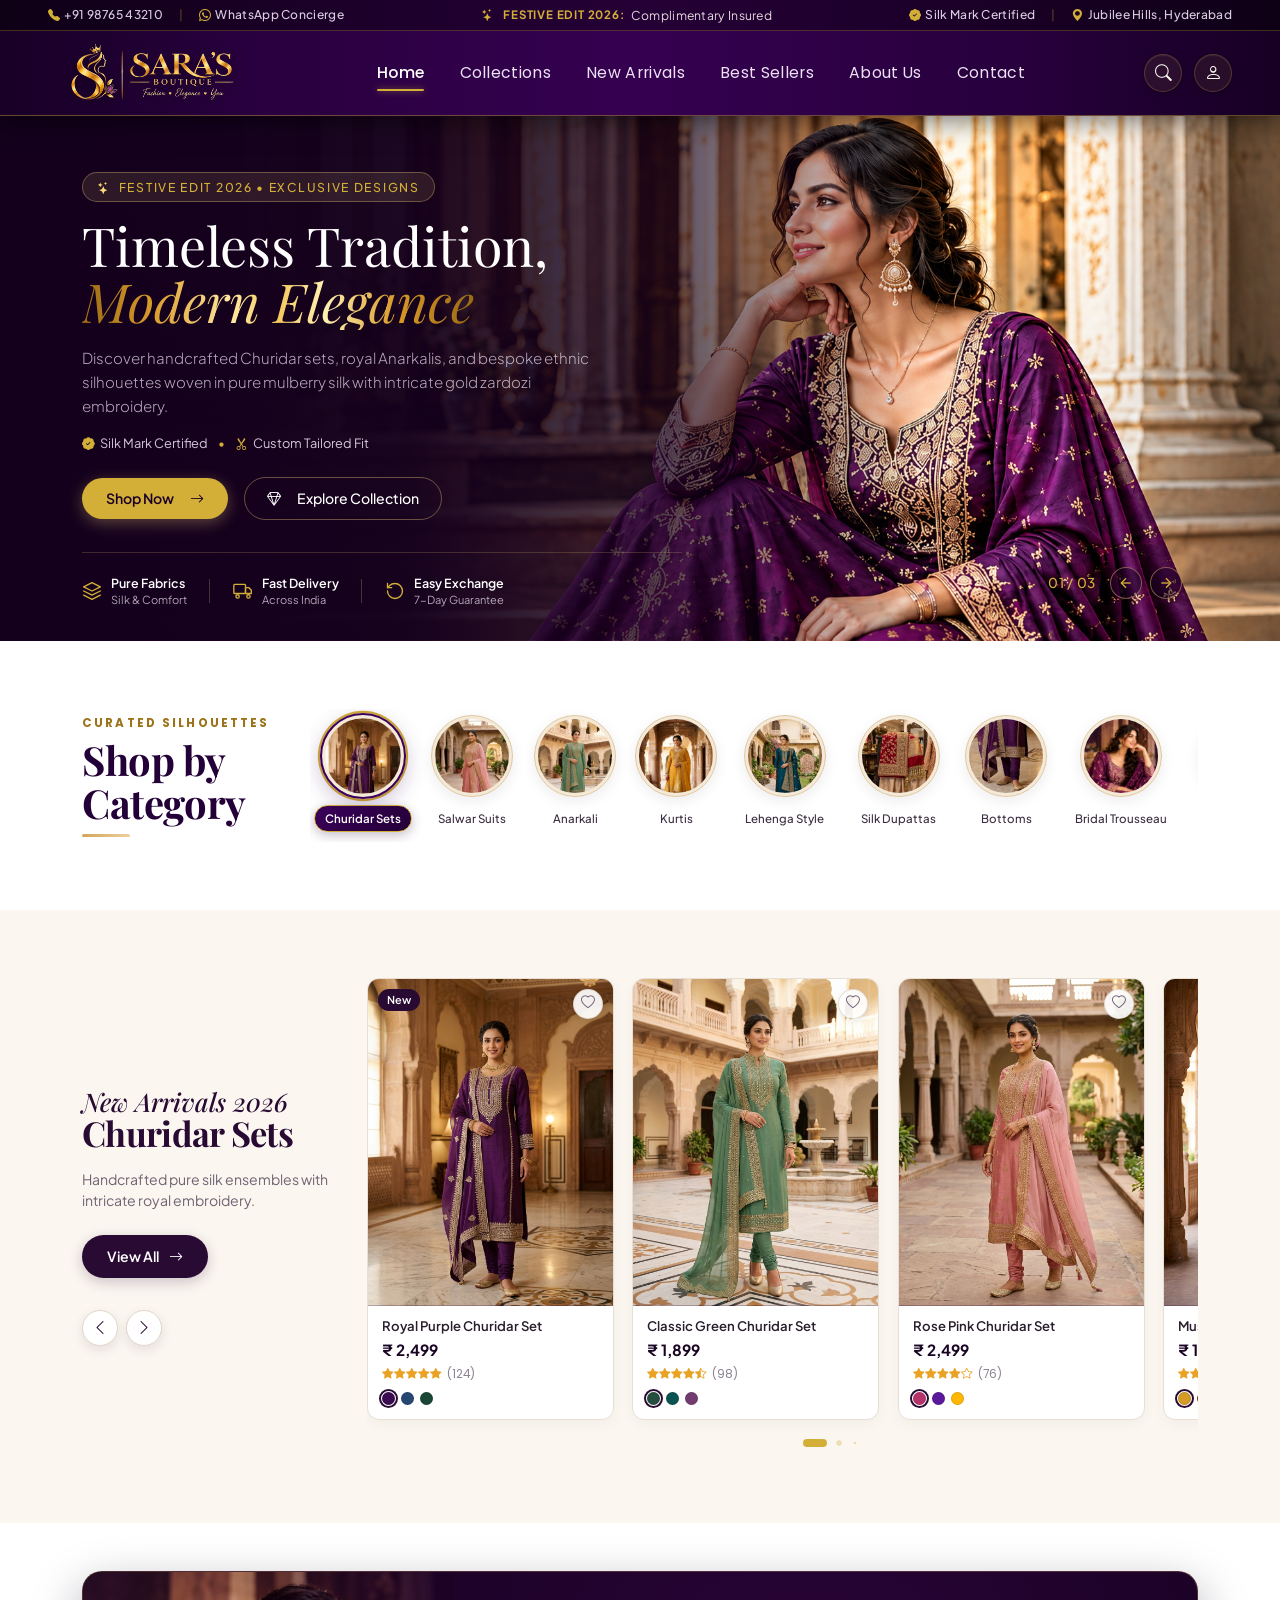
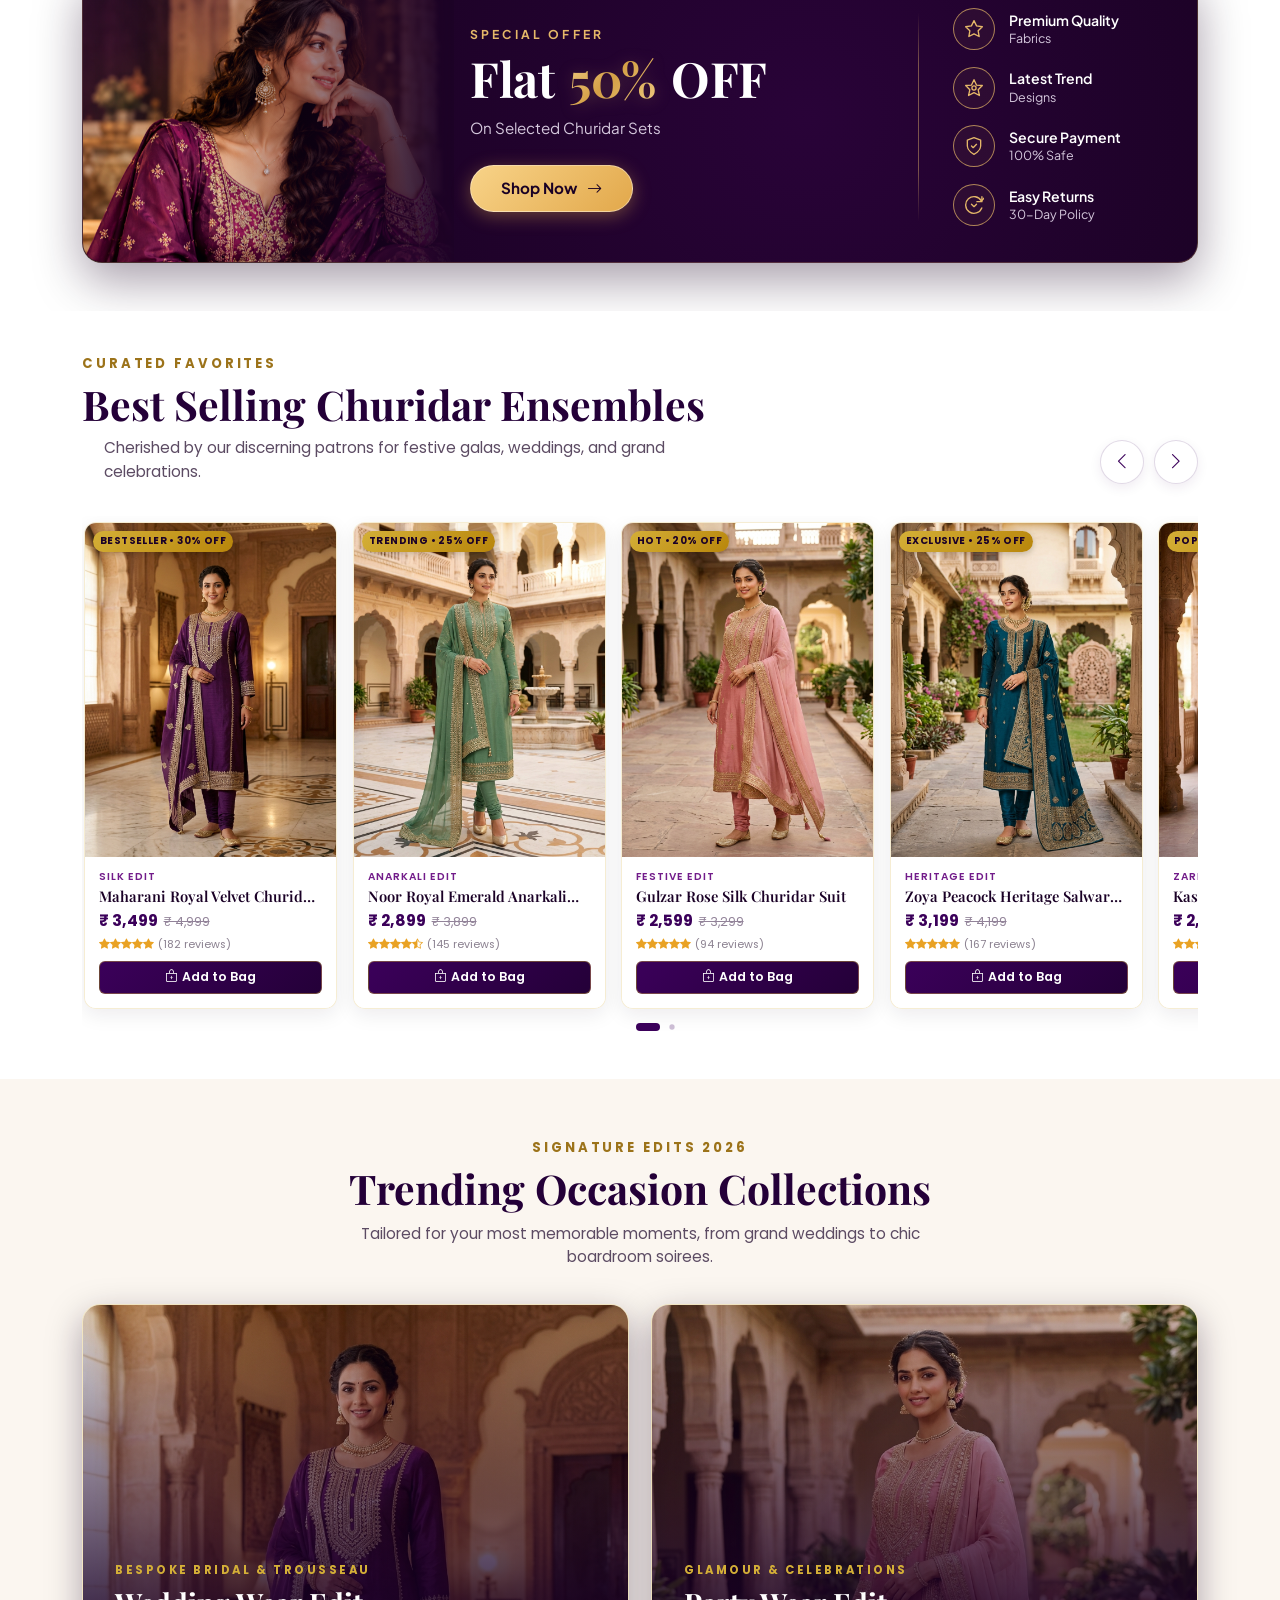
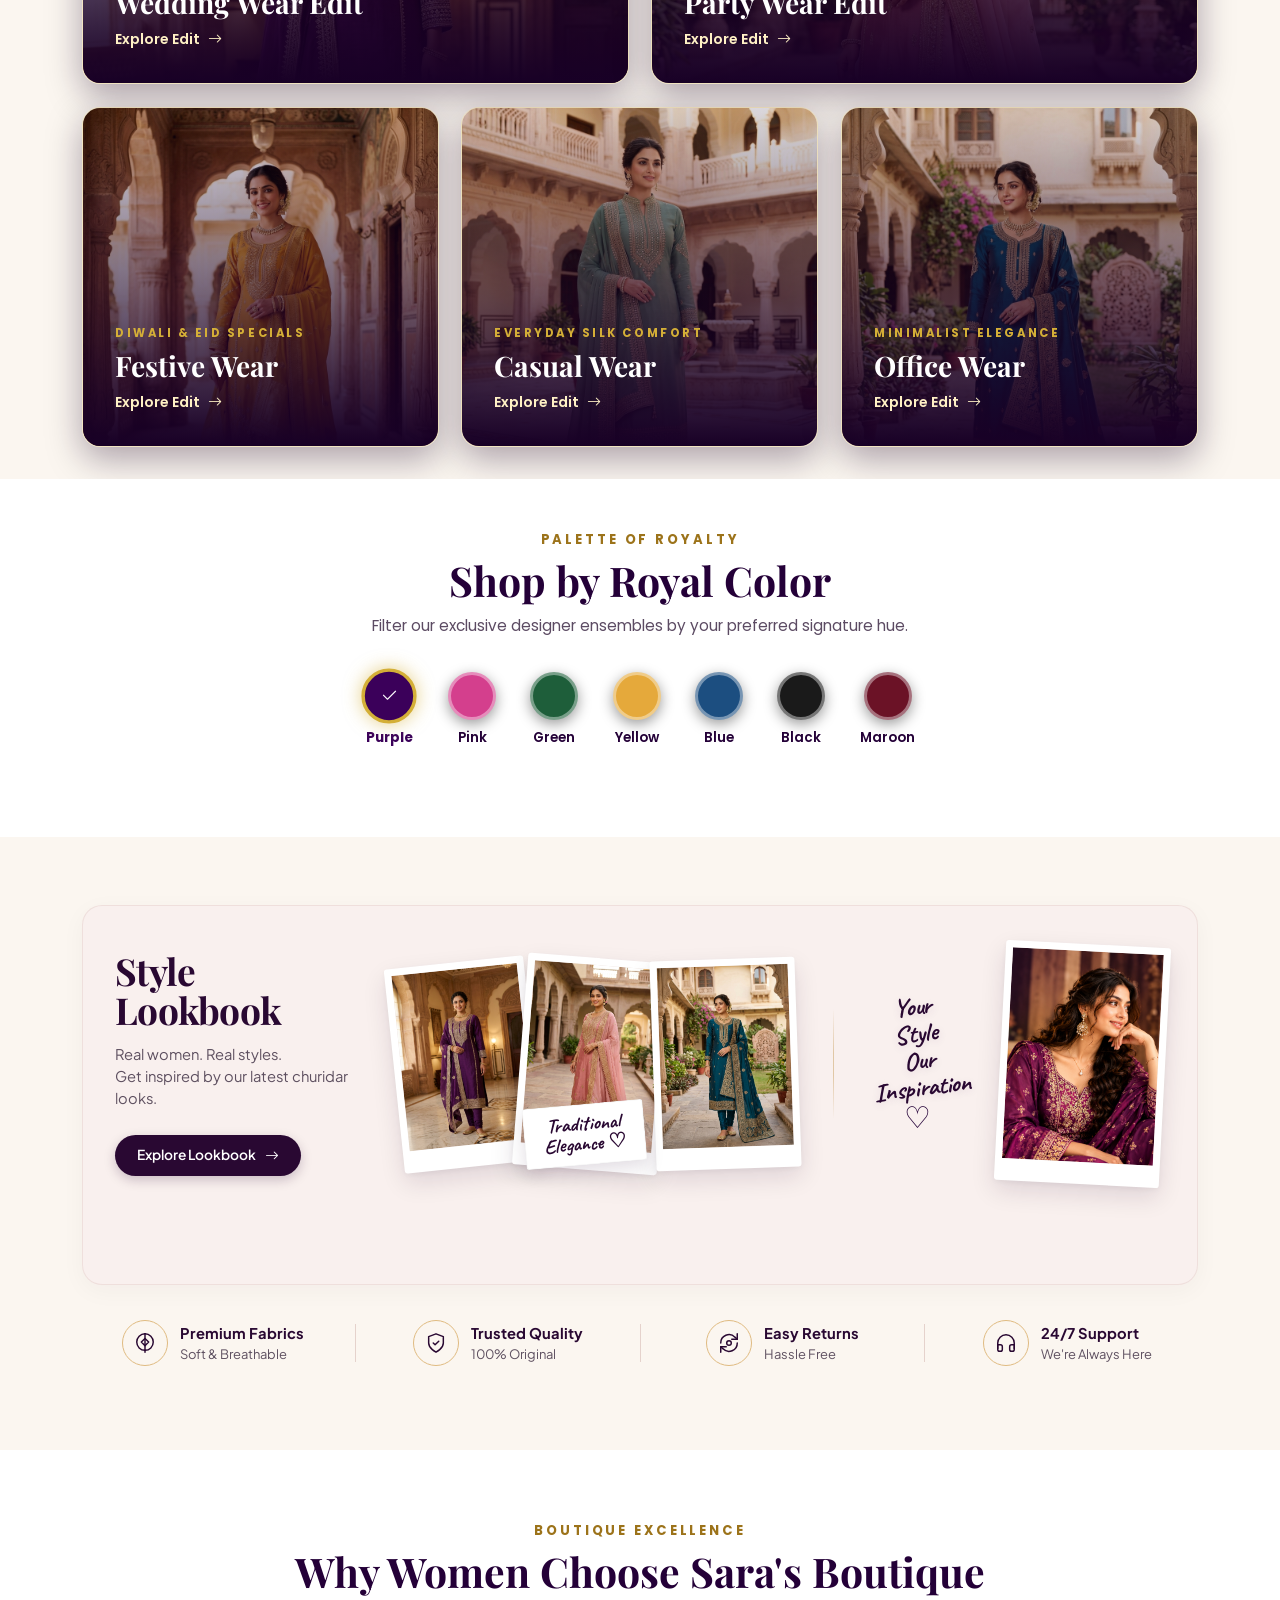
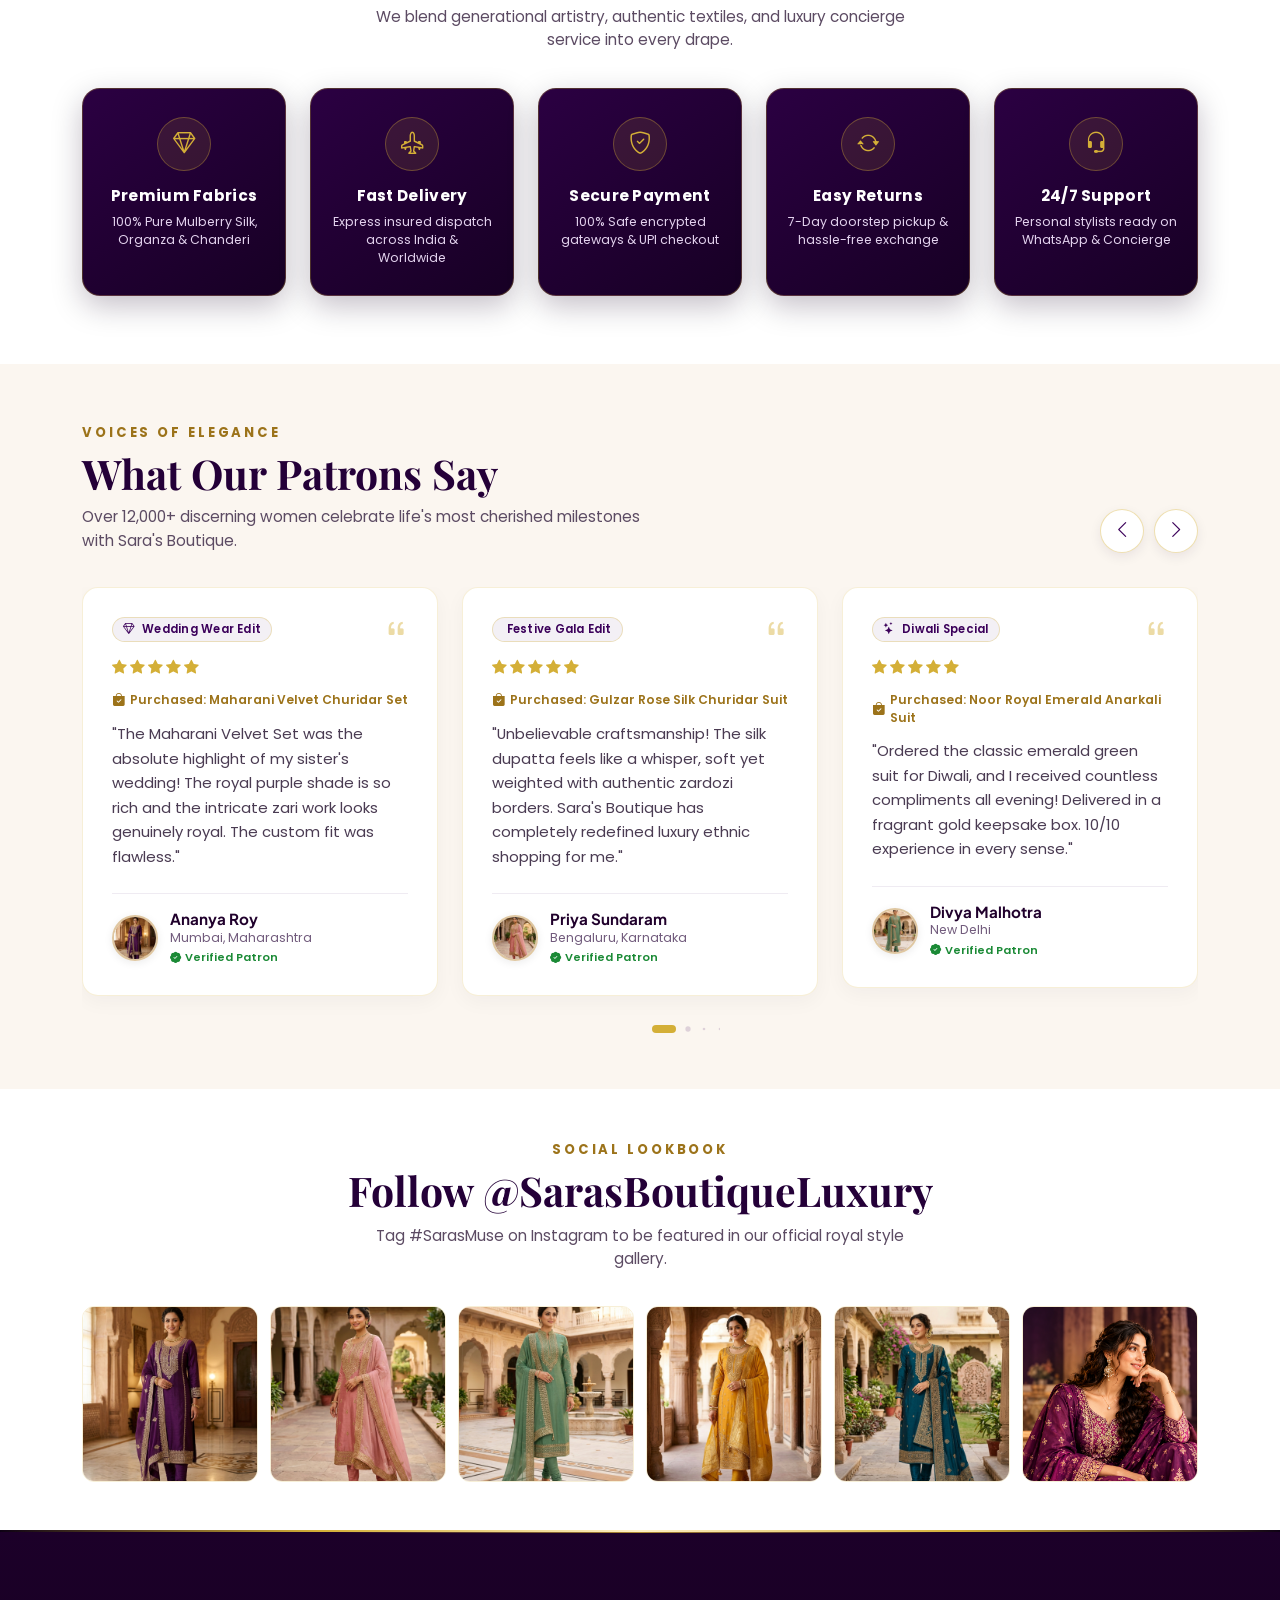
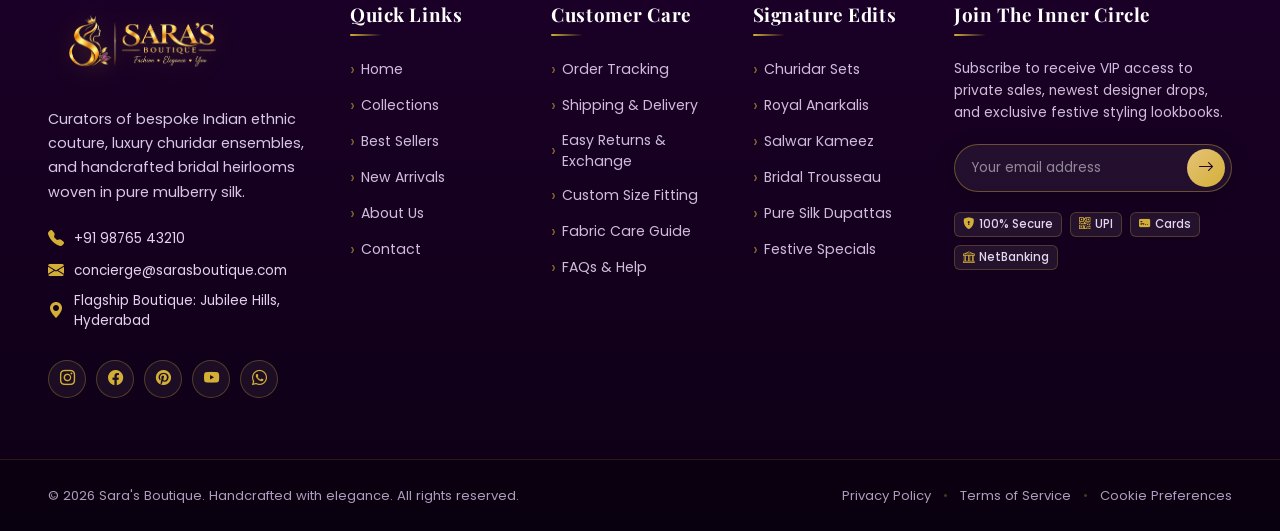
<file: index.html>
<!DOCTYPE html>
<html lang="en">

<head>
    <meta charset="UTF-8">
    <meta name="viewport" content="width=device-width, initial-scale=1.0">
    <title>Sara's Boutique | Luxury Indian Ethnic Fashion &amp; Designer Churidar Sets</title>
    <meta name="description"
        content="Discover handcrafted luxury Indian ethnic fashion at Sara's Boutique. Shop exclusive Churidar Sets, royal Anarkalis, designer Salwar Suits, and Silk Dupattas woven in pure mulberry silk with zardozi embroidery.">
    <meta name="keywords"
        content="Sara's Boutique, Churidar sets, designer salwar suits, royal anarkali, silk dupattas, indian ethnic wear, bridal trousseau, festive wear">
    <meta name="author" content="Sara's Boutique">
    <meta name="theme-color" content="#180026">
    <link rel="canonical" href="http://127.0.0.1:5500/index.html">

    <!-- Open Graph / Social SEO -->
    <meta property="og:type" content="website">
    <meta property="og:title" content="Sara's Boutique | Luxury Indian Ethnic Fashion &amp; Designer Churidar Sets">
    <meta property="og:description"
        content="Handcrafted designer Churidar sets, royal Anarkalis, and pure silk ethnic ensembles for festive galas, weddings, and celebrations.">
    <meta property="og:image" content="img/offbanner.png">
    <meta property="og:url" content="http://127.0.0.1:5500/index.html">

    <!-- Twitter Card SEO -->
    <meta name="twitter:card" content="summary_large_image">
    <meta name="twitter:title" content="Sara's Boutique | Luxury Indian Ethnic Fashion">
    <meta name="twitter:description"
        content="Handcrafted designer Churidar sets, royal Anarkalis, and pure silk ethnic ensembles.">
    <meta name="twitter:image" content="img/offbanner.png">

    <!-- Schema.org JSON-LD Structured Data for SEO -->
    <script type="application/ld+json">
    {
      "@context": "https://schema.org",
      "@type": "ClothingStore",
      "name": "Sara's Boutique",
      "description": "Luxury Indian Ethnic Fashion & Designer Churidar Sets",
      "url": "http://127.0.0.1:5500/index.html",
      "logo": "img/logo1.png",
      "image": "img/offbanner.png",
      "telephone": "+91-9876543210",
      "email": "concierge@sarasboutique.com",
      "priceRange": "₹₹ - ₹₹₹₹",
      "address": {
        "@type": "PostalAddress",
        "streetAddress": "Jubilee Hills",
        "addressLocality": "Hyderabad",
        "addressRegion": "Telangana",
        "addressCountry": "IN"
      },
      "potentialAction": {
        "@type": "SearchAction",
        "target": "http://127.0.0.1:5500/index.html#shop?q={search_term_string}",
        "query-input": "required name=search_term_string"
      }
    }
    </script>

    <!-- Google Fonts: Cormorant Garamond, Playfair Display, Cinzel, Poppins, Plus Jakarta Sans -->
    <link rel="preconnect" href="https://fonts.googleapis.com">
    <link rel="preconnect" href="https://fonts.gstatic.com" crossorigin>
    <link
        href="https://fonts.googleapis.com/css2?family=Caveat:wght@400;600;700&family=Cinzel:wght@400;500;600;700&family=Cormorant+Garamond:ital,wght@0,500;0,600;0,700;1,500;1,600;1,700&family=Playfair+Display:ital,wght@0,400;0,600;0,700;1,400;1,600;1,700&family=Plus+Jakarta+Sans:wght@400;500;600;700&family=Poppins:wght@300;400;500;600;700&display=swap"
        rel="stylesheet">

    <!-- Bootstrap 5 CSS -->
    <link href="https://cdn.jsdelivr.net/npm/bootstrap@5.3.3/dist/css/bootstrap.min.css" rel="stylesheet">

    <!-- Bootstrap Icons -->
    <link rel="stylesheet" href="https://cdn.jsdelivr.net/npm/bootstrap-icons@1.11.3/font/bootstrap-icons.min.css">

    <!-- Swiper.js CSS -->
    <link rel="stylesheet" href="https://cdn.jsdelivr.net/npm/swiper@11/swiper-bundle.min.css">

    <!-- Custom Luxury Stylesheet -->
    <link rel="stylesheet" href="css/style.css">

    <!-- Modern 2026 Scroll Animation Stylesheet -->
    <link rel="stylesheet" href="css/scroll-animation.css">
</head>

<body>

    <!-- ===================== LUXURY TOP SMALL HEADER ===================== -->
    <aside class="luxury-top-bar" aria-label="Store Announcement and Concierge Bar">
        <div class="container-fluid px-lg-5 px-3">
            <div class="d-flex align-items-center justify-content-between">

                <!-- Left: Boutique Helpline & WhatsApp Concierge -->
                <div class="top-bar-left d-none d-md-flex align-items-center gap-3">
                    <a href="tel:+919876543210" title="Direct Boutique Concierge Helpline">
                        <i class="bi bi-telephone-fill text-gold me-1"></i>
                        <span>+91 98765 43210</span>
                    </a>
                    <span class="top-bar-divider d-none d-xl-inline">|</span>
                    <a href="https://wa.me/919876543210" target="_blank" class="d-none d-xl-inline-flex"
                        title="Chat on WhatsApp" rel="noopener">
                        <i class="bi bi-whatsapp text-gold me-1"></i>
                        <span>WhatsApp Concierge</span>
                    </a>
                </div>

                <!-- Center: Luxury Announcement Highlight -->
                <div class="top-bar-center text-center flex-grow-1 mx-2">
                    <div class="top-bar-announcement">
                        <span class="gold-sparkle me-1"><i class="bi bi-stars"></i></span>
                        <span class="announcement-highlight">Festive Edit 2026:</span>
                        <span class="announcement-text d-none d-sm-inline">Complimentary Insured</span>
                        <span class="announcement-text d-inline d-sm-none">Complimentary Insured Shipping</span>
                    </div>
                </div>

                <!-- Right: Silk Mark Certified, Flagship Store & Currency -->
                <div class="top-bar-right d-none d-md-flex align-items-center gap-3 justify-content-end">
                    <span class="top-bar-badge d-none d-lg-inline-flex" title="100% Certified Pure Silk">
                        <i class="bi bi-patch-check-fill text-gold me-1"></i>
                        <span>Silk Mark Certified</span>
                    </span>
                    <span class="top-bar-divider d-none d-lg-inline">|</span>
                    <span class="top-bar-location d-none d-xl-inline-flex" title="Our Flagship Store">
                        <i class="bi bi-geo-alt-fill text-gold me-1"></i>
                        <span>Jubilee Hills, Hyderabad</span>
                    </span>

                </div>

            </div>
        </div>
    </aside>

    <header class="luxury-header">
        <div class="container-fluid px-lg-5 px-3">
            <div class="d-flex align-items-center justify-content-between">

                <!-- BRAND / LOGO -->
                <a href="index.html" class="brand-container" aria-label="Sara's Boutique Home">
                    <img src="img/logo1.png" alt="Sara's Boutique - Fashion · Elegance · You" class="brand-logo-img">
                </a>

                <nav class="d-none d-lg-block">
                    <ul class="nav-luxury-links">
                        <li><a href="index.html" class="nav-luxury-link active">Home</a></li>
                        <li><a href="collection.html" class="nav-luxury-link">Collections</a></li>
                        <li><a href="index.html#newarrivals" class="nav-luxury-link">New Arrivals</a></li>
                        <li><a href="index.html#bestsellers" class="nav-luxury-link">Best Sellers</a></li>
                        <li><a href="about.html" class="nav-luxury-link">About Us</a></li>
                        <li><a href="contact.html" class="nav-luxury-link">Contact</a></li>
                    </ul>
                </nav>

                <div class="d-flex align-items-center gap-3">
                    <div class="nav-actions">
                        <!-- Search Icon -->
                        <button type="button" class="action-icon-btn" data-bs-toggle="modal"
                            data-bs-target="#searchModal" title="Search Collection" aria-label="Search">
                            <i class="bi bi-search"></i>
                        </button>

                        <!-- User profile / Account Login -->
                        <a href="index.html#account" class="action-icon-btn" title="Account / Login"
                            aria-label="Account">
                            <i class="bi bi-person"></i>
                        </a>

                        <!-- Cart icon with luxury gold circle badge "0" -->
                        <!--  x <a href="index.html#cart" class="action-icon-btn position-relative" title="Shopping Bag"
                            id="cartBtn" aria-label="Shopping Bag">
                            <i class="bi bi-bag"></i>
                            <span class="badge-cart-gold" id="cartCount">0</span>
                        </a> --> 
                    </div>

                    <!-- Mobile Hamburger Toggle -->
                    <button class="luxury-toggler d-lg-none" type="button" data-bs-toggle="offcanvas"
                        data-bs-target="#mobileMenu" aria-controls="mobileMenu" aria-label="Toggle navigation">
                        <i class="bi bi-list"></i>
                    </button>
                </div>

            </div>
        </div>
    </header>

    <div class="offcanvas offcanvas-end offcanvas-luxury" tabindex="-1" id="mobileMenu"
        aria-labelledby="mobileMenuLabel">
        <div class="offcanvas-header border-bottom border-warning border-opacity-25 pb-3">
            <div class="d-flex align-items-center gap-2">
                <img src="img/logo1.png" alt="Sara's Boutique"
                    style="height: 52px; width: auto; object-fit: contain; filter: drop-shadow(0 2px 6px rgba(0,0,0,0.5)) drop-shadow(0 0 10px rgba(212,175,55,0.3));">
            </div>
            <button type="button" class="btn-close btn-close-white" data-bs-dismiss="offcanvas"
                aria-label="Close"></button>
        </div>
        <div class="offcanvas-body d-flex flex-column justify-content-between pt-4">
            <ul class="nav flex-column gap-3">
                <li class="nav-item">
                    <a class="nav-luxury-link active fs-5" href="index.html" data-bs-dismiss="offcanvas">Home</a>
                </li>
                <li class="nav-item">
                    <a class="nav-luxury-link fs-5" href="collection.html">Collections</a>
                </li>
                <li class="nav-item">
                    <a class="nav-luxury-link fs-5" href="index.html#newarrivals" data-bs-dismiss="offcanvas">New
                        Arrivals</a>
                </li>
                <li class="nav-item">
                    <a class="nav-luxury-link fs-5" href="index.html#bestsellers" data-bs-dismiss="offcanvas">Best
                        Sellers</a>
                </li>
                <li class="nav-item">
                    <a class="nav-luxury-link fs-5" href="about.html">About Us</a>
                </li>
                <li class="nav-item">
                    <a class="nav-luxury-link fs-5" href="contact.html">Contact</a>
                </li>
            </ul>

            <div class="pt-4 border-top border-warning border-opacity-25">
                <p class="brand-tagline text-center mb-2 fs-5">Fashion · Elegance · You</p>
                <div class="d-flex justify-content-center gap-4 text-secondary mt-3">
                    <a href="#instagram" class="text-decoration-none" style="color: var(--gold);"><i
                            class="bi bi-instagram fs-5"></i></a>
                    <a href="#pinterest" class="text-decoration-none" style="color: var(--gold);"><i
                            class="bi bi-pinterest fs-5"></i></a>
                    <a href="#facebook" class="text-decoration-none" style="color: var(--gold);"><i
                            class="bi bi-facebook fs-5"></i></a>
                </div>
            </div>
        </div>
    </div>

    <div class="modal fade" id="searchModal" tabindex="-1" aria-hidden="true">
        <div class="modal-dialog modal-dialog-centered">
            <div class="modal-content search-modal-content p-4">
                <div class="d-flex justify-content-between align-items-center mb-3">
                    <h5 class="modal-title font-serif text-white m-0" style="font-family: var(--heading-font);">Search
                        Collection</h5>
                    <button type="button" class="btn-close btn-close-white" data-bs-dismiss="modal"
                        aria-label="Close"></button>
                </div>
                <div class="position-relative">
                    <input type="text" class="form-control search-input"
                        placeholder="Search silk gowns, dresses, accessories...">
                    <i class="bi bi-search position-absolute top-50 end-0 translate-middle-y me-3 text-warning"></i>
                </div>
            </div>
        </div>
    </div>
    <!-- ===================== HERO BANNER SECTION ===================== -->
    <section class="hero-banner-section" id="home">
        <div class="container h-100">
            <div class="hero-banner-wrapper">

                <!-- Left Content Column -->
                <div class="hero-banner-content">
                    <div class="hero-tag-pill hero-load-item">
                        <i class="bi bi-stars"></i> Festive Edit 2026 • Exclusive Designs
                    </div>

                    <h1 class="hero-main-title hero-load-item delay-1">
                        Timeless Tradition,<br>
                        <span class="title-italic-gold">Modern Elegance</span>
                    </h1>

                    <p class="hero-desc hero-load-item delay-2">
                        Discover handcrafted Churidar sets, royal Anarkalis, and bespoke ethnic silhouettes woven in
                        pure mulberry silk with intricate gold zardozi embroidery.
                    </p>

                    <!-- Quick Highlight Badges -->
                    <div class="hero-meta-strip hero-load-item delay-2">
                        <span class="meta-item"><i class="bi bi-patch-check-fill text-gold"></i> Silk Mark
                            Certified</span>
                        <span class="meta-dot">•</span>
                        <span class="meta-item"><i class="bi bi-scissors text-gold"></i> Custom Tailored Fit</span>
                    </div>

                    <!-- Action Buttons -->
                    <div class="d-flex align-items-center gap-3 flex-wrap hero-btn-group hero-load-item delay-3">
                        <a href="collection.html" class="hero-shop-btn">
                            Shop Now
                            <i class="bi bi-arrow-right ms-2"></i>
                        </a>
                        <a href="collection.html" class="hero-outline-btn">
                            <i class="bi bi-gem me-2"></i> Explore Collection
                        </a>
                    </div>

                    <!-- Embedded Feature Strip -->
                    <div class="hero-features-bar hero-load-item delay-4" aria-label="Store Features">
                        <div class="hero-features-group">
                            <!-- Premium Fabrics -->
                            <div class="feature-item">
                                <div class="feature-icon-svg">
                                    <svg viewBox="0 0 24 24" width="20" height="20" fill="none" stroke="currentColor"
                                        stroke-width="1.6" stroke-linecap="round" stroke-linejoin="round">
                                        <path d="M12 2L2 7l10 5 10-5-10-5z"></path>
                                        <path d="M2 17l10 5 10-5"></path>
                                        <path d="M2 12l10 5 10-5"></path>
                                    </svg>
                                </div>
                                <div class="feature-text">
                                    <span class="feature-title">Pure Fabrics</span>
                                    <span class="feature-subtitle">Silk & Comfort</span>
                                </div>
                            </div>

                            

                            <div class="feature-divider"></div>

                            <!-- Fast Delivery -->
                            <div class="feature-item">
                                <div class="feature-icon-svg">
                                    <svg viewBox="0 0 24 24" width="20" height="20" fill="none" stroke="currentColor"
                                        stroke-width="1.6" stroke-linecap="round" stroke-linejoin="round">
                                        <rect x="1" y="4" width="14" height="11" rx="1"></rect>
                                        <path d="M15 8h4l3 3v4h-7V8z"></path>
                                        <circle cx="5.5" cy="18.5" r="2"></circle>
                                        <circle cx="18.5" cy="18.5" r="2"></circle>
                                    </svg>
                                </div>
                                <div class="feature-text">
                                    <span class="feature-title">Fast Delivery</span>
                                    <span class="feature-subtitle">Across India</span>
                                </div>
                            </div>

                            <div class="feature-divider"></div>

                            <!-- Easy Returns -->
                            <div class="feature-item">
                                <div class="feature-icon-svg">
                                    <svg viewBox="0 0 24 24" width="20" height="20" fill="none" stroke="currentColor"
                                        stroke-width="1.6" stroke-linecap="round" stroke-linejoin="round">
                                        <path d="M3 12a9 9 0 1 0 9-9 9.75 9.75 0 0 0-6.74 2.74L3 8"></path>
                                        <path d="M3 3v5h5"></path>
                                    </svg>
                                </div>
                                <div class="feature-text">
                                    <span class="feature-title">Easy Exchange</span>
                                    <span class="feature-subtitle">7-Day Guarantee</span>
                                </div>
                            </div>

                        </div>
                    </div>
                </div>

                <!-- Right Overlay Slider Controls -->
                <div class="hero-slider-nav">
                    <span class="slider-counter" id="bannerCounter">01 / 03</span>
                    <button class="nav-arrow" id="bannerPrevBtn" aria-label="Previous Highlight">
                        <svg width="16" height="16" viewBox="0 0 24 24" fill="none" stroke="currentColor"
                            stroke-width="2">
                            <line x1="19" y1="12" x2="5" y2="12"></line>
                            <polyline points="12 19 5 12 12 5"></polyline>
                        </svg>
                    </button>
                    <button class="nav-arrow" id="bannerNextBtn" aria-label="Next Highlight">
                        <svg width="16" height="16" viewBox="0 0 24 24" fill="none" stroke="currentColor"
                            stroke-width="2">
                            <line x1="5" y1="12" x2="19" y2="12"></line>
                            <polyline points="12 5 19 12 12 19"></polyline>
                        </svg>
                    </button>
                </div>

            </div>
        </div>
    </section>

    <!-- ===================== MAIN CONTENT WRAPPER ===================== -->
    <main id="mainContent">

        <!-- ===================== 1. SHOP BY CATEGORY (White Background) ===================== -->
        <section class="category-section section-bg-white luxury-section-pad" id="categories"
            aria-label="Shop by Category">
            <div class="container">
                <div
                    class="category-row-wrapper d-flex flex-column flex-xl-row align-items-xl-center justify-content-between">

                    <!-- Category Title Column -->
                    <div class="category-title-box me-xl-4 pe-xl-3 mb-3 mb-xl-0 flex-shrink-0 reveal-left">
                        <span class="category-eyebrow-mini">Curated Silhouettes</span>
                        <h2 class="serif-title mb-0 fs-1">
                            Shop by<br>Category
                        </h2>
                        <div class="title-gold-bar"></div>
                    </div>

                    <!-- Category Circular Items List -->
                    <div class="category-scroll-container d-flex align-items-center stagger-group">

                        <!-- 1. Churidar Sets (Active) -->
                        <a href="collection.html" class="category-item active stagger-item" data-category="churidar">
                            <div class="category-avatar-wrapper">
                                <img src="img/card_purple.jpg" alt="Churidar Sets" class="category-avatar-img">
                            </div>
                            <span class="category-pill">Churidar Sets</span>
                        </a>

                        <!-- 2. Salwar Suits -->
                        <a href="collection.html" class="category-item stagger-item" data-category="salwar">
                            <div class="category-avatar-wrapper">
                                <img src="img/card_pink.jpg" alt="Salwar Suits" class="category-avatar-img">
                            </div>
                            <span class="category-pill">Salwar Suits</span>
                        </a>

                        <!-- 3. Anarkali -->
                        <a href="collection.html" class="category-item stagger-item" data-category="anarkali">
                            <div class="category-avatar-wrapper">
                                <img src="img/card_green.jpg" alt="Anarkali" class="category-avatar-img">
                            </div>
                            <span class="category-pill">Anarkali</span>
                        </a>

                        <!-- 4. Kurtis -->
                        <a href="collection.html" class="category-item stagger-item" data-category="kurtis">
                            <div class="category-avatar-wrapper">
                                <img src="img/card_mustard.jpg" alt="Kurtis" class="category-avatar-img">
                            </div>
                            <span class="category-pill">Kurtis</span>
                        </a>

                        <!-- 5. Lehenga Style -->
                        <a href="collection.html" class="category-item stagger-item" data-category="lehenga">
                            <div class="category-avatar-wrapper">
                                <img src="img/card_teal.jpg" alt="Lehenga Style" class="category-avatar-img">
                            </div>
                            <span class="category-pill">Lehenga Style</span>
                        </a>

                        <!-- 6. Dupatta -->
                        <a href="collection.html" class="category-item stagger-item" data-category="dupatta">
                            <div class="category-avatar-wrapper">
                                <img src="img/cat_dupatta.jpg" alt="Dupatta" class="category-avatar-img no-zoom">
                            </div>
                            <span class="category-pill">Silk Dupattas</span>
                        </a>

                        <!-- 7. Bottoms -->
                        <a href="collection.html" class="category-item stagger-item" data-category="bottoms">
                            <div class="category-avatar-wrapper">
                                <img src="img/cat_bottoms.jpg" alt="Bottoms" class="category-avatar-img no-zoom">
                            </div>
                            <span class="category-pill">Bottoms</span>
                        </a>

                        <!-- 8. Bridal Trousseau -->
                        <a href="collection.html" class="category-item" data-category="bridal">
                            <div class="category-avatar-wrapper">
                                <img src="img/offbanner.png" alt="Bridal Trousseau" class="category-avatar-img">
                            </div>
                            <span class="category-pill">Bridal Trousseau</span>
                        </a>

                        <!-- 9. Palazzo Sets -->
                        <a href="collection.html" class="category-item" data-category="palazzo">
                            <div class="category-avatar-wrapper">
                                <img src="img/card_pink.jpg" alt="Palazzo Sets" class="category-avatar-img">
                            </div>
                            <span class="category-pill">Palazzo Sets</span>
                        </a>

                        <!-- 10. Festive Silks -->
                        <a href="collection.html" class="category-item" data-category="festive">
                            <div class="category-avatar-wrapper">
                                <img src="img/card_mustard.jpg" alt="Festive Silks" class="category-avatar-img">
                            </div>
                            <span class="category-pill">Festive Silks</span>
                        </a>

                    </div>
                </div>
            </div>
        </section>

        <!-- ===================== 2. NEW ARRIVALS SWIPER (Ivory Background #fbf6f0) ===================== -->
        <section class="trending-section section-bg-ivory luxury-section-pad" id="newarrivals"
            aria-label="New Arrivals - Trending Churidar Sets">
            <div class="container">
                <div class="row align-items-center">

                    <!-- Left Intro Column (Sticky / Heading / CTA) -->
                    <div class="col-12 col-lg-3 trending-side-col pe-xl-4 reveal-left">
                        <div class="d-flex flex-column align-items-start">
                            <span class="trending-eyebrow">New Arrivals 2026</span>
                            <h3 class="trending-main mb-3">Churidar Sets</h3>
                            <p class="trending-subtitle mb-4">
                                Handcrafted pure silk ensembles with intricate royal embroidery.
                            </p>
                            <a href="collection.html" class="btn-view-all">
                                <span>View All</span>
                                <i class="bi bi-arrow-right"></i>
                            </a>

                            <!-- Swiper Navigation Controls -->
                            <div class="d-flex align-items-center gap-2 mt-4 pt-2">
                                <button class="slider-arrow-btn swiper-btn-prev-custom" id="swiperPrev"
                                    aria-label="Previous slide">
                                    <i class="bi bi-chevron-left"></i>
                                </button>
                                <button class="slider-arrow-btn swiper-btn-next-custom" id="swiperNext"
                                    aria-label="Next slide">
                                    <i class="bi bi-chevron-right"></i>
                                </button>
                            </div>
                        </div>
                    </div>

                    <!-- Right Products Swiper Slider -->
                    <div class="col-12 col-lg-9">
                        <div class="product-carousel-wrapper">

                            <!-- Swiper Container with Stagger Group for one-by-one card entry -->
                            <div class="swiper products-swiper stagger-group" id="productsSwiper">
                                <div class="swiper-wrapper">

                                    <!-- SLIDE 1: Royal Purple Churidar Set -->
                                    <div class="swiper-slide">
                                        <article class="product-card stagger-item" data-product-id="1">
                                            <div class="card-img-box">
                                                <span class="badge-new">New</span>
                                                <button class="btn-wishlist" aria-label="Add to wishlist"><i
                                                        class="bi bi-heart"></i></button>
                                                <a href="productdetail.html"
                                                    class="d-block w-100 h-100 overflow-hidden"><img
                                                        src="img/card_purple.jpg" alt="Royal Purple Churidar Set"
                                                        loading="lazy"></a>
                                                <button class="card-quick-add" onclick="addToBag()"><i
                                                        class="bi bi-bag-plus"></i> Quick Add</button>
                                            </div>
                                            <div class="card-body-content">
                                                <a href="productdetail.html" class="text-decoration-none text-reset">
                                                    <h4 class="card-item-title" title="Royal Purple Churidar Set">Royal
                                                        Purple Churidar Set</h4>
                                                </a>
                                                <div class="card-item-price">₹ 2,499</div>
                                                <div class="card-rating-row">
                                                    <div class="stars-gold"><i class="bi bi-star-fill"></i><i
                                                            class="bi bi-star-fill"></i><i
                                                            class="bi bi-star-fill"></i><i
                                                            class="bi bi-star-fill"></i><i class="bi bi-star-fill"></i>
                                                    </div>
                                                    <span class="card-rating-count">(124)</span>
                                                </div>
                                                <div class="swatches-row">
                                                    <span class="swatch-dot active" style="background-color:#3b0b52"
                                                        title="Royal Purple"></span>
                                                    <span class="swatch-dot" style="background-color:#274773"
                                                        title="Midnight Blue"></span>
                                                    <span class="swatch-dot" style="background-color:#194635"
                                                        title="Forest Green"></span>
                                                </div>
                                            </div>
                                        </article>
                                    </div>

                                    <!-- SLIDE 2: Classic Green Churidar Set -->
                                    <div class="swiper-slide">
                                        <article class="product-card stagger-item" data-product-id="2">
                                            <div class="card-img-box">
                                                <button class="btn-wishlist" aria-label="Add to wishlist"><i
                                                        class="bi bi-heart"></i></button>
                                                <a href="productdetail.html"
                                                    class="d-block w-100 h-100 overflow-hidden"><img
                                                        src="img/card_green.jpg" alt="Classic Green Churidar Set"
                                                        loading="lazy"></a>
                                                <button class="card-quick-add" onclick="addToBag()"><i
                                                        class="bi bi-bag-plus"></i> Quick Add</button>
                                            </div>
                                            <div class="card-body-content">
                                                <a href="productdetail.html" class="text-decoration-none text-reset">
                                                    <h4 class="card-item-title" title="Classic Green Churidar Set">
                                                        Classic
                                                        Green Churidar Set</h4>
                                                </a>
                                                <div class="card-item-price">₹ 1,899</div>
                                                <div class="card-rating-row">
                                                    <div class="stars-gold"><i class="bi bi-star-fill"></i><i
                                                            class="bi bi-star-fill"></i><i
                                                            class="bi bi-star-fill"></i><i
                                                            class="bi bi-star-fill"></i><i class="bi bi-star-half"></i>
                                                    </div>
                                                    <span class="card-rating-count">(98)</span>
                                                </div>
                                                <div class="swatches-row">
                                                    <span class="swatch-dot active" style="background-color:#264e3e"
                                                        title="Classic Olive"></span>
                                                    <span class="swatch-dot" style="background-color:#0b5351"
                                                        title="Emerald Teal"></span>
                                                    <span class="swatch-dot" style="background-color:#723c70"
                                                        title="Deep Mauve"></span>
                                                </div>
                                            </div>
                                        </article>
                                    </div>

                                    <!-- SLIDE 3: Rose Pink Churidar Set -->
                                    <div class="swiper-slide">
                                        <article class="product-card stagger-item" data-product-id="3">
                                            <div class="card-img-box">
                                                <button class="btn-wishlist" aria-label="Add to wishlist"><i
                                                        class="bi bi-heart"></i></button>
                                                <a href="productdetail.html"
                                                    class="d-block w-100 h-100 overflow-hidden"><img
                                                        src="img/card_pink.jpg" alt="Rose Pink Churidar Set"
                                                        loading="lazy"></a>
                                                <button class="card-quick-add" onclick="addToBag()"><i
                                                        class="bi bi-bag-plus"></i> Quick Add</button>
                                            </div>
                                            <div class="card-body-content">
                                                <a href="productdetail.html" class="text-decoration-none text-reset">
                                                    <h4 class="card-item-title" title="Rose Pink Churidar Set">Rose Pink
                                                        Churidar Set</h4>
                                                </a>
                                                <div class="card-item-price">₹ 2,499</div>
                                                <div class="card-rating-row">
                                                    <div class="stars-gold"><i class="bi bi-star-fill"></i><i
                                                            class="bi bi-star-fill"></i><i
                                                            class="bi bi-star-fill"></i><i
                                                            class="bi bi-star-fill"></i><i class="bi bi-star"></i></div>
                                                    <span class="card-rating-count">(76)</span>
                                                </div>
                                                <div class="swatches-row">
                                                    <span class="swatch-dot active" style="background-color:#b7326a"
                                                        title="Rose Pink"></span>
                                                    <span class="swatch-dot" style="background-color:#5a189a"
                                                        title="Violet Plum"></span>
                                                    <span class="swatch-dot" style="background-color:#ffb703"
                                                        title="Marigold"></span>
                                                </div>
                                            </div>
                                        </article>
                                    </div>

                                    <!-- SLIDE 4: Mustard Yellow Set -->
                                    <div class="swiper-slide">
                                        <article class="product-card stagger-item" data-product-id="4">
                                            <div class="card-img-box">
                                                <button class="btn-wishlist" aria-label="Add to wishlist"><i
                                                        class="bi bi-heart"></i></button>
                                                <a href="productdetail.html"
                                                    class="d-block w-100 h-100 overflow-hidden"><img
                                                        src="img/card_mustard.jpg" alt="Mustard Yellow Set"
                                                        loading="lazy"></a>
                                                <button class="card-quick-add" onclick="addToBag()"><i
                                                        class="bi bi-bag-plus"></i> Quick Add</button>
                                            </div>
                                            <div class="card-body-content">
                                                <a href="productdetail.html" class="text-decoration-none text-reset">
                                                    <h4 class="card-item-title" title="Mustard Yellow Set">Mustard
                                                        Yellow
                                                        Set</h4>
                                                </a>
                                                <div class="card-item-price">₹ 1,499</div>
                                                <div class="card-rating-row">
                                                    <div class="stars-gold"><i class="bi bi-star-fill"></i><i
                                                            class="bi bi-star-fill"></i><i
                                                            class="bi bi-star-fill"></i><i
                                                            class="bi bi-star-fill"></i><i class="bi bi-star-fill"></i>
                                                    </div>
                                                    <span class="card-rating-count">(112)</span>
                                                </div>
                                                <div class="swatches-row">
                                                    <span class="swatch-dot active" style="background-color:#d49b25"
                                                        title="Mustard Gold"></span>
                                                    <span class="swatch-dot" style="background-color:#8c1c13"
                                                        title="Crimson Red"></span>
                                                    <span class="swatch-dot" style="background-color:#2b2d42"
                                                        title="Charcoal Navy"></span>
                                                </div>
                                            </div>
                                        </article>
                                    </div>

                                    <!-- SLIDE 5: Teal Blue Churidar Set -->
                                    <div class="swiper-slide">
                                        <article class="product-card stagger-item" data-product-id="5">
                                            <div class="card-img-box">
                                                <button class="btn-wishlist" aria-label="Add to wishlist"><i
                                                        class="bi bi-heart"></i></button>
                                                <a href="productdetail.html"
                                                    class="d-block w-100 h-100 overflow-hidden"><img
                                                        src="img/card_teal.jpg" alt="Teal Blue Churidar Set"
                                                        loading="lazy"></a>
                                                <button class="card-quick-add" onclick="addToBag()"><i
                                                        class="bi bi-bag-plus"></i> Quick Add</button>
                                            </div>
                                            <div class="card-body-content">
                                                <a href="productdetail.html" class="text-decoration-none text-reset">
                                                    <h4 class="card-item-title" title="Teal Blue Churidar Set">Teal Blue
                                                        Churidar Set</h4>
                                                </a>
                                                <div class="card-item-price">₹ 2,799</div>
                                                <div class="card-rating-row">
                                                    <div class="stars-gold"><i class="bi bi-star-fill"></i><i
                                                            class="bi bi-star-fill"></i><i
                                                            class="bi bi-star-fill"></i><i
                                                            class="bi bi-star-fill"></i><i class="bi bi-star-half"></i>
                                                    </div>
                                                    <span class="card-rating-count">(84)</span>
                                                </div>
                                                <div class="swatches-row">
                                                    <span class="swatch-dot active" style="background-color:#114b5f"
                                                        title="Teal Blue"></span>
                                                    <span class="swatch-dot" style="background-color:#450920"
                                                        title="Wine"></span>
                                                    <span class="swatch-dot" style="background-color:#028090"
                                                        title="Ocean Cerulean"></span>
                                                </div>
                                            </div>
                                        </article>
                                    </div>

                                </div>
                                <!-- Swiper Pagination -->
                                <div class="swiper-pagination products-swiper-pagination"></div>
                            </div>
                        </div>
                    </div>

                </div>
            </div>
        </section>

        <!-- ===================== 3. PROMOTIONAL OFFER BANNER (White Background Container) ===================== -->
        <section class="offer-banner-section section-bg-white luxury-section-pad py-4 py-lg-5"
            aria-label="Special Festival Offer">
            <div class="container">
                <div class="promo-banner-card reveal-scale">
                    <div class="row g-0 align-items-center">

                        <!-- 1. LEFT COLUMN: Model Image with Smooth Gradient Blend -->
                        <div class="col-12 col-lg-4 col-xl-4">
                            <div class="model-col-wrap image-reveal">
                                <img src="img/offbanner.png" alt="Model wearing purple Churidar set" class="model-image"
                                    loading="eager">
                                <div class="model-fade-overlay" aria-hidden="true"></div>
                            </div>
                        </div>

                        <!-- 2. CENTER COLUMN: Offer Headline, Subtitle & CTA -->
                        <div class="col-12 col-lg-5 col-xl-5">
                            <div class="offer-center-wrap ps-lg-3 reveal-right">
                                <span class="offer-eyebrow">Special Offer</span>

                                <h2 class="offer-main-title">
                                    Flat <span class="offer-percent-highlight">50%</span> OFF
                                </h2>

                                <p class="offer-subtitle">
                                    On Selected Churidar Sets
                                </p>

                                <div>
                                    <a href="collection.html" class="btn-shop-pill">
                                        <span>Shop Now</span>
                                        <i class="bi bi-arrow-right"></i>
                                    </a>
                                </div>
                            </div>
                        </div>

                        <!-- 3. RIGHT COLUMN: Vertical Gold Divider & Trust Badges -->
                        <div class="col-12 col-lg-3 col-xl-3">
                            <div class="features-col-wrap reveal-right delay-1">
                                <!-- Vertical Divider line -->
                                <div class="features-divider-line" aria-hidden="true"></div>

                                <div class="features-vertical-list">

                                    <!-- Feature 1: Premium Quality Fabrics -->
                                    <div class="feature-badge-row">
                                        <div class="feature-circle-icon">
                                            <svg viewBox="0 0 24 24" stroke-width="1.6" stroke-linecap="round"
                                                stroke-linejoin="round">
                                                <path
                                                    d="M12 2l3.09 6.26L22 9.27l-5 4.87 1.18 6.88L12 17.77l-6.18 3.25L7 14.14 2 9.27l6.91-1.01L12 2z">
                                                </path>
                                            </svg>
                                        </div>
                                        <div class="feature-badge-text">
                                            <span class="feature-text-title">Premium Quality</span>
                                            <span class="feature-text-desc">Fabrics</span>
                                        </div>
                                    </div>

                                    <!-- Feature 2: Latest Trend Designs -->
                                    <div class="feature-badge-row">
                                        <div class="feature-circle-icon">
                                            <svg viewBox="0 0 24 24" stroke-width="1.6" stroke-linecap="round"
                                                stroke-linejoin="round">
                                                <polygon
                                                    points="12 2 15 8.5 22 9 17 14 18.5 21 12 17.5 5.5 21 7 14 2 9 9 8.5 12 2">
                                                </polygon>
                                                <circle cx="12" cy="12" r="2.5"></circle>
                                            </svg>
                                        </div>
                                        <div class="feature-badge-text">
                                            <span class="feature-text-title">Latest Trend</span>
                                            <span class="feature-text-desc">Designs</span>
                                        </div>
                                    </div>

                                    <!-- Feature 3: Secure Payment 100% Safe -->
                                    <div class="feature-badge-row">
                                        <div class="feature-circle-icon">
                                            <svg viewBox="0 0 24 24" stroke-width="1.6" stroke-linecap="round"
                                                stroke-linejoin="round">
                                                <path d="M12 22s8-4 8-10V5l-8-3-8 3v7c0 6 8 10 8 10z"></path>
                                                <polyline points="9 12 11 14 15 10"></polyline>
                                            </svg>
                                        </div>
                                        <div class="feature-badge-text">
                                            <span class="feature-text-title">Secure Payment</span>
                                            <span class="feature-text-desc">100% Safe</span>
                                        </div>
                                    </div>

                                    <!-- Feature 4: Easy Returns 30-Day Policy -->
                                    <div class="feature-badge-row">
                                        <div class="feature-circle-icon">
                                            <svg viewBox="0 0 24 24" stroke-width="1.6" stroke-linecap="round"
                                                stroke-linejoin="round">
                                                <path d="M21.5 2v6h-6"></path>
                                                <path d="M21.34 15.57a10 10 0 1 1-.57-8.38l5.67-5.67"></path>
                                                <polyline points="9 11 12 14 15 11"></polyline>
                                            </svg>
                                        </div>
                                        <div class="feature-badge-text">
                                            <span class="feature-text-title">Easy Returns</span>
                                            <span class="feature-text-desc">30-Day Policy</span>
                                        </div>
                                    </div>

                                </div>
                            </div>
                        </div>

                    </div>
                </div>
            </div>
        </section>

        <!-- ===================== 4. BEST SELLERS SWIPER (White Background) ===================== -->
        <section class="bestsellers-section section-bg-white luxury-section-pad" id="bestsellers"
            aria-label="Best Selling Churidar Ensembles">
            <div class="container">
                <div class="bestsellers-header-wrap reveal">
                    <div class="section-header-luxury mb-0 text-start" style="text-align: left !important;">
                        <span class="section-eyebrow-gold">Curated Favorites</span>
                        <h2 class="section-title-luxury mb-2">Best Selling Churidar Ensembles</h2>
                        <p class="section-subtitle-luxury mb-0">
                            Cherished by our discerning patrons for festive galas, weddings, and grand celebrations.
                        </p>
                    </div>
                    <div class="bestsellers-nav-controls">
                        <button class="bestseller-nav-btn" id="bestsellerPrev" aria-label="Previous best sellers">
                            <i class="bi bi-chevron-left"></i>
                        </button>
                        <button class="bestseller-nav-btn" id="bestsellerNext" aria-label="Next best sellers">
                            <i class="bi bi-chevron-right"></i>
                        </button>
                    </div>
                </div>

                <!-- 6-Slide Swiper Carousel Container with Stagger Group -->
                <div class="swiper bestsellers-swiper stagger-group" id="bestsellersSwiper">
                    <div class="swiper-wrapper">

                        <!-- Slide 1: Maharani Royal Velvet Churidar Set -->
                        <div class="swiper-slide">
                            <article class="bestseller-card stagger-item">
                                <div class="bestseller-img-wrap">
                                    <span class="badge-discount-tag">BESTSELLER • 30% OFF</span>
                                    <img src="img/card_purple.jpg" alt="Maharani Royal Velvet Churidar Set"
                                        loading="lazy">
                                    <button class="bestseller-quick-view-btn"
                                        onclick="openQuickView('Maharani Royal Velvet Churidar Set', '₹ 3,499', '₹ 4,999', 'img/card_purple.jpg', 'Woven in pure mulberry silk with royal zardozi embroidery and matching sheer dupatta.')">
                                        <i class="bi bi-eye me-1"></i> Quick View
                                    </button>
                                </div>
                                <div class="bestseller-content">
                                    <span class="bestseller-category-tag">Silk Edit</span>
                                    <h3 class="bestseller-title">Maharani Royal Velvet Churidar Set</h3>
                                    <div class="bestseller-price-row">
                                        <span class="bestseller-curr-price">₹ 3,499</span>
                                        <span class="bestseller-old-price">₹ 4,999</span>
                                    </div>
                                    <div class="card-rating-row mb-3">
                                        <div class="stars-gold">
                                            <i class="bi bi-star-fill"></i><i class="bi bi-star-fill"></i><i
                                                class="bi bi-star-fill"></i><i class="bi bi-star-fill"></i><i
                                                class="bi bi-star-fill"></i>
                                        </div>
                                        <span class="card-rating-count">(182 reviews)</span>
                                    </div>
                                    <button class="btn-add-to-cart mt-auto" onclick="addToBag()">
                                        <i class="bi bi-bag-plus"></i> Add to Bag
                                    </button>
                                </div>
                            </article>
                        </div>

                        <!-- Slide 2: Noor Royal Emerald Anarkali Suit -->
                        <div class="swiper-slide">
                            <article class="bestseller-card stagger-item">
                                <div class="bestseller-img-wrap">
                                    <span class="badge-discount-tag">TRENDING • 25% OFF</span>
                                    <img src="img/card_green.jpg" alt="Noor Royal Emerald Anarkali Suit" loading="lazy">
                                    <button class="bestseller-quick-view-btn"
                                        onclick="openQuickView('Noor Royal Emerald Anarkali Suit', '₹ 2,899', '₹ 3,899', 'img/card_green.jpg', 'Regal flared Anarkali silhouette in classic emerald green with shimmering gold border work.')">
                                        <i class="bi bi-eye me-1"></i> Quick View
                                    </button>
                                </div>
                                <div class="bestseller-content">
                                    <span class="bestseller-category-tag">Anarkali Edit</span>
                                    <h3 class="bestseller-title">Noor Royal Emerald Anarkali Suit</h3>
                                    <div class="bestseller-price-row">
                                        <span class="bestseller-curr-price">₹ 2,899</span>
                                        <span class="bestseller-old-price">₹ 3,899</span>
                                    </div>
                                    <div class="card-rating-row mb-3">
                                        <div class="stars-gold">
                                            <i class="bi bi-star-fill"></i><i class="bi bi-star-fill"></i><i
                                                class="bi bi-star-fill"></i><i class="bi bi-star-fill"></i><i
                                                class="bi bi-star-half"></i>
                                        </div>
                                        <span class="card-rating-count">(145 reviews)</span>
                                    </div>
                                    <button class="btn-add-to-cart mt-auto" onclick="addToBag()">
                                        <i class="bi bi-bag-plus"></i> Add to Bag
                                    </button>
                                </div>
                            </article>
                        </div>

                        <!-- Slide 3: Gulzar Rose Silk Churidar Suit -->
                        <div class="swiper-slide">
                            <article class="bestseller-card stagger-item">
                                <div class="bestseller-img-wrap">
                                    <span class="badge-discount-tag">HOT • 20% OFF</span>
                                    <img src="img/card_pink.jpg" alt="Gulzar Rose Silk Churidar Suit" loading="lazy">
                                    <button class="bestseller-quick-view-btn"
                                        onclick="openQuickView('Gulzar Rose Silk Churidar Suit', '₹ 2,599', '₹ 3,299', 'img/card_pink.jpg', 'Delicate blush rose tone embellished with intricate mirror and thread embroidery.')">
                                        <i class="bi bi-eye me-1"></i> Quick View
                                    </button>
                                </div>
                                <div class="bestseller-content">
                                    <span class="bestseller-category-tag">Festive Edit</span>
                                    <h3 class="bestseller-title">Gulzar Rose Silk Churidar Suit</h3>
                                    <div class="bestseller-price-row">
                                        <span class="bestseller-curr-price">₹ 2,599</span>
                                        <span class="bestseller-old-price">₹ 3,299</span>
                                    </div>
                                    <div class="card-rating-row mb-3">
                                        <div class="stars-gold">
                                            <i class="bi bi-star-fill"></i><i class="bi bi-star-fill"></i><i
                                                class="bi bi-star-fill"></i><i class="bi bi-star-fill"></i><i
                                                class="bi bi-star-fill"></i>
                                        </div>
                                        <span class="card-rating-count">(94 reviews)</span>
                                    </div>
                                    <button class="btn-add-to-cart mt-auto" onclick="addToBag()">
                                        <i class="bi bi-bag-plus"></i> Add to Bag
                                    </button>
                                </div>
                            </article>
                        </div>

                        <!-- Slide 4: Zoya Peacock Heritage Salwar Set -->
                        <div class="swiper-slide">
                            <article class="bestseller-card stagger-item">
                                <div class="bestseller-img-wrap">
                                    <span class="badge-discount-tag">EXCLUSIVE • 25% OFF</span>
                                    <img src="img/card_teal.jpg" alt="Zoya Peacock Heritage Salwar Set" loading="lazy">
                                    <button class="bestseller-quick-view-btn"
                                        onclick="openQuickView('Zoya Peacock Heritage Salwar Set', '₹ 3,199', '₹ 4,199', 'img/card_teal.jpg', 'Stunning deep peacock blue suit with traditional brocade border and gold motifs.')">
                                        <i class="bi bi-eye me-1"></i> Quick View
                                    </button>
                                </div>
                                <div class="bestseller-content">
                                    <span class="bestseller-category-tag">Heritage Edit</span>
                                    <h3 class="bestseller-title">Zoya Peacock Heritage Salwar Set</h3>
                                    <div class="bestseller-price-row">
                                        <span class="bestseller-curr-price">₹ 3,199</span>
                                        <span class="bestseller-old-price">₹ 4,199</span>
                                    </div>
                                    <div class="card-rating-row mb-3">
                                        <div class="stars-gold">
                                            <i class="bi bi-star-fill"></i><i class="bi bi-star-fill"></i><i
                                                class="bi bi-star-fill"></i><i class="bi bi-star-fill"></i><i
                                                class="bi bi-star-fill"></i>
                                        </div>
                                        <span class="card-rating-count">(167 reviews)</span>
                                    </div>
                                    <button class="btn-add-to-cart mt-auto" onclick="addToBag()">
                                        <i class="bi bi-bag-plus"></i> Add to Bag
                                    </button>
                                </div>
                            </article>
                        </div>

                        <!-- Slide 5: Kashmiri Mustard Zardozi Churidar Set -->
                        <div class="swiper-slide">
                            <article class="bestseller-card stagger-item">
                                <div class="bestseller-img-wrap">
                                    <span class="badge-discount-tag">POPULAR • 22% OFF</span>
                                    <img src="img/card_mustard.jpg" alt="Kashmiri Mustard Zardozi Churidar"
                                        loading="lazy">
                                    <button class="bestseller-quick-view-btn"
                                        onclick="openQuickView('Kashmiri Mustard Zardozi Churidar', '₹ 2,799', '₹ 3,599', 'img/card_mustard.jpg', 'Lustrous festive mustard raw silk adorned with Kashmiri tilla zardozi hand embroidery.')">
                                        <i class="bi bi-eye me-1"></i> Quick View
                                    </button>
                                </div>
                                <div class="bestseller-content">
                                    <span class="bestseller-category-tag">Zardozi Edit</span>
                                    <h3 class="bestseller-title">Kashmiri Mustard Zardozi Churidar</h3>
                                    <div class="bestseller-price-row">
                                        <span class="bestseller-curr-price">₹ 2,799</span>
                                        <span class="bestseller-old-price">₹ 3,599</span>
                                    </div>
                                    <div class="card-rating-row mb-3">
                                        <div class="stars-gold">
                                            <i class="bi bi-star-fill"></i><i class="bi bi-star-fill"></i><i
                                                class="bi bi-star-fill"></i><i class="bi bi-star-fill"></i><i
                                                class="bi bi-star-fill"></i>
                                        </div>
                                        <span class="card-rating-count">(118 reviews)</span>
                                    </div>
                                    <button class="btn-add-to-cart mt-auto" onclick="addToBag()">
                                        <i class="bi bi-bag-plus"></i> Add to Bag
                                    </button>
                                </div>
                            </article>
                        </div>

                        <!-- Slide 6: Sitara Royal Organza Dupatta Suit -->
                        <div class="swiper-slide">
                            <article class="bestseller-card stagger-item">
                                <div class="bestseller-img-wrap">
                                    <span class="badge-discount-tag">NEW ARRIVAL • 24% OFF</span>
                                    <img src="img/cat_dupatta.jpg" alt="Sitara Royal Organza Dupatta Suit"
                                        loading="lazy">
                                    <button class="bestseller-quick-view-btn"
                                        onclick="openQuickView('Sitara Royal Organza Dupatta Suit', '₹ 3,699', '₹ 4,899', 'img/cat_dupatta.jpg', 'Exquisite organza dupatta drape combined with hand-stitched gotta patti border craftsmanship.')">
                                        <i class="bi bi-eye me-1"></i> Quick View
                                    </button>
                                </div>
                                <div class="bestseller-content">
                                    <span class="bestseller-category-tag">Bridal Edit</span>
                                    <h3 class="bestseller-title">Sitara Royal Organza Dupatta Suit</h3>
                                    <div class="bestseller-price-row">
                                        <span class="bestseller-curr-price">₹ 3,699</span>
                                        <span class="bestseller-old-price">₹ 4,899</span>
                                    </div>
                                    <div class="card-rating-row mb-3">
                                        <div class="stars-gold">
                                            <i class="bi bi-star-fill"></i><i class="bi bi-star-fill"></i><i
                                                class="bi bi-star-fill"></i><i class="bi bi-star-fill"></i><i
                                                class="bi bi-star-half"></i>
                                        </div>
                                        <span class="card-rating-count">(89 reviews)</span>
                                    </div>
                                    <button class="btn-add-to-cart mt-auto" onclick="addToBag()">
                                        <i class="bi bi-bag-plus"></i> Add to Bag
                                    </button>
                                </div>
                            </article>
                        </div>

                        <!-- Slide 7: Mumtaz Handwoven Zari Salwar Set -->
                        <div class="swiper-slide">
                            <article class="bestseller-card stagger-item">
                                <div class="bestseller-img-wrap">
                                    <span class="badge-discount-tag">TRENDING • 28% OFF</span>
                                    <img src="img/card_purple.jpg" alt="Mumtaz Handwoven Zari Salwar Set"
                                        loading="lazy">
                                    <button class="bestseller-quick-view-btn"
                                        onclick="openQuickView('Mumtaz Handwoven Zari Salwar Set', '₹ 3,299', '₹ 4,599', 'img/card_purple.jpg', 'Lavish imperial plum suit tailored with pure silk threads and gold woven patterns.')">
                                        <i class="bi bi-eye me-1"></i> Quick View
                                    </button>
                                </div>
                                <div class="bestseller-content">
                                    <span class="bestseller-category-tag">Royal Edit</span>
                                    <h3 class="bestseller-title">Mumtaz Handwoven Zari Salwar Set</h3>
                                    <div class="bestseller-price-row">
                                        <span class="bestseller-curr-price">₹ 3,299</span>
                                        <span class="bestseller-old-price">₹ 4,599</span>
                                    </div>
                                    <div class="card-rating-row mb-3">
                                        <div class="stars-gold">
                                            <i class="bi bi-star-fill"></i><i class="bi bi-star-fill"></i><i
                                                class="bi bi-star-fill"></i><i class="bi bi-star-fill"></i><i
                                                class="bi bi-star-fill"></i>
                                        </div>
                                        <span class="card-rating-count">(156 reviews)</span>
                                    </div>
                                    <button class="btn-add-to-cart mt-auto" onclick="addToBag()">
                                        <i class="bi bi-bag-plus"></i> Add to Bag
                                    </button>
                                </div>
                            </article>
                        </div>

                        <!-- Slide 8: Aafreen Blush Georgette Anarkali -->
                        <div class="swiper-slide">
                            <article class="bestseller-card stagger-item">
                                <div class="bestseller-img-wrap">
                                    <span class="badge-discount-tag">BESTSELLER • 18% OFF</span>
                                    <img src="img/card_pink.jpg" alt="Aafreen Blush Georgette Anarkali" loading="lazy">
                                    <button class="bestseller-quick-view-btn"
                                        onclick="openQuickView('Aafreen Blush Georgette Anarkali', '₹ 2,999', '₹ 3,699', 'img/card_pink.jpg', 'Flowy festive georgette silhouette with exquisite sequin work and contrast chiffon dupatta.')">
                                        <i class="bi bi-eye me-1"></i> Quick View
                                    </button>
                                </div>
                                <div class="bestseller-content">
                                    <span class="bestseller-category-tag">Festive Edit</span>
                                    <h3 class="bestseller-title">Aafreen Blush Georgette Anarkali</h3>
                                    <div class="bestseller-price-row">
                                        <span class="bestseller-curr-price">₹ 2,999</span>
                                        <span class="bestseller-old-price">₹ 3,699</span>
                                    </div>
                                    <div class="card-rating-row mb-3">
                                        <div class="stars-gold">
                                            <i class="bi bi-star-fill"></i><i class="bi bi-star-fill"></i><i
                                                class="bi bi-star-fill"></i><i class="bi bi-star-fill"></i><i
                                                class="bi bi-star-fill"></i>
                                        </div>
                                        <span class="card-rating-count">(102 reviews)</span>
                                    </div>
                                    <button class="btn-add-to-cart mt-auto" onclick="addToBag()">
                                        <i class="bi bi-bag-plus"></i> Add to Bag
                                    </button>
                                </div>
                            </article>
                        </div>

                    </div>
                    <!-- Swiper Pagination -->
                    <div class="swiper-pagination bestsellers-swiper-pagination"></div>
                </div>
            </div>
        </section>

        <!-- ===================== 5. TRENDING OCCASION COLLECTIONS (Ivory Background #fbf6f0) ===================== -->
        <section class="collections-section section-bg-ivory luxury-section-pad" id="collections"
            aria-label="Trending Occasion Collections">
            <div class="container">
                <div class="section-header-luxury reveal">
                    <span class="section-eyebrow-gold">Signature Edits 2026</span>
                    <h2 class="section-title-luxury">Trending Occasion Collections</h2>
                    <p class="section-subtitle-luxury">
                        Tailored for your most memorable moments, from grand weddings to chic boardroom soirees.
                    </p>
                </div>

                <div class="collections-grid-luxury stagger-group stagger-left">
                    <!-- 1. Wedding Wear (Large) -->
                    <a href="collection.html" class="collection-card-item col-item-large stagger-item">
                        <img src="img/card_purple.jpg" alt="Wedding Wear Collection" class="collection-bg-img"
                            loading="lazy">
                        <div class="collection-overlay-grad"></div>
                        <div class="collection-card-content">
                            <span class="collection-pill-tag">Bespoke Bridal &amp; Trousseau</span>
                            <h3 class="collection-card-title">Wedding Wear Edit</h3>
                            <span class="collection-link-arrow">Explore Edit <i class="bi bi-arrow-right"></i></span>
                        </div>
                    </a>

                    <!-- 2. Party Wear (Large) -->
                    <a href="collection.html" class="collection-card-item col-item-large stagger-item">
                        <img src="img/card_pink.jpg" alt="Party Wear Collection" class="collection-bg-img"
                            loading="lazy">
                        <div class="collection-overlay-grad"></div>
                        <div class="collection-card-content">
                            <span class="collection-pill-tag">Glamour &amp; Celebrations</span>
                            <h3 class="collection-card-title">Party Wear Edit</h3>
                            <span class="collection-link-arrow">Explore Edit <i class="bi bi-arrow-right"></i></span>
                        </div>
                    </a>

                    <!-- 3. Festive Wear (Small) -->
                    <a href="collection.html" class="collection-card-item col-item-small stagger-item">
                        <img src="img/card_mustard.jpg" alt="Festive Wear Collection" class="collection-bg-img"
                            loading="lazy">
                        <div class="collection-overlay-grad"></div>
                        <div class="collection-card-content">
                            <span class="collection-pill-tag">Diwali &amp; Eid Specials</span>
                            <h3 class="collection-card-title">Festive Wear</h3>
                            <span class="collection-link-arrow">Explore Edit <i class="bi bi-arrow-right"></i></span>
                        </div>
                    </a>

                    <!-- 4. Casual Wear (Small) -->
                    <a href="collection.html" class="collection-card-item col-item-small stagger-item">
                        <img src="img/card_green.jpg" alt="Casual Wear Collection" class="collection-bg-img"
                            loading="lazy">
                        <div class="collection-overlay-grad"></div>
                        <div class="collection-card-content">
                            <span class="collection-pill-tag">Everyday Silk Comfort</span>
                            <h3 class="collection-card-title">Casual Wear</h3>
                            <span class="collection-link-arrow">Explore Edit <i class="bi bi-arrow-right"></i></span>
                        </div>
                    </a>

                    <!-- 5. Office Wear (Small) -->
                    <a href="collection.html" class="collection-card-item col-item-small stagger-item">
                        <img src="img/card_teal.jpg" alt="Office Wear Collection" class="collection-bg-img"
                            loading="lazy">
                        <div class="collection-overlay-grad"></div>
                        <div class="collection-card-content">
                            <span class="collection-pill-tag">Minimalist Elegance</span>
                            <h3 class="collection-card-title">Office Wear</h3>
                            <span class="collection-link-arrow">Explore Edit <i class="bi bi-arrow-right"></i></span>
                        </div>
                    </a>
                </div>
            </div>
        </section>

        <!-- ===================== 6. SHOP BY ROYAL COLOR (White Background) ===================== -->
        <section class="shop-by-color-section section-bg-white luxury-section-pad" id="shopbycolor"
            aria-label="Shop by Color">
            <div class="container">
                <div class="section-header-luxury reveal">
                    <span class="section-eyebrow-gold">Palette of Royalty</span>
                    <h2 class="section-title-luxury">Shop by Royal Color</h2>
                    <p class="section-subtitle-luxury">
                        Filter our exclusive designer ensembles by your preferred signature hue.
                    </p>

                    <div class="color-circles-bar stagger-group">
                        <button class="color-swatch-btn active stagger-item" onclick="filterByColor('purple', this)">
                            <span class="color-disc" style="background-color: #3B005A;"></span>
                            <span class="color-swatch-label">Purple</span>
                        </button>
                        <button class="color-swatch-btn stagger-item" onclick="filterByColor('pink', this)">
                            <span class="color-disc" style="background-color: #D43F8D;"></span>
                            <span class="color-swatch-label">Pink</span>
                        </button>
                        <button class="color-swatch-btn stagger-item" onclick="filterByColor('green', this)">
                            <span class="color-disc" style="background-color: #1E5E3A;"></span>
                            <span class="color-swatch-label">Green</span>
                        </button>
                        <button class="color-swatch-btn stagger-item" onclick="filterByColor('yellow', this)">
                            <span class="color-disc" style="background-color: #E5A93B;"></span>
                            <span class="color-swatch-label">Yellow</span>
                        </button>
                        <button class="color-swatch-btn stagger-item" onclick="filterByColor('blue', this)">
                            <span class="color-disc" style="background-color: #1C4E80;"></span>
                            <span class="color-swatch-label">Blue</span>
                        </button>
                        <button class="color-swatch-btn stagger-item" onclick="filterByColor('black', this)">
                            <span class="color-disc" style="background-color: #1A1A1A;"></span>
                            <span class="color-swatch-label">Black</span>
                        </button>
                        <button class="color-swatch-btn stagger-item" onclick="filterByColor('maroon', this)">
                            <span class="color-disc" style="background-color: #6B1226;"></span>
                            <span class="color-swatch-label">Maroon</span>
                        </button>
                    </div>
                </div>
            </div>
        </section>

        <!-- ===================== 7. STYLE LOOKBOOK & FEATURES SHOWCASE (Ivory Background #fbf6f0) ===================== -->
        <section class="lookbook-section-wrapper section-bg-ivory luxury-section-pad" id="lookbook"
            aria-label="Style Lookbook &amp; Features Showcase">
            <div class="container">

                <!-- Top Style Lookbook Pill Card -->
                <div class="lookbook-banner-card reveal-scale" aria-label="Style Lookbook">
                    <div class="lookbook-inner-flex">

                        <!-- 1. LEFT TEXT BLOCK -->
                        <div class="lookbook-text-col reveal-left">
                            <h2 class="lookbook-title">
                                Style<br>Lookbook
                            </h2>
                            <p class="lookbook-subtitle">
                                Real women. Real styles.<br class="d-none d-sm-inline">
                                Get inspired by our latest churidar looks.
                            </p>
                            <a href="collection.html" class="btn-lookbook-pill">
                                <span>Explore Lookbook</span>
                                <i class="bi bi-arrow-right"></i>
                            </a>
                        </div>

                        <!-- 2. PHOTO GALLERY CLUSTER -->
                        <div class="lookbook-gallery-stage reveal-right">

                            <div class="polaroid-group-cluster">
                                <!-- Card 1: Purple Outfit Model (-6deg) -->
                                <div class="polaroid-snap polaroid-one" title="Purple Churidar">
                                    <div class="polaroid-img-box">
                                        <img src="img/card_purple.jpg" alt="Model sitting in purple churidar dress"
                                            loading="lazy">
                                    </div>
                                </div>

                                <!-- Card 2: Pink Outfit Model (+4.5deg) -->
                                <div class="polaroid-snap polaroid-two" title="Rose Pink Outfit">
                                    <div class="polaroid-img-box">
                                        <img src="img/card_pink.jpg" alt="Model in pink embroidered traditional suit"
                                            loading="lazy">
                                    </div>
                                </div>

                                <!-- Pinned Note Sticker: 'Traditional Elegance ♡' (-5deg) -->
                                <div class="pinned-note-sticker" aria-hidden="true">
                                    <span>Traditional<br>Elegance &#9825;</span>
                                </div>

                                <!-- Card 3: Navy Blue / Teal Outfit Model (-2deg) -->
                                <div class="polaroid-snap polaroid-three" title="Navy Blue Festive Suit">
                                    <div class="polaroid-img-box">
                                        <img src="img/card_teal.jpg" alt="Model in deep blue churidar ensemble"
                                            loading="lazy">
                                    </div>
                                </div>
                            </div>

                            <!-- Thin Vertical Divider Line -->
                            <div class="script-divider-line d-none d-md-block" aria-hidden="true"></div>

                            <!-- Handwritten Script Text: 'Your Style Our Inspiration ♡' -->
                            <div class="script-callout-block d-none d-md-flex" aria-hidden="true">
                                <div class="script-lines">
                                    Your<br>
                                    Style<br>
                                    Our<br>
                                    Inspiration
                                </div>
                                <div class="script-heart">&#9825;</div>
                            </div>

                            <!-- Card 4: Right Large Featured Model in Purple looking side (+3deg) -->
                            <div class="polaroid-snap polaroid-four-large" title="Featured Style Muse">
                                <div class="polaroid-img-box">
                                    <img src="img/offbanner.png"
                                        alt="Portrait of model in purple churidar looking right" loading="lazy">
                                </div>
                            </div>

                        </div>

                    </div>
                </div>

                <!-- BOTTOM STRIP: Trust Features -->
                <div class="trust-features-strip stagger-group" aria-label="Store Guarantees">
                    <div class="features-row-container">

                        <!-- 1. Premium Fabrics -->
                        <div class="feature-point stagger-item">
                            <div class="feature-icon-ring">
                                <svg viewBox="0 0 24 24" stroke-width="1.6" stroke-linecap="round"
                                    stroke-linejoin="round">
                                    <path d="M12 2v20"></path>
                                    <path d="M12 2a9 9 0 0 1 9 9c0 5-4 9-9 9"></path>
                                    <path d="M12 2a9 9 0 0 0-9 9c0 5 4 9 9 9"></path>
                                    <path d="M12 7l4 4-4 4-4-4 4-4z"></path>
                                </svg>
                            </div>
                            <div class="feature-text-block">
                                <span class="feature-heading">Premium Fabrics</span>
                                <span class="feature-subtext">Soft &amp; Breathable</span>
                            </div>
                        </div>

                        <div class="trust-vertical-divider" aria-hidden="true"></div>

                        <!-- 2. Trusted Quality -->
                        <div class="feature-point stagger-item">
                            <div class="feature-icon-ring">
                                <svg viewBox="0 0 24 24" stroke-width="1.6" stroke-linecap="round"
                                    stroke-linejoin="round">
                                    <path d="M12 22s8-4 8-10V5l-8-3-8 3v7c0 6 8 10 8 10z"></path>
                                    <polyline points="9 12 11 14 15 10"></polyline>
                                </svg>
                            </div>
                            <div class="feature-text-block">
                                <span class="feature-heading">Trusted Quality</span>
                                <span class="feature-subtext">100% Original</span>
                            </div>
                        </div>

                        <div class="trust-vertical-divider" aria-hidden="true"></div>

                        <!-- 3. Easy Returns -->
                        <div class="feature-point stagger-item">
                            <div class="feature-icon-ring">
                                <svg viewBox="0 0 24 24" stroke-width="1.6" stroke-linecap="round"
                                    stroke-linejoin="round">
                                    <path d="M21 2v6h-6"></path>
                                    <path d="M3 12a9 9 0 0 1 15.5-6.4L21 8"></path>
                                    <path d="M3 22v-6h6"></path>
                                    <path d="M21 12a9 9 0 0 1-15.5 6.4L3 16"></path>
                                    <circle cx="12" cy="12" r="2.5"></circle>
                                </svg>
                            </div>
                            <div class="feature-text-block">
                                <span class="feature-heading">Easy Returns</span>
                                <span class="feature-subtext">Hassle Free</span>
                            </div>
                        </div>

                        <div class="trust-vertical-divider" aria-hidden="true"></div>

                        <!-- 4. 24/7 Support -->
                        <div class="feature-point stagger-item">
                            <div class="feature-icon-ring">
                                <svg viewBox="0 0 24 24" stroke-width="1.6" stroke-linecap="round"
                                    stroke-linejoin="round">
                                    <path d="M3 18v-6a9 9 0 0 1 18 0v6"></path>
                                    <path
                                        d="M21 19a2 2 0 0 1-2 2h-1a2 2 0 0 1-2-2v-3a2 2 0 0 1 2-2h3zM3 19a2 2 0 0 0 2 2h1a2 2 0 0 0 2-2v-3a2 2 0 0 0-2-2H3z">
                                    </path>
                                </svg>
                            </div>
                            <div class="feature-text-block">
                                <span class="feature-heading">24/7 Support</span>
                                <span class="feature-subtext">We're Always Here</span>
                            </div>
                        </div>

                    </div>
                </div>

            </div>
        </section>

        <!-- ===================== 8. WHY CHOOSE SARA'S BOUTIQUE (White Background) ===================== -->
        <section class="why-choose-section section-bg-white luxury-section-pad" id="whychoose"
            aria-label="Why Choose Sara's Boutique">
            <div class="container">
                <div class="section-header-luxury reveal">
                    <span class="section-eyebrow-gold">Boutique Excellence</span>
                    <h2 class="section-title-luxury">Why Women Choose Sara's Boutique</h2>
                    <p class="section-subtitle-luxury">
                        We blend generational artistry, authentic textiles, and luxury concierge service into every
                        drape.
                    </p>
                </div>

                <div class="row g-3 g-lg-4 text-center justify-content-center stagger-group">
                    <div class="col-6 col-md-4 col-lg stagger-item">
                        <div class="why-choose-card-luxury">
                            <div class="feature-circle-icon mx-auto">
                                <i class="bi bi-gem"></i>
                            </div>
                            <h4>Premium Fabrics</h4>
                            <p>100% Pure Mulberry Silk, Organza &amp; Chanderi</p>
                        </div>
                    </div>
                    <div class="col-6 col-md-4 col-lg stagger-item">
                        <div class="why-choose-card-luxury">
                            <div class="feature-circle-icon mx-auto">
                                <i class="bi bi-airplane-engines"></i>
                            </div>
                            <h4>Fast Delivery</h4>
                            <p>Express insured dispatch across India &amp; Worldwide</p>
                        </div>
                    </div>
                    <div class="col-6 col-md-4 col-lg stagger-item">
                        <div class="why-choose-card-luxury">
                            <div class="feature-circle-icon mx-auto">
                                <i class="bi bi-shield-check"></i>
                            </div>
                            <h4>Secure Payment</h4>
                            <p>100% Safe encrypted gateways &amp; UPI checkout</p>
                        </div>
                    </div>
                    <div class="col-6 col-md-4 col-lg stagger-item">
                        <div class="why-choose-card-luxury">
                            <div class="feature-circle-icon mx-auto">
                                <i class="bi bi-arrow-repeat"></i>
                            </div>
                            <h4>Easy Returns</h4>
                            <p>7-Day doorstep pickup &amp; hassle-free exchange</p>
                        </div>
                    </div>
                    <div class="col-12 col-md-4 col-lg stagger-item">
                        <div class="why-choose-card-luxury">
                            <div class="feature-circle-icon mx-auto">
                                <i class="bi bi-headset"></i>
                            </div>
                            <h4>24/7 Support</h4>
                            <p>Personal stylists ready on WhatsApp &amp; Concierge</p>
                        </div>
                    </div>
                </div>
            </div>
        </section>

        <!-- ===================== 9. CUSTOMER REVIEWS (Ivory Background #fbf6f0) ===================== -->
        <section class="reviews-section-luxury section-bg-ivory luxury-section-pad" id="reviews"
            aria-label="Customer Reviews">
            <div class="container">
                <div class="reviews-header-wrap reveal">
                    <div class="section-header-luxury mb-0 text-start" style="text-align: left !important;">
                        <span class="section-eyebrow-gold">Voices of Elegance</span>
                        <h2 class="section-title-luxury mb-2">What Our Patrons Say</h2>
                        <p class="section-subtitle-luxury mb-0">
                            Over 12,000+ discerning women celebrate life's most cherished milestones with Sara's
                            Boutique.
                        </p>
                    </div>
                    <div class="reviews-nav-controls">
                        <button class="review-nav-btn" id="reviewsPrev" aria-label="Previous review">
                            <i class="bi bi-chevron-left"></i>
                        </button>
                        <button class="review-nav-btn" id="reviewsNext" aria-label="Next review">
                            <i class="bi bi-chevron-right"></i>
                        </button>
                    </div>
                </div>

                <!-- Reviews Swiper Container -->
                <div class="swiper reviews-swiper reveal delay-1" id="reviewsSwiper">
                    <div class="swiper-wrapper">

                        <!-- Review Slide 1 -->
                        <div class="swiper-slide">
                            <article class="review-card-luxury">
                                <div class="review-top-bar">
                                    <span class="review-occasion-pill"><i class="bi bi-gem me-1"></i> Wedding Wear
                                        Edit</span>
                                    <span class="review-quote-icon"><i class="bi bi-quote"></i></span>
                                </div>
                                <div class="review-stars">
                                    <i class="bi bi-star-fill"></i><i class="bi bi-star-fill"></i><i
                                        class="bi bi-star-fill"></i><i class="bi bi-star-fill"></i><i
                                        class="bi bi-star-fill"></i>
                                </div>
                                <div class="review-product-tag">
                                    <i class="bi bi-bag-check-fill"></i> Purchased: Maharani Velvet Churidar Set
                                </div>
                                <p class="review-quote-text">
                                    "The Maharani Velvet Set was the absolute highlight of my sister's wedding! The
                                    royal purple shade is so rich and the intricate zari work looks genuinely royal. The
                                    custom fit was flawless."
                                </p>
                                <div class="review-author-wrap">
                                    <img src="img/card_purple.jpg" alt="Ananya Roy" class="review-avatar-img"
                                        loading="lazy">
                                    <div class="review-author-info">
                                        <span class="review-author-name">Ananya Roy</span>
                                        <span class="review-author-city">Mumbai, Maharashtra</span>
                                        <span class="badge-verified-buyer"><i class="bi bi-patch-check-fill"></i>
                                            Verified Patron</span>
                                    </div>
                                </div>
                            </article>
                        </div>

                        <!-- Review Slide 2 -->
                        <div class="swiper-slide">
                            <article class="review-card-luxury">
                                <div class="review-top-bar">
                                    <span class="review-occasion-pill"><i class="bi bi-sparkles me-1"></i> Festive Gala
                                        Edit</span>
                                    <span class="review-quote-icon"><i class="bi bi-quote"></i></span>
                                </div>
                                <div class="review-stars">
                                    <i class="bi bi-star-fill"></i><i class="bi bi-star-fill"></i><i
                                        class="bi bi-star-fill"></i><i class="bi bi-star-fill"></i><i
                                        class="bi bi-star-fill"></i>
                                </div>
                                <div class="review-product-tag">
                                    <i class="bi bi-bag-check-fill"></i> Purchased: Gulzar Rose Silk Churidar Suit
                                </div>
                                <p class="review-quote-text">
                                    "Unbelievable craftsmanship! The silk dupatta feels like a whisper, soft yet
                                    weighted with authentic zardozi borders. Sara's Boutique has completely redefined
                                    luxury ethnic shopping for me."
                                </p>
                                <div class="review-author-wrap">
                                    <img src="img/card_pink.jpg" alt="Priya Sundaram" class="review-avatar-img"
                                        loading="lazy">
                                    <div class="review-author-info">
                                        <span class="review-author-name">Priya Sundaram</span>
                                        <span class="review-author-city">Bengaluru, Karnataka</span>
                                        <span class="badge-verified-buyer"><i class="bi bi-patch-check-fill"></i>
                                            Verified Patron</span>
                                    </div>
                                </div>
                            </article>
                        </div>

                        <!-- Review Slide 3 -->
                        <div class="swiper-slide">
                            <article class="review-card-luxury">
                                <div class="review-top-bar">
                                    <span class="review-occasion-pill"><i class="bi bi-stars me-1"></i> Diwali
                                        Special</span>
                                    <span class="review-quote-icon"><i class="bi bi-quote"></i></span>
                                </div>
                                <div class="review-stars">
                                    <i class="bi bi-star-fill"></i><i class="bi bi-star-fill"></i><i
                                        class="bi bi-star-fill"></i><i class="bi bi-star-fill"></i><i
                                        class="bi bi-star-fill"></i>
                                </div>
                                <div class="review-product-tag">
                                    <i class="bi bi-bag-check-fill"></i> Purchased: Noor Royal Emerald Anarkali Suit
                                </div>
                                <p class="review-quote-text">
                                    "Ordered the classic emerald green suit for Diwali, and I received countless
                                    compliments all evening! Delivered in a fragrant gold keepsake box. 10/10 experience
                                    in every sense."
                                </p>
                                <div class="review-author-wrap">
                                    <img src="img/card_green.jpg" alt="Divya Malhotra" class="review-avatar-img"
                                        loading="lazy">
                                    <div class="review-author-info">
                                        <span class="review-author-name">Divya Malhotra</span>
                                        <span class="review-author-city">New Delhi</span>
                                        <span class="badge-verified-buyer"><i class="bi bi-patch-check-fill"></i>
                                            Verified Patron</span>
                                    </div>
                                </div>
                            </article>
                        </div>

                        <!-- Review Slide 4 -->
                        <div class="swiper-slide">
                            <article class="review-card-luxury">
                                <div class="review-top-bar">
                                    <span class="review-occasion-pill"><i class="bi bi-flower1 me-1"></i> Bridal
                                        Trousseau</span>
                                    <span class="review-quote-icon"><i class="bi bi-quote"></i></span>
                                </div>
                                <div class="review-stars">
                                    <i class="bi bi-star-fill"></i><i class="bi bi-star-fill"></i><i
                                        class="bi bi-star-fill"></i><i class="bi bi-star-fill"></i><i
                                        class="bi bi-star-fill"></i>
                                </div>
                                <div class="review-product-tag">
                                    <i class="bi bi-bag-check-fill"></i> Purchased: Zoya Peacock Heritage Salwar
                                </div>
                                <p class="review-quote-text">
                                    "The peacock hue is breathtaking in daylight and evening chandeliers. The intricate
                                    brocade motifs and silk lining offer supreme comfort during 8-hour family
                                    functions."
                                </p>
                                <div class="review-author-wrap">
                                    <img src="img/card_teal.jpg" alt="Kavita Reddy" class="review-avatar-img"
                                        loading="lazy">
                                    <div class="review-author-info">
                                        <span class="review-author-name">Kavita Reddy</span>
                                        <span class="review-author-city">Hyderabad, Telangana</span>
                                        <span class="badge-verified-buyer"><i class="bi bi-patch-check-fill"></i>
                                            Verified Patron</span>
                                    </div>
                                </div>
                            </article>
                        </div>

                        <!-- Review Slide 5 -->
                        <div class="swiper-slide">
                            <article class="review-card-luxury">
                                <div class="review-top-bar">
                                    <span class="review-occasion-pill"><i class="bi bi-patch-check me-1"></i> Silk Mark
                                        Pure</span>
                                    <span class="review-quote-icon"><i class="bi bi-quote"></i></span>
                                </div>
                                <div class="review-stars">
                                    <i class="bi bi-star-fill"></i><i class="bi bi-star-fill"></i><i
                                        class="bi bi-star-fill"></i><i class="bi bi-star-fill"></i><i
                                        class="bi bi-star-fill"></i>
                                </div>
                                <div class="review-product-tag">
                                    <i class="bi bi-bag-check-fill"></i> Purchased: Kashmiri Mustard Zardozi Churidar
                                </div>
                                <p class="review-quote-text">
                                    "From the personal WhatsApp styling advice to the custom sleeve adjustments, Sara's
                                    Boutique provides genuine 5-star concierge service. The zardozi work is pure art!"
                                </p>
                                <div class="review-author-wrap">
                                    <img src="img/card_mustard.jpg" alt="Sneha Mukherjee" class="review-avatar-img"
                                        loading="lazy">
                                    <div class="review-author-info">
                                        <span class="review-author-name">Sneha Mukherjee</span>
                                        <span class="review-author-city">Kolkata, West Bengal</span>
                                        <span class="badge-verified-buyer"><i class="bi bi-patch-check-fill"></i>
                                            Verified Patron</span>
                                    </div>
                                </div>
                            </article>
                        </div>

                        <!-- Review Slide 6 -->
                        <div class="swiper-slide">
                            <article class="review-card-luxury">
                                <div class="review-top-bar">
                                    <span class="review-occasion-pill"><i class="bi bi-gem me-1"></i> Bespoke
                                        Edit</span>
                                    <span class="review-quote-icon"><i class="bi bi-quote"></i></span>
                                </div>
                                <div class="review-stars">
                                    <i class="bi bi-star-fill"></i><i class="bi bi-star-fill"></i><i
                                        class="bi bi-star-fill"></i><i class="bi bi-star-fill"></i><i
                                        class="bi bi-star-half"></i>
                                </div>
                                <div class="review-product-tag">
                                    <i class="bi bi-bag-check-fill"></i> Purchased: Sitara Royal Organza Dupatta Suit
                                </div>
                                <p class="review-quote-text">
                                    "The organza drape is feather-light and the gotta patti work glows subtly in
                                    photographs. Delivery was prompt to Chennai within 2 days. Will definitely shop
                                    again!"
                                </p>
                                <div class="review-author-wrap">
                                    <img src="img/cat_dupatta.jpg" alt="Meera Nambiar" class="review-avatar-img"
                                        loading="lazy">
                                    <div class="review-author-info">
                                        <span class="review-author-name">Meera Nambiar</span>
                                        <span class="review-author-city">Chennai, Tamil Nadu</span>
                                        <span class="badge-verified-buyer"><i class="bi bi-patch-check-fill"></i>
                                            Verified Patron</span>
                                    </div>
                                </div>
                            </article>
                        </div>

                    </div>
                    <!-- Swiper Pagination -->
                    <div class="swiper-pagination reviews-swiper-pagination"></div>
                </div>
            </div>
        </section>

        <!-- ===================== 10. INSTAGRAM GALLERY (White Background) ===================== -->
        <section class="instagram-section-luxury section-bg-white luxury-section-pad" id="instagram"
            aria-label="Instagram Gallery">
            <div class="container">
                <div class="section-header-luxury reveal">
                    <span class="section-eyebrow-gold">Social Lookbook</span>
                    <h2 class="section-title-luxury">Follow @SarasBoutiqueLuxury</h2>
                    <p class="section-subtitle-luxury">
                        Tag #SarasMuse on Instagram to be featured in our official royal style gallery.
                    </p>
                </div>

                <div class="insta-grid-luxury stagger-group">
                    <a href="https://instagram.com" target="_blank" class="insta-photo-card stagger-item"
                        aria-label="View Instagram Post 1">
                        <img src="img/card_purple.jpg" alt="Sara's Boutique Instagram Post" loading="lazy">
                        <div class="insta-hover-overlay"><i class="bi bi-instagram"></i></div>
                    </a>
                    <a href="https://instagram.com" target="_blank" class="insta-photo-card stagger-item"
                        aria-label="View Instagram Post 2">
                        <img src="img/card_pink.jpg" alt="Sara's Boutique Instagram Post" loading="lazy">
                        <div class="insta-hover-overlay"><i class="bi bi-instagram"></i></div>
                    </a>
                    <a href="https://instagram.com" target="_blank" class="insta-photo-card stagger-item"
                        aria-label="View Instagram Post 3">
                        <img src="img/card_green.jpg" alt="Sara's Boutique Instagram Post" loading="lazy">
                        <div class="insta-hover-overlay"><i class="bi bi-instagram"></i></div>
                    </a>
                    <a href="https://instagram.com" target="_blank" class="insta-photo-card stagger-item"
                        aria-label="View Instagram Post 4">
                        <img src="img/card_mustard.jpg" alt="Sara's Boutique Instagram Post" loading="lazy">
                        <div class="insta-hover-overlay"><i class="bi bi-instagram"></i></div>
                    </a>
                    <a href="https://instagram.com" target="_blank" class="insta-photo-card stagger-item"
                        aria-label="View Instagram Post 5">
                        <img src="img/card_teal.jpg" alt="Sara's Boutique Instagram Post" loading="lazy">
                        <div class="insta-hover-overlay"><i class="bi bi-instagram"></i></div>
                    </a>
                    <a href="https://instagram.com" target="_blank" class="insta-photo-card stagger-item"
                        aria-label="View Instagram Post 6">
                        <img src="img/offbanner.png" alt="Sara's Boutique Instagram Post" loading="lazy">
                        <div class="insta-hover-overlay"><i class="bi bi-instagram"></i></div>
                    </a>
                </div>
            </div>
        </section>
    </main>

    <!-- ===================== LUXURY THEME FOOTER ===================== -->
    <footer class="luxury-footer" role="contentinfo">
        <div class="container-fluid px-lg-5 px-md-4 px-3 reveal">
            <!-- Main Footer Grid -->
            <div class="row g-4 justify-content-between">

                <!-- Col 1: Brand, Tagline & Concierge -->
                <div class="col-lg-3 col-md-6 col-12 mb-3 mb-lg-0">
                    <div class="footer-brand">
                        <div class="brand-badge m-0">
                            <a href="#home" class="d-inline-block" aria-label="Sara's Boutique Home">
                                <img src="img/logo1.png" alt="Sara's Boutique - Luxury Fashion & Elegance"
                                    class="footer-brand-logo">
                            </a>
                        </div>
                        <p class="footer-brand-desc">
                            Curators of bespoke Indian ethnic couture, luxury churidar ensembles, and handcrafted bridal
                            heirlooms woven in pure mulberry silk.
                        </p>

                        <div class="footer-contact-info">
                            <a href="tel:+919876543210" class="footer-contact-item">
                                <i class="bi bi-telephone-fill"></i> +91 98765 43210
                            </a>
                            <a href="mailto:concierge@sarasboutique.com" class="footer-contact-item">
                                <i class="bi bi-envelope-fill"></i> concierge@sarasboutique.com
                            </a>
                            <span class="footer-contact-item">
                                <i class="bi bi-geo-alt-fill"></i> Flagship Boutique: Jubilee Hills, Hyderabad
                            </span>
                        </div>

                        <!-- Social Icons -->
                        <div class="footer-social-icons">
                            <a href="#" aria-label="Instagram"><i class="bi bi-instagram"></i></a>
                            <a href="#" aria-label="Facebook"><i class="bi bi-facebook"></i></a>
                            <a href="#" aria-label="Pinterest"><i class="bi bi-pinterest"></i></a>
                            <a href="#" aria-label="YouTube"><i class="bi bi-youtube"></i></a>
                            <a href="#" aria-label="WhatsApp"><i class="bi bi-whatsapp"></i></a>
                        </div>
                    </div>
                </div>

                <!-- Col 2: Quick Links -->
                <div class="col-lg-2 col-md-3 col-6">
                    <h3 class="footer-col-title">Quick Links</h3>
                    <ul class="footer-links-list">
                        <li><a href="index.html">Home</a></li>
                        <li><a href="collection.html">Collections</a></li>
                        <li><a href="#bestsellers">Best Sellers</a></li>
                        <li><a href="#newarrivals">New Arrivals</a></li>
                        <li><a href="about.html">About Us</a></li>
                        <li><a href="contact.html">Contact</a></li>
                    </ul>
                </div>

                <!-- Col 3: Customer Care -->
                <div class="col-lg-2 col-md-3 col-6">
                    <h3 class="footer-col-title">Customer Care</h3>
                    <ul class="footer-links-list">
                        <li><a href="#">Order Tracking</a></li>
                        <li><a href="#">Shipping &amp; Delivery</a></li>
                        <li><a href="#">Easy Returns &amp; Exchange</a></li>
                        <li><a href="#">Custom Size Fitting</a></li>
                        <li><a href="#">Fabric Care Guide</a></li>
                        <li><a href="#">FAQs &amp; Help</a></li>
                    </ul>
                </div>

                <!-- Col 4: Exclusive Edits -->
                <div class="col-lg-2 col-md-3 col-6">
                    <h3 class="footer-col-title">Signature Edits</h3>
                    <ul class="footer-links-list">
                        <li><a href="collection.html">Churidar Sets</a></li>
                        <li><a href="collection.html">Royal Anarkalis</a></li>
                        <li><a href="collection.html">Salwar Kameez</a></li>
                        <li><a href="collection.html">Bridal Trousseau</a></li>
                        <li><a href="collection.html">Pure Silk Dupattas</a></li>
                        <li><a href="collection.html">Festive Specials</a></li>
                    </ul>
                </div>

                <!-- Col 5: Join Our Newsletter & Payment Badges -->
                <div class="col-lg-3 col-md-9 col-12">
                    <h3 class="footer-col-title">Join The Inner Circle</h3>
                    <p class="newsletter-desc">
                        Subscribe to receive VIP access to private sales, newest designer drops, and exclusive festive
                        styling lookbooks.
                    </p>

                    <form class="newsletter-pill-form reveal-scale"
                        onsubmit="event.preventDefault(); showToast('Thank you for subscribing to Sara\'s Inner Circle!'); this.reset();">
                        <input type="email" class="form-control newsletter-input" placeholder="Your email address"
                            aria-label="Your email address" required>
                        <button class="newsletter-submit-btn" type="submit" aria-label="Subscribe">
                            <i class="bi bi-arrow-right"></i>
                        </button>
                    </form>

                    <!-- Payment & Trust Badges -->
                    <div class="footer-payment-badges">
                        <span class="payment-pill-tag"><i class="bi bi-shield-lock-fill"></i> 100% Secure</span>
                        <span class="payment-pill-tag"><i class="bi bi-qr-code"></i> UPI</span>
                        <span class="payment-pill-tag"><i class="bi bi-credit-card-2-front-fill"></i> Cards</span>
                        <span class="payment-pill-tag"><i class="bi bi-bank"></i> NetBanking</span>
                    </div>
                </div>

            </div>
        </div>

        <!-- Bottom Bar: Copyright & Legal Policies -->
        <div class="footer-bottom-bar">
            <div class="container-fluid px-lg-5 px-md-4 px-3">
                <div class="d-flex flex-column flex-md-row justify-content-between align-items-center gap-2">
                    <p class="copyright-text mb-0">
                        &copy; 2026 Sara's Boutique. Handcrafted with elegance. All rights reserved.
                    </p>
                    <div class="legal-links">
                        <a href="#">Privacy Policy</a>
                        <span class="legal-divider">•</span>
                        <a href="#">Terms of Service</a>
                        <span class="legal-divider">•</span>
                        <a href="#">Cookie Preferences</a>
                    </div>
                </div>
            </div>
        </div>
    </footer>
    <!-- ===================== END LUXURY THEME FOOTER ===================== -->

    <!-- ===================== QUICK VIEW MODAL ===================== -->
    <div class="modal fade" id="quickViewModal" tabindex="-1" aria-hidden="true">
        <div class="modal-dialog modal-dialog-centered modal-lg">
            <div class="modal-content luxury-modal-content">
                <div class="modal-header border-0 pb-0 justify-content-end">
                    <button type="button" class="btn-close btn-close-white" data-bs-dismiss="modal"
                        aria-label="Close"></button>
                </div>
                <div class="modal-body p-4 pt-1">
                    <div class="row g-4 align-items-center">
                        <div class="col-md-5">
                            <div class="rounded-3 overflow-hidden shadow"
                                style="aspect-ratio: 3/4; border: 1.5px solid var(--gold);">
                                <img src="img/card_purple.jpg" id="qvImage" alt="Product Image"
                                    class="w-100 h-100 object-fit-cover">
                            </div>
                        </div>
                        <div class="col-md-7">
                            <span class="section-eyebrow-gold mb-1 d-block" id="qvTag">Bespoke Collection</span>
                            <h3 class="font-serif text-white mb-2" id="qvTitle">Maharani Royal Velvet Churidar Set</h3>
                            <div class="d-flex align-items-baseline gap-3 mb-3">
                                <span class="fs-4 fw-bold" style="color: var(--gold);" id="qvPrice">₹ 3,499</span>
                                <span class="text-decoration-line-through text-white-50" id="qvOldPrice">₹ 4,999</span>
                                <span class="badge bg-danger bg-opacity-75 text-white">SAVE 30%</span>
                            </div>
                            <p class="text-white-50 small mb-3" id="qvDesc">
                                Woven in pure mulberry silk with royal zardozi embroidery and matching sheer dupatta.
                                Handcrafted by master artisans in Varanasi.
                            </p>

                            <!-- Size Selector -->
                            <div class="mb-4">
                                <label class="small text-white-50 d-block mb-2 font-monospace">SELECT SIZE (CHEST IN
                                    INCHES)</label>
                                <div class="d-flex gap-2">
                                    <button class="size-pill-btn active" onclick="selectSize(this)">S</button>
                                    <button class="size-pill-btn" onclick="selectSize(this)">M</button>
                                    <button class="size-pill-btn" onclick="selectSize(this)">L</button>
                                    <button class="size-pill-btn" onclick="selectSize(this)">XL</button>
                                    <button class="size-pill-btn" onclick="selectSize(this)">XXL</button>
                                </div>
                            </div>

                            <div class="d-flex gap-3">
                                <button class="btn-add-to-cart py-2 px-4"
                                    onclick="addToBag(document.getElementById('qvTitle').textContent); bootstrap.Modal.getInstance(document.getElementById('quickViewModal')).hide();">
                                    <i class="bi bi-bag-plus"></i> Add to Bag
                                </button>
                            </div>
                        </div>
                    </div>
                </div>
            </div>
        </div>
    </div>

    <!-- ===================== LUXURY TOAST FEEDBACK ===================== -->
    <div class="luxury-toast" id="luxuryToast">
        <i class="bi bi-check-circle-fill text-warning fs-5"></i>
        <div>
            <div class="fw-bold" style="color: var(--gold);" id="toastTitle">Added to Shopping Bag!</div>
            <div class="small text-white-50">Item updated in your luxury cart</div>
        </div>
    </div>

    <!-- Bootstrap 5 JS Bundle -->
    <script src="https://cdn.jsdelivr.net/npm/bootstrap@5.3.3/dist/js/bootstrap.bundle.min.js"></script>

    <!-- Swiper.js -->
    <script src="https://cdn.jsdelivr.net/npm/swiper@11/swiper-bundle.min.js"></script>

    <script>
        // ── Navigation active state ──────────────────────────────────────
        function setActive(element) {
            document.querySelectorAll('.nav-luxury-link').forEach(link => link.classList.remove('active'));
            element.classList.add('active');
        }

        // ── Toast Notification logic ─────────────────────────────────────
        function showToast(message = "Added to Shopping Bag!") {
            const toast = document.getElementById('luxuryToast');
            const title = document.getElementById('toastTitle');
            if (title) title.textContent = message;
            if (toast) {
                toast.classList.add('show');
                setTimeout(() => { toast.classList.remove('show'); }, 3000);
            }
        }

        // ── Cart badge counter ───────────────────────────────────────────
        let count = 0;
        function addToBag(itemTitle = "Churidar Ensemble") {
            count++;
            const badge = document.getElementById('cartCount');
            if (badge) {
                badge.textContent = count;
                badge.style.transform = 'scale(1.35)';
                setTimeout(() => { badge.style.transform = 'scale(1)'; }, 250);
            }
            showToast(`Added ${itemTitle} to Bag!`);
        }

        // ── Quick View modal logic ───────────────────────────────────────
        function openQuickView(title, currPrice, oldPrice, imgUrl, description) {
            document.getElementById('qvTitle').textContent = title;
            document.getElementById('qvPrice').textContent = currPrice;
            document.getElementById('qvOldPrice').textContent = oldPrice;
            document.getElementById('qvImage').src = imgUrl;
            document.getElementById('qvDesc').textContent = description;
            const modal = new bootstrap.Modal(document.getElementById('quickViewModal'));
            modal.show();
        }

        function selectSize(btn) {
            document.querySelectorAll('.size-pill-btn').forEach(b => b.classList.remove('active'));
            btn.classList.add('active');
        }

        // ── Color Swatch Filter logic ────────────────────────────────────
        function filterByColor(colorName, btn) {
            document.querySelectorAll('.color-swatch-btn').forEach(b => b.classList.remove('active'));
            btn.classList.add('active');
            showToast(`Viewing ${colorName.charAt(0).toUpperCase() + colorName.slice(1)} Edit`);
        }

        // ── Banner Highlight Switcher Logic ──────────────────────────────
        const bannerItems = [
            {
                tag: "Festive Edit 2026 • Exclusive Designs",
                title: "Timeless Tradition,<br><span class='title-italic-gold'>Modern Elegance</span>",
                desc: "Discover handcrafted Churidar sets, royal Anarkalis, and bespoke ethnic silhouettes woven in pure mulberry silk with intricate gold zardozi embroidery."
            },
            {
                tag: "Royal Heritage • Pure Silk Collection",
                title: "Majestic<br><span class='title-italic-gold'>Anarkali Gowns</span>",
                desc: "Where grand heritage meets timeless craftsmanship. Designed with flowy silhouettes and intricate gold handwork."
            },
            {
                tag: "Bridal Couture • Luxury Craft",
                title: "Exquisite<br><span class='title-italic-gold'>Designer Lehengas</span>",
                desc: "Breathtaking bridal couture with bespoke zardozi embroidery, rich velvet borders, and ethereal dupattas."
            }
        ];

        let currentIdx = 0;
        function updateBanner(idx) {
            currentIdx = (idx + bannerItems.length) % bannerItems.length;
            const counter = document.getElementById('bannerCounter');
            const tag = document.querySelector('.hero-tag-pill');
            const title = document.querySelector('.hero-main-title');
            const desc = document.querySelector('.hero-desc');

            if (counter) counter.textContent = `0${currentIdx + 1} / 0${bannerItems.length}`;
            if (tag) tag.innerHTML = `<i class="bi bi-stars"></i> ${bannerItems[currentIdx].tag}`;
            if (title) title.innerHTML = bannerItems[currentIdx].title;
            if (desc) desc.innerHTML = bannerItems[currentIdx].desc;
        }

        document.getElementById('bannerPrevBtn')?.addEventListener('click', () => updateBanner(currentIdx - 1));
        document.getElementById('bannerNextBtn')?.addEventListener('click', () => updateBanner(currentIdx + 1));

        // ── Showcase Interactive Logic ────────────────────────────────────
        document.addEventListener('DOMContentLoaded', () => {
            // 1. Wishlist Interactive Toggle
            const wishlistBtns = document.querySelectorAll('.btn-wishlist');
            wishlistBtns.forEach(btn => {
                btn.addEventListener('click', (e) => {
                    e.preventDefault();
                    e.stopPropagation();
                    btn.classList.toggle('active');
                    showToast(btn.classList.contains('active') ? "Saved to your Wishlist ♡" : "Removed from Wishlist");
                });
            });

            // 2. Color Swatch Active Picker
            const swatchDots = document.querySelectorAll('.swatch-dot');
            swatchDots.forEach(dot => {
                dot.addEventListener('click', (e) => {
                    e.preventDefault();
                    const parent = dot.closest('.swatches-row');
                    if (parent) {
                        parent.querySelectorAll('.swatch-dot').forEach(d => d.classList.remove('active'));
                        dot.classList.add('active');
                    }
                });
            });

            // 3. Category Item Selection
            const categoryItems = document.querySelectorAll('.category-item');
            categoryItems.forEach(item => {
                item.addEventListener('click', (e) => {
                    e.preventDefault();
                    categoryItems.forEach(c => c.classList.remove('active'));
                    item.classList.add('active');
                });
            });

            // 4. Swiper.js New Arrivals Slider
            const productsSwiper = new Swiper('#productsSwiper', {
                slidesPerView: 1.15,
                spaceBetween: 14,
                grabCursor: true,
                loop: true,
                pagination: {
                    el: '.products-swiper-pagination',
                    clickable: true,
                    dynamicBullets: true,
                },
                navigation: {
                    prevEl: '#swiperPrev',
                    nextEl: '#swiperNext',
                },
                breakpoints: {
                    320: { slidesPerView: 1.15, spaceBetween: 12 },
                    480: { slidesPerView: 1.5, spaceBetween: 14 },
                    576: { slidesPerView: 2, spaceBetween: 16 },
                    768: { slidesPerView: 2.2, spaceBetween: 16 },
                    992: { slidesPerView: 2.7, spaceBetween: 18 },
                    1200: { slidesPerView: 3.2, spaceBetween: 18 },
                    1400: { slidesPerView: 3.5, spaceBetween: 20 },
                },
                autoplay: {
                    delay: 3500,
                    disableOnInteraction: false,
                    pauseOnMouseEnter: true,
                },
            });

            // 5. Swiper.js Best Sellers Carousel (Tuned for luxury container on md, lg, xl, xxl)
            const bestsellersSwiper = new Swiper('#bestsellersSwiper', {
                slidesPerView: 1.25,
                spaceBetween: 12,
                grabCursor: true,
                loop: true,
                speed: 650,
                pagination: {
                    el: '.bestsellers-swiper-pagination',
                    clickable: true,
                    dynamicBullets: true,
                },
                navigation: {
                    prevEl: '#bestsellerPrev',
                    nextEl: '#bestsellerNext',
                },
                breakpoints: {
                    320: { slidesPerView: 1.25, spaceBetween: 10 },
                    480: { slidesPerView: 1.8, spaceBetween: 12 },
                    576: { slidesPerView: 2.2, spaceBetween: 14 },
                    768: { slidesPerView: 2.8, spaceBetween: 14 },
                    992: { slidesPerView: 3.5, spaceBetween: 16 },
                    1200: { slidesPerView: 4.2, spaceBetween: 16 },
                    1400: { slidesPerView: 4.8, spaceBetween: 18 },
                },
                autoplay: {
                    delay: 2400,
                    disableOnInteraction: false,
                    pauseOnMouseEnter: true,
                },
            });

            // 6. Swiper.js Customer Reviews Carousel
            const reviewsSwiper = new Swiper('#reviewsSwiper', {
                slidesPerView: 1.08,
                spaceBetween: 14,
                grabCursor: true,
                loop: true,
                speed: 700,
                pagination: {
                    el: '.reviews-swiper-pagination',
                    clickable: true,
                    dynamicBullets: true,
                },
                navigation: {
                    prevEl: '#reviewsPrev',
                    nextEl: '#reviewsNext',
                },
                breakpoints: {
                    320: { slidesPerView: 1.08, spaceBetween: 12 },
                    576: { slidesPerView: 1.5, spaceBetween: 16 },
                    768: { slidesPerView: 2, spaceBetween: 18 },
                    992: { slidesPerView: 2.5, spaceBetween: 20 },
                    1200: { slidesPerView: 3, spaceBetween: 24 },
                    1400: { slidesPerView: 3, spaceBetween: 24 },
                },
                autoplay: {
                    delay: 3500,
                    disableOnInteraction: false,
                    pauseOnMouseEnter: true,
                },
            });
        });
    </script>
    <!-- Modern 2026 Scroll Animation Engine -->
    <script src="js/scroll-animation.js"></script>
</body>

</html>
</file>
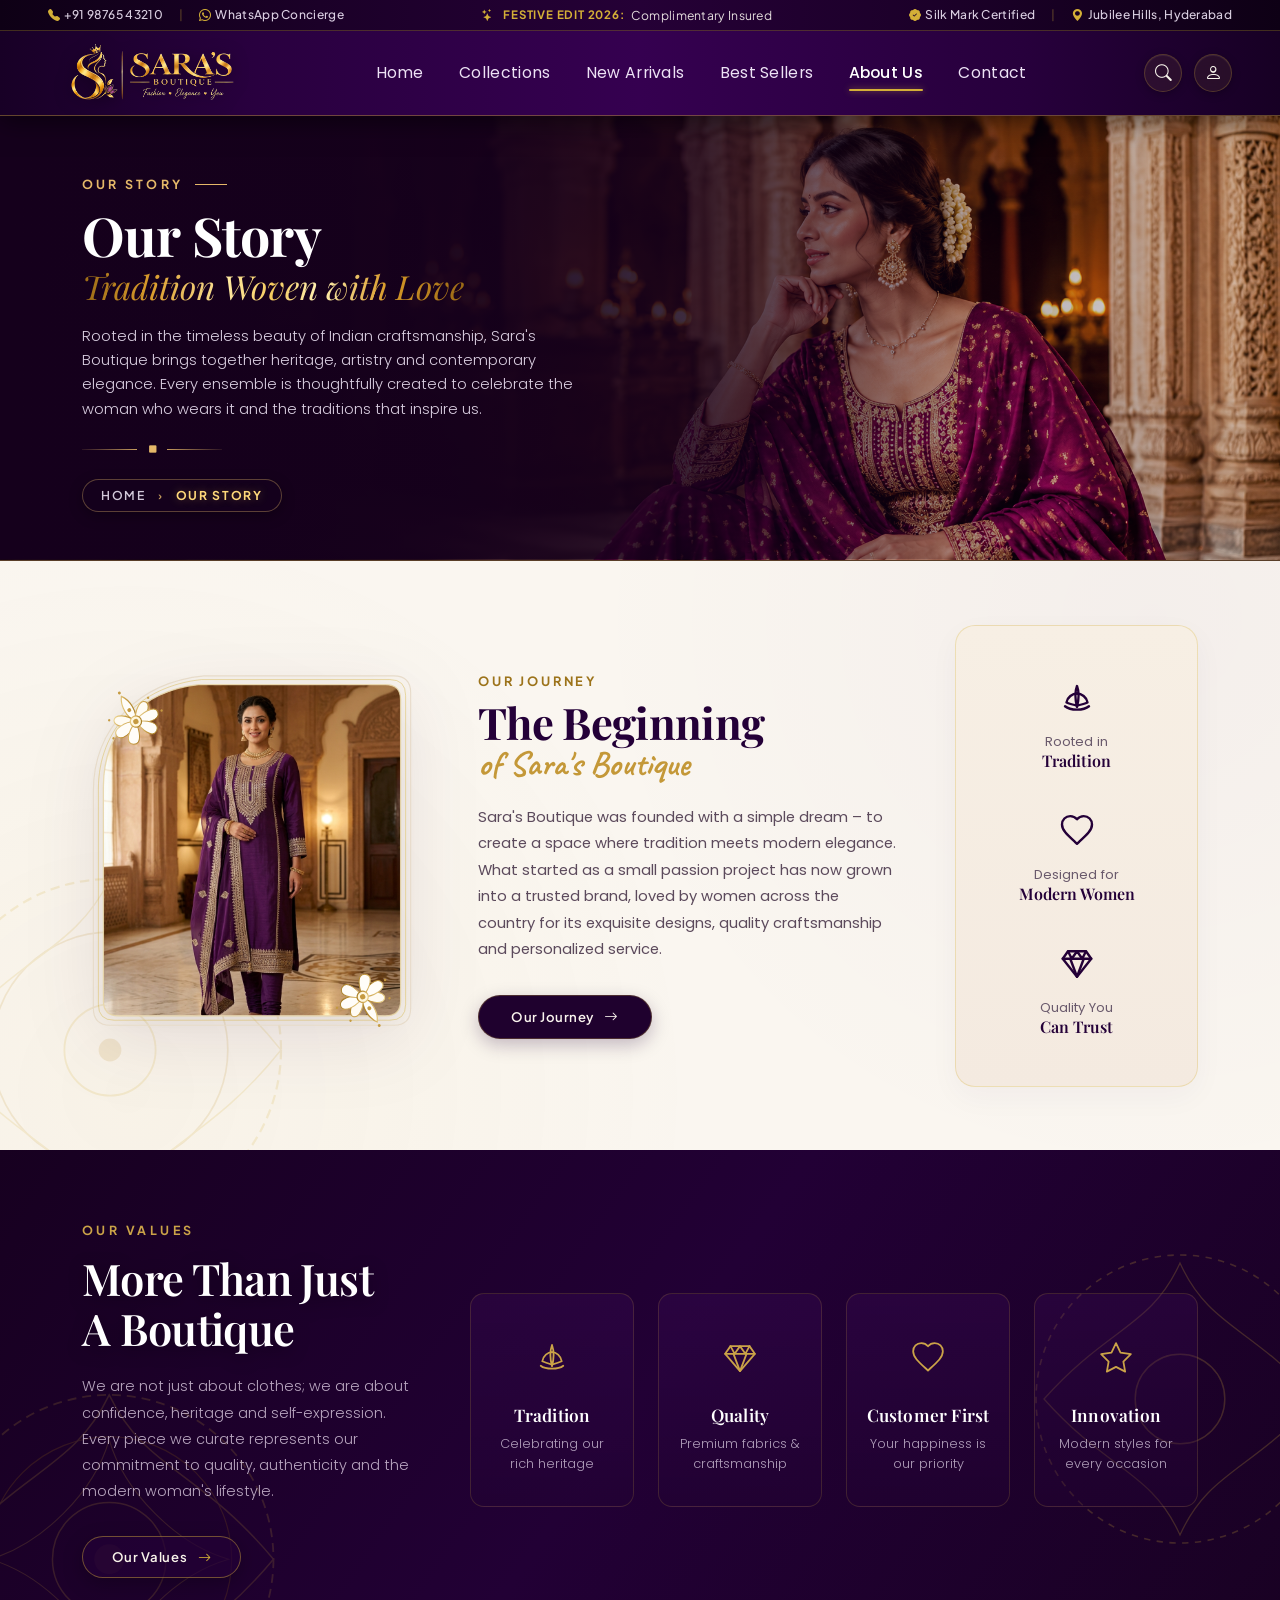
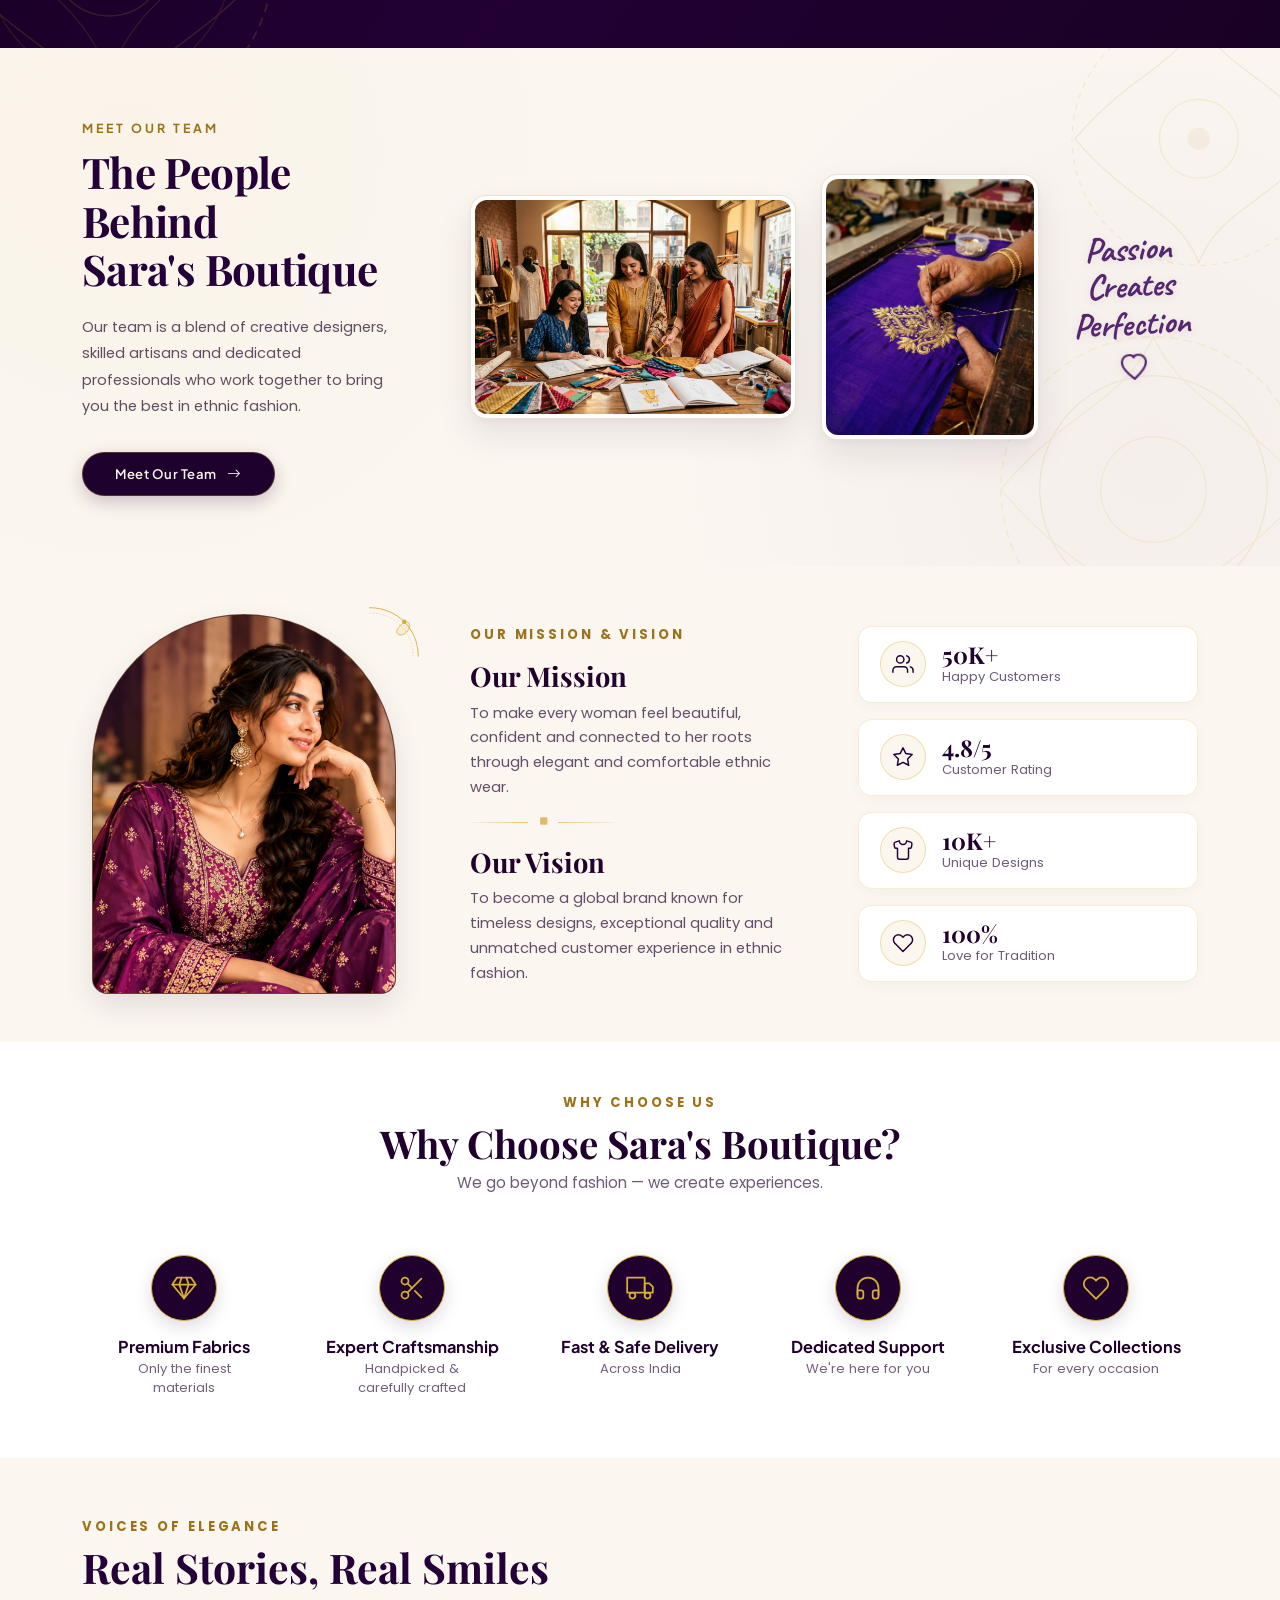
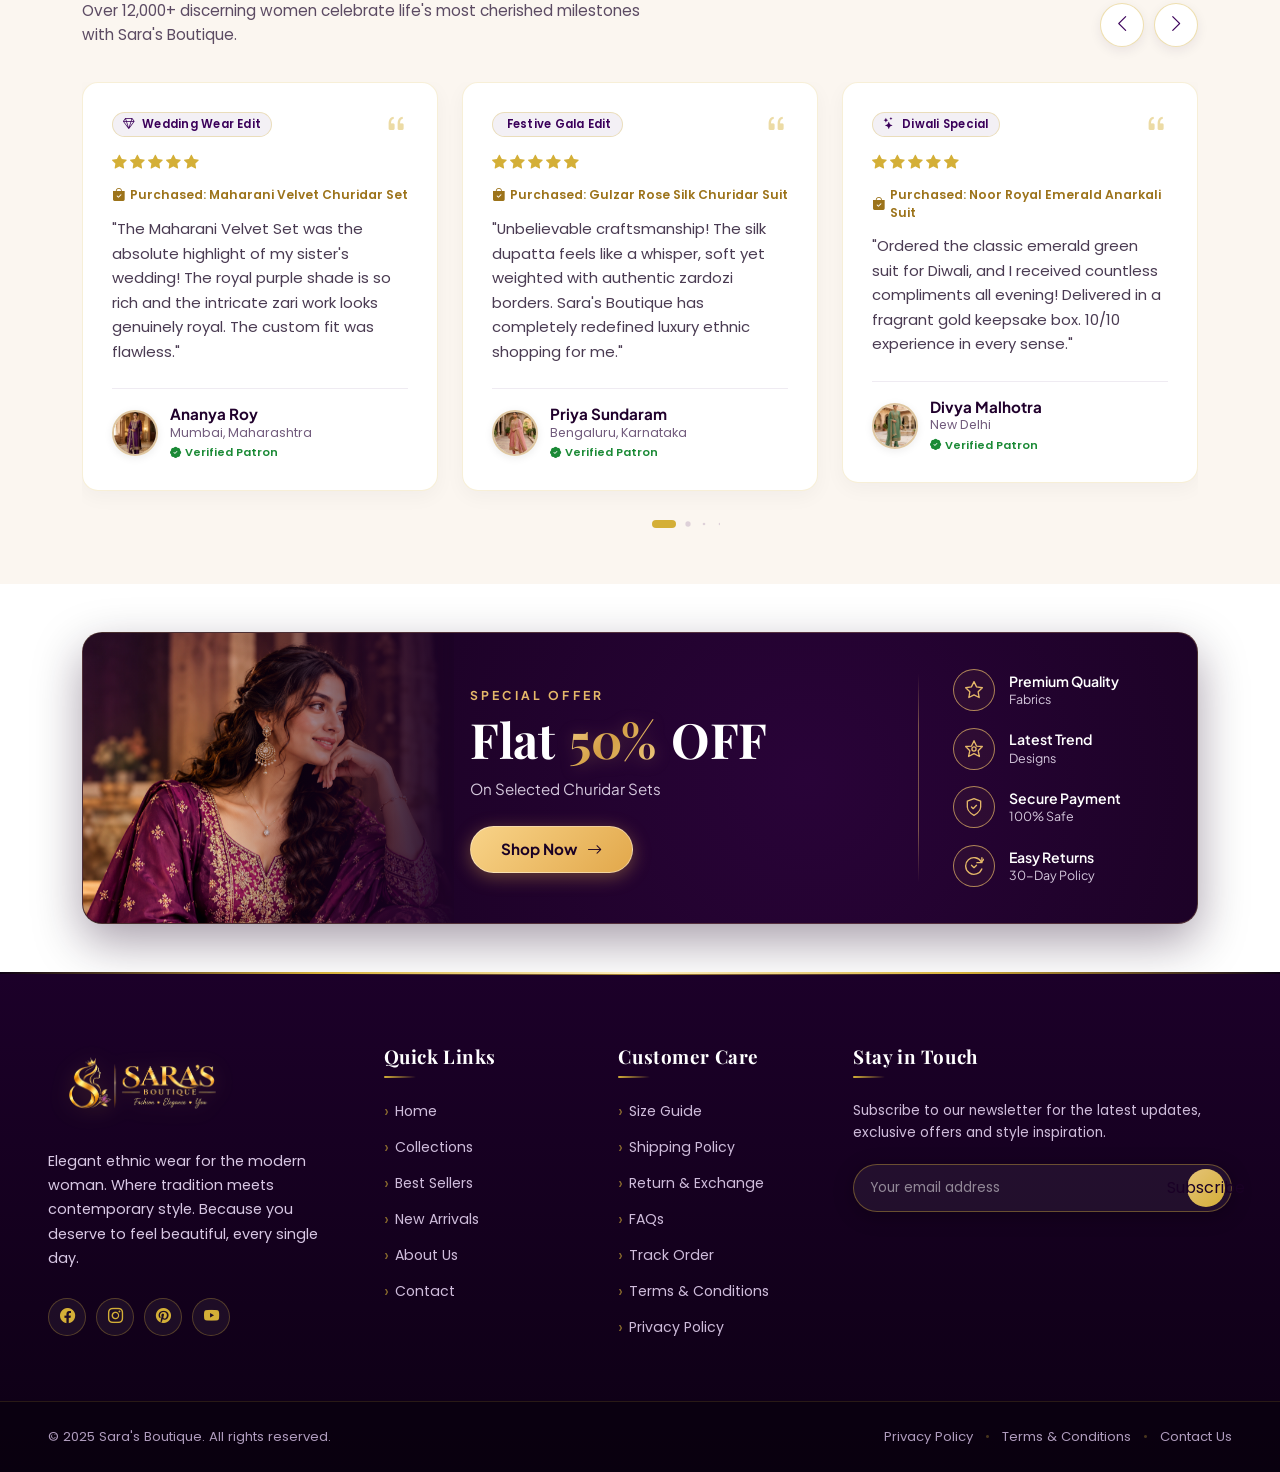
<file: about.html>
<!DOCTYPE html>
<html lang="en">

<head>
    <meta charset="UTF-8">
    <meta name="viewport" content="width=device-width, initial-scale=1.0">
    <title>About Us | Sara's Boutique - Luxury Indian Ethnic Fashion</title>
    <meta name="description"
        content="Discover Our Story at Sara's Boutique. Crafting elegance since day one with handcrafted luxury Indian ethnic fashion, royal Anarkalis, and pure mulberry silk churidar sets.">
    <meta name="keywords"
        content="About Sara's Boutique, Our Story, luxury indian ethnic wear, churidar sets, royal anarkali, zardozi embroidery, craft heritage">
    <meta name="author" content="Sara's Boutique">
    <meta name="theme-color" content="#180026">
    <link rel="canonical" href="http://127.0.0.1:5500/about.html">

    <!-- Open Graph / Social SEO -->
    <meta property="og:type" content="website">
    <meta property="og:title" content="Our Story | Sara's Boutique - Luxury Indian Ethnic Fashion">
    <meta property="og:description"
        content="At Sara's Boutique, we believe that every woman has a unique story, and her attire should tell it beautifully. Crafting elegance since day one.">
    <meta property="og:image" content="img/breadcrumbs.png">
    <meta property="og:url" content="http://127.0.0.1:5500/about.html">

    <!-- Twitter Card SEO -->
    <meta name="twitter:card" content="summary_large_image">
    <meta name="twitter:title" content="Our Story | Sara's Boutique">
    <meta name="twitter:description"
        content="Crafting elegance since day one. Handcrafted designer Churidar sets, royal Anarkalis, and pure silk ethnic ensembles.">
    <meta name="twitter:image" content="img/breadcrumbs.png">

    <!-- Schema.org JSON-LD Structured Data for SEO -->
    <script type="application/ld+json">
    {
      "@context": "https://schema.org",
      "@type": "AboutPage",
      "name": "Our Story - Sara's Boutique",
      "description": "Crafting Elegance Since Day One - Handcrafted luxury Indian ethnic fashion.",
      "url": "http://127.0.0.1:5500/about.html",
      "mainEntity": {
        "@type": "ClothingStore",
        "name": "Sara's Boutique",
        "telephone": "+91-9876543210",
        "email": "concierge@sarasboutique.com",
        "address": {
          "@type": "PostalAddress",
          "streetAddress": "Jubilee Hills",
          "addressLocality": "Hyderabad",
          "addressRegion": "Telangana",
          "addressCountry": "IN"
        }
      }
    }
    </script>

    <!-- Google Fonts: Cormorant Garamond, Playfair Display, Cinzel, Poppins, Plus Jakarta Sans, Caveat -->
    <link rel="preconnect" href="https://fonts.googleapis.com">
    <link rel="preconnect" href="https://fonts.gstatic.com" crossorigin>
    <link
        href="https://fonts.googleapis.com/css2?family=Caveat:wght@400;600;700&family=Cinzel:wght@400;500;600;700&family=Cormorant+Garamond:ital,wght@0,500;0,600;0,700;1,500;1,600;1,700&family=Playfair+Display:ital,wght@0,400;0,600;0,700;1,400;1,600;1,700&family=Plus+Jakarta+Sans:wght@400;500;600;700&family=Poppins:wght@300;400;500;600;700&display=swap"
        rel="stylesheet">

    <!-- Bootstrap 5 CSS -->
    <link href="https://cdn.jsdelivr.net/npm/bootstrap@5.3.3/dist/css/bootstrap.min.css" rel="stylesheet">

    <!-- Bootstrap Icons -->
    <link rel="stylesheet" href="https://cdn.jsdelivr.net/npm/bootstrap-icons@1.11.3/font/bootstrap-icons.min.css">

    <!-- Swiper 11 CSS -->
    <link rel="stylesheet" href="https://cdn.jsdelivr.net/npm/swiper@11/swiper-bundle.min.css">

    <!-- Custom Luxury Stylesheet -->
    <link rel="stylesheet" href="css/style.css">
    
    <!-- Collection Page Custom Stylesheet -->
    <link rel="stylesheet" href="css/collection.css">

    <!-- Modern 2026 Scroll Animation Stylesheet -->
    <link rel="stylesheet" href="css/scroll-animation.css">
</head>

<body>

    <!-- ===================== LUXURY TOP SMALL HEADER ===================== -->
    <aside class="luxury-top-bar" aria-label="Store Announcement and Concierge Bar">
        <div class="container-fluid px-lg-5 px-3">
            <div class="d-flex align-items-center justify-content-between">

                <!-- Left: Boutique Helpline & WhatsApp Concierge -->
                <div class="top-bar-left d-none d-md-flex align-items-center gap-3">
                    <a href="tel:+919876543210" title="Direct Boutique Concierge Helpline">
                        <i class="bi bi-telephone-fill text-gold me-1"></i>
                        <span>+91 98765 43210</span>
                    </a>
                    <span class="top-bar-divider d-none d-xl-inline">|</span>
                    <a href="https://wa.me/919876543210" target="_blank" class="d-none d-xl-inline-flex"
                        title="Chat on WhatsApp" rel="noopener">
                        <i class="bi bi-whatsapp text-gold me-1"></i>
                        <span>WhatsApp Concierge</span>
                    </a>
                </div>

                <!-- Center: Luxury Announcement Highlight -->
                <div class="top-bar-center text-center flex-grow-1 mx-2">
                    <div class="top-bar-announcement">
                        <span class="gold-sparkle me-1"><i class="bi bi-stars"></i></span>
                        <span class="announcement-highlight">Festive Edit 2026:</span>
                        <span class="announcement-text d-none d-sm-inline">Complimentary Insured</span>
                        <span class="announcement-text d-inline d-sm-none">Complimentary Insured Shipping</span>
                    </div>
                </div>

                <!-- Right: Silk Mark Certified, Flagship Store & Currency -->
                <div class="top-bar-right d-none d-md-flex align-items-center gap-3 justify-content-end">
                    <span class="top-bar-badge d-none d-lg-inline-flex" title="100% Certified Pure Silk">
                        <i class="bi bi-patch-check-fill text-gold me-1"></i>
                        <span>Silk Mark Certified</span>
                    </span>
                    <span class="top-bar-divider d-none d-lg-inline">|</span>
                    <span class="top-bar-location d-none d-xl-inline-flex" title="Our Flagship Store">
                        <i class="bi bi-geo-alt-fill text-gold me-1"></i>
                        <span>Jubilee Hills, Hyderabad</span>
                    </span>

                </div>

            </div>
        </div>
    </aside>

    <header class="luxury-header">
        <div class="container-fluid px-lg-5 px-3">
            <div class="d-flex align-items-center justify-content-between">

                <!-- BRAND / LOGO -->
                <a href="index.html" class="brand-container" aria-label="Sara's Boutique Home">
                    <img src="img/logo1.png" alt="Sara's Boutique - Fashion · Elegance · You" class="brand-logo-img">
                </a>

                <!-- Desktop Navigation Links -->
                <nav class="d-none d-lg-block">
                    <ul class="nav-luxury-links">
                        <li><a href="index.html" class="nav-luxury-link">Home</a></li>
                        <li><a href="collection.html" class="nav-luxury-link">Collections</a></li>
                        <li><a href="index.html#newarrivals" class="nav-luxury-link">New Arrivals</a></li>
                        <li><a href="index.html#bestsellers" class="nav-luxury-link">Best Sellers</a></li>
                        <li><a href="about.html" class="nav-luxury-link active">About Us</a></li>
                        <li><a href="contact.html" class="nav-luxury-link">Contact</a></li>
                    </ul>
                </nav>

                <!-- Actions: Search, Account, Cart & Mobile Toggle -->
                <div class="d-flex align-items-center gap-3">
                    <div class="nav-actions">
                        <!-- Search Icon -->
                        <button type="button" class="action-icon-btn" data-bs-toggle="modal"
                            data-bs-target="#searchModal" title="Search Collection" aria-label="Search">
                            <i class="bi bi-search"></i>
                        </button>

                        <!-- User profile / Account Login -->
                        <a href="index.html#account" class="action-icon-btn" title="Account / Login"
                            aria-label="Account">
                            <i class="bi bi-person"></i>
                        </a>

                        <!-- Cart icon with luxury gold circle badge "0" -->
                        <!-- <a href="index.html#cart" class="action-icon-btn position-relative" title="Shopping Bag"
                            id="cartBtn" aria-label="Shopping Bag">
                            <i class="bi bi-bag"></i>
                            <span class="badge-cart-gold" id="cartCount">0</span>
                        </a> -->
                    </div>

                    <!-- Mobile Hamburger Toggle -->
                    <button class="luxury-toggler d-lg-none" type="button" data-bs-toggle="offcanvas"
                        data-bs-target="#mobileMenu" aria-controls="mobileMenu" aria-label="Toggle navigation">
                        <i class="bi bi-list"></i>
                    </button>
                </div>

            </div>
        </div>
    </header>

    <!-- ===================== MOBILE OFFCANVAS DRAWER ===================== -->
    <div class="offcanvas offcanvas-end offcanvas-luxury" tabindex="-1" id="mobileMenu"
        aria-labelledby="mobileMenuLabel">
        <div class="offcanvas-header border-bottom border-warning border-opacity-25 pb-3">
            <div class="d-flex align-items-center gap-2">
                <img src="img/logo1.png" alt="Sara's Boutique"
                    style="height: 52px; width: auto; object-fit: contain; filter: drop-shadow(0 2px 6px rgba(0,0,0,0.5)) drop-shadow(0 0 10px rgba(212,175,55,0.3));">
            </div>
            <button type="button" class="btn-close btn-close-white" data-bs-dismiss="offcanvas"
                aria-label="Close"></button>
        </div>
        <div class="offcanvas-body d-flex flex-column justify-content-between pt-4">
            <ul class="nav flex-column gap-3">
                <li class="nav-item">
                    <a class="nav-luxury-link fs-5" href="index.html">Home</a>
                </li>
                <li class="nav-item">
                    <a class="nav-luxury-link fs-5" href="collection.html">Collections</a>
                </li>
                <li class="nav-item">
                    <a class="nav-luxury-link fs-5" href="index.html#newarrivals">New Arrivals</a>
                </li>
                <li class="nav-item">
                    <a class="nav-luxury-link fs-5" href="index.html#bestsellers">Best Sellers</a>
                </li>
                <li class="nav-item">
                    <a class="nav-luxury-link active fs-5" href="about.html">About Us</a>
                </li>
                <li class="nav-item">
                    <a class="nav-luxury-link fs-5" href="contact.html">Contact</a>
                </li>
            </ul>

            <div class="pt-4 border-top border-warning border-opacity-25">
                <p class="brand-tagline text-center mb-2 fs-5">Fashion · Elegance · You</p>
                <div class="d-flex justify-content-center gap-4 text-secondary mt-3">
                    <a href="#instagram" class="text-decoration-none" style="color: var(--gold);"><i
                            class="bi bi-instagram fs-5"></i></a>
                    <a href="#pinterest" class="text-decoration-none" style="color: var(--gold);"><i
                            class="bi bi-pinterest fs-5"></i></a>
                    <a href="#facebook" class="text-decoration-none" style="color: var(--gold);"><i
                            class="bi bi-facebook fs-5"></i></a>
                </div>
            </div>
        </div>
    </div>

    <!-- Quick Search Modal -->
    <div class="modal fade" id="searchModal" tabindex="-1" aria-hidden="true">
        <div class="modal-dialog modal-dialog-centered">
            <div class="modal-content search-modal-content p-4">
                <div class="d-flex justify-content-between align-items-center mb-3">
                    <h5 class="modal-title font-serif text-white m-0" style="font-family: var(--heading-font);">Search
                        Collection</h5>
                    <button type="button" class="btn-close btn-close-white" data-bs-dismiss="modal"
                        aria-label="Close"></button>
                </div>
                <div class="position-relative">
                    <input type="text" class="form-control search-input"
                        placeholder="Search silk gowns, dresses, accessories...">
                    <i class="bi bi-search position-absolute top-50 end-0 translate-middle-y me-3 text-warning"></i>
                </div>
            </div>
        </div>
    </div>

    <!-- ===================== HERO / STORY BREADCRUMB BANNER ===================== -->
  <section class="collection-hero-banner" aria-label="Our Story About Banner">
    <div class="container position-relative">
        <div class="collection-hero-inner">

            <!-- Gold Eyebrow -->
            <span class="collection-eyebrow hero-load-item delay-1">OUR STORY</span>

            <!-- Main Title -->
            <h1 class="collection-main-title hero-load-item delay-2">Our Story</h1>

            <!-- Cursive Gold Script -->
            <span class="collection-script-subtitle hero-load-item delay-3">Tradition Woven with Love</span>

            <!-- Description Paragraph -->
            <p class="collection-desc hero-load-item delay-4">
                Rooted in the timeless beauty of Indian craftsmanship, Sara's Boutique brings together
                heritage, artistry and contemporary elegance. Every ensemble is thoughtfully created to
                celebrate the woman who wears it and the traditions that inspire us.
            </p>

            <!-- Gold Ornate Divider Line -->
            <div class="collection-ornate-divider hero-load-item delay-4" aria-hidden="true">
                <span class="line"></span>
                <span class="diamond"><i class="bi bi-diamond-fill"></i></span>
                <span class="line"></span>
            </div>

            <!-- Breadcrumbs -->
            <nav aria-label="breadcrumb" class="hero-load-item delay-5">
                <ol class="collection-breadcrumbs">
                    <li><a href="index.html">Home</a></li>
                    <li class="crumb-sep">›</li>
                    <li class="active">Our Story</li>
                </ol>
            </nav>

        </div>


    </div>
</section>

    <!-- ===================== MAIN CONTENT WRAPPER ===================== -->
    <main id="mainContent">

        <!-- ===================== 1. OUR JOURNEY (Exact Asymmetrical Scooped Arch Section) ===================== -->
        <section class="journey-section" id="journey" aria-label="Our Journey - The Beginning of Sara's Boutique">
            <!-- Ambient Watermark Mandala in bottom-left background -->
            <svg class="ambient-mandala-bg" viewBox="0 0 200 200" fill="none" xmlns="http://www.w3.org/2000/svg"
                aria-hidden="true">
                <circle cx="100" cy="100" r="90" stroke="#D4AF37" stroke-width="1.2" stroke-dasharray="5 3" />
                <circle cx="100" cy="100" r="62" stroke="#c49838" stroke-width="0.9" />
                <path
                    d="M100 10 C120 50 150 50 190 100 C150 150 120 150 100 190 C80 150 50 150 10 100 C50 50 80 50 100 10 Z"
                    stroke="#D4AF37" stroke-width="0.8" />
                <circle cx="100" cy="100" r="24" stroke="#D4AF37" stroke-width="1" />
                <circle cx="100" cy="100" r="6" fill="#c49838" />
            </svg>

            <div class="container journey-content-wrap">
                <div class="row align-items-center g-4 g-xl-5">

                    <!-- ═════════ 1. LEFT COLUMN: Asymmetrical Scooped Arch Image Frame ═════════ -->
                    <div class="col-12 col-lg-5 col-xl-4 text-center">
                        <div class="frame-showcase-box reveal-left">
                            <svg class="asymmetric-svg-element" viewBox="0 0 540 600" fill="none"
                                xmlns="http://www.w3.org/2000/svg">
                                <defs>
                                    <!-- The Exact Scooped Arch Cutout ClipPath -->
                                    <clipPath id="archScoopClip">
                                        <path d="
                                            M 185 28
                                            H 482
                                            Q 506 28 506 52
                                            V 530
                                            Q 506 554 482 554
                                            H 58
                                            Q 34 554 34 530
                                            V 190
                                            C 34 100, 95 38, 185 28
                                            Z
                                        " />
                                    </clipPath>

                                    <!-- Gold Linear Gradient for Lotus Crests -->
                                    <linearGradient id="goldFiligreeGrad" x1="0%" y1="0%" x2="100%" y2="100%">
                                        <stop offset="0%" stop-color="#F2DD9C" />
                                        <stop offset="50%" stop-color="#C59A41" />
                                        <stop offset="100%" stop-color="#9C731A" />
                                    </linearGradient>

                                    <!-- Stylized Gold Botanical Lotus Crest (Reusable) -->
                                    <g id="floralMandalaCrest">
                                        <!-- Center Petal -->
                                        <path d="M 0 -44 C 9 -32 9 -12 0 0 C -9 -12 -9 -32 0 -44 Z" fill="#FFFDF8"
                                            stroke="url(#goldFiligreeGrad)" stroke-width="1.8" />
                                        <circle cx="0" cy="-20" r="3" fill="#C59A41" />
                                        <!-- Flanking Side Petals -->
                                        <path d="M 0 0 C -6 -16 -22 -26 -28 -18 C -33 -10 -15 6 0 0 Z" fill="#FFFBF2"
                                            stroke="url(#goldFiligreeGrad)" stroke-width="1.6" />
                                        <path d="M 0 0 C 6 -16 22 -26 28 -18 C 33 -10 15 6 0 0 Z" fill="#FFFBF2"
                                            stroke="url(#goldFiligreeGrad)" stroke-width="1.6" />
                                        <!-- Secondary Outer Petals -->
                                        <path d="M 0 0 C -12 -8 -38 -8 -36 4 C -34 16 -12 12 0 0 Z" fill="#FFFDF8"
                                            stroke="url(#goldFiligreeGrad)" stroke-width="1.5" />
                                        <path d="M 0 0 C 12 -8 38 -8 36 4 C 34 16 12 12 0 0 Z" fill="#FFFDF8"
                                            stroke="url(#goldFiligreeGrad)" stroke-width="1.5" />
                                        <!-- Lower Base Pedestal Arcs -->
                                        <path d="M 0 0 C -16 6 -32 20 -20 28 C -8 35 -2 14 0 0 Z" fill="#FFFDF8"
                                            stroke="url(#goldFiligreeGrad)" stroke-width="1.5" />
                                        <path d="M 0 0 C 16 6 32 20 20 28 C 8 35 2 14 0 0 Z" fill="#FFFDF8"
                                            stroke="url(#goldFiligreeGrad)" stroke-width="1.5" />
                                        <!-- Center Core Rings -->
                                        <circle cx="0" cy="0" r="8.5" fill="#FFF7DE" stroke="url(#goldFiligreeGrad)"
                                            stroke-width="1.8" />
                                        <circle cx="0" cy="0" r="4" fill="#C59A41" />
                                        <!-- Radiating Filigree Dots -->
                                        <circle cx="0" cy="-50" r="2.2" fill="#C59A41" />
                                        <circle cx="-34" cy="-22" r="1.8" fill="#C59A41" />
                                        <circle cx="34" cy="-22" r="1.8" fill="#C59A41" />
                                        <circle cx="-42" cy="5" r="1.8" fill="#C59A41" />
                                        <circle cx="42" cy="5" r="1.8" fill="#C59A41" />
                                    </g>
                                </defs>

                                <!-- Outer Floating Delicate Double-Line Offset Frame -->
                                <path d="
                                    M 194 14
                                    H 495
                                    Q 522 14 522 41
                                    V 542
                                    Q 522 569 495 569
                                    H 45
                                    Q 18 569 18 542
                                    V 198
                                    C 18 95, 92 24, 194 14
                                    Z
                                " fill="none" stroke="#E6DAC8" stroke-width="1.8" opacity="0.95" />

                                <path d="
                                    M 190 20
                                    H 489
                                    Q 514 20 514 45
                                    V 536
                                    Q 514 561 489 561
                                    H 51
                                    Q 26 561 26 536
                                    V 194
                                    C 26 98, 93 30, 190 20
                                    Z
                                " fill="none" stroke="#D4AF37" stroke-width="0.9" opacity="0.7" />

                                <!-- Pure White Frame Canvas Base -->
                                <path d="
                                    M 185 28
                                    H 482
                                    Q 506 28 506 52
                                    V 530
                                    Q 506 554 482 554
                                    H 58
                                    Q 34 554 34 530
                                    V 190
                                    C 34 100, 95 38, 185 28
                                    Z
                                " fill="#FFFFFF" />

                                <!-- Image Clipped via the Scooped Arch Geometry -->
                                <g clip-path="url(#archScoopClip)">
                                    <image id="journeyModelImage" href="img/card_purple.jpg" x="25" y="18" width="490"
                                        height="545" preserveAspectRatio="xMidYMid slice" />
                                </g>

                                <!-- Inner Subtle Gold Stroke around image edge -->
                                <path d="
                                    M 185 28
                                    H 482
                                    Q 506 28 506 52
                                    V 530
                                    Q 506 554 482 554
                                    H 58
                                    Q 34 554 34 530
                                    V 190
                                    C 34 100, 95 38, 185 28
                                    Z
                                " fill="none" stroke="#E6D3A3" stroke-width="2" opacity="0.85" />

                                <!-- Top-Left Gold Lotus Crest (Nested inside the scooped arch notch) -->
                                <use href="#floralMandalaCrest" x="80" y="85"
                                    transform="rotate(-30, 80, 85) scale(1.05)" />

                                <!-- Bottom-Right Gold Lotus Crest (Anchored at bottom-right corner) -->
                                <use href="#floralMandalaCrest" x="480" y="535"
                                    transform="rotate(150, 480, 535) scale(1.05)" />
                            </svg>
                        </div>
                    </div>

                    <!-- ═════════ 2. MIDDLE COLUMN: Typography & Story Narrative ═════════ -->
                    <div class="col-12 col-lg-4 col-xl-5">
                        <div class="story-text-wrap reveal-right">

                            <!-- Eyebrow Subtitle -->
                            <span class="eyebrow-journey">OUR JOURNEY</span>

                            <!-- Main Heading Line 1 -->
                            <h2 class="heading-beginning">The Beginning</h2>

                            <!-- Main Heading Line 2 (Script) -->
                            <span class="script-boutique">of Sara's Boutique</span>

                            <!-- Body Narrative Copy -->
                            <p class="body-narrative">
                                Sara's Boutique was founded with a simple dream – to create a space where tradition
                                meets modern elegance. What started as a small passion project has now grown into a
                                trusted brand, loved by women across the country for its exquisite designs, quality
                                craftsmanship and personalized service.
                            </p>

                            <!-- CTA Button -->
                            <div>
                                <a href="index.html#collections" class="btn-journey-action">
                                    <span>Our Journey</span>
                                    <i class="bi bi-arrow-right"></i>
                                </a>
                            </div>

                        </div>
                    </div>

                    <!-- ═════════ 3. RIGHT COLUMN: 3-Tier Features Card ═════════ -->
                    <div class="col-12 col-lg-3 col-xl-3">
                        <div class="features-pill-card reveal-scale delay-2">

                            <!-- Feature 1: Rooted in Tradition (Lotus Icon) -->
                            <div class="feature-stack-item">
                                <div class="feature-icon-box">
                                    <svg class="feature-vector-svg" viewBox="0 0 24 24">
                                        <path d="M12 4C13.5 8 13.5 12 12 18C10.5 12 10.5 8 12 4Z" />
                                        <path d="M12 9C9 9 5.5 11.5 5 15C7 16 9.5 16.5 12 17" />
                                        <path d="M12 9C15 9 18.5 11.5 19 15C17 16 14.5 16.5 12 17" />
                                        <path d="M4 17.5C7.5 20.5 16.5 20.5 20 17.5" />
                                    </svg>
                                </div>
                                <span class="feature-text-line1">Rooted in</span>
                                <span class="feature-text-line2">Tradition</span>
                            </div>

                            <!-- Feature 2: Designed for Modern Women (Heart Icon) -->
                            <div class="feature-stack-item">
                                <div class="feature-icon-box">
                                    <svg class="feature-vector-svg" viewBox="0 0 24 24">
                                        <path
                                            d="M12 20.5L10.55 19.18C5.4 14.5 2 11.42 2 7.6C2 4.5 4.42 2.08 7.5 2.08C9.24 2.08 10.91 2.89 12 4.15C13.09 2.89 14.76 2.08 16.5 2.08C19.58 2.08 22 4.5 22 7.6C22 11.42 18.6 14.5 13.45 19.19L12 20.5Z" />
                                    </svg>
                                </div>
                                <span class="feature-text-line1">Designed for</span>
                                <span class="feature-text-line2">Modern Women</span>
                            </div>

                            <!-- Feature 3: Quality You Can Trust (Diamond Gem Icon) -->
                            <div class="feature-stack-item">
                                <div class="feature-icon-box">
                                    <svg class="feature-vector-svg" viewBox="0 0 24 24">
                                        <path d="M6 3.5L2.5 8.5L12 20.5L21.5 8.5L18 3.5H6Z" />
                                        <path d="M2.5 8.5H21.5" />
                                        <path d="M7.5 8.5L12 20.5L16.5 8.5" />
                                        <path d="M6 3.5L8.5 8.5L12 3.5L15.5 8.5L18 3.5" />
                                    </svg>
                                </div>
                                <span class="feature-text-line1">Quality You</span>
                                <span class="feature-text-line2">Can Trust</span>
                            </div>

                        </div>
                    </div>

                </div>
            </div>
        </section>

        <!-- ===================== 2. OUR VALUES SECTION ===================== -->
        <section class="values-section" id="our-values" aria-label="Our Values — Sara's Boutique">

            <!-- Background Faint Gold Mandala (Bottom-Left) -->
            <svg class="mandala-watermark-left" viewBox="0 0 240 240" fill="none" xmlns="http://www.w3.org/2000/svg"
                aria-hidden="true">
                <circle cx="120" cy="120" r="110" stroke="#D4AF37" stroke-width="1.2" stroke-dasharray="6 4" />
                <circle cx="120" cy="120" r="82" stroke="#B8860B" stroke-width="0.8" />
                <path
                    d="M120 10 C144 60 180 60 230 120 C180 180 144 180 120 230 C96 180 60 180 10 120 C60 60 96 60 120 10 Z"
                    stroke="#D4AF37" stroke-width="1" />
                <circle cx="120" cy="120" r="38" stroke="#D4AF37" stroke-width="1" />
                <circle cx="120" cy="120" r="10" fill="#C59A41" opacity="0.6" />
                <!-- Petals radiating -->
                <path
                    d="M120 40 C130 75 165 110 200 120 C165 130 130 165 120 200 C110 165 75 130 40 120 C75 110 110 75 120 40 Z"
                    stroke="#D4AF37" stroke-width="0.7" />
            </svg>

            <!-- Background Faint Gold Motif (Top-Right) -->
            <svg class="mandala-watermark-right" viewBox="0 0 200 200" fill="none" xmlns="http://www.w3.org/2000/svg"
                aria-hidden="true">
                <circle cx="100" cy="100" r="90" stroke="#D4AF37" stroke-width="1" stroke-dasharray="4 4" />
                <path
                    d="M100 15 C118 55 145 55 185 100 C145 145 118 145 100 185 C82 145 55 145 15 100 C55 55 82 55 100 15 Z"
                    stroke="#D4AF37" stroke-width="0.8" />
                <circle cx="100" cy="100" r="28" stroke="#D4AF37" stroke-width="0.9" />
            </svg>

            <div class="container values-content-wrap">
                <div class="row align-items-center g-4 g-xl-5">

                    <!-- ═════════ LEFT COLUMN: Story & Call to Action ═════════ -->
                    <div class="col-12 col-lg-5 col-xl-4">
                        <div class="values-left-wrap reveal-left">

                            <!-- Eyebrow -->
                            <span class="eyebrow-values">OUR VALUES</span>

                            <!-- Main Heading -->
                            <h2 class="heading-values">
                                More Than Just<br>A Boutique
                            </h2>

                            <!-- Narrative Paragraph -->
                            <p class="desc-values">
                                We are not just about clothes; we are about confidence, heritage and self-expression.
                                Every piece we curate represents our commitment to quality, authenticity and the modern
                                woman's lifestyle.
                            </p>

                            <!-- Action Button -->
                            <div>
                                <a href="index.html#collections" class="btn-values-pill">
                                    <span>Our Values</span>
                                    <i class="bi bi-arrow-right"></i>
                                </a>
                            </div>

                        </div>
                    </div>

                    <!-- ═════════ RIGHT COLUMN: 4 Value Cards ═════════ -->
                    <div class="col-12 col-lg-7 col-xl-8">
                        <div class="row row-cols-2 row-cols-md-4 g-3 g-xl-4 stagger-group">

                            <!-- ── Card 1: Tradition (Lotus Flower Icon) ── -->
                            <div class="col stagger-item">
                                <div class="value-card-box">
                                    <div class="value-icon-container">
                                        <svg class="value-svg-icon" viewBox="0 0 32 32">
                                            <!-- Lotus Center Petal -->
                                            <path d="M16 5C17.8 10 17.8 16 16 23C14.2 16 14.2 10 16 5Z" />
                                            <!-- Flanking Petals -->
                                            <path d="M16 11C12.5 11 8.5 14.2 7.8 18.8C10.2 20 13.2 20.8 16 21.5" />
                                            <path d="M16 11C19.5 11 23.5 14.2 24.2 18.8C21.8 20 18.8 20.8 16 21.5" />
                                            <!-- Lower Base Arch -->
                                            <path d="M6.5 22.5C10.5 25.8 21.5 25.8 25.5 22.5" />
                                        </svg>
                                    </div>
                                    <h3 class="value-card-title">Tradition</h3>
                                    <p class="value-card-desc">Celebrating our rich heritage</p>
                                </div>
                            </div>

                            <!-- ── Card 2: Quality (Diamond Gem Icon) ── -->
                            <div class="col stagger-item">
                                <div class="value-card-box">
                                    <div class="value-icon-container">
                                        <svg class="value-svg-icon" viewBox="0 0 32 32">
                                            <!-- Diamond Outer -->
                                            <path d="M8 6L3.5 12.5L16 27L28.5 12.5L24 6H8Z" />
                                            <!-- Diamond Horizontal Girdle -->
                                            <path d="M3.5 12.5H28.5" />
                                            <!-- Lower Facet Triangles -->
                                            <path d="M10.5 12.5L16 27L21.5 12.5" />
                                            <!-- Top Crown Facets -->
                                            <path d="M8 6L11.5 12.5L16 6L20.5 12.5L24 6" />
                                        </svg>
                                    </div>
                                    <h3 class="value-card-title">Quality</h3>
                                    <p class="value-card-desc">Premium fabrics &amp; craftsmanship</p>
                                </div>
                            </div>

                            <!-- ── Card 3: Customer First (Heart Icon) ── -->
                            <div class="col stagger-item">
                                <div class="value-card-box">
                                    <div class="value-icon-container">
                                        <svg class="value-svg-icon" viewBox="0 0 32 32">
                                            <path
                                                d="M16 26.5L14.2 24.85C7.8 19.05 3.5 15.15 3.5 10.35C3.5 6.45 6.5 3.5 10.35 3.5C12.55 3.5 14.65 4.5 16 6.1C17.35 4.5 19.45 3.5 21.65 3.5C25.5 3.5 28.5 6.45 28.5 10.35C28.5 15.15 24.2 19.05 17.8 24.85L16 26.5Z" />
                                        </svg>
                                    </div>
                                    <h3 class="value-card-title">Customer First</h3>
                                    <p class="value-card-desc">Your happiness is our priority</p>
                                </div>
                            </div>

                            <!-- ── Card 4: Innovation (5-Point Star Icon) ── -->
                            <div class="col stagger-item">
                                <div class="value-card-box">
                                    <div class="value-icon-container">
                                        <svg class="value-svg-icon" viewBox="0 0 32 32">
                                            <polygon
                                                points="16,3.5 19.8,11.5 28.5,12.8 22.2,19 23.7,27.5 16,23.5 8.3,27.5 9.8,19 3.5,12.8 12.2,11.5" />
                                        </svg>
                                    </div>
                                    <h3 class="value-card-title">Innovation</h3>
                                    <p class="value-card-desc">Modern styles for every occasion</p>
                                </div>
                            </div>

                        </div>
                    </div>

                </div>
            </div>
        </section>

        <!-- ===================== 3. MEET OUR TEAM - THE PEOPLE BEHIND SARA'S BOUTIQUE ===================== -->
        <section class="team-section" id="meet-our-team" aria-label="Meet Our Team — Sara's Boutique">
            <!-- Ambient Gold Floral Mandala Watermark (Top-Right) -->
            <svg class="mandala-watermark-top-right" viewBox="0 0 200 200" fill="none"
                xmlns="http://www.w3.org/2000/svg" aria-hidden="true">
                <circle cx="100" cy="100" r="90" stroke="#D4AF37" stroke-width="1" stroke-dasharray="4 4" />
                <path
                    d="M100 12 C115 50 145 50 188 100 C145 150 115 150 100 188 C85 150 55 150 12 100 C55 50 85 50 100 12 Z"
                    stroke="#C59A41" stroke-width="0.9" />
                <circle cx="100" cy="100" r="28" stroke="#D4AF37" stroke-width="0.9" />
                <circle cx="100" cy="100" r="8" fill="#C59A41" opacity="0.5" />
            </svg>

            <!-- Ambient Gold Floral Mandala Watermark (Bottom-Right) -->
            <svg class="mandala-watermark-bottom-right" viewBox="0 0 240 240" fill="none"
                xmlns="http://www.w3.org/2000/svg" aria-hidden="true">
                <circle cx="120" cy="120" r="110" stroke="#D4AF37" stroke-width="1.2" stroke-dasharray="6 4" />
                <circle cx="120" cy="120" r="82" stroke="#B8860B" stroke-width="0.8" />
                <path
                    d="M120 10 C144 60 180 60 230 120 C180 180 144 180 120 230 C96 180 60 180 10 120 C60 60 96 60 120 10 Z"
                    stroke="#D4AF37" stroke-width="1" />
                <circle cx="120" cy="120" r="38" stroke="#D4AF37" stroke-width="1" />
            </svg>

            <div class="container team-content-wrap">
                <div class="row align-items-center g-4 g-xl-5">

                    <!-- ═════════ LEFT COLUMN: Story & Call to Action ═════════ -->
                    <div class="col-12 col-lg-5 col-xl-4">
                        <div class="team-story-wrap reveal-left">

                            <!-- Eyebrow Subheader -->
                            <span class="eyebrow-team">MEET OUR TEAM</span>

                            <!-- Main Heading -->
                            <h2 class="heading-team">
                                The People Behind<br>Sara's Boutique
                            </h2>

                            <!-- Narrative Paragraph -->
                            <p class="desc-team">
                                Our team is a blend of creative designers, skilled artisans and dedicated professionals
                                who work together to bring you the best in ethnic fashion.
                            </p>

                            <!-- Rounded Action Button -->
                            <div>
                                <a href="index.html#contact" class="btn-team-pill">
                                    <span>Meet Our Team</span>
                                    <i class="bi bi-arrow-right"></i>
                                </a>
                            </div>

                        </div>
                    </div>

                    <!-- ═════════ RIGHT COLUMN: Dual Photos & Calligraphy Accent ═════════ -->
                    <div class="col-12 col-lg-7 col-xl-8">
                        <div class="photo-gallery-wrap reveal-right">

                            <!-- Photo 1: Creative Designers Team -->
                            <div class="photo-card-team">
                                <img id="teamPhotoOne" src="img/team_designers.jpg"
                                    alt="Sara's Boutique Creative Design Team Collaborating" loading="lazy" />
                            </div>

                            <!-- Photo 2: Handcrafted Zardozi Embroidery Artisan -->
                            <div class="photo-card-artisan">
                                <img id="teamPhotoTwo" src="img/team_artisan.jpg"
                                    alt="Skilled Artisan Crafting Embroidery on Purple Silk" loading="lazy" />
                            </div>

                            <!-- Calligraphy Accent: Passion Creates Perfection ♡ -->
                            <div class="calligraphy-accent-col">
                                <div class="script-lines">
                                    Passion<br>
                                    Creates<br>
                                    Perfection
                                </div>
                                <!-- Hand-drawn heart SVG -->
                                <svg class="hand-drawn-heart" viewBox="0 0 32 32" aria-hidden="true">
                                    <path
                                        d="M16 27 C15.2 26.2 4 17.5 4 10.5 C4 6 7.5 3 11.5 3 C14 3 15.8 4.5 16 5.5 C16.2 4.5 18 3 20.5 3 C24.5 3 28 6 28 10.5 C28 17.5 16.8 26.2 16 27 Z" />
                                </svg>
                            </div>

                        </div>
                    </div>

                </div>
            </div>
        </section>

        <!-- ===================== 4. OUR MISSION & VISION + METRICS ===================== -->
        <section class="section-bg-ivory py-5 position-relative" id="mission" aria-label="Our Mission and Vision">
            <div class="container">
                <div class="row align-items-center g-4 g-lg-5">

                    <!-- Col 1 (Left): Silk Swatch Graphic Frame with Gold Flourish -->
                    <div class="col-lg-4 col-md-5">
                        <div class="mission-arch-container mx-auto reveal-left">
                            <!-- SVG Corner Motif Top-Right -->
                            <svg class="gold-corner-motif top-right" viewBox="0 0 100 100" fill="none"
                                xmlns="http://www.w3.org/2000/svg" aria-hidden="true">
                                <path d="M12,88 C12,45 45,12 88,12" stroke="#d4af37" stroke-width="1.4"
                                    stroke-linecap="round" />
                                <path d="M20,88 C20,50 50,20 88,20" stroke="#d4af37" stroke-width="1"
                                    stroke-dasharray="2,3" opacity="0.6" />
                                <path d="M38,38 C28,28 20,40 30,50 C40,60 52,52 42,42 Z" stroke="#d4af37"
                                    stroke-width="1.2" fill="rgba(212,175,55,0.12)" />
                                <circle cx="34" cy="34" r="3.5" fill="#d4af37" />
                            </svg>

                            <div class="mission-arch-frame">
                                <img src="img/offbanner.png" alt="Pure Silk Weaves and Royal Zardozi"
                                    class="w-100 h-100 object-fit-cover" loading="lazy">
                            </div>
                        </div>
                    </div>

                    <!-- Col 2 (Middle): Mission & Vision -->
                    <div class="col-lg-4 col-md-7">
                        <div class="pe-lg-2 reveal">
                            <span class="section-eyebrow-gold">OUR MISSION &amp; VISION</span>

                            <h3 class="mission-heading-title mt-2 mb-2">Our Mission</h3>
                            <p class="mission-body-desc mb-3">
                                To make every woman feel beautiful, confident and connected to her roots through elegant
                                and comfortable ethnic wear.
                            </p>

                            <!-- Gold Ornate Divider Line (— ◆ —) -->
                            <div class="story-ornate-divider my-3" aria-hidden="true">
                                <span class="ornate-line"></span>
                                <span class="ornate-diamond"><i class="bi bi-diamond-fill"></i></span>
                                <span class="ornate-line"></span>
                            </div>

                            <h3 class="mission-heading-title mt-3 mb-2">Our Vision</h3>
                            <p class="mission-body-desc mb-0">
                                To become a global brand known for timeless designs, exceptional quality and unmatched
                                customer experience in ethnic fashion.
                            </p>
                        </div>
                    </div>

                    <!-- Col 3 (Right): 4 Stat Badges in Responsive Grid -->
                    <div class="col-lg-4 col-12">
                        <div class="row row-cols-1 row-cols-sm-2 row-cols-lg-1 g-3 stagger-group">
                            <!-- Stat 1: 50K+ -->
                            <div class="col stagger-item">
                                <div class="mission-stat-badge">
                                    <div class="mission-stat-icon">
                                        <svg viewBox="0 0 24 24" width="22" height="22" fill="none" stroke="#240038"
                                            stroke-width="1.6" stroke-linecap="round" stroke-linejoin="round">
                                            <path d="M17 21v-2a4 4 0 0 0-4-4H5a4 4 0 0 0-4 4v2" />
                                            <circle cx="9" cy="7" r="4" />
                                            <path d="M23 21v-2a4 4 0 0 0-3-3.87" />
                                            <path d="M16 3.13a4 4 0 0 1 0 7.75" />
                                        </svg>
                                    </div>
                                    <div>
                                        <div class="mission-stat-num">50K+</div>
                                        <p class="mission-stat-lbl">Happy Customers</p>
                                    </div>
                                </div>
                            </div>

                            <!-- Stat 2: 4.8/5 -->
                            <div class="col stagger-item">
                                <div class="mission-stat-badge">
                                    <div class="mission-stat-icon">
                                        <svg viewBox="0 0 24 24" width="22" height="22" fill="none" stroke="#240038"
                                            stroke-width="1.6" stroke-linecap="round" stroke-linejoin="round">
                                            <polygon
                                                points="12 2 15.09 8.26 22 9.27 17 14.14 18.18 21.02 12 17.77 5.82 21.02 7 14.14 2 9.27 8.91 8.26 12 2" />
                                        </svg>
                                    </div>
                                    <div>
                                        <div class="mission-stat-num">4.8/5</div>
                                        <p class="mission-stat-lbl">Customer Rating</p>
                                    </div>
                                </div>
                            </div>

                            <!-- Stat 3: 10K+ -->
                            <div class="col stagger-item">
                                <div class="mission-stat-badge">
                                    <div class="mission-stat-icon">
                                        <svg viewBox="0 0 24 24" width="22" height="22" fill="none" stroke="#240038"
                                            stroke-width="1.6" stroke-linecap="round" stroke-linejoin="round">
                                            <path
                                                d="M20.38 3.46L16 2a4 4 0 0 1-8 0L3.62 3.46a2 2 0 0 0-1.34 2.23l.58 3.47a1 1 0 0 0 .99.84H6v10a2 2 0 0 0 2 2h8a2 2 0 0 0 2-2V10h2.15a1 1 0 0 0 .99-.84l.58-3.47a2 2 0 0 0-1.34-2.23z" />
                                        </svg>
                                    </div>
                                    <div>
                                        <div class="mission-stat-num">10K+</div>
                                        <p class="mission-stat-lbl">Unique Designs</p>
                                    </div>
                                </div>
                            </div>

                            <!-- Stat 4: 100% -->
                            <div class="col stagger-item">
                                <div class="mission-stat-badge">
                                    <div class="mission-stat-icon">
                                        <svg viewBox="0 0 24 24" width="22" height="22" fill="none" stroke="#240038"
                                            stroke-width="1.6" stroke-linecap="round" stroke-linejoin="round">
                                            <path
                                                d="M20.84 4.61a5.5 5.5 0 0 0-7.78 0L12 5.67l-1.06-1.06a5.5 5.5 0 0 0-7.78 7.78l1.06 1.06L12 21.23l7.78-7.78 1.06-1.06a5.5 5.5 0 0 0 0-7.78z" />
                                        </svg>
                                    </div>
                                    <div>
                                        <div class="mission-stat-num">100%</div>
                                        <p class="mission-stat-lbl">Love for Tradition</p>
                                    </div>
                                </div>
                            </div>
                        </div>
                    </div>

                </div>
            </div>
        </section>

        <!-- ===================== 5. WHY CHOOSE SARA'S BOUTIQUE? ===================== -->
        <section class="section-bg-white py-5" id="whychoose" aria-label="Why Choose Sara's Boutique">
            <div class="container">
                <div class="text-center mb-5 reveal">
                    <span class="section-eyebrow-gold">WHY CHOOSE US</span>
                    <h2 class="why-choose-heading">Why Choose Sara's Boutique?</h2>
                    <p class="why-choose-subtitle">
                        We go beyond fashion — we create experiences.
                    </p>
                </div>

                <!-- 5 Icons in a Row on Desktop -->
                <div class="row g-3 g-lg-4 text-center justify-content-center stagger-group">
                    <!-- Feature 1: Premium Fabrics -->
                    <div class="col-lg col-md-4 col-6 stagger-item">
                        <div class="why-choose-item-box">
                            <div class="why-circle-icon mx-auto">
                                <svg viewBox="0 0 24 24" width="28" height="28" fill="none" stroke="#d4af37"
                                    stroke-width="1.5" stroke-linecap="round" stroke-linejoin="round">
                                    <path d="M6 3h12l4 6-10 12L2 9l4-6z" />
                                    <path d="M2 9h20" />
                                    <path d="M10 3l-2 6 4 12 4-12-2-6" />
                                </svg>
                            </div>
                            <h4 class="why-item-title">Premium Fabrics</h4>
                            <p class="why-item-desc">Only the finest<br>materials</p>
                        </div>
                    </div>

                    <!-- Feature 2: Expert Craftsmanship -->
                    <div class="col-lg col-md-4 col-6 stagger-item">
                        <div class="why-choose-item-box">
                            <div class="why-circle-icon mx-auto">
                                <svg viewBox="0 0 24 24" width="28" height="28" fill="none" stroke="#d4af37"
                                    stroke-width="1.5" stroke-linecap="round" stroke-linejoin="round">
                                    <circle cx="6" cy="6" r="3" />
                                    <circle cx="6" cy="18" r="3" />
                                    <line x1="20" y1="4" x2="8.12" y2="15.88" />
                                    <line x1="14.47" y1="14.48" x2="20" y2="20" />
                                    <line x1="8.12" y1="8.12" x2="12" y2="12" />
                                </svg>
                            </div>
                            <h4 class="why-item-title">Expert Craftsmanship</h4>
                            <p class="why-item-desc">Handpicked &amp;<br>carefully crafted</p>
                        </div>
                    </div>

                    <!-- Feature 3: Fast & Safe Delivery -->
                    <div class="col-lg col-md-4 col-6 stagger-item">
                        <div class="why-choose-item-box">
                            <div class="why-circle-icon mx-auto">
                                <svg viewBox="0 0 24 24" width="28" height="28" fill="none" stroke="#d4af37"
                                    stroke-width="1.5" stroke-linecap="round" stroke-linejoin="round">
                                    <rect x="1" y="3" width="15" height="13" />
                                    <polygon points="16 8 20 8 23 11 23 16 16 16 16 8" />
                                    <circle cx="5.5" cy="18.5" r="2.5" />
                                    <circle cx="18.5" cy="18.5" r="2.5" />
                                </svg>
                            </div>
                            <h4 class="why-item-title">Fast &amp; Safe Delivery</h4>
                            <p class="why-item-desc">Across India</p>
                        </div>
                    </div>

                    <!-- Feature 4: Dedicated Support -->
                    <div class="col-lg col-md-4 col-6 stagger-item">
                        <div class="why-choose-item-box">
                            <div class="why-circle-icon mx-auto">
                                <svg viewBox="0 0 24 24" width="28" height="28" fill="none" stroke="#d4af37"
                                    stroke-width="1.5" stroke-linecap="round" stroke-linejoin="round">
                                    <path d="M3 18v-6a9 9 0 0 1 18 0v6" />
                                    <path
                                        d="M21 19a2 2 0 0 1-2 2h-1a2 2 0 0 1-2-2v-3a2 2 0 0 1 2-2h3zM3 19a2 2 0 0 0 2 2h1a2 2 0 0 0 2-2v-3a2 2 0 0 0-2-2H3z" />
                                </svg>
                            </div>
                            <h4 class="why-item-title">Dedicated Support</h4>
                            <p class="why-item-desc">We're here for you</p>
                        </div>
                    </div>

                    <!-- Feature 5: Exclusive Collections -->
                    <div class="col-lg col-md-4 col-6 stagger-item">
                        <div class="why-choose-item-box">
                            <div class="why-circle-icon mx-auto">
                                <svg viewBox="0 0 24 24" width="28" height="28" fill="none" stroke="#d4af37"
                                    stroke-width="1.5" stroke-linecap="round" stroke-linejoin="round">
                                    <path
                                        d="M20.84 4.61a5.5 5.5 0 0 0-7.78 0L12 5.67l-1.06-1.06a5.5 5.5 0 0 0-7.78 7.78l1.06 1.06L12 21.23l7.78-7.78 1.06-1.06a5.5 5.5 0 0 0 0-7.78z" />
                                </svg>
                            </div>
                            <h4 class="why-item-title">Exclusive Collections</h4>
                            <p class="why-item-desc">For every occasion</p>
                        </div>
                    </div>
                </div>
            </div>
        </section>

        <!-- ===================== 6. REAL STORIES, REAL SMILES (Testimonials) ===================== -->
        <section class="reviews-section-luxury section-bg-ivory luxury-section-pad" id="testimonials"
            aria-label="Customer Reviews">
            <div class="container">
                <div class="reviews-header-wrap reveal">
                    <div class="section-header-luxury mb-0 text-start" style="text-align: left !important;">
                        <span class="section-eyebrow-gold">Voices of Elegance</span>
                        <h2 class="section-title-luxury mb-2">Real Stories, Real Smiles</h2>
                        <p class="section-subtitle-luxury mb-0">
                            Over 12,000+ discerning women celebrate life's most cherished milestones with Sara's
                            Boutique.
                        </p>
                    </div>
                    <div class="reviews-nav-controls">
                        <button class="review-nav-btn" id="reviewsPrev" aria-label="Previous review">
                            <i class="bi bi-chevron-left"></i>
                        </button>
                        <button class="review-nav-btn" id="reviewsNext" aria-label="Next review">
                            <i class="bi bi-chevron-right"></i>
                        </button>
                    </div>
                </div>

                <!-- Reviews Swiper Container -->
                <div class="swiper reviews-swiper reveal delay-1" id="reviewsSwiper">
                    <div class="swiper-wrapper">

                        <!-- Review Slide 1 -->
                        <div class="swiper-slide">
                            <article class="review-card-luxury">
                                <div class="review-top-bar">
                                    <span class="review-occasion-pill"><i class="bi bi-gem me-1"></i> Wedding Wear
                                        Edit</span>
                                    <span class="review-quote-icon"><i class="bi bi-quote"></i></span>
                                </div>
                                <div class="review-stars">
                                    <i class="bi bi-star-fill"></i><i class="bi bi-star-fill"></i><i
                                        class="bi bi-star-fill"></i><i class="bi bi-star-fill"></i><i
                                        class="bi bi-star-fill"></i>
                                </div>
                                <div class="review-product-tag">
                                    <i class="bi bi-bag-check-fill"></i> Purchased: Maharani Velvet Churidar Set
                                </div>
                                <p class="review-quote-text">
                                    "The Maharani Velvet Set was the absolute highlight of my sister's wedding! The
                                    royal purple shade is so rich and the intricate zari work looks genuinely royal. The
                                    custom fit was flawless."
                                </p>
                                <div class="review-author-wrap">
                                    <img src="img/card_purple.jpg" alt="Ananya Roy" class="review-avatar-img"
                                        loading="lazy">
                                    <div class="review-author-info">
                                        <span class="review-author-name">Ananya Roy</span>
                                        <span class="review-author-city">Mumbai, Maharashtra</span>
                                        <span class="badge-verified-buyer"><i class="bi bi-patch-check-fill"></i>
                                            Verified Patron</span>
                                    </div>
                                </div>
                            </article>
                        </div>

                        <!-- Review Slide 2 -->
                        <div class="swiper-slide">
                            <article class="review-card-luxury">
                                <div class="review-top-bar">
                                    <span class="review-occasion-pill"><i class="bi bi-sparkles me-1"></i> Festive Gala
                                        Edit</span>
                                    <span class="review-quote-icon"><i class="bi bi-quote"></i></span>
                                </div>
                                <div class="review-stars">
                                    <i class="bi bi-star-fill"></i><i class="bi bi-star-fill"></i><i
                                        class="bi bi-star-fill"></i><i class="bi bi-star-fill"></i><i
                                        class="bi bi-star-fill"></i>
                                </div>
                                <div class="review-product-tag">
                                    <i class="bi bi-bag-check-fill"></i> Purchased: Gulzar Rose Silk Churidar Suit
                                </div>
                                <p class="review-quote-text">
                                    "Unbelievable craftsmanship! The silk dupatta feels like a whisper, soft yet
                                    weighted with authentic zardozi borders. Sara's Boutique has completely redefined
                                    luxury ethnic shopping for me."
                                </p>
                                <div class="review-author-wrap">
                                    <img src="img/card_pink.jpg" alt="Priya Sundaram" class="review-avatar-img"
                                        loading="lazy">
                                    <div class="review-author-info">
                                        <span class="review-author-name">Priya Sundaram</span>
                                        <span class="review-author-city">Bengaluru, Karnataka</span>
                                        <span class="badge-verified-buyer"><i class="bi bi-patch-check-fill"></i>
                                            Verified Patron</span>
                                    </div>
                                </div>
                            </article>
                        </div>

                        <!-- Review Slide 3 -->
                        <div class="swiper-slide">
                            <article class="review-card-luxury">
                                <div class="review-top-bar">
                                    <span class="review-occasion-pill"><i class="bi bi-stars me-1"></i> Diwali
                                        Special</span>
                                    <span class="review-quote-icon"><i class="bi bi-quote"></i></span>
                                </div>
                                <div class="review-stars">
                                    <i class="bi bi-star-fill"></i><i class="bi bi-star-fill"></i><i
                                        class="bi bi-star-fill"></i><i class="bi bi-star-fill"></i><i
                                        class="bi bi-star-fill"></i>
                                </div>
                                <div class="review-product-tag">
                                    <i class="bi bi-bag-check-fill"></i> Purchased: Noor Royal Emerald Anarkali Suit
                                </div>
                                <p class="review-quote-text">
                                    "Ordered the classic emerald green suit for Diwali, and I received countless
                                    compliments all evening! Delivered in a fragrant gold keepsake box. 10/10 experience
                                    in every sense."
                                </p>
                                <div class="review-author-wrap">
                                    <img src="img/card_green.jpg" alt="Divya Malhotra" class="review-avatar-img"
                                        loading="lazy">
                                    <div class="review-author-info">
                                        <span class="review-author-name">Divya Malhotra</span>
                                        <span class="review-author-city">New Delhi</span>
                                        <span class="badge-verified-buyer"><i class="bi bi-patch-check-fill"></i>
                                            Verified Patron</span>
                                    </div>
                                </div>
                            </article>
                        </div>

                        <!-- Review Slide 4 -->
                        <div class="swiper-slide">
                            <article class="review-card-luxury">
                                <div class="review-top-bar">
                                    <span class="review-occasion-pill"><i class="bi bi-flower1 me-1"></i> Bridal
                                        Trousseau</span>
                                    <span class="review-quote-icon"><i class="bi bi-quote"></i></span>
                                </div>
                                <div class="review-stars">
                                    <i class="bi bi-star-fill"></i><i class="bi bi-star-fill"></i><i
                                        class="bi bi-star-fill"></i><i class="bi bi-star-fill"></i><i
                                        class="bi bi-star-fill"></i>
                                </div>
                                <div class="review-product-tag">
                                    <i class="bi bi-bag-check-fill"></i> Purchased: Zoya Peacock Heritage Salwar
                                </div>
                                <p class="review-quote-text">
                                    "The peacock hue is breathtaking in daylight and evening chandeliers. The intricate
                                    brocade motifs and silk lining offer supreme comfort during 8-hour family
                                    functions."
                                </p>
                                <div class="review-author-wrap">
                                    <img src="img/card_teal.jpg" alt="Kavita Reddy" class="review-avatar-img"
                                        loading="lazy">
                                    <div class="review-author-info">
                                        <span class="review-author-name">Kavita Reddy</span>
                                        <span class="review-author-city">Hyderabad, Telangana</span>
                                        <span class="badge-verified-buyer"><i class="bi bi-patch-check-fill"></i>
                                            Verified Patron</span>
                                    </div>
                                </div>
                            </article>
                        </div>

                        <!-- Review Slide 5 -->
                        <div class="swiper-slide">
                            <article class="review-card-luxury">
                                <div class="review-top-bar">
                                    <span class="review-occasion-pill"><i class="bi bi-patch-check me-1"></i> Silk Mark
                                        Pure</span>
                                    <span class="review-quote-icon"><i class="bi bi-quote"></i></span>
                                </div>
                                <div class="review-stars">
                                    <i class="bi bi-star-fill"></i><i class="bi bi-star-fill"></i><i
                                        class="bi bi-star-fill"></i><i class="bi bi-star-fill"></i><i
                                        class="bi bi-star-fill"></i>
                                </div>
                                <div class="review-product-tag">
                                    <i class="bi bi-bag-check-fill"></i> Purchased: Kashmiri Mustard Zardozi Churidar
                                </div>
                                <p class="review-quote-text">
                                    "From the personal WhatsApp styling advice to the custom sleeve adjustments, Sara's
                                    Boutique provides genuine 5-star concierge service. The zardozi work is pure art!"
                                </p>
                                <div class="review-author-wrap">
                                    <img src="img/card_mustard.jpg" alt="Sneha Mukherjee" class="review-avatar-img"
                                        loading="lazy">
                                    <div class="review-author-info">
                                        <span class="review-author-name">Sneha Mukherjee</span>
                                        <span class="review-author-city">Kolkata, West Bengal</span>
                                        <span class="badge-verified-buyer"><i class="bi bi-patch-check-fill"></i>
                                            Verified Patron</span>
                                    </div>
                                </div>
                            </article>
                        </div>

                        <!-- Review Slide 6 -->
                        <div class="swiper-slide">
                            <article class="review-card-luxury">
                                <div class="review-top-bar">
                                    <span class="review-occasion-pill"><i class="bi bi-gem me-1"></i> Bespoke
                                        Edit</span>
                                    <span class="review-quote-icon"><i class="bi bi-quote"></i></span>
                                </div>
                                <div class="review-stars">
                                    <i class="bi bi-star-fill"></i><i class="bi bi-star-fill"></i><i
                                        class="bi bi-star-fill"></i><i class="bi bi-star-fill"></i><i
                                        class="bi bi-star-half"></i>
                                </div>
                                <div class="review-product-tag">
                                    <i class="bi bi-bag-check-fill"></i> Purchased: Sitara Royal Organza Dupatta Suit
                                </div>
                                <p class="review-quote-text">
                                    "The organza drape is feather-light and the gotta patti work glows subtly in
                                    photographs. Delivery was prompt to Chennai within 2 days. Will definitely shop
                                    again!"
                                </p>
                                <div class="review-author-wrap">
                                    <img src="img/cat_dupatta.jpg" alt="Meera Nambiar" class="review-avatar-img"
                                        loading="lazy">
                                    <div class="review-author-info">
                                        <span class="review-author-name">Meera Nambiar</span>
                                        <span class="review-author-city">Chennai, Tamil Nadu</span>
                                        <span class="badge-verified-buyer"><i class="bi bi-patch-check-fill"></i>
                                            Verified Patron</span>
                                    </div>
                                </div>
                            </article>
                        </div>

                    </div>
                    <!-- Swiper Pagination -->
                    <div class="swiper-pagination reviews-swiper-pagination"></div>
                </div>
            </div>
        </section>

        <!-- ===================== 7. BOTTOM CTA BANNER ===================== -->
        <section class="offer-banner-section section-bg-white luxury-section-pad py-4 py-lg-5" aria-label="Special Festival Offer">
            <div class="container">
                <div class="promo-banner-card reveal-scale active">
                    <div class="row g-0 align-items-center">

                        <!-- 1. LEFT COLUMN: Model Image with Smooth Gradient Blend -->
                        <div class="col-12 col-lg-4 col-xl-4">
                            <div class="model-col-wrap image-reveal active">
                                <img src="img/offbanner.png" alt="Model wearing purple Churidar set" class="model-image" loading="eager">
                                <div class="model-fade-overlay" aria-hidden="true"></div>
                            </div>
                        </div>

                        <!-- 2. CENTER COLUMN: Offer Headline, Subtitle & CTA -->
                        <div class="col-12 col-lg-5 col-xl-5">
                            <div class="offer-center-wrap ps-lg-3 reveal-right active">
                                <span class="offer-eyebrow">Special Offer</span>

                                <h2 class="offer-main-title">
                                    Flat <span class="offer-percent-highlight">50%</span> OFF
                                </h2>

                                <p class="offer-subtitle">
                                    On Selected Churidar Sets
                                </p>

                                <div>
                                    <a href="collection.html" class="btn-shop-pill">
                                        <span>Shop Now</span>
                                        <i class="bi bi-arrow-right"></i>
                                    </a>
                                </div>
                            </div>
                        </div>

                        <!-- 3. RIGHT COLUMN: Vertical Gold Divider & Trust Badges -->
                        <div class="col-12 col-lg-3 col-xl-3">
                            <div class="features-col-wrap reveal-right delay-1 active">
                                <!-- Vertical Divider line -->
                                <div class="features-divider-line" aria-hidden="true"></div>

                                <div class="features-vertical-list">

                                    <!-- Feature 1: Premium Quality Fabrics -->
                                    <div class="feature-badge-row">
                                        <div class="feature-circle-icon">
                                            <svg viewBox="0 0 24 24" stroke-width="1.6" stroke-linecap="round" stroke-linejoin="round">
                                                <path d="M12 2l3.09 6.26L22 9.27l-5 4.87 1.18 6.88L12 17.77l-6.18 3.25L7 14.14 2 9.27l6.91-1.01L12 2z">
                                                </path>
                                            </svg>
                                        </div>
                                        <div class="feature-badge-text">
                                            <span class="feature-text-title">Premium Quality</span>
                                            <span class="feature-text-desc">Fabrics</span>
                                        </div>
                                    </div>

                                    <!-- Feature 2: Latest Trend Designs -->
                                    <div class="feature-badge-row">
                                        <div class="feature-circle-icon">
                                            <svg viewBox="0 0 24 24" stroke-width="1.6" stroke-linecap="round" stroke-linejoin="round">
                                                <polygon points="12 2 15 8.5 22 9 17 14 18.5 21 12 17.5 5.5 21 7 14 2 9 9 8.5 12 2">
                                                </polygon>
                                                <circle cx="12" cy="12" r="2.5"></circle>
                                            </svg>
                                        </div>
                                        <div class="feature-badge-text">
                                            <span class="feature-text-title">Latest Trend</span>
                                            <span class="feature-text-desc">Designs</span>
                                        </div>
                                    </div>

                                    <!-- Feature 3: Secure Payment 100% Safe -->
                                    <div class="feature-badge-row">
                                        <div class="feature-circle-icon">
                                            <svg viewBox="0 0 24 24" stroke-width="1.6" stroke-linecap="round" stroke-linejoin="round">
                                                <path d="M12 22s8-4 8-10V5l-8-3-8 3v7c0 6 8 10 8 10z"></path>
                                                <polyline points="9 12 11 14 15 10"></polyline>
                                            </svg>
                                        </div>
                                        <div class="feature-badge-text">
                                            <span class="feature-text-title">Secure Payment</span>
                                            <span class="feature-text-desc">100% Safe</span>
                                        </div>
                                    </div>

                                    <!-- Feature 4: Easy Returns 30-Day Policy -->
                                    <div class="feature-badge-row">
                                        <div class="feature-circle-icon">
                                            <svg viewBox="0 0 24 24" stroke-width="1.6" stroke-linecap="round" stroke-linejoin="round">
                                                <path d="M21.5 2v6h-6"></path>
                                                <path d="M21.34 15.57a10 10 0 1 1-.57-8.38l5.67-5.67"></path>
                                                <polyline points="9 11 12 14 15 11"></polyline>
                                            </svg>
                                        </div>
                                        <div class="feature-badge-text">
                                            <span class="feature-text-title">Easy Returns</span>
                                            <span class="feature-text-desc">30-Day Policy</span>
                                        </div>
                                    </div>

                                </div>
                            </div>
                        </div>

                    </div>
                </div>
            </div>
        </section>

    </main>



    <!-- ===================== LUXURY THEME FOOTER ===================== -->
    <footer class="luxury-footer reveal" role="contentinfo">
        <div class="container-fluid px-lg-5 px-md-4 px-3">
            <!-- Main Footer Grid -->
            <div class="row g-4 justify-content-between">

                <!-- Col 1: Brand, Tagline & Concierge -->
                <div class="col-lg-3 col-md-6 col-12 mb-3 mb-lg-0">
                    <div class="footer-brand">
                        <div class="brand-badge m-0">
                            <a href="index.html" class="d-inline-block" aria-label="Sara's Boutique Home">
                                <img src="img/logo1.png" alt="Sara's Boutique - Luxury Fashion & Elegance"
                                    class="footer-brand-logo">
                            </a>
                        </div>
                        <p class="footer-brand-desc">
                            Elegant ethnic wear for the modern woman. Where tradition meets contemporary style. Because
                            you deserve to feel beautiful, every single day.
                        </p>

                        <!-- Social Icons in Circles -->
                        <div class="footer-social-icons">
                            <a href="#" aria-label="Facebook"><i class="bi bi-facebook"></i></a>
                            <a href="#" aria-label="Instagram"><i class="bi bi-instagram"></i></a>
                            <a href="#" aria-label="Pinterest"><i class="bi bi-pinterest"></i></a>
                            <a href="#" aria-label="YouTube"><i class="bi bi-youtube"></i></a>
                        </div>
                    </div>
                </div>

                <!-- Col 2: Quick Links -->
                <div class="col-lg-2 col-md-3 col-6">
                    <h3 class="footer-col-title">Quick Links</h3>
                    <ul class="footer-links-list">
                        <li><a href="index.html">Home</a></li>
                        <li><a href="collection.html">Collections</a></li>
                        <li><a href="index.html#bestsellers">Best Sellers</a></li>
                        <li><a href="index.html#newarrivals">New Arrivals</a></li>
                        <li><a href="about.html">About Us</a></li>
                        <li><a href="contact.html">Contact</a></li>
                    </ul>
                </div>

                <!-- Col 3: Customer Care -->
                <div class="col-lg-2 col-md-3 col-6">
                    <h3 class="footer-col-title">Customer Care</h3>
                    <ul class="footer-links-list">
                        <li><a href="#">Size Guide</a></li>
                        <li><a href="#">Shipping Policy</a></li>
                        <li><a href="#">Return &amp; Exchange</a></li>
                        <li><a href="#">FAQs</a></li>
                        <li><a href="#">Track Order</a></li>
                        <li><a href="#">Terms &amp; Conditions</a></li>
                        <li><a href="#">Privacy Policy</a></li>
                    </ul>
                </div>

                <!-- Col 4: Stay in Touch Newsletter -->
                <div class="col-lg-4 col-md-6 col-12">
                    <h3 class="footer-col-title">Stay in Touch</h3>
                    <p class="newsletter-desc">
                        Subscribe to our newsletter for the latest updates, exclusive offers and style inspiration.
                    </p>

                    <form class="newsletter-pill-form"
                        onsubmit="event.preventDefault(); showToast('Thank you for subscribing to Sara\'s Boutique!'); this.reset();">
                        <input type="email" class="form-control newsletter-input" placeholder="Your email address"
                            aria-label="Your email address" required>
                        <button class="newsletter-submit-btn" type="submit" aria-label="Subscribe">
                            Subscribe
                        </button>
                    </form>
                </div>

            </div>
        </div>

        <!-- Bottom Bar: Copyright & Legal Policies -->
        <div class="footer-bottom-bar">
            <div class="container-fluid px-lg-5 px-md-4 px-3">
                <div class="d-flex flex-column flex-md-row justify-content-between align-items-center gap-2">
                    <p class="copyright-text mb-0">
                        &copy; 2025 Sara's Boutique. All rights reserved.
                    </p>
                    <div class="legal-links">
                        <a href="#">Privacy Policy</a>
                        <span class="legal-divider">•</span>
                        <a href="#">Terms &amp; Conditions</a>
                        <span class="legal-divider">•</span>
                        <a href="#">Contact Us</a>
                    </div>
                </div>
            </div>
        </div>
    </footer>
    <!-- ===================== END LUXURY THEME FOOTER ===================== -->

    <!-- ===================== STORY VIDEO MODAL ===================== -->
    <div class="modal fade" id="storyVideoModal" tabindex="-1" aria-hidden="true">
        <div class="modal-dialog modal-dialog-centered modal-lg">
            <div class="modal-content luxury-modal-content">
                <div class="modal-header border-0 pb-0 justify-content-end">
                    <button type="button" class="btn-close btn-close-white" data-bs-dismiss="modal"
                        aria-label="Close"></button>
                </div>
                <div class="modal-body p-4 pt-1 text-center">
                    <span class="section-eyebrow-gold mb-1 d-block">Atelier Heritage</span>
                    <h3 class="font-serif text-white mb-2">The Sara's Boutique Story</h3>
                    <p class="text-white-50 small mb-3">Watch our generational Varanasi weavers and royal zardozi
                        artisans at work.</p>
                    <div
                        class="ratio ratio-16x9 rounded-3 overflow-hidden border border-warning border-opacity-25 shadow">
                        <img src="img/breadcrumbs.png" alt="Atelier Story Video Preview"
                            class="w-100 h-100 object-fit-cover">
                    </div>
                </div>
            </div>
        </div>
    </div>

    <!-- ===================== LUXURY TOAST FEEDBACK ===================== -->
    <div class="luxury-toast" id="luxuryToast">
        <i class="bi bi-check-circle-fill text-warning fs-5"></i>
        <div>
            <div class="fw-bold" style="color: var(--gold);" id="toastTitle">Sara's Boutique</div>
            <div class="small text-white-50">Welcome to our story</div>
        </div>
    </div>

    <!-- Bootstrap 5 JS Bundle -->
    <script src="https://cdn.jsdelivr.net/npm/bootstrap@5.3.3/dist/js/bootstrap.bundle.min.js"></script>

    <!-- Swiper 11 JS Bundle -->
    <script src="https://cdn.jsdelivr.net/npm/swiper@11/swiper-bundle.min.js"></script>

    <!-- Scroll Animation Controller -->
    <script src="js/scroll-animation.js"></script>

    <script>
        function openStoryVideo() {
            const modal = new bootstrap.Modal(document.getElementById('storyVideoModal'));
            modal.show();
        }

        function showToast(message = "Thank you for reaching out!") {
            const toast = document.getElementById('luxuryToast');
            const title = document.getElementById('toastTitle');
            if (title) title.textContent = message;
            if (toast) {
                toast.classList.add('show');
                setTimeout(() => { toast.classList.remove('show'); }, 3000);
            }
        }

        // Initialize Customer Reviews Carousel
        document.addEventListener('DOMContentLoaded', () => {
            if (typeof Swiper !== 'undefined' && document.getElementById('reviewsSwiper')) {
                new Swiper('#reviewsSwiper', {
                    slidesPerView: 1.08,
                    spaceBetween: 14,
                    grabCursor: true,
                    loop: true,
                    speed: 700,
                    pagination: {
                        el: '.reviews-swiper-pagination',
                        clickable: true,
                        dynamicBullets: true,
                    },
                    navigation: {
                        prevEl: '#reviewsPrev',
                        nextEl: '#reviewsNext',
                    },
                    breakpoints: {
                        320: { slidesPerView: 1.08, spaceBetween: 12 },
                        576: { slidesPerView: 1.5, spaceBetween: 16 },
                        768: { slidesPerView: 2.1, spaceBetween: 18 },
                        992: { slidesPerView: 2.8, spaceBetween: 20 },
                        1200: { slidesPerView: 3, spaceBetween: 24 },
                    },
                    autoplay: {
                        delay: 3500,
                        disableOnInteraction: false,
                        pauseOnMouseEnter: true,
                    },
                });
            }
        });
    </script>
</body>

</html>
</file>
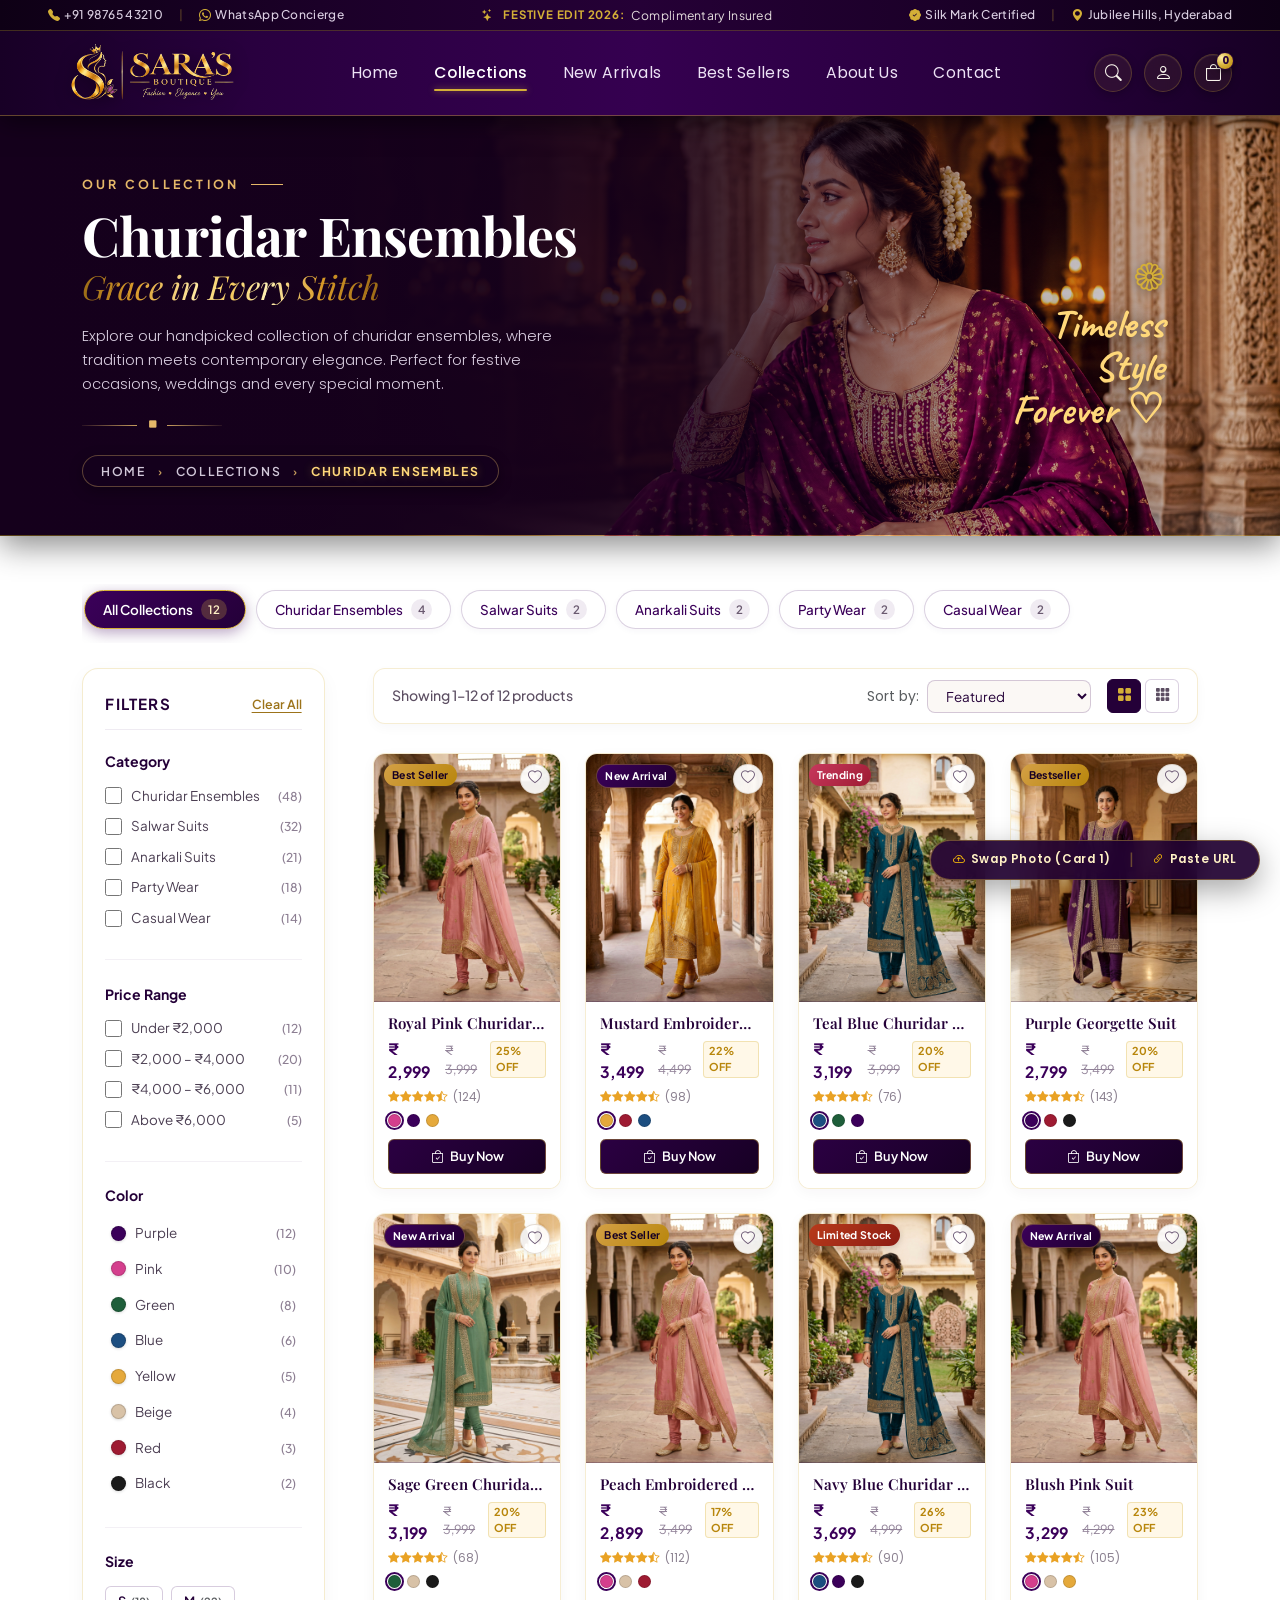
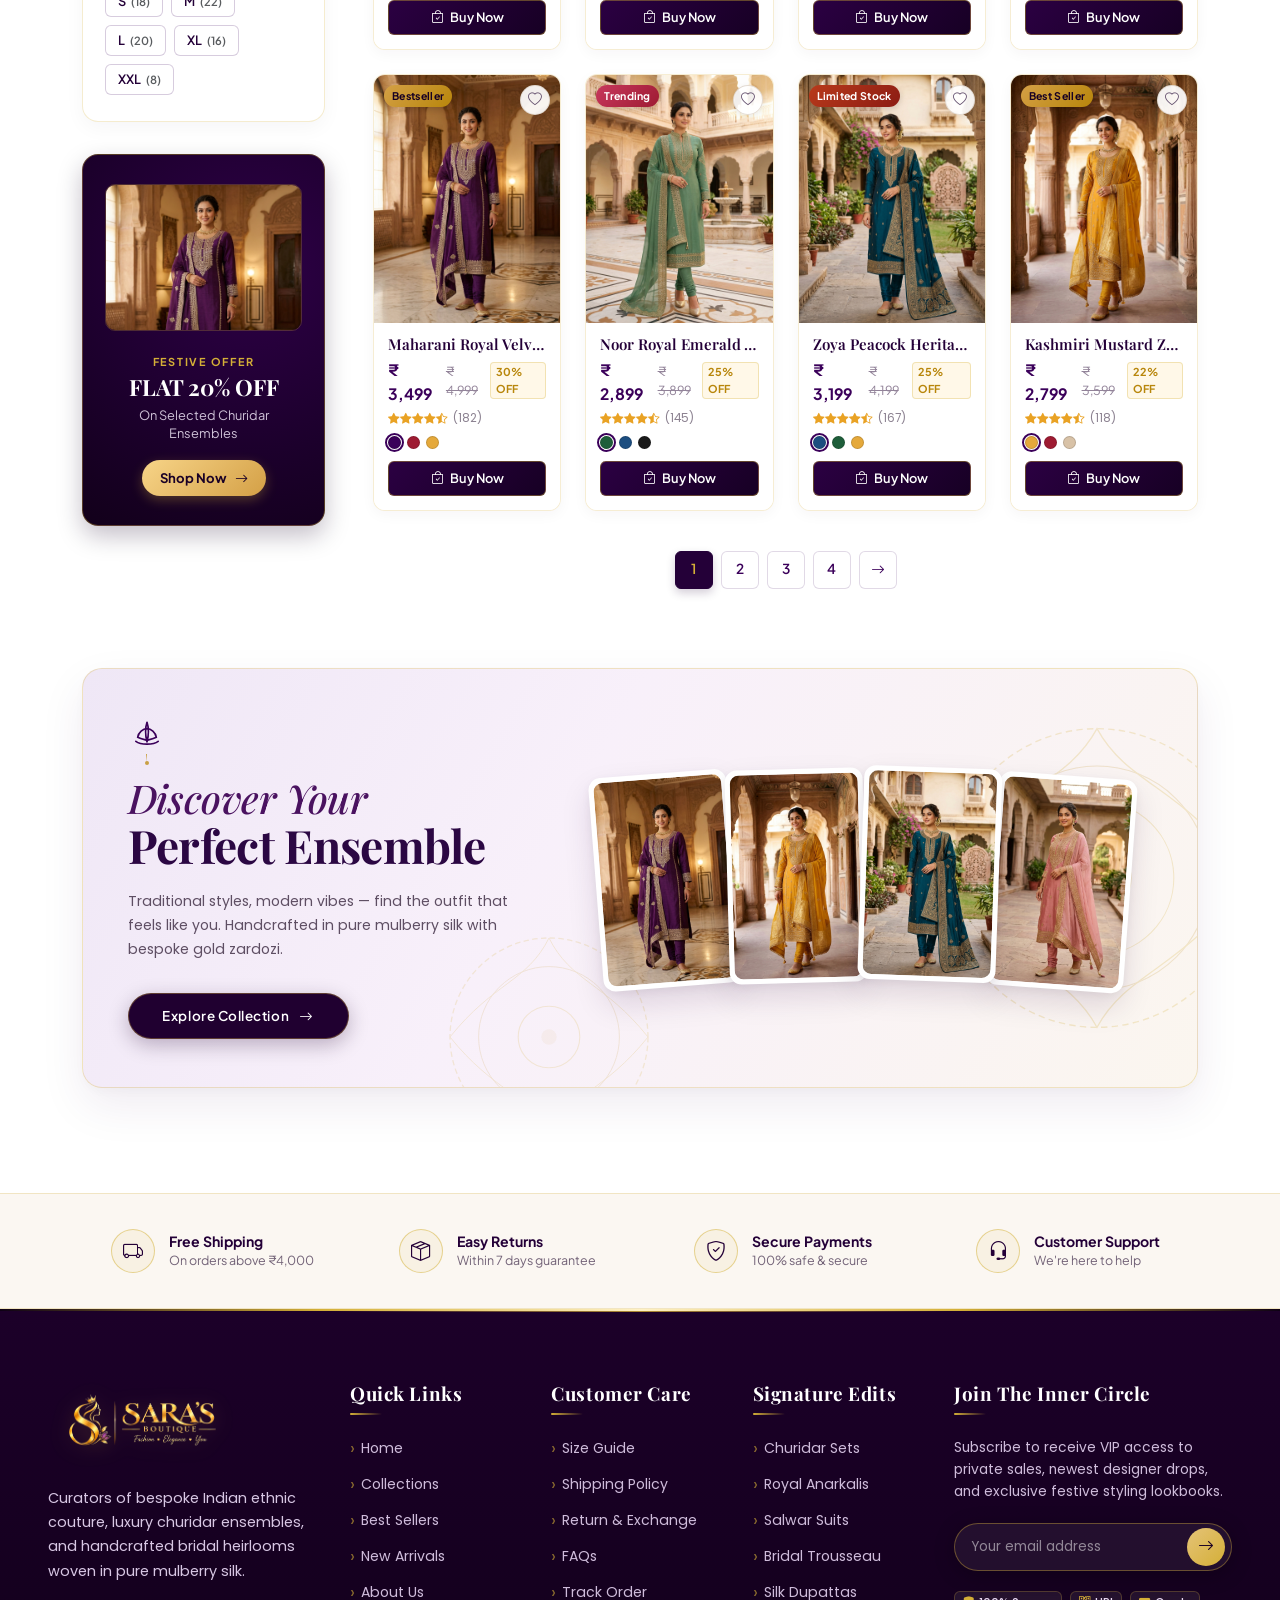
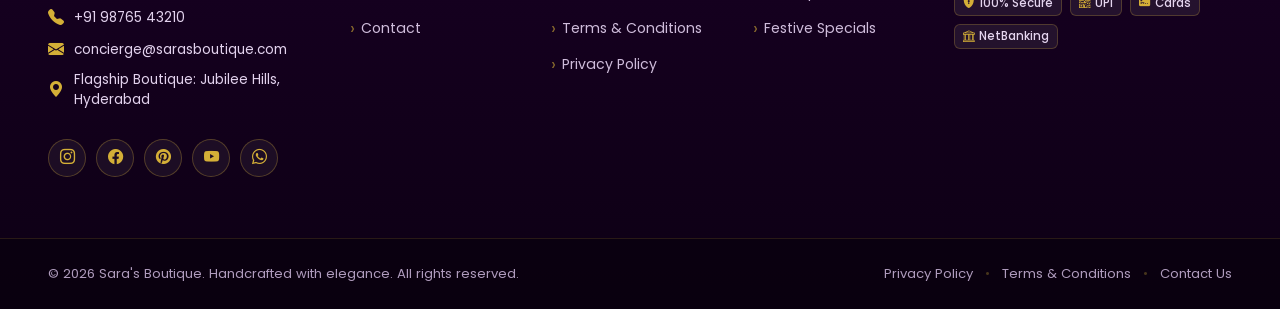
<file: collection.html>
<!DOCTYPE html>
<html lang="en">

<head>
    <meta charset="UTF-8">
    <meta name="viewport" content="width=device-width, initial-scale=1.0">
    <title>Collections | Sara's Boutique - Luxury Indian Ethnic Fashion</title>
    <meta name="description"
        content="Explore our handpicked collection of luxury Churidar Ensembles, royal Anarkalis, and designer Salwar Suits at Sara's Boutique. Handcrafted pure silk ethnic couture.">
    <meta name="keywords"
        content="Churidar Ensembles, Indian Ethnic Wear, Designer Salwar Suits, Royal Anarkali, Silk Churidar Sets, Sara's Boutique Collection">
    <meta name="author" content="Sara's Boutique">
    <meta name="theme-color" content="#180026">
    <link rel="canonical" href="http://127.0.0.1:5500/collection.html">

    <!-- Open Graph / Social SEO -->
    <meta property="og:type" content="website">
    <meta property="og:title" content="Churidar Ensembles Collection | Sara's Boutique">
    <meta property="og:description"
        content="Grace in Every Stitch. Handcrafted luxury Churidar ensembles and pure silk ethnic couture for festive galas, weddings, and grand celebrations.">
    <meta property="og:image" content="img/breadcrumbs.png">
    <meta property="og:url" content="http://127.0.0.1:5500/collection.html">

    <!-- Twitter Card SEO -->
    <meta name="twitter:card" content="summary_large_image">
    <meta name="twitter:title" content="Churidar Ensembles Collection | Sara's Boutique">
    <meta name="twitter:description" content="Grace in Every Stitch. Handcrafted luxury Indian ethnic wear.">
    <meta name="twitter:image" content="img/breadcrumbs.png">

    <!-- Schema.org JSON-LD Structured Data for SEO -->
    <script type="application/ld+json">
    {
      "@context": "https://schema.org",
      "@type": "CollectionPage",
      "name": "Churidar Ensembles Collection - Sara's Boutique",
      "description": "Explore our handpicked collection of churidar ensembles, where tradition meets contemporary elegance.",
      "url": "http://127.0.0.1:5500/collection.html",
      "mainEntity": {
        "@type": "ItemList",
        "itemListElement": [
          {
            "@type": "ListItem",
            "position": 1,
            "name": "Royal Pink Churidar Suit"
          },
          {
            "@type": "ListItem",
            "position": 2,
            "name": "Mustard Embroidered Suit"
          },
          {
            "@type": "ListItem",
            "position": 3,
            "name": "Teal Blue Churidar Set"
          },
          {
            "@type": "ListItem",
            "position": 4,
            "name": "Purple Georgette Suit"
          }
        ]
      }
    }
    </script>

    <!-- Google Fonts: Cormorant Garamond, Playfair Display, Cinzel, Poppins, Plus Jakarta Sans, Caveat -->
    <link rel="preconnect" href="https://fonts.googleapis.com">
    <link rel="preconnect" href="https://fonts.gstatic.com" crossorigin>
    <link
        href="https://fonts.googleapis.com/css2?family=Caveat:wght@400;600;700&family=Cinzel:wght@400;500;600;700&family=Cormorant+Garamond:ital,wght@0,500;0,600;0,700;1,500;1,600;1,700&family=Playfair+Display:ital,wght@0,400;0,600;0,700;1,400;1,600;1,700&family=Plus+Jakarta+Sans:wght@400;500;600;700&family=Poppins:wght@300;400;500;600;700&display=swap"
        rel="stylesheet">

    <!-- Bootstrap 5 CSS -->
    <link href="https://cdn.jsdelivr.net/npm/bootstrap@5.3.3/dist/css/bootstrap.min.css" rel="stylesheet">

    <!-- Bootstrap Icons -->
    <link rel="stylesheet" href="https://cdn.jsdelivr.net/npm/bootstrap-icons@1.11.3/font/bootstrap-icons.min.css">

    <!-- Custom Luxury Stylesheet -->
    <link rel="stylesheet" href="css/style.css">

    <!-- Collection Page Custom Stylesheet -->
    <link rel="stylesheet" href="css/collection.css">

    <!-- 2026 Scroll Animation System -->
    <link rel="stylesheet" href="css/scroll-animation.css">
</head>

<body>

    <!-- ===================== LUXURY TOP SMALL HEADER ===================== -->
    <aside class="luxury-top-bar" aria-label="Store Announcement and Concierge Bar">
        <div class="container-fluid px-lg-5 px-3">
            <div class="d-flex align-items-center justify-content-between">

                <!-- Left: Boutique Helpline & WhatsApp Concierge -->
                <div class="top-bar-left d-none d-md-flex align-items-center gap-3">
                    <a href="tel:+919876543210" title="Direct Boutique Concierge Helpline">
                        <i class="bi bi-telephone-fill text-gold me-1"></i>
                        <span>+91 98765 43210</span>
                    </a>
                    <span class="top-bar-divider d-none d-xl-inline">|</span>
                    <a href="https://wa.me/919876543210" target="_blank" class="d-none d-xl-inline-flex"
                        title="Chat on WhatsApp" rel="noopener">
                        <i class="bi bi-whatsapp text-gold me-1"></i>
                        <span>WhatsApp Concierge</span>
                    </a>
                </div>

                <!-- Center: Luxury Announcement Highlight -->
                <div class="top-bar-center text-center flex-grow-1 mx-2">
                    <div class="top-bar-announcement">
                        <span class="gold-sparkle me-1"><i class="bi bi-stars"></i></span>
                        <span class="announcement-highlight">Festive Edit 2026:</span>
                        <span class="announcement-text d-none d-sm-inline">Complimentary Insured</span>
                        <span class="announcement-text d-inline d-sm-none">Complimentary Insured Shipping</span>
                    </div>
                </div>

                <!-- Right: Silk Mark Certified, Flagship Store & Currency -->
                <div class="top-bar-right d-none d-md-flex align-items-center gap-3 justify-content-end">
                    <span class="top-bar-badge d-none d-lg-inline-flex" title="100% Certified Pure Silk">
                        <i class="bi bi-patch-check-fill text-gold me-1"></i>
                        <span>Silk Mark Certified</span>
                    </span>
                    <span class="top-bar-divider d-none d-lg-inline">|</span>
                    <span class="top-bar-location d-none d-xl-inline-flex" title="Our Flagship Store">
                        <i class="bi bi-geo-alt-fill text-gold me-1"></i>
                        <span>Jubilee Hills, Hyderabad</span>
                    </span>

                </div>

            </div>
        </div>
    </aside>

    <!-- ===================== LUXURY HEADER ===================== -->
    <header class="luxury-header">
        <div class="container-fluid px-lg-5 px-3">
            <div class="d-flex align-items-center justify-content-between">

                <!-- BRAND / LOGO -->
                <a href="index.html" class="brand-container" aria-label="Sara's Boutique Home">
                    <img src="img/logo1.png" alt="Sara's Boutique - Fashion · Elegance · You" class="brand-logo-img">
                </a>

                <!-- Desktop Navigation Links -->
                <nav class="d-none d-lg-block">
                    <ul class="nav-luxury-links">
                        <li><a href="index.html" class="nav-luxury-link">Home</a></li>
                        <li><a href="collection.html" class="nav-luxury-link active">Collections</a></li>
                        <li><a href="index.html#newarrivals" class="nav-luxury-link">New Arrivals</a></li>
                        <li><a href="index.html#bestsellers" class="nav-luxury-link">Best Sellers</a></li>
                        <li><a href="about.html" class="nav-luxury-link">About Us</a></li>
                        <li><a href="contact.html" class="nav-luxury-link">Contact</a></li>
                    </ul>
                </nav>

                <!-- Actions: Search, Account, Cart & Mobile Toggle -->
                <div class="d-flex align-items-center gap-3">
                    <div class="nav-actions">
                        <!-- Search Icon -->
                        <button type="button" class="action-icon-btn" data-bs-toggle="modal"
                            data-bs-target="#searchModal" title="Search Collection" aria-label="Search">
                            <i class="bi bi-search"></i>
                        </button>

                        <!-- User profile / Account Login -->
                        <a href="index.html#account" class="action-icon-btn" title="Account / Login"
                            aria-label="Account">
                            <i class="bi bi-person"></i>
                        </a>

                        <!-- Cart icon with luxury gold circle badge "0" -->
                        <a href="javascript:void(0)" class="action-icon-btn position-relative" title="Shopping Bag"
                            id="cartBtn" onclick="showToast('Your luxury shopping bag is currently open.')"
                            aria-label="Shopping Cart">
                            <i class="bi bi-bag"></i>
                            <span class="badge-cart-gold" id="cartCount">0</span>
                        </a>
                    </div>

                    <!-- Mobile Hamburger Toggle -->
                    <button class="luxury-toggler d-lg-none" type="button" data-bs-toggle="offcanvas"
                        data-bs-target="#mobileMenu" aria-controls="mobileMenu" aria-label="Toggle navigation">
                        <i class="bi bi-list"></i>
                    </button>
                </div>

            </div>
        </div>
    </header>

    <!-- ===================== MOBILE OFFCANVAS DRAWER ===================== -->
    <div class="offcanvas offcanvas-end offcanvas-luxury" tabindex="-1" id="mobileMenu"
        aria-labelledby="mobileMenuLabel">
        <div class="offcanvas-header border-bottom border-warning border-opacity-25 pb-3">
            <div class="d-flex align-items-center gap-2">
                <img src="img/logo1.png" alt="Sara's Boutique"
                    style="height: 52px; width: auto; object-fit: contain; filter: drop-shadow(0 2px 6px rgba(0,0,0,0.5)) drop-shadow(0 0 10px rgba(212,175,55,0.3));">
            </div>
            <button type="button" class="btn-close btn-close-white" data-bs-dismiss="offcanvas"
                aria-label="Close"></button>
        </div>
        <div class="offcanvas-body d-flex flex-column justify-content-between pt-4">
            <ul class="nav flex-column gap-3">
                <li class="nav-item">
                    <a class="nav-luxury-link fs-5" href="index.html">Home</a>
                </li>
                <li class="nav-item">
                    <a class="nav-luxury-link active fs-5" href="collection.html">Collections</a>
                </li>
                <li class="nav-item">
                    <a class="nav-luxury-link fs-5" href="index.html#newarrivals">New Arrivals</a>
                </li>
                <li class="nav-item">
                    <a class="nav-luxury-link fs-5" href="index.html#bestsellers">Best Sellers</a>
                </li>
                <li class="nav-item">
                    <a class="nav-luxury-link fs-5" href="about.html">About Us</a>
                </li>
                <li class="nav-item">
                    <a class="nav-luxury-link fs-5" href="contact.html">Contact</a>
                </li>
            </ul>

            <div class="pt-4 border-top border-warning border-opacity-25">
                <p class="brand-tagline text-center mb-2 fs-5">Fashion · Elegance · You</p>
                <div class="d-flex justify-content-center gap-4 text-secondary mt-3">
                    <a href="#instagram" class="text-decoration-none" style="color: var(--gold);"><i
                            class="bi bi-instagram fs-5"></i></a>
                    <a href="#pinterest" class="text-decoration-none" style="color: var(--gold);"><i
                            class="bi bi-pinterest fs-5"></i></a>
                    <a href="#facebook" class="text-decoration-none" style="color: var(--gold);"><i
                            class="bi bi-facebook fs-5"></i></a>
                </div>
            </div>
        </div>
    </div>

    <!-- ===================== SEARCH MODAL ===================== -->
    <div class="modal fade" id="searchModal" tabindex="-1" aria-hidden="true">
        <div class="modal-dialog modal-dialog-centered">
            <div class="modal-content search-modal-content p-4">
                <div class="d-flex justify-content-between align-items-center mb-3">
                    <h5 class="modal-title font-serif text-white m-0" style="font-family: var(--heading-font);">Search
                        Collection</h5>
                    <button type="button" class="btn-close btn-close-white" data-bs-dismiss="modal"
                        aria-label="Close"></button>
                </div>
                <div class="position-relative">
                    <input type="text" class="form-control search-input" id="modalSearchInput"
                        placeholder="Search churidar, anarkali, silk suits..." onkeyup="handleSearchInput(this.value)">
                    <i class="bi bi-search position-absolute top-50 end-0 translate-middle-y me-3 text-warning"></i>
                </div>
            </div>
        </div>
    </div>

    <!-- ===================== COLLECTION HERO BANNER (Matching shop.png) ===================== -->
    <section class="collection-hero-banner" aria-label="Churidar Ensembles Collection Banner">
        <div class="container position-relative">
            <div class="collection-hero-inner">

                <!-- Gold Eyebrow -->
                <span class="collection-eyebrow hero-load-item delay-1">OUR COLLECTION</span>

                <!-- Main Title: Churidar Ensembles -->
                <h1 class="collection-main-title hero-load-item delay-2">Churidar Ensembles</h1>

                <!-- Cursive Gold Script: Grace in Every Stitch -->
                <span class="collection-script-subtitle hero-load-item delay-3">Grace in Every Stitch</span>

                <!-- Description Paragraph -->
                <p class="collection-desc hero-load-item delay-4">
                    Explore our handpicked collection of churidar ensembles, where tradition meets contemporary
                    elegance. Perfect for festive occasions, weddings and every special moment.
                </p>

                <!-- Gold Ornate Divider Line (— ❖ —) -->
                <div class="collection-ornate-divider hero-load-item delay-4" aria-hidden="true">
                    <span class="line"></span>
                    <span class="diamond"><i class="bi bi-diamond-fill"></i></span>
                    <span class="line"></span>
                </div>

                <!-- Breadcrumbs -->
                <nav aria-label="breadcrumb" class="hero-load-item delay-5">
                    <ol class="collection-breadcrumbs">
                        <li><a href="index.html">Home</a></li>
                        <li class="crumb-sep">›</li>
                        <li><a href="collection.html">Collections</a></li>
                        <li class="crumb-sep">›</li>
                        <li class="active">Churidar Ensembles</li>
                    </ol>
                </nav>

            </div>

            <!-- Floating Callout on Right (Matching shop.png) -->
            <div class="collection-hero-callout d-none d-lg-block hero-load-scale delay-4">
                <i class="bi bi-flower1 callout-lotus-icon"></i>
                <div class="callout-script-text">
                    Timeless<br>
                    Style<br>
                    Forever &#9825;
                </div>
            </div>

        </div>
    </section>

    <!-- ===================== MAIN COLLECTION CONTENT AREA ===================== -->
    <main class="section-bg-white py-5" id="mainCollectionArea">
        <div class="container">

            <!-- 1. CATEGORY FILTER PILLS (Matching User Requirement & Theme Buttons) -->
            <div class="category-filter-pills-wrap reveal" id="categoryPillsRow" aria-label="Quick Category Filter">
                <button type="button" class="cat-pill-btn active" data-category="all"
                    onclick="filterByCategory('all', this)">
                    <span>All Collections</span>
                    <span class="pill-count" id="countAll">12</span>
                </button>
                <button type="button" class="cat-pill-btn" data-category="churidar"
                    onclick="filterByCategory('churidar', this)">
                    <span>Churidar Ensembles</span>
                    <span class="pill-count">4</span>
                </button>
                <button type="button" class="cat-pill-btn" data-category="salwar"
                    onclick="filterByCategory('salwar', this)">
                    <span>Salwar Suits</span>
                    <span class="pill-count">2</span>
                </button>
                <button type="button" class="cat-pill-btn" data-category="anarkali"
                    onclick="filterByCategory('anarkali', this)">
                    <span>Anarkali Suits</span>
                    <span class="pill-count">2</span>
                </button>
                <button type="button" class="cat-pill-btn" data-category="party"
                    onclick="filterByCategory('party', this)">
                    <span>Party Wear</span>
                    <span class="pill-count">2</span>
                </button>
                <button type="button" class="cat-pill-btn" data-category="casual"
                    onclick="filterByCategory('casual', this)">
                    <span>Casual Wear</span>
                    <span class="pill-count">2</span>
                </button>
            </div>

            <!-- 2. TWO-COLUMN LAYOUT: SIDEBAR FILTERS (Left) + PRODUCT GRID (Right) -->
            <div class="row g-4 g-xl-5">

                <!-- ═════════ LEFT SIDEBAR: FILTERS ═════════ -->
                <aside class="col-12 col-lg-3 pe-xl-4 reveal" aria-label="Product Filters">

                    <!-- Mobile Filter Trigger Button -->
                    <div class="d-lg-none mb-3">
                        <button
                            class="btn btn-outline-dark w-100 py-2 d-flex align-items-center justify-content-between rounded-pill px-4"
                            type="button" data-bs-toggle="collapse" data-bs-target="#sidebarFilterCollapse"
                            aria-expanded="false" aria-controls="sidebarFilterCollapse">
                            <span><i class="bi bi-funnel me-2"></i> Refine Collection Filters</span>
                            <i class="bi bi-chevron-down"></i>
                        </button>
                    </div>

                    <div class="collapse d-lg-block" id="sidebarFilterCollapse">
                        <div class="filters-sidebar-card">

                            <!-- Header: FILTERS + Clear All -->
                            <div class="filters-header">
                                <h3 class="filters-title">FILTERS</h3>
                                <button type="button" class="btn-clear-filters" onclick="resetAllFilters()">Clear
                                    All</button>
                            </div>

                            <!-- 1. Category Filter Group -->
                            <div class="filter-group-block">
                                <div class="filter-group-title">
                                    <span>Category</span>
                                </div>
                                <label class="custom-filter-checkbox">
                                    <span class="filter-item-name">
                                        <input type="checkbox" name="catFilter" value="churidar"
                                            onchange="applyAllFilters()">
                                        Churidar Ensembles
                                    </span>
                                    <span class="filter-item-count">(48)</span>
                                </label>
                                <label class="custom-filter-checkbox">
                                    <span class="filter-item-name">
                                        <input type="checkbox" name="catFilter" value="salwar"
                                            onchange="applyAllFilters()">
                                        Salwar Suits
                                    </span>
                                    <span class="filter-item-count">(32)</span>
                                </label>
                                <label class="custom-filter-checkbox">
                                    <span class="filter-item-name">
                                        <input type="checkbox" name="catFilter" value="anarkali"
                                            onchange="applyAllFilters()">
                                        Anarkali Suits
                                    </span>
                                    <span class="filter-item-count">(21)</span>
                                </label>
                                <label class="custom-filter-checkbox">
                                    <span class="filter-item-name">
                                        <input type="checkbox" name="catFilter" value="party"
                                            onchange="applyAllFilters()">
                                        Party Wear
                                    </span>
                                    <span class="filter-item-count">(18)</span>
                                </label>
                                <label class="custom-filter-checkbox">
                                    <span class="filter-item-name">
                                        <input type="checkbox" name="catFilter" value="casual"
                                            onchange="applyAllFilters()">
                                        Casual Wear
                                    </span>
                                    <span class="filter-item-count">(14)</span>
                                </label>
                            </div>

                            <!-- 2. Price Range Filter Group -->
                            <div class="filter-group-block">
                                <div class="filter-group-title">
                                    <span>Price Range</span>
                                </div>
                                <label class="custom-filter-checkbox">
                                    <span class="filter-item-name">
                                        <input type="checkbox" name="priceFilter" value="under2000"
                                            onchange="applyAllFilters()">
                                        Under ₹2,000
                                    </span>
                                    <span class="filter-item-count">(12)</span>
                                </label>
                                <label class="custom-filter-checkbox">
                                    <span class="filter-item-name">
                                        <input type="checkbox" name="priceFilter" value="2000-4000"
                                            onchange="applyAllFilters()">
                                        ₹2,000 – ₹4,000
                                    </span>
                                    <span class="filter-item-count">(20)</span>
                                </label>
                                <label class="custom-filter-checkbox">
                                    <span class="filter-item-name">
                                        <input type="checkbox" name="priceFilter" value="4000-6000"
                                            onchange="applyAllFilters()">
                                        ₹4,000 – ₹6,000
                                    </span>
                                    <span class="filter-item-count">(11)</span>
                                </label>
                                <label class="custom-filter-checkbox">
                                    <span class="filter-item-name">
                                        <input type="checkbox" name="priceFilter" value="above6000"
                                            onchange="applyAllFilters()">
                                        Above ₹6,000
                                    </span>
                                    <span class="filter-item-count">(5)</span>
                                </label>
                            </div>

                            <!-- 3. Color Filter Group -->
                            <div class="filter-group-block">
                                <div class="filter-group-title">
                                    <span>Color</span>
                                </div>
                                <div class="color-filter-row" onclick="toggleColorFilter('purple', this)">
                                    <span class="filter-item-name">
                                        <span class="color-swatch-disc" style="background-color: #3b005a;"></span>
                                        Purple
                                    </span>
                                    <span class="filter-item-count">(12)</span>
                                </div>
                                <div class="color-filter-row" onclick="toggleColorFilter('pink', this)">
                                    <span class="filter-item-name">
                                        <span class="color-swatch-disc" style="background-color: #d43f8d;"></span>
                                        Pink
                                    </span>
                                    <span class="filter-item-count">(10)</span>
                                </div>
                                <div class="color-filter-row" onclick="toggleColorFilter('green', this)">
                                    <span class="filter-item-name">
                                        <span class="color-swatch-disc" style="background-color: #1e5e3a;"></span>
                                        Green
                                    </span>
                                    <span class="filter-item-count">(8)</span>
                                </div>
                                <div class="color-filter-row" onclick="toggleColorFilter('blue', this)">
                                    <span class="filter-item-name">
                                        <span class="color-swatch-disc" style="background-color: #1c4e80;"></span>
                                        Blue
                                    </span>
                                    <span class="filter-item-count">(6)</span>
                                </div>
                                <div class="color-filter-row" onclick="toggleColorFilter('yellow', this)">
                                    <span class="filter-item-name">
                                        <span class="color-swatch-disc" style="background-color: #e5a93b;"></span>
                                        Yellow
                                    </span>
                                    <span class="filter-item-count">(5)</span>
                                </div>
                                <div class="color-filter-row" onclick="toggleColorFilter('beige', this)">
                                    <span class="filter-item-name">
                                        <span class="color-swatch-disc" style="background-color: #d8c2a7;"></span>
                                        Beige
                                    </span>
                                    <span class="filter-item-count">(4)</span>
                                </div>
                                <div class="color-filter-row" onclick="toggleColorFilter('red', this)">
                                    <span class="filter-item-name">
                                        <span class="color-swatch-disc" style="background-color: #9e1b32;"></span>
                                        Red
                                    </span>
                                    <span class="filter-item-count">(3)</span>
                                </div>
                                <div class="color-filter-row" onclick="toggleColorFilter('black', this)">
                                    <span class="filter-item-name">
                                        <span class="color-swatch-disc" style="background-color: #1a1a1a;"></span>
                                        Black
                                    </span>
                                    <span class="filter-item-count">(2)</span>
                                </div>
                            </div>

                            <!-- 4. Size Filter Group -->
                            <div class="filter-group-block">
                                <div class="filter-group-title">
                                    <span>Size</span>
                                </div>
                                <div class="size-filter-chips">
                                    <button type="button" class="size-chip-btn" data-size="S"
                                        onclick="toggleSizeFilter('S', this)">S <span
                                            class="small text-muted">(18)</span></button>
                                    <button type="button" class="size-chip-btn" data-size="M"
                                        onclick="toggleSizeFilter('M', this)">M <span
                                            class="small text-muted">(22)</span></button>
                                    <button type="button" class="size-chip-btn" data-size="L"
                                        onclick="toggleSizeFilter('L', this)">L <span
                                            class="small text-muted">(20)</span></button>
                                    <button type="button" class="size-chip-btn" data-size="XL"
                                        onclick="toggleSizeFilter('XL', this)">XL <span
                                            class="small text-muted">(16)</span></button>
                                    <button type="button" class="size-chip-btn" data-size="XXL"
                                        onclick="toggleSizeFilter('XXL', this)">XXL <span
                                            class="small text-muted">(8)</span></button>
                                </div>
                            </div>

                        </div>

                        <!-- Sidebar Promo Mini Card (Matching shop.png) -->
                        <div class="sidebar-promo-banner text-center">
                            <div class="sidebar-promo-img-wrap">
                                <img src="img/card_purple.jpg" alt="Model in purple churidar set" loading="lazy">
                            </div>
                            <span class="promo-tag-badge">FESTIVE OFFER</span>
                            <h4 class="promo-card-heading">FLAT 20% OFF</h4>
                            <p class="promo-card-subtext">On Selected Churidar Ensembles</p>
                            <a href="#productsGridContainer" class="btn-promo-shop"
                                onclick="filterByCategory('churidar', document.querySelector('.cat-pill-btn[data-category=\'churidar\']'))">
                                <span>Shop Now</span>
                                <i class="bi bi-arrow-right"></i>
                            </a>
                        </div>
                    </div>

                </aside>

                <!-- ═════════ RIGHT COLUMN: PRODUCTS GRID ═════════ -->
                <section class="col-12 col-lg-9 reveal" aria-label="Products Grid">

                    <!-- Top Bar: Results Count + Sort Dropdown + Grid Toggle -->
                    <div
                        class="collection-control-bar d-flex flex-wrap align-items-center justify-content-between gap-3">
                        <div class="results-count-text">
                            Showing <span id="displayedCount">1–12</span> of <span id="totalProductsCount">12</span>
                            products
                        </div>

                        <div class="d-flex align-items-center gap-3">
                            <!-- Sort Dropdown -->
                            <div class="d-flex align-items-center gap-2">
                                <label for="collectionSort" class="small text-muted d-none d-sm-inline">Sort by:</label>
                                <select id="collectionSort" class="collection-sort-select"
                                    onchange="handleSortChange(this.value)">
                                    <option value="featured">Featured</option>
                                    <option value="price-low">Price: Low to High</option>
                                    <option value="price-high">Price: High to Low</option>
                                    <option value="rating">Customer Rating</option>
                                    <option value="newest">Newest Arrivals</option>
                                </select>
                            </div>

                            <!-- Grid Mode Toggles (4-col vs 3-col) -->
                            <div class="d-none d-xl-flex align-items-center gap-1">
                                <button type="button" class="grid-view-btn active" id="grid4Btn"
                                    onclick="setGridColumns(4)" title="4 Columns Grid">
                                    <i class="bi bi-grid-fill"></i>
                                </button>
                                <button type="button" class="grid-view-btn" id="grid3Btn" onclick="setGridColumns(3)"
                                    title="3 Columns Grid">
                                    <i class="bi bi-grid-3x3-gap-fill"></i>
                                </button>
                            </div>
                        </div>
                    </div>

                    <!-- Products Grid Container -->
                    <div class="row g-3 g-xl-4" id="productsGridContainer">
                        <!-- Product items rendered dynamically via JavaScript based on shop.png specifications -->
                    </div>

                    <!-- No Products Found Feedback State (Hidden by default) -->
                    <div id="noProductsFoundState" class="text-center py-5 d-none">
                        <div class="py-4">
                            <i class="bi bi-search text-warning fs-1 mb-3 d-block"></i>
                            <h4 class="font-serif text-dark mb-2">No ensembles match your filters</h4>
                            <p class="text-muted small mb-4">Try clearing some of your selected filters or search terms
                                to discover more styles.</p>
                            <button type="button" class="btn btn-dark rounded-pill px-4 py-2"
                                onclick="resetAllFilters()">Reset All Filters</button>
                        </div>
                    </div>

                    <!-- Pagination (Matching shop.png) -->
                    <nav class="collection-pagination-nav" aria-label="Collection pagination">
                        <button type="button" class="page-num-btn active" onclick="goToPage(1, this)">1</button>
                        <button type="button" class="page-num-btn" onclick="goToPage(2, this)">2</button>
                        <button type="button" class="page-num-btn" onclick="goToPage(3, this)">3</button>
                        <button type="button" class="page-num-btn" onclick="goToPage(4, this)">4</button>
                        <button type="button" class="page-num-btn"
                            onclick="goToPage(2, document.querySelectorAll('.page-num-btn')[1])" aria-label="Next Page">
                            <i class="bi bi-arrow-right"></i>
                        </button>
                    </nav>

                </section>

            </div>

            <!-- ── ENSEMBLE BANNER SECTION (Full Width Below Filters & Products - Matching shop.png) ── -->
            <section class="ensemble-banner-wrapper">
                <div class="ensemble-card reveal-scale">

                    <!-- Faint Gold Floral Mandala Watermark (Bottom Middle) -->
                    <svg class="mandala-watermark-bottom" viewBox="0 0 200 200" fill="none"
                        xmlns="http://www.w3.org/2000/svg" aria-hidden="true">
                        <circle cx="100" cy="100" r="90" stroke="#D4AF37" stroke-width="1.2" stroke-dasharray="5 3" />
                        <circle cx="100" cy="100" r="64" stroke="#C9A045" stroke-width="0.9" />
                        <path
                            d="M100 10 C120 50 150 50 190 100 C150 150 120 150 100 190 C80 150 50 150 10 100 C50 50 80 50 100 10 Z"
                            stroke="#D4AF37" stroke-width="0.9" />
                        <circle cx="100" cy="100" r="28" stroke="#D4AF37" stroke-width="1" />
                        <circle cx="100" cy="100" r="7" fill="#C9A045" opacity="0.4" />
                    </svg>

                    <!-- Faint Gold Floral Mandala Watermark (Right Border) -->
                    <svg class="mandala-watermark-right" viewBox="0 0 300 300" fill="none"
                        xmlns="http://www.w3.org/2000/svg" aria-hidden="true">
                        <circle cx="150" cy="150" r="140" stroke="#D4AF37" stroke-width="1.3" stroke-dasharray="6 4" />
                        <circle cx="150" cy="150" r="105" stroke="#C9A045" stroke-width="1" />
                        <circle cx="150" cy="150" r="72" stroke="#D4AF37" stroke-width="1" />
                        <path
                            d="M150 10 C180 65 235 65 290 150 C235 235 180 235 150 290 C120 235 65 235 10 150 C65 65 120 65 150 10 Z"
                            stroke="#D4AF37" stroke-width="1.2" />
                        <circle cx="150" cy="150" r="32" stroke="#D4AF37" stroke-width="1.2" />
                        <circle cx="150" cy="150" r="10" fill="#C9A045" opacity="0.45" />
                    </svg>

                    <!-- Foreground Row -->
                    <div class="row align-items-center g-4 g-lg-5 banner-inner-content">

                        <!-- ═════════ LEFT COLUMN: Headline & CTA ═════════ -->
                        <div class="col-12 col-lg-5 col-xl-5">

                            <!-- Purple Fine-Line Lotus Motif with Gold Droplet Accent -->
                            <div class="lotus-mark-wrap">
                                <svg class="lotus-svg" viewBox="0 0 32 32" aria-hidden="true">
                                    <!-- Center Petal -->
                                    <path d="M16 4C17.8 9.5 17.8 15.5 16 22.5C14.2 15.5 14.2 9.5 16 4Z" />
                                    <!-- Left Flanking Petal -->
                                    <path d="M16 10C12.2 10 8 13.5 7.2 18.2C9.8 19.5 13 20.2 16 21" />
                                    <!-- Right Flanking Petal -->
                                    <path d="M16 10C19.8 10 24 13.5 24.8 18.2C22.2 19.5 19 20.2 16 21" />
                                    <!-- Lower Lotus Base Pedestal -->
                                    <path d="M5.5 22C10 25.5 22 25.5 26.5 22" />
                                </svg>
                                <div class="lotus-stem-dot"></div>
                            </div>

                            <!-- Dual Serif Headline -->
                            <div>
                                <span class="headline-script-italic">Discover Your</span>
                                <h2 class="headline-bold-serif">Perfect Ensemble</h2>
                            </div>

                            <!-- Narrative Subtext -->
                            <p class="narrative-subtext">
                                Traditional styles, modern vibes — find the outfit that feels like you. Handcrafted in
                                pure mulberry silk with bespoke gold zardozi.
                            </p>

                            <!-- Deep Royal Purple Pill Button -->
                            <div>
                                <a href="#productsGridContainer" class="btn-explore-pill" onclick="resetAllFilters()">
                                    <span>Explore Collection</span>
                                    <i class="bi bi-arrow-right"></i>
                                </a>
                            </div>

                        </div>

                        <!-- ═════════ RIGHT COLUMN: 4 Overlapping Tilted Cards ═════════ -->
                        <div class="col-12 col-lg-7 col-xl-7">
                            <div class="tilted-gallery-stage">

                                <!-- Card 1: Royal Purple Lehenga / Anarkali (-4.5deg) -->
                                <div class="fashion-tilt-card card-tilt-1" data-slot="1" title="Royal Purple Lehenga">
                                    <img id="ensembleImg1" src="img/card_purple.jpg"
                                        onerror="this.onerror=null; this.src='https://images.unsplash.com/photo-1583391733956-3750e0ff4e8b?auto=format&fit=crop&w=700&q=85'"
                                        alt="Royal Purple Embroidered Lehenga Ensemble" loading="lazy" />
                                </div>

                                <!-- Card 2: Mustard / Golden Yellow Kurta Set (-1.5deg) -->
                                <div class="fashion-tilt-card card-tilt-2" data-slot="2"
                                    title="Mustard Gold Kurta Suit">
                                    <img id="ensembleImg2" src="img/card_mustard.jpg"
                                        onerror="this.onerror=null; this.src='https://images.unsplash.com/photo-1617627143750-d86bc21e42bb?auto=format&fit=crop&w=700&q=85'"
                                        alt="Mustard Gold Indian Festive Attire" loading="lazy" />
                                </div>

                                <!-- Card 3: Peacock Teal Blue Embroidered Suit (+2deg) -->
                                <div class="fashion-tilt-card card-tilt-3" data-slot="3"
                                    title="Peacock Teal Embroidered Ensemble">
                                    <img id="ensembleImg3" src="img/card_teal.jpg"
                                        onerror="this.onerror=null; this.src='https://images.unsplash.com/photo-1610030469983-98e550d6193c?auto=format&fit=crop&w=700&q=85'"
                                        alt="Peacock Teal Blue Embroidered Indian Dress" loading="lazy" />
                                </div>

                                <!-- Card 4: Blush Pastel Pink Embroidered Salwar (+4.2deg) -->
                                <div class="fashion-tilt-card card-tilt-4" data-slot="4"
                                    title="Blush Pastel Pink Lehenga">
                                    <img id="ensembleImg4" src="img/card_pink.jpg"
                                        onerror="this.onerror=null; this.src='https://images.unsplash.com/photo-1534528741775-53994a69daeb?auto=format&fit=crop&w=700&q=85'"
                                        alt="Blush Pastel Pink Embroidered Salwar Ensemble" loading="lazy" />
                                </div>

                            </div>
                        </div>

                    </div>

                </div>
            </section>
        </div>
    </main>

    <!-- ===================== 4 TRUST & GUARANTEES STRIP (Matching shop.png) ===================== -->
    <section class="trust-strip-card" aria-label="Sara's Boutique Guarantees">
        <div class="container">
            <div class="row g-4 text-start justify-content-between align-items-center stagger-group">

                <!-- 1. Free Shipping -->
                <div class="col-6 col-lg-3 stagger-item">
                    <div class="trust-point-item">
                        <div class="trust-icon-wrap">
                            <i class="bi bi-truck"></i>
                        </div>
                        <div class="trust-text-wrap">
                            <span class="trust-title">Free Shipping</span>
                            <span class="trust-subtitle">On orders above ₹4,000</span>
                        </div>
                    </div>
                </div>

                <!-- 2. Easy Returns -->
                <div class="col-6 col-lg-3 stagger-item">
                    <div class="trust-point-item">
                        <div class="trust-icon-wrap">
                            <i class="bi bi-box-seam"></i>
                        </div>
                        <div class="trust-text-wrap">
                            <span class="trust-title">Easy Returns</span>
                            <span class="trust-subtitle">Within 7 days guarantee</span>
                        </div>
                    </div>
                </div>

                <!-- 3. Secure Payments -->
                <div class="col-6 col-lg-3 stagger-item">
                    <div class="trust-point-item">
                        <div class="trust-icon-wrap">
                            <i class="bi bi-shield-check"></i>
                        </div>
                        <div class="trust-text-wrap">
                            <span class="trust-title">Secure Payments</span>
                            <span class="trust-subtitle">100% safe &amp; secure</span>
                        </div>
                    </div>
                </div>

                <!-- 4. Customer Support -->
                <div class="col-6 col-lg-3 stagger-item">
                    <div class="trust-point-item">
                        <div class="trust-icon-wrap">
                            <i class="bi bi-headset"></i>
                        </div>
                        <div class="trust-text-wrap">
                            <span class="trust-title">Customer Support</span>
                            <span class="trust-subtitle">We're here to help</span>
                        </div>
                    </div>
                </div>

            </div>
        </div>
    </section>

    <!-- ===================== LUXURY THEME FOOTER ===================== -->
    <footer class="luxury-footer reveal" role="contentinfo">
        <div class="container-fluid px-lg-5 px-md-4 px-3">
            <div class="row g-4 justify-content-between">

                <!-- Col 1: Brand, Tagline & Concierge -->
                <div class="col-lg-3 col-md-6 col-12 mb-3 mb-lg-0">
                    <div class="footer-brand">
                        <div class="brand-badge m-0">
                            <a href="index.html" class="d-inline-block" aria-label="Sara's Boutique Home">
                                <img src="img/logo1.png" alt="Sara's Boutique - Luxury Fashion &amp; Elegance"
                                    class="footer-brand-logo">
                            </a>
                        </div>
                        <p class="footer-brand-desc">
                            Curators of bespoke Indian ethnic couture, luxury churidar ensembles, and handcrafted bridal
                            heirlooms woven in pure mulberry silk.
                        </p>

                        <div class="footer-contact-info">
                            <a href="tel:+919876543210" class="footer-contact-item">
                                <i class="bi bi-telephone-fill"></i> +91 98765 43210
                            </a>
                            <a href="mailto:concierge@sarasboutique.com" class="footer-contact-item">
                                <i class="bi bi-envelope-fill"></i> concierge@sarasboutique.com
                            </a>
                            <span class="footer-contact-item">
                                <i class="bi bi-geo-alt-fill"></i> Flagship Boutique: Jubilee Hills, Hyderabad
                            </span>
                        </div>

                        <!-- Social Icons -->
                        <div class="footer-social-icons">
                            <a href="#" aria-label="Instagram"><i class="bi bi-instagram"></i></a>
                            <a href="#" aria-label="Facebook"><i class="bi bi-facebook"></i></a>
                            <a href="#" aria-label="Pinterest"><i class="bi bi-pinterest"></i></a>
                            <a href="#" aria-label="YouTube"><i class="bi bi-youtube"></i></a>
                            <a href="https://wa.me/919876543210" target="_blank" aria-label="WhatsApp" rel="noopener"><i
                                    class="bi bi-whatsapp"></i></a>
                        </div>
                    </div>
                </div>

                <!-- Col 2: Quick Links -->
                <div class="col-lg-2 col-md-3 col-6">
                    <h3 class="footer-col-title">Quick Links</h3>
                    <ul class="footer-links-list">
                        <li><a href="index.html">Home</a></li>
                        <li><a href="collection.html">Collections</a></li>
                        <li><a href="index.html#bestsellers">Best Sellers</a></li>
                        <li><a href="index.html#newarrivals">New Arrivals</a></li>
                        <li><a href="about.html">About Us</a></li>
                        <li><a href="contact.html">Contact</a></li>
                    </ul>
                </div>

                <!-- Col 3: Customer Care -->
                <div class="col-lg-2 col-md-3 col-6">
                    <h3 class="footer-col-title">Customer Care</h3>
                    <ul class="footer-links-list">
                        <li><a href="#">Size Guide</a></li>
                        <li><a href="#">Shipping Policy</a></li>
                        <li><a href="#">Return &amp; Exchange</a></li>
                        <li><a href="#">FAQs</a></li>
                        <li><a href="#">Track Order</a></li>
                        <li><a href="#">Terms &amp; Conditions</a></li>
                        <li><a href="#">Privacy Policy</a></li>
                    </ul>
                </div>

                <!-- Col 4: Exclusive Edits -->
                <div class="col-lg-2 col-md-3 col-6">
                    <h3 class="footer-col-title">Signature Edits</h3>
                    <ul class="footer-links-list">
                        <li><a href="collection.html">Churidar Sets</a></li>
                        <li><a href="collection.html">Royal Anarkalis</a></li>
                        <li><a href="collection.html">Salwar Suits</a></li>
                        <li><a href="collection.html">Bridal Trousseau</a></li>
                        <li><a href="collection.html">Silk Dupattas</a></li>
                        <li><a href="collection.html">Festive Specials</a></li>
                    </ul>
                </div>

                <!-- Col 5: Join Our Newsletter & Payment Badges -->
                <div class="col-lg-3 col-md-9 col-12">
                    <h3 class="footer-col-title">Join The Inner Circle</h3>
                    <p class="newsletter-desc">
                        Subscribe to receive VIP access to private sales, newest designer drops, and exclusive festive
                        styling lookbooks.
                    </p>

                    <form class="newsletter-pill-form"
                        onsubmit="event.preventDefault(); showToast('Thank you for subscribing to Sara\'s Inner Circle!'); this.reset();">
                        <input type="email" class="form-control newsletter-input" placeholder="Your email address"
                            aria-label="Your email address" required>
                        <button class="newsletter-submit-btn" type="submit" aria-label="Subscribe">
                            <i class="bi bi-arrow-right"></i>
                        </button>
                    </form>

                    <!-- Payment & Trust Badges -->
                    <div class="footer-payment-badges">
                        <span class="payment-pill-tag"><i class="bi bi-shield-lock-fill"></i> 100% Secure</span>
                        <span class="payment-pill-tag"><i class="bi bi-qr-code"></i> UPI</span>
                        <span class="payment-pill-tag"><i class="bi bi-credit-card-2-front-fill"></i> Cards</span>
                        <span class="payment-pill-tag"><i class="bi bi-bank"></i> NetBanking</span>
                    </div>
                </div>

            </div>
        </div>

        <!-- Bottom Bar: Copyright & Legal Policies -->
        <div class="footer-bottom-bar">
            <div class="container-fluid px-lg-5 px-md-4 px-3">
                <div class="d-flex flex-column flex-md-row justify-content-between align-items-center gap-2">
                    <p class="copyright-text mb-0">
                        &copy; 2026 Sara's Boutique. Handcrafted with elegance. All rights reserved.
                    </p>
                    <div class="legal-links">
                        <a href="#">Privacy Policy</a>
                        <span class="legal-divider">•</span>
                        <a href="#">Terms &amp; Conditions</a>
                        <span class="legal-divider">•</span>
                        <a href="#">Contact Us</a>
                    </div>
                </div>
            </div>
        </div>
    </footer>

    <!-- ===================== QUICK VIEW MODAL ===================== -->
    <div class="modal fade" id="quickViewModal" tabindex="-1" aria-hidden="true">
        <div class="modal-dialog modal-dialog-centered modal-lg">
            <div class="modal-content luxury-modal-content">
                <div class="modal-header border-0 pb-0 justify-content-end">
                    <button type="button" class="btn-close btn-close-white" data-bs-dismiss="modal"
                        aria-label="Close"></button>
                </div>
                <div class="modal-body p-4 pt-1">
                    <div class="row g-4 align-items-center">
                        <div class="col-md-5">
                            <div class="rounded-3 overflow-hidden shadow"
                                style="aspect-ratio: 3/4; border: 1.5px solid var(--gold);">
                                <img src="img/card_pink.jpg" id="qvImage" alt="Product Image"
                                    class="w-100 h-100 object-fit-cover">
                            </div>
                        </div>
                        <div class="col-md-7">
                            <span class="section-eyebrow-gold mb-1 d-block" id="qvTag">Bespoke Collection</span>
                            <h3 class="font-serif text-white mb-2" id="qvTitle">Royal Pink Churidar Suit</h3>
                            <div class="d-flex align-items-baseline gap-3 mb-3">
                                <span class="fs-4 fw-bold" style="color: var(--gold);" id="qvPrice">₹ 2,999</span>
                                <span class="text-decoration-line-through text-white-50" id="qvOldPrice">₹ 3,999</span>
                                <span class="badge bg-danger bg-opacity-75 text-white" id="qvDiscount">SAVE 25%</span>
                            </div>
                            <p class="text-white-50 small mb-3" id="qvDesc">
                                Handcrafted pure silk ensemble woven with delicate gold zardozi embroidery and matching
                                sheer dupatta. Handcrafted by master artisans.
                            </p>

                            <!-- Size Selector -->
                            <div class="mb-4">
                                <label class="small text-white-50 d-block mb-2 font-monospace">SELECT SIZE (CHEST IN
                                    INCHES)</label>
                                <div class="d-flex gap-2">
                                    <button class="size-pill-btn active" onclick="selectSize(this)">S</button>
                                    <button class="size-pill-btn" onclick="selectSize(this)">M</button>
                                    <button class="size-pill-btn" onclick="selectSize(this)">L</button>
                                    <button class="size-pill-btn" onclick="selectSize(this)">XL</button>
                                    <button class="size-pill-btn" onclick="selectSize(this)">XXL</button>
                                </div>
                            </div>

                            <div class="d-flex gap-3">
                                <button class="btn-add-to-cart py-2 px-4"
                                    onclick="addToBag(document.getElementById('qvTitle').textContent); bootstrap.Modal.getInstance(document.getElementById('quickViewModal')).hide();">
                                    <i class="bi bi-bag-plus"></i> Add to Bag
                                </button>
                                <a href="productdetail.html"
                                    class="btn btn-outline-warning text-warning d-inline-flex align-items-center gap-2 py-2 px-3 text-decoration-none"
                                    style="border-color: var(--gold);">
                                    <span>Full Details</span> <i class="bi bi-arrow-right"></i>
                                </a>
                            </div>
                        </div>
                    </div>
                </div>
            </div>
        </div>
    </div>

    <!-- ===================== LUXURY TOAST NOTIFICATION ===================== -->
    <div class="luxury-toast" id="luxuryToast">
        <i class="bi bi-check-circle-fill text-warning fs-5"></i>
        <div>
            <div class="fw-bold" style="color: var(--gold);" id="toastTitle">Added to Shopping Bag!</div>
            <div class="small text-white-50" id="toastSubtitle">Item updated in your luxury cart</div>
        </div>
    </div>

    <!-- Bootstrap 5 JS Bundle -->
    <script src="https://cdn.jsdelivr.net/npm/bootstrap@5.3.3/dist/js/bootstrap.bundle.min.js"></script>

    <!-- ===================== COLLECTION PRODUCTS DATA & INTERACTIVE LOGIC ===================== -->
    <script>
        // ── Products Dataset (Matching shop.png exactly) ────────────────
        const collectionProducts = [
            {
                id: 1,
                title: "Royal Pink Churidar Suit",
                category: "churidar",
                categoryLabel: "Churidar Ensembles",
                badge: "Best Seller",
                badgeClass: "badge-bestseller",
                price: 2999,
                oldPrice: 3999,
                discount: "25% OFF",
                rating: 4.8,
                reviewsCount: 124,
                image: "img/card_pink.jpg",
                colors: ["#d43f8d", "#3b005a", "#e5a93b"],
                colorNames: ["pink", "purple", "yellow"],
                sizes: ["S", "M", "L", "XL"]
            },
            {
                id: 2,
                title: "Mustard Embroidered Suit",
                category: "salwar",
                categoryLabel: "Salwar Suits",
                badge: "New Arrival",
                badgeClass: "badge-new",
                price: 3499,
                oldPrice: 4499,
                discount: "22% OFF",
                rating: 4.7,
                reviewsCount: 98,
                image: "img/card_mustard.jpg",
                colors: ["#e5a93b", "#9e1b32", "#1c4e80"],
                colorNames: ["yellow", "red", "blue"],
                sizes: ["M", "L", "XL", "XXL"]
            },
            {
                id: 3,
                title: "Teal Blue Churidar Set",
                category: "churidar",
                categoryLabel: "Churidar Ensembles",
                badge: "Trending",
                badgeClass: "badge-trending",
                price: 3199,
                oldPrice: 3999,
                discount: "20% OFF",
                rating: 4.6,
                reviewsCount: 76,
                image: "img/card_teal.jpg",
                colors: ["#1c4e80", "#1e5e3a", "#3b005a"],
                colorNames: ["blue", "green", "purple"],
                sizes: ["S", "M", "L"]
            },
            {
                id: 4,
                title: "Purple Georgette Suit",
                category: "anarkali",
                categoryLabel: "Anarkali Suits",
                badge: "Bestseller",
                badgeClass: "badge-bestseller",
                price: 2799,
                oldPrice: 3499,
                discount: "20% OFF",
                rating: 4.9,
                reviewsCount: 143,
                image: "img/card_purple.jpg",
                colors: ["#3b005a", "#9e1b32", "#1a1a1a"],
                colorNames: ["purple", "red", "black"],
                sizes: ["S", "M", "L", "XL", "XXL"]
            },
            {
                id: 5,
                title: "Sage Green Churidar Set",
                category: "churidar",
                categoryLabel: "Churidar Ensembles",
                badge: "New Arrival",
                badgeClass: "badge-new",
                price: 3199,
                oldPrice: 3999,
                discount: "20% OFF",
                rating: 4.5,
                reviewsCount: 68,
                image: "img/card_green.jpg",
                colors: ["#1e5e3a", "#d8c2a7", "#1a1a1a"],
                colorNames: ["green", "beige", "black"],
                sizes: ["M", "L", "XL"]
            },
            {
                id: 6,
                title: "Peach Embroidered Suit",
                category: "party",
                categoryLabel: "Party Wear",
                badge: "Best Seller",
                badgeClass: "badge-bestseller",
                price: 2899,
                oldPrice: 3499,
                discount: "17% OFF",
                rating: 4.7,
                reviewsCount: 112,
                image: "img/card_pink.jpg",
                colors: ["#d43f8d", "#d8c2a7", "#9e1b32"],
                colorNames: ["pink", "beige", "red"],
                sizes: ["S", "M", "L", "XL"]
            },
            {
                id: 7,
                title: "Navy Blue Churidar Set",
                category: "churidar",
                categoryLabel: "Churidar Ensembles",
                badge: "Limited Stock",
                badgeClass: "badge-limited",
                price: 3699,
                oldPrice: 4999,
                discount: "26% OFF",
                rating: 4.6,
                reviewsCount: 90,
                image: "img/card_teal.jpg",
                colors: ["#1c4e80", "#3b005a", "#1a1a1a"],
                colorNames: ["blue", "purple", "black"],
                sizes: ["M", "L", "XL", "XXL"]
            },
            {
                id: 8,
                title: "Blush Pink Suit",
                category: "casual",
                categoryLabel: "Casual Wear",
                badge: "New Arrival",
                badgeClass: "badge-new",
                price: 3299,
                oldPrice: 4299,
                discount: "23% OFF",
                rating: 4.8,
                reviewsCount: 105,
                image: "img/card_pink.jpg",
                colors: ["#d43f8d", "#d8c2a7", "#e5a93b"],
                colorNames: ["pink", "beige", "yellow"],
                sizes: ["S", "M", "L"]
            },
            {
                id: 9,
                title: "Maharani Royal Velvet Churidar",
                category: "churidar",
                categoryLabel: "Churidar Ensembles",
                badge: "Bestseller",
                badgeClass: "badge-bestseller",
                price: 3499,
                oldPrice: 4999,
                discount: "30% OFF",
                rating: 4.9,
                reviewsCount: 182,
                image: "img/card_purple.jpg",
                colors: ["#3b005a", "#9e1b32", "#e5a93b"],
                colorNames: ["purple", "red", "yellow"],
                sizes: ["S", "M", "L", "XL", "XXL"]
            },
            {
                id: 10,
                title: "Noor Royal Emerald Anarkali",
                category: "anarkali",
                categoryLabel: "Anarkali Suits",
                badge: "Trending",
                badgeClass: "badge-trending",
                price: 2899,
                oldPrice: 3899,
                discount: "25% OFF",
                rating: 4.8,
                reviewsCount: 145,
                image: "img/card_green.jpg",
                colors: ["#1e5e3a", "#1c4e80", "#1a1a1a"],
                colorNames: ["green", "blue", "black"],
                sizes: ["M", "L", "XL"]
            },
            {
                id: 11,
                title: "Zoya Peacock Heritage Salwar",
                category: "salwar",
                categoryLabel: "Salwar Suits",
                badge: "Limited Stock",
                badgeClass: "badge-limited",
                price: 3199,
                oldPrice: 4199,
                discount: "25% OFF",
                rating: 4.9,
                reviewsCount: 167,
                image: "img/card_teal.jpg",
                colors: ["#1c4e80", "#1e5e3a", "#e5a93b"],
                colorNames: ["blue", "green", "yellow"],
                sizes: ["S", "M", "L", "XL"]
            },
            {
                id: 12,
                title: "Kashmiri Mustard Zardozi Suit",
                category: "party",
                categoryLabel: "Party Wear",
                badge: "Best Seller",
                badgeClass: "badge-bestseller",
                price: 2799,
                oldPrice: 3599,
                discount: "22% OFF",
                rating: 4.7,
                reviewsCount: 118,
                image: "img/card_mustard.jpg",
                colors: ["#e5a93b", "#9e1b32", "#d8c2a7"],
                colorNames: ["yellow", "red", "beige"],
                sizes: ["S", "M", "L", "XL"]
            }
        ];

        // ── State variables ─────────────────────────────────────────────
        let activeCategoryPill = 'all';
        let selectedColors = new Set();
        let selectedSizes = new Set();
        let currentSort = 'featured';
        let currentGridCols = 4;
        let searchQuery = '';
        let cartItemsCount = 0;

        // ── Render Products ─────────────────────────────────────────────
        function renderProducts(productsToRender) {
            const container = document.getElementById('productsGridContainer');
            const noProductsState = document.getElementById('noProductsFoundState');
            const displayedCount = document.getElementById('displayedCount');
            const totalCount = document.getElementById('totalProductsCount');

            if (!container) return;

            if (productsToRender.length === 0) {
                container.innerHTML = '';
                if (noProductsState) noProductsState.classList.remove('d-none');
                if (displayedCount) displayedCount.textContent = '0';
                if (totalCount) totalCount.textContent = '0';
                return;
            }

            if (noProductsState) noProductsState.classList.add('d-none');
            if (displayedCount) displayedCount.textContent = `1–${productsToRender.length}`;
            if (totalCount) totalCount.textContent = productsToRender.length;

            const colClass = (currentGridCols === 3)
                ? 'col-12 col-sm-6 col-md-6 col-xl-4'
                : 'col-12 col-sm-6 col-md-6 col-xl-3';

            let html = '';
            productsToRender.forEach(item => {
                // Swatches html
                let swatchesHtml = '';
                item.colors.forEach((hex, idx) => {
                    swatchesHtml += `<span class="c-swatch-dot ${idx === 0 ? 'active' : ''}" style="background-color: ${hex};" onclick="switchCardColor(this)"></span>`;
                });

                html += `
                    <div class="${colClass}">
                        <article class="collection-product-card" data-id="${item.id}" data-category="${item.category}">
                            
                            <!-- Image Frame -->
                            <div class="c-card-img-wrap">
                                <span class="badge-card-pill ${item.badgeClass}">${item.badge}</span>
                                
                                <button class="btn-wishlist" aria-label="Add to wishlist" onclick="toggleWishlist(event, this)">
                                    <i class="bi bi-heart"></i>
                                </button>
                                
                                <a href="productdetail.html" class="d-block overflow-hidden"><img src="${item.image}" alt="${item.title}" loading="lazy"></a>
                                
                                <button class="card-quick-add" onclick="openQuickViewModal('${item.title}', '₹ ${item.price.toLocaleString()}', '₹ ${item.oldPrice.toLocaleString()}', '${item.image}', '${item.discount}')">
                                    <i class="bi bi-eye"></i> Quick View
                                </button>
                            </div>

                            <!-- Card Body -->
                            <div class="c-card-body">
                                <a href="productdetail.html" class="text-decoration-none text-reset"><h4 class="c-card-title" title="${item.title}">${item.title}</h4></a>
                                
                                <div class="c-price-row">
                                    <span class="c-curr-price">₹ ${item.price.toLocaleString()}</span>
                                    <span class="c-old-price">₹ ${item.oldPrice.toLocaleString()}</span>
                                    <span class="c-discount-badge">${item.discount}</span>
                                </div>

                                <div class="c-card-rating">
                                    <div class="stars-gold">
                                        <i class="bi bi-star-fill"></i><i class="bi bi-star-fill"></i><i class="bi bi-star-fill"></i><i class="bi bi-star-fill"></i><i class="bi bi-star-half"></i>
                                    </div>
                                    <span class="c-rating-count">(${item.reviewsCount})</span>
                                </div>

                                <div class="c-swatches-row">
                                    ${swatchesHtml}
                                </div>

                                <a href="productdetail.html" class="btn-card-add-cart text-decoration-none">
                                    <i class="bi bi-bag-check"></i> Buy Now
                                </a>
                            </div>

                        </article>
                    </div>
                `;
            });

            container.innerHTML = html;
            if (typeof window.refreshScrollAnimations === 'function') {
                window.refreshScrollAnimations();
            }
        }

        // ── Category Filter Pills logic ──────────────────────────────────
        function filterByCategory(categoryKey, pillBtn) {
            activeCategoryPill = categoryKey;

            // Update active pill styling
            document.querySelectorAll('.cat-pill-btn').forEach(btn => btn.classList.remove('active'));
            if (pillBtn) pillBtn.classList.add('active');

            // Synchronize with sidebar checkbox if matching
            document.querySelectorAll('input[name="catFilter"]').forEach(cb => {
                cb.checked = (categoryKey !== 'all' && cb.value === categoryKey);
            });

            applyAllFilters();
        }

        // ── Apply All Filter criteria ────────────────────────────────────
        function applyAllFilters() {
            // 1. Sidebar Category checkboxes
            const selectedCatCheckboxes = Array.from(document.querySelectorAll('input[name="catFilter"]:checked')).map(cb => cb.value);

            // 2. Price checkboxes
            const selectedPriceRanges = Array.from(document.querySelectorAll('input[name="priceFilter"]:checked')).map(cb => cb.value);

            let filtered = collectionProducts.filter(item => {
                // Category match
                let matchesCategory = true;
                if (selectedCatCheckboxes.length > 0) {
                    matchesCategory = selectedCatCheckboxes.includes(item.category);
                } else if (activeCategoryPill !== 'all') {
                    matchesCategory = (item.category === activeCategoryPill);
                }

                // Price match
                let matchesPrice = true;
                if (selectedPriceRanges.length > 0) {
                    matchesPrice = selectedPriceRanges.some(range => {
                        if (range === 'under2000') return item.price < 2000;
                        if (range === '2000-4000') return item.price >= 2000 && item.price <= 4000;
                        if (range === '4000-6000') return item.price > 4000 && item.price <= 6000;
                        if (range === 'above6000') return item.price > 6000;
                        return true;
                    });
                }

                // Color match
                let matchesColor = true;
                if (selectedColors.size > 0) {
                    matchesColor = item.colorNames.some(c => selectedColors.has(c));
                }

                // Size match
                let matchesSize = true;
                if (selectedSizes.size > 0) {
                    matchesSize = item.sizes.some(s => selectedSizes.has(s));
                }

                // Search query match
                let matchesSearch = true;
                if (searchQuery.trim() !== '') {
                    const q = searchQuery.toLowerCase();
                    matchesSearch = item.title.toLowerCase().includes(q) || item.categoryLabel.toLowerCase().includes(q);
                }

                return matchesCategory && matchesPrice && matchesColor && matchesSize && matchesSearch;
            });

            // 3. Apply sorting
            if (currentSort === 'price-low') {
                filtered.sort((a, b) => a.price - b.price);
            } else if (currentSort === 'price-high') {
                filtered.sort((a, b) => b.price - a.price);
            } else if (currentSort === 'rating') {
                filtered.sort((a, b) => b.rating - a.rating);
            } else if (currentSort === 'newest') {
                filtered.sort((a, b) => (b.badge.includes('New') ? 1 : 0) - (a.badge.includes('New') ? 1 : 0));
            }

            renderProducts(filtered);
        }

        // ── Color Swatch Filter in Sidebar ───────────────────────────────
        function toggleColorFilter(colorName, el) {
            if (selectedColors.has(colorName)) {
                selectedColors.delete(colorName);
                el.classList.remove('active');
            } else {
                selectedColors.add(colorName);
                el.classList.add('active');
            }
            applyAllFilters();
        }

        // ── Size Filter in Sidebar ───────────────────────────────────────
        function toggleSizeFilter(sizeValue, el) {
            if (selectedSizes.has(sizeValue)) {
                selectedSizes.delete(sizeValue);
                el.classList.remove('active');
            } else {
                selectedSizes.add(sizeValue);
                el.classList.add('active');
            }
            applyAllFilters();
        }

        // ── Reset all filters ────────────────────────────────────────────
        function resetAllFilters() {
            activeCategoryPill = 'all';
            selectedColors.clear();
            selectedSizes.clear();
            searchQuery = '';

            document.querySelectorAll('.cat-pill-btn').forEach(b => b.classList.remove('active'));
            const allBtn = document.querySelector('.cat-pill-btn[data-category="all"]');
            if (allBtn) allBtn.classList.add('active');

            document.querySelectorAll('input[name="catFilter"]').forEach(cb => cb.checked = false);
            document.querySelectorAll('input[name="priceFilter"]').forEach(cb => cb.checked = false);
            document.querySelectorAll('.color-filter-row').forEach(row => row.classList.remove('active'));
            document.querySelectorAll('.size-chip-btn').forEach(btn => btn.classList.remove('active'));

            const searchInput = document.getElementById('modalSearchInput');
            if (searchInput) searchInput.value = '';

            const sortSelect = document.getElementById('collectionSort');
            if (sortSelect) sortSelect.value = 'featured';
            currentSort = 'featured';

            applyAllFilters();
            showToast('All filters have been reset.');
        }

        // ── Sort change handler ──────────────────────────────────────────
        function handleSortChange(sortVal) {
            currentSort = sortVal;
            applyAllFilters();
        }

        // ── Grid columns switcher (4 vs 3 cols) ──────────────────────────
        function setGridColumns(cols) {
            currentGridCols = cols;
            const btn4 = document.getElementById('grid4Btn');
            const btn3 = document.getElementById('grid3Btn');
            if (cols === 4) {
                btn4?.classList.add('active');
                btn3?.classList.remove('active');
            } else {
                btn3?.classList.add('active');
                btn4?.classList.remove('active');
            }
            applyAllFilters();
        }

        // ── Card Color Swatch switch ─────────────────────────────────────
        function switchCardColor(dot) {
            const parent = dot.closest('.c-swatches-row');
            if (parent) {
                parent.querySelectorAll('.c-swatch-dot').forEach(d => d.classList.remove('active'));
                dot.classList.add('active');
            }
        }

        // ── Wishlist toggle ──────────────────────────────────────────────
        function toggleWishlist(e, btn) {
            e.preventDefault();
            e.stopPropagation();
            btn.classList.toggle('active');
            showToast(btn.classList.contains('active') ? "Saved to your luxury wishlist ♡" : "Removed from wishlist");
        }

        // ── Add to Cart action ───────────────────────────────────────────
        function addToBag(productTitle = "Churidar Ensemble") {
            cartItemsCount++;
            const badge = document.getElementById('cartCount');
            if (badge) {
                badge.textContent = cartItemsCount;
                badge.style.transform = 'scale(1.35)';
                setTimeout(() => { badge.style.transform = 'scale(1)'; }, 250);
            }
            showToast(`Added ${productTitle} to your shopping bag!`);
        }

        // ── Toast display logic ──────────────────────────────────────────
        function showToast(message, subtitle = "Item updated in your luxury cart") {
            const toast = document.getElementById('luxuryToast');
            const title = document.getElementById('toastTitle');
            const sub = document.getElementById('toastSubtitle');
            if (title) title.textContent = message;
            if (sub) sub.textContent = subtitle;
            if (toast) {
                toast.classList.add('show');
                setTimeout(() => { toast.classList.remove('show'); }, 3200);
            }
        }

        // ── Quick View Modal ─────────────────────────────────────────────
        function openQuickViewModal(title, price, oldPrice, imgUrl, discount) {
            document.getElementById('qvTitle').textContent = title;
            document.getElementById('qvPrice').textContent = price;
            document.getElementById('qvOldPrice').textContent = oldPrice;
            document.getElementById('qvImage').src = imgUrl;
            document.getElementById('qvDiscount').textContent = `SAVE ${discount}`;
            const modal = new bootstrap.Modal(document.getElementById('quickViewModal'));
            modal.show();
        }

        function selectSize(btn) {
            document.querySelectorAll('.size-pill-btn').forEach(b => b.classList.remove('active'));
            btn.classList.add('active');
        }

        // ── Search handler ───────────────────────────────────────────────
        function handleSearchInput(query) {
            searchQuery = query;
            applyAllFilters();
        }

        // ── Pagination navigation ────────────────────────────────────────
        function goToPage(pageNumber, btn) {
            document.querySelectorAll('.page-num-btn').forEach(b => b.classList.remove('active'));
            if (btn) btn.classList.add('active');
            window.scrollTo({
                top: document.getElementById('mainCollectionArea').offsetTop - 90,
                behavior: 'smooth'
            });
            showToast(`Viewing Page ${pageNumber} of Collection`);
        }

        // ── Interactive Card Click & Photo Swapping Logic ──
        let currentSlot = 1;
        const activeSlotLabel = document.getElementById('activeSlotLabel');
        const modalTargetSlotName = document.getElementById('modalTargetSlotName');
        const fileInput = document.getElementById('localCardUpload');
        const uploadSlotBtn = document.getElementById('uploadSlotBtn');
        const urlSlotBtn = document.getElementById('urlSlotBtn');
        const applySlotUrlBtn = document.getElementById('applySlotUrlBtn');
        const slotUrlInput = document.getElementById('slotUrlInput');
        const slotUrlModalEl = document.getElementById('slotUrlModal');
        const slotUrlModal = slotUrlModalEl ? new bootstrap.Modal(slotUrlModalEl) : null;

        const tiltCards = document.querySelectorAll('.fashion-tilt-card');

        // Click any card to select it for instant swapping
        tiltCards.forEach(card => {
            card.addEventListener('click', () => {
                currentSlot = parseInt(card.getAttribute('data-slot'));
                if (activeSlotLabel) activeSlotLabel.textContent = `Card ${currentSlot}`;
                if (modalTargetSlotName) modalTargetSlotName.textContent = `Card ${currentSlot}`;

                // Visual ripple focus
                tiltCards.forEach(c => c.style.outline = 'none');
                card.style.outline = '2px solid #D4AF37';
                setTimeout(() => card.style.outline = 'none', 1200);
            });
        });

        // Upload local image for active card
        if (uploadSlotBtn && fileInput) {
            uploadSlotBtn.addEventListener('click', () => fileInput.click());
            fileInput.addEventListener('change', (e) => {
                const file = e.target.files[0];
                if (file) {
                    const reader = new FileReader();
                    reader.onload = function (evt) {
                        const targetImg = document.getElementById(`ensembleImg${currentSlot}`);
                        if (targetImg) targetImg.src = evt.target.result;
                    };
                    reader.readAsDataURL(file);
                }
            });
        }

        // Paste direct image URL for active card
        if (urlSlotBtn && slotUrlModal) {
            urlSlotBtn.addEventListener('click', () => {
                if (modalTargetSlotName) modalTargetSlotName.textContent = `Card ${currentSlot}`;
                slotUrlModal.show();
            });
        }

        if (applySlotUrlBtn && slotUrlModal && slotUrlInput) {
            applySlotUrlBtn.addEventListener('click', () => {
                const url = slotUrlInput.value.trim();
                if (url) {
                    const targetImg = document.getElementById(`ensembleImg${currentSlot}`);
                    if (targetImg) targetImg.src = url;
                    slotUrlModal.hide();
                    slotUrlInput.value = '';
                }
            });
        }

        // ── Initial Page Load ────────────────────────────────────────────
        document.addEventListener('DOMContentLoaded', () => {
            renderProducts(collectionProducts);
        });
    </script>

    <!-- ── FLOATING IMAGE SWAPPING TOOLBAR (Interactive Photo Manager) ── -->
    <div class="floating-tool-bar">
        <input type="file" id="localCardUpload" accept="image/*" class="d-none">
        <button type="button" class="tool-btn" id="uploadSlotBtn">
            <i class="bi bi-cloud-arrow-up text-warning"></i>
            <span>Swap Photo (<span id="activeSlotLabel">Card 1</span>)</span>
        </button>
        <span style="color: rgba(212, 175, 55, 0.4);">|</span>
        <button type="button" class="tool-btn" id="urlSlotBtn">
            <i class="bi bi-link-45deg text-warning"></i>
            <span>Paste URL</span>
        </button>
    </div>

    <!-- URL Input Modal -->
    <div class="modal fade" id="slotUrlModal" tabindex="-1" aria-hidden="true">
        <div class="modal-dialog modal-dialog-centered">
            <div class="modal-content"
                style="background-color: var(--dark-purple, #240038); color: #FFF; border: 1px solid var(--gold, #D4AF37); border-radius: 18px;">
                <div class="modal-header border-0 pb-0">
                    <h6 class="modal-title" style="color: var(--gold-light, #FFF1C5);">Set Image URL for <span
                            id="modalTargetSlotName">Card 1</span></h6>
                    <button type="button" class="btn-close btn-close-white" data-bs-dismiss="modal"></button>
                </div>
                <div class="modal-body py-3">
                    <input type="url" id="slotUrlInput" class="form-control bg-dark text-white border-warning"
                        placeholder="https://example.com/ensemble-photo.jpg">
                </div>
                <div class="modal-footer border-0 pt-0">
                    <button type="button" class="btn btn-sm btn-outline-light" data-bs-dismiss="modal">Cancel</button>
                    <button type="button" class="btn btn-sm text-dark fw-bold px-3"
                        style="background-color: var(--gold, #D4AF37);" id="applySlotUrlBtn">Apply Image</button>
                </div>
            </div>
        </div>
    </div>
    <!-- 2026 Scroll Animation Controller -->
    <script src="js/scroll-animation.js"></script>
</body>

</html>
</file>
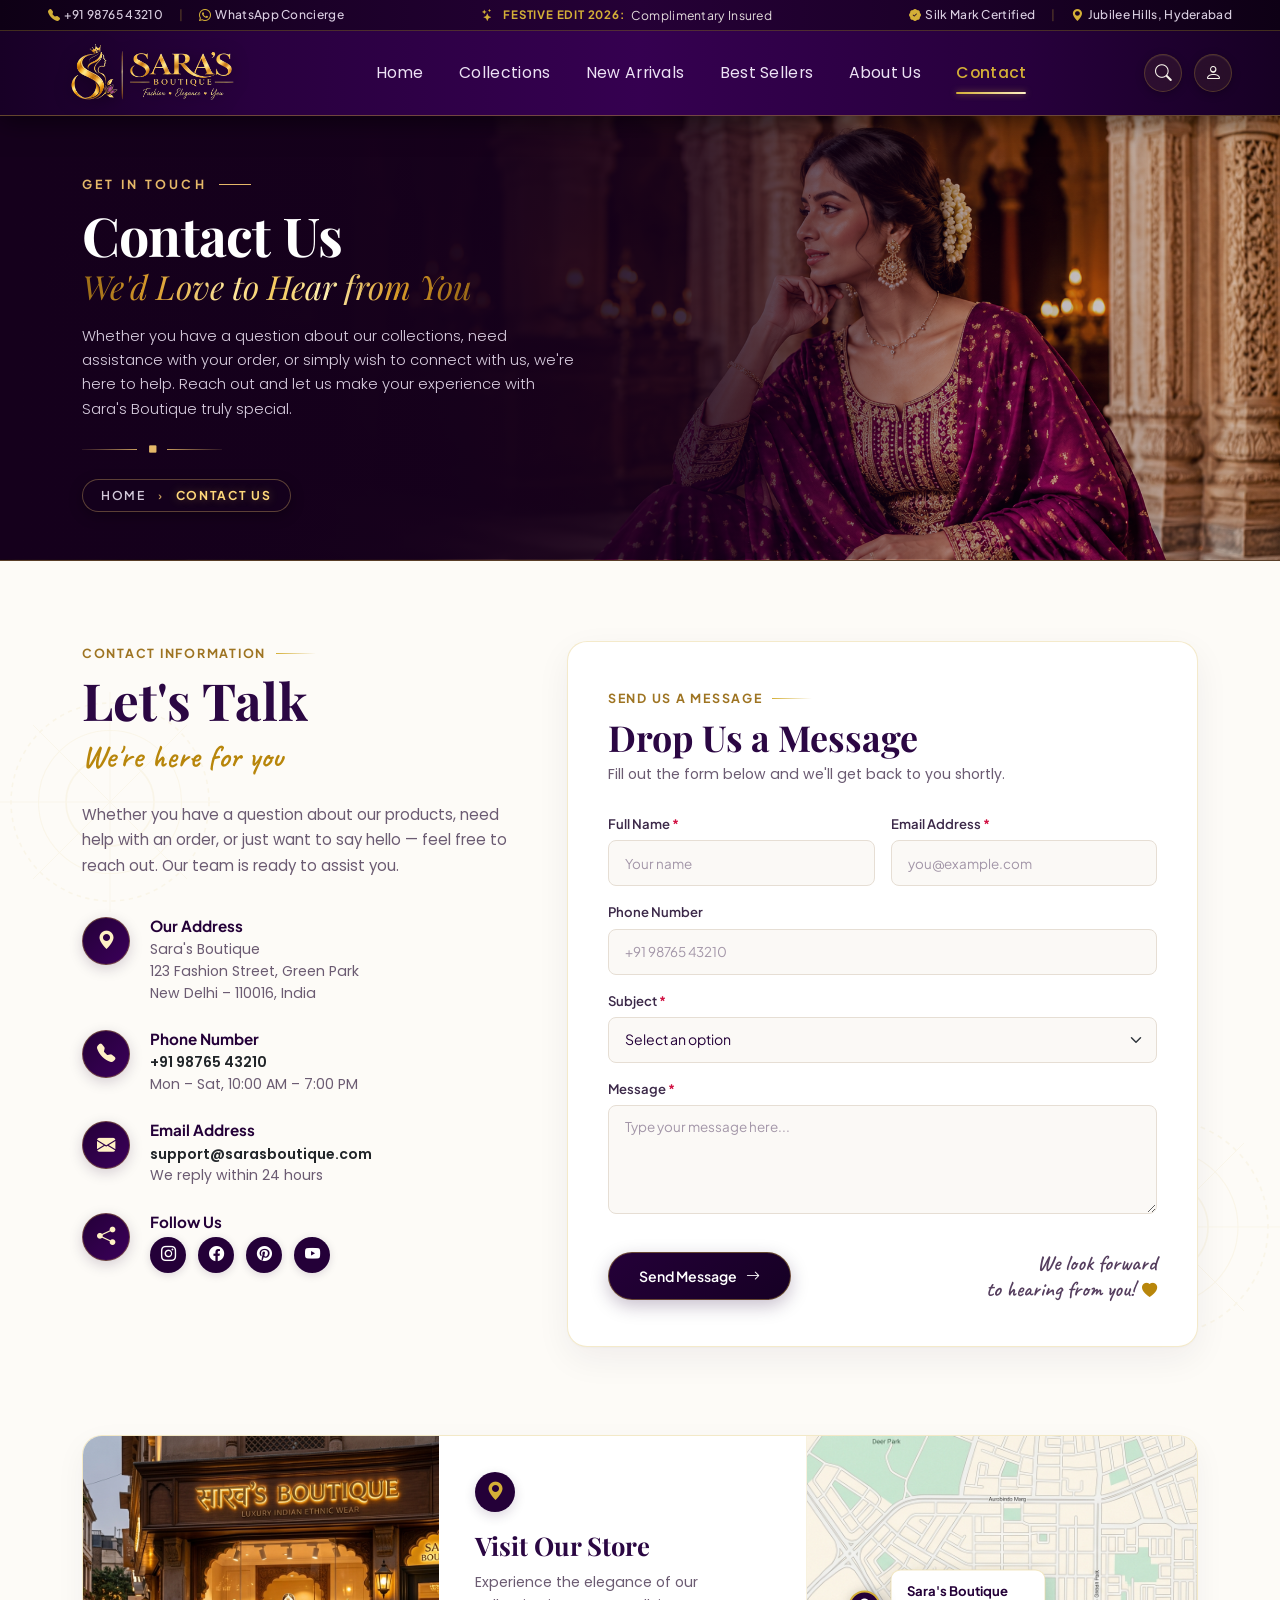
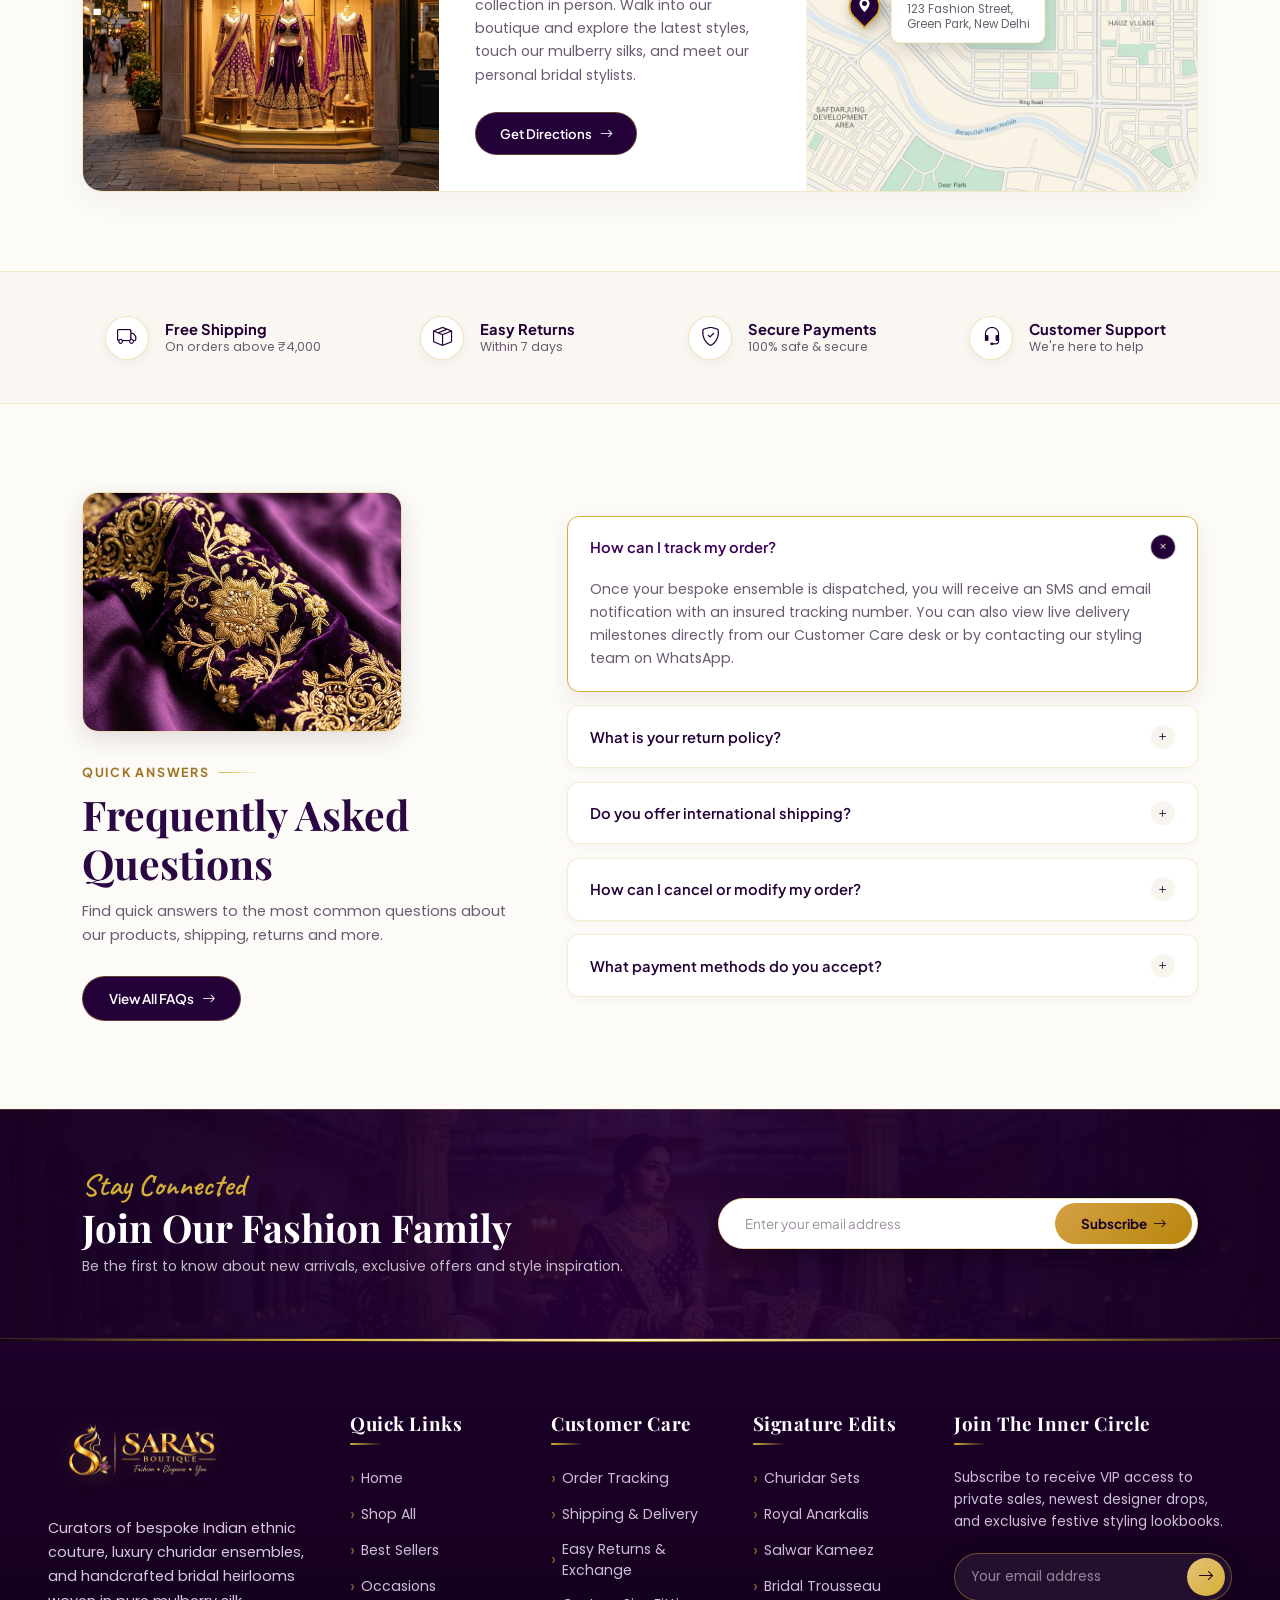
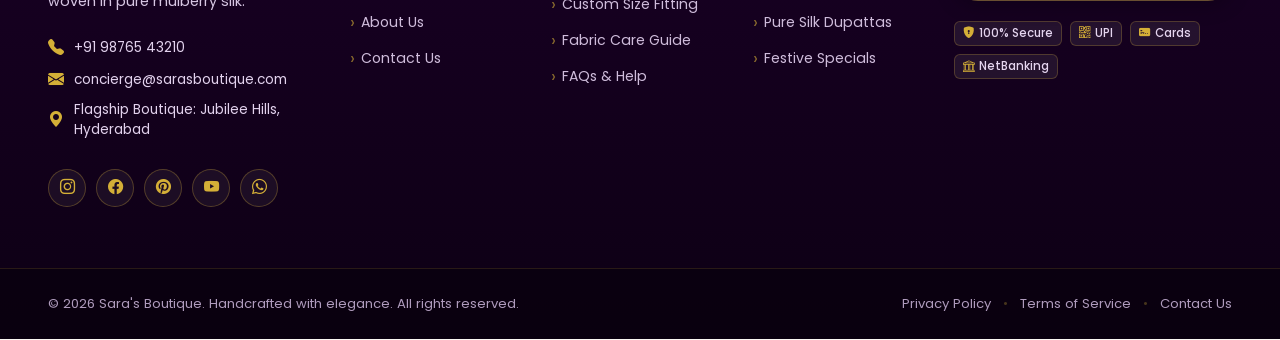
<file: contact.html>
<!DOCTYPE html>
<html lang="en">

<head>
    <meta charset="UTF-8">
    <meta name="viewport" content="width=device-width, initial-scale=1.0">
    <title>Contact Us | Sara's Boutique — Luxury Indian Ethnic Wear</title>
    <meta name="description"
        content="Get in touch with Sara's Boutique. Visit our luxury flagship store in Green Park, New Delhi, or contact our concierge for bespoke bridal wear, sizing assistance, and order inquiries.">
    <meta name="keywords"
        content="Sara's Boutique Contact, Indian Ethnic Wear Delhi, Luxury Boutique Green Park, Customer Support, Bridal Concierge, Salwar Suits, Lehenga Inquiry">
    <meta name="author" content="Sara's Boutique">
    <meta name="theme-color" content="#180026">
    <link rel="canonical" href="http://127.0.0.1:5500/contact.html">

    <!-- Open Graph / Facebook -->
    <meta property="og:type" content="website">
    <meta property="og:title" content="Contact Us | Sara's Boutique — Luxury Ethnic Wear">
    <meta property="og:description"
        content="Reach out to our customer care team or visit our flagship boutique in Green Park, New Delhi. We're here to help you find your perfect ensemble.">
    <meta property="og:image" content="img/contact_store.jpg">
    <meta property="og:url" content="http://127.0.0.1:5500/contact.html">

    <!-- Twitter Card -->
    <meta name="twitter:card" content="summary_large_image">
    <meta name="twitter:title" content="Contact Us | Sara's Boutique">
    <meta name="twitter:description"
        content="Connect with Sara's Boutique for bespoke couture, styling advice, and customer support.">
    <meta name="twitter:image" content="img/contact_store.jpg">

    <!-- Google Fonts: Playfair Display, Poppins, Plus Jakarta Sans, Caveat -->
    <link rel="preconnect" href="https://fonts.googleapis.com">
    <link rel="preconnect" href="https://fonts.gstatic.com" crossorigin>
    <link
        href="https://fonts.googleapis.com/css2?family=Caveat:wght@400;600;700&family=Cinzel:wght@400;500;600;700&family=Playfair+Display:ital,wght@0,400;0,600;0,700;1,400;1,600;1,700&family=Plus+Jakarta+Sans:wght@400;500;600;700&family=Poppins:wght@300;400;500;600;700&display=swap"
        rel="stylesheet">

    <!-- Bootstrap 5 CSS -->
    <link href="https://cdn.jsdelivr.net/npm/bootstrap@5.3.3/dist/css/bootstrap.min.css" rel="stylesheet">

    <!-- Bootstrap Icons -->
    <link rel="stylesheet" href="https://cdn.jsdelivr.net/npm/bootstrap-icons@1.11.3/font/bootstrap-icons.min.css">

    <!-- Project Global Stylesheet -->
    <link rel="stylesheet" href="css/style.css">
    
    <!-- Collection Page Custom Stylesheet -->
    <link rel="stylesheet" href="css/collection.css">

    <!-- Scoped Contact Page Luxury Stylesheet -->
    <link rel="stylesheet" href="css/contact.css">

    <!-- 2026 Scroll Animation System -->
    <link rel="stylesheet" href="css/scroll-animation.css">
</head>

<body>

    <!-- ===================== LUXURY TOP SMALL HEADER ===================== -->
    <aside class="luxury-top-bar" aria-label="Store Announcement and Concierge Bar">
        <div class="container-fluid px-lg-5 px-3">
            <div class="d-flex align-items-center justify-content-between">

                <!-- Left: Boutique Helpline & WhatsApp Concierge -->
                <div class="top-bar-left d-none d-md-flex align-items-center gap-3">
                    <a href="tel:+919876543210" title="Direct Boutique Concierge Helpline">
                        <i class="bi bi-telephone-fill text-gold me-1"></i>
                        <span>+91 98765 43210</span>
                    </a>
                    <span class="top-bar-divider d-none d-xl-inline">|</span>
                    <a href="https://wa.me/919876543210" target="_blank" class="d-none d-xl-inline-flex"
                        title="Chat on WhatsApp" rel="noopener">
                        <i class="bi bi-whatsapp text-gold me-1"></i>
                        <span>WhatsApp Concierge</span>
                    </a>
                </div>

                <!-- Center: Luxury Announcement Highlight -->
                <div class="top-bar-center text-center flex-grow-1 mx-2">
                    <div class="top-bar-announcement">
                        <span class="gold-sparkle me-1"><i class="bi bi-stars"></i></span>
                        <span class="announcement-highlight">Festive Edit 2026:</span>
                        <span class="announcement-text d-none d-sm-inline">Complimentary Insured</span>
                        <span class="announcement-text d-inline d-sm-none">Complimentary Insured Shipping</span>
                    </div>
                </div>

                <!-- Right: Silk Mark Certified, Flagship Store & Currency -->
                <div class="top-bar-right d-none d-md-flex align-items-center gap-3 justify-content-end">
                    <span class="top-bar-badge d-none d-lg-inline-flex" title="100% Certified Pure Silk">
                        <i class="bi bi-patch-check-fill text-gold me-1"></i>
                        <span>Silk Mark Certified</span>
                    </span>
                    <span class="top-bar-divider d-none d-lg-inline">|</span>
                    <span class="top-bar-location d-none d-xl-inline-flex" title="Our Flagship Store">
                        <i class="bi bi-geo-alt-fill text-gold me-1"></i>
                        <span>Jubilee Hills, Hyderabad</span>
                    </span>

                </div>

            </div>
        </div>
    </aside>

    <!-- ===================== LUXURY HEADER ===================== -->
    <header class="luxury-header">
        <div class="container-fluid px-lg-5 px-3">
            <div class="d-flex align-items-center justify-content-between">

                <!-- BRAND / LOGO -->
                <a href="index.html" class="brand-container" aria-label="Sara's Boutique Home">
                    <img src="img/logo1.png" alt="Sara's Boutique - Fashion · Elegance · You" class="brand-logo-img">
                </a>

                <!-- Desktop Navigation Links -->
                <nav class="d-none d-lg-block">
                    <ul class="nav-luxury-links">
                        <li><a href="index.html" class="nav-luxury-link">Home</a></li>
                        <li><a href="collection.html" class="nav-luxury-link">Collections</a></li>
                        <li><a href="index.html#newarrivals" class="nav-luxury-link">New Arrivals</a></li>
                        <li><a href="index.html#bestsellers" class="nav-luxury-link">Best Sellers</a></li>
                        <li><a href="about.html" class="nav-luxury-link">About Us</a></li>
                        <li><a href="contact.html" class="nav-luxury-link active">Contact</a></li>
                    </ul>
                </nav>

                <!-- Actions: Search, Account, Cart & Mobile Toggle -->
                <div class="d-flex align-items-center gap-3">
                    <div class="nav-actions">
                        <!-- Search Trigger -->
                        <button type="button" class="action-icon-btn" data-bs-toggle="modal"
                            data-bs-target="#searchModal" title="Search Collection" aria-label="Open search modal">
                            <i class="bi bi-search"></i>
                        </button>

                        <!-- User Profile / Account -->
                        <a href="index.html#account" class="action-icon-btn" title="Account / Login"
                            aria-label="Account Login">
                            <i class="bi bi-person"></i>
                        </a>

                        <!-- Cart with luxury gold circle badge "0" -->
                        <!-- <a href="index.html#cart" class="action-icon-btn position-relative" title="Shopping Bag"
                            id="cartBtn" aria-label="Shopping Bag">
                            <i class="bi bi-bag"></i>
                            <span class="badge-cart-gold" id="cartCount">0</span>
                        </a> -->
                    </div>

                    <!-- Mobile Hamburger Toggle -->
                    <button class="luxury-toggler d-lg-none" type="button" data-bs-toggle="offcanvas"
                        data-bs-target="#mobileMenu" aria-controls="mobileMenu" aria-label="Toggle navigation">
                        <i class="bi bi-list"></i>
                    </button>
                </div>

            </div>
        </div>
    </header>

    <!-- Mobile Offcanvas Menu -->
    <div class="offcanvas offcanvas-end offcanvas-luxury" tabindex="-1" id="mobileMenu"
        aria-labelledby="mobileMenuLabel">
        <div class="offcanvas-header border-bottom border-warning border-opacity-25 pb-3">
            <div class="d-flex align-items-center gap-2">
                <img src="img/logo1.png" alt="Sara's Boutique"
                    style="height: 52px; width: auto; object-fit: contain; filter: drop-shadow(0 2px 6px rgba(0,0,0,0.5)) drop-shadow(0 0 10px rgba(212,175,55,0.3));">
            </div>
            <button type="button" class="btn-close btn-close-white" data-bs-dismiss="offcanvas"
                aria-label="Close"></button>
        </div>
        <div class="offcanvas-body d-flex flex-column justify-content-between pt-4">
            <ul class="nav flex-column gap-3">
                <li class="nav-item">
                    <a class="nav-luxury-link fs-5" href="index.html">Home</a>
                </li>
                <li class="nav-item">
                    <a class="nav-luxury-link fs-5" href="collection.html">Collections</a>
                </li>
                <li class="nav-item">
                    <a class="nav-luxury-link fs-5" href="index.html#newarrivals">New Arrivals</a>
                </li>
                <li class="nav-item">
                    <a class="nav-luxury-link fs-5" href="index.html#bestsellers">Best Sellers</a>
                </li>
                <li class="nav-item">
                    <a class="nav-luxury-link fs-5" href="about.html">About Us</a>
                </li>
                <li class="nav-item">
                    <a class="nav-luxury-link active fs-5" href="contact.html">Contact</a>
                </li>
            </ul>

            <div class="pt-4 border-top border-warning border-opacity-25">
                <p class="brand-tagline text-center mb-2 fs-5">Fashion · Elegance · You</p>
                <div class="d-flex justify-content-center gap-4 text-secondary mt-3">
                    <a href="#instagram" class="text-decoration-none" style="color: var(--gold);"><i
                            class="bi bi-instagram fs-5"></i></a>
                    <a href="#pinterest" class="text-decoration-none" style="color: var(--gold);"><i
                            class="bi bi-pinterest fs-5"></i></a>
                    <a href="#facebook" class="text-decoration-none" style="color: var(--gold);"><i
                            class="bi bi-facebook fs-5"></i></a>
                </div>
            </div>
        </div>
    </div>

    <!-- Quick Search Modal -->
    <div class="modal fade" id="searchModal" tabindex="-1" aria-hidden="true">
        <div class="modal-dialog modal-dialog-centered">
            <div class="modal-content search-modal-content p-4">
                <div class="d-flex justify-content-between align-items-center mb-3">
                    <h5 class="modal-title font-serif text-white m-0" style="font-family: var(--heading-font);">Search
                        Collection</h5>
                    <button type="button" class="btn-close btn-close-white" data-bs-dismiss="modal"
                        aria-label="Close"></button>
                </div>
                <div class="position-relative">
                    <input type="text" class="form-control search-input"
                        placeholder="Search silk gowns, dresses, accessories...">
                    <i class="bi bi-search position-absolute top-50 end-0 translate-middle-y me-3 text-warning"></i>
                </div>
            </div>
        </div>
    </div>

    <!-- ===================== 3. CONTACT HERO BANNER ===================== -->
   <section class="collection-hero-banner" aria-label="Contact Us Banner">
    <div class="container position-relative">
        <div class="collection-hero-inner">

            <!-- Gold Eyebrow -->
            <span class="collection-eyebrow hero-load-item delay-1">GET IN TOUCH</span>

            <!-- Main Title -->
            <h1 class="collection-main-title hero-load-item delay-2">Contact Us</h1>

            <!-- Cursive Gold Script -->
            <span class="collection-script-subtitle hero-load-item delay-3">We'd Love to Hear from You</span>

            <!-- Description Paragraph -->
            <p class="collection-desc hero-load-item delay-4">
                Whether you have a question about our collections, need assistance with your order,
                or simply wish to connect with us, we're here to help. Reach out and let us make
                your experience with Sara's Boutique truly special.
            </p>

            <!-- Gold Ornate Divider Line -->
            <div class="collection-ornate-divider hero-load-item delay-4" aria-hidden="true">
                <span class="line"></span>
                <span class="diamond"><i class="bi bi-diamond-fill"></i></span>
                <span class="line"></span>
            </div>

            <!-- Breadcrumbs -->
            <nav aria-label="breadcrumb" class="hero-load-item delay-5">
                <ol class="collection-breadcrumbs">
                    <li><a href="index.html">Home</a></li>
                    <li class="crumb-sep">›</li>
                    <li class="active">Contact Us</li>
                </ol>
            </nav>

        </div>

        <!-- Floating Callout on Right -->
      
    </div>
</section>

    <!-- ===================== 4, 5 & 6. CONTACT CONTENT SECTION ===================== -->
    <section class="contact-main-section" aria-label="Contact Information and Inquiry Form">
        <!-- Background Subtle Mandala Flourishes -->
        <svg class="decor-mandala-corner-left" viewBox="0 0 200 200" fill="none" xmlns="http://www.w3.org/2000/svg">
            <circle cx="100" cy="100" r="90" stroke="#D4AF37" stroke-width="1.5" stroke-dasharray="4 4" />
            <circle cx="100" cy="100" r="65" stroke="#D4AF37" stroke-width="1" />
            <circle cx="100" cy="100" r="40" stroke="#D4AF37" stroke-width="1.5" />
            <path d="M100 0 V200 M0 100 H200 M30 30 L170 170 M30 170 L170 30" stroke="#D4AF37" stroke-width="0.8" />
        </svg>

        <svg class="decor-mandala-corner-right" viewBox="0 0 200 200" fill="none" xmlns="http://www.w3.org/2000/svg">
            <circle cx="100" cy="100" r="90" stroke="#D4AF37" stroke-width="1.5" stroke-dasharray="4 4" />
            <circle cx="100" cy="100" r="65" stroke="#D4AF37" stroke-width="1" />
            <circle cx="100" cy="100" r="40" stroke="#D4AF37" stroke-width="1.5" />
            <path d="M100 0 V200 M0 100 H200 M30 30 L170 170 M30 170 L170 30" stroke="#D4AF37" stroke-width="0.8" />
        </svg>

        <div class="container">
            <div class="row g-5 align-items-start">

                <!-- ── 5. LEFT COLUMN: CONTACT INFORMATION ── -->
                <div class="col-lg-5 col-12 reveal-left">
                    <span class="section-gold-eyebrow">CONTACT INFORMATION</span>
                    <h2 class="contact-info-title">Let's Talk</h2>
                    <div class="contact-info-script">We're here for you</div>

                    <p class="contact-info-intro">
                        Whether you have a question about our products, need help with an order, or just want to say
                        hello — feel free to reach out. Our team is ready to assist you.
                    </p>

                    <!-- Contact Details Blocks List -->
                    <div class="contact-info-blocks-list">

                        <!-- ADDRESS -->
                        <div class="contact-info-card-item">
                            <div class="contact-icon-bubble" title="Boutique Location">
                                <i class="bi bi-geo-alt-fill"></i>
                            </div>
                            <div>
                                <h4 class="contact-item-heading">Our Address</h4>
                                <div class="contact-item-body">
                                    Sara's Boutique<br>
                                    123 Fashion Street, Green Park<br>
                                    New Delhi – 110016, India
                                </div>
                            </div>
                        </div>

                        <!-- PHONE -->
                        <div class="contact-info-card-item">
                            <div class="contact-icon-bubble" title="Phone Number">
                                <i class="bi bi-telephone-fill"></i>
                            </div>
                            <div>
                                <h4 class="contact-item-heading">Phone Number</h4>
                                <div class="contact-item-body">
                                    <a href="tel:+919876543210" class="fw-semibold text-dark">+91 98765 43210</a><br>
                                    Mon – Sat, 10:00 AM – 7:00 PM
                                </div>
                            </div>
                        </div>

                        <!-- EMAIL -->
                        <div class="contact-info-card-item">
                            <div class="contact-icon-bubble" title="Email Address">
                                <i class="bi bi-envelope-fill"></i>
                            </div>
                            <div>
                                <h4 class="contact-item-heading">Email Address</h4>
                                <div class="contact-item-body">
                                    <a href="mailto:support@sarasboutique.com"
                                        class="fw-semibold text-dark">support@sarasboutique.com</a><br>
                                    We reply within 24 hours
                                </div>
                            </div>
                        </div>

                        <!-- SOCIAL MEDIA -->
                        <div class="contact-info-card-item">
                            <div class="contact-icon-bubble" title="Social Channels">
                                <i class="bi bi-share-fill"></i>
                            </div>
                            <div>
                                <h4 class="contact-item-heading">Follow Us</h4>
                                <div class="contact-social-icons-row">
                                    <a href="#instagram" class="contact-social-btn" title="Follow on Instagram"
                                        aria-label="Instagram">
                                        <i class="bi bi-instagram"></i>
                                    </a>
                                    <a href="#facebook" class="contact-social-btn" title="Follow on Facebook"
                                        aria-label="Facebook">
                                        <i class="bi bi-facebook"></i>
                                    </a>
                                    <a href="#pinterest" class="contact-social-btn" title="Follow on Pinterest"
                                        aria-label="Pinterest">
                                        <i class="bi bi-pinterest"></i>
                                    </a>
                                    <a href="#youtube" class="contact-social-btn" title="Subscribe on YouTube"
                                        aria-label="YouTube">
                                        <i class="bi bi-youtube"></i>
                                    </a>
                                </div>
                            </div>
                        </div>

                    </div>
                </div>

                <!-- ── 6, 7 & 8. RIGHT COLUMN: CONTACT FORM ── -->
                <div class="col-lg-7 col-12">
                    <div class="contact-form-luxury-card reveal-right">

                        <span class="section-gold-eyebrow">SEND US A MESSAGE</span>
                        <h3 class="form-heading">Drop Us a Message</h3>
                        <p class="form-subtitle">Fill out the form below and we'll get back to you shortly.</p>

                        <form id="contactInquiryForm" novalidate onsubmit="handleContactSubmit(event)">

                            <!-- Row 1: Full Name & Email Address -->
                            <div class="row g-3 mb-3">
                                <div class="col-md-6 col-12">
                                    <label for="fullNameInput" class="form-label-luxury">
                                        Full Name <span class="required-star">*</span>
                                    </label>
                                    <input type="text" class="form-control-luxury" id="fullNameInput"
                                        placeholder="Your name" required autocomplete="name">
                                    <div class="form-feedback-error" id="nameError">Please enter your full name.</div>
                                </div>

                                <div class="col-md-6 col-12">
                                    <label for="emailInput" class="form-label-luxury">
                                        Email Address <span class="required-star">*</span>
                                    </label>
                                    <input type="email" class="form-control-luxury" id="emailInput"
                                        placeholder="you@example.com" required autocomplete="email">
                                    <div class="form-feedback-error" id="emailError">Please enter a valid email address.
                                    </div>
                                </div>
                            </div>

                            <!-- Row 2: Phone Number -->
                            <div class="mb-3">
                                <label for="phoneInput" class="form-label-luxury">Phone Number</label>
                                <input type="tel" class="form-control-luxury" id="phoneInput"
                                    placeholder="+91 98765 43210" autocomplete="tel">
                            </div>

                            <!-- Row 3: Subject Dropdown -->
                            <div class="mb-3">
                                <label for="subjectSelect" class="form-label-luxury">
                                    Subject <span class="required-star">*</span>
                                </label>
                                <select class="form-control-luxury form-select" id="subjectSelect" required>
                                    <option value="" disabled selected>Select an option</option>
                                    <option value="General Inquiry">General Inquiry</option>
                                    <option value="Order Status & Tracking">Order Status & Tracking</option>
                                    <option value="Custom Fitting & Bridal Concierge">Custom Fitting & Bridal Concierge
                                    </option>
                                    <option value="Returns & Exchanges">Returns & Exchanges</option>
                                    <option value="Wholesale & Collaborations">Wholesale & Collaborations</option>
                                </select>
                                <div class="form-feedback-error" id="subjectError">Please select a subject for your
                                    message.</div>
                            </div>

                            <!-- Row 4: Message Textarea -->
                            <div class="mb-3">
                                <label for="messageTextarea" class="form-label-luxury">
                                    Message <span class="required-star">*</span>
                                </label>
                                <textarea class="form-control-luxury" id="messageTextarea" rows="4"
                                    placeholder="Type your message here..." required></textarea>
                                <div class="form-feedback-error" id="messageError">Please write your message (at least
                                    10 characters).</div>
                            </div>

                            <!-- Form Action Row: Submit Button + Decorative Note -->
                            <div class="form-footer-action-row">
                                <button type="submit" class="btn-send-message" id="submitBtn">
                                    <span id="btnText">Send Message</span>
                                    <i class="bi bi-arrow-right" id="btnArrow"></i>
                                    <span class="spinner-border spinner-border-sm d-none" id="btnSpinner" role="status"
                                        aria-hidden="true"></span>
                                </button>

                                <div class="form-decorative-signoff">
                                    We look forward<br>
                                    to hearing from you! <i class="bi bi-heart-fill heart-icon"></i>
                                </div>
                            </div>

                        </form>

                    </div>
                </div>

            </div>
        </div>
    </section>

    <!-- ===================== 9 & 10. STORE LOCATION SECTION ===================== -->
    <section class="store-location-section" aria-label="Our Flagship Store Location in Green Park New Delhi">
        <div class="container">

            <div class="location-unified-card reveal-scale">

                <!-- Col 1: Storefront Photo -->
                <div class="location-store-photo-wrap">
                    <img src="img/contact_store.jpg" alt="Sara's Boutique Flagship Store in Green Park New Delhi"
                        loading="lazy">
                </div>

                <!-- Col 2: Visit Our Store Information Box -->
                <div class="location-info-panel">
                    <div class="location-pin-icon-wrap" title="Store Pin">
                        <i class="bi bi-geo-alt-fill"></i>
                    </div>

                    <h3 class="location-panel-heading">Visit Our Store</h3>

                    <p class="location-panel-desc">
                        Experience the elegance of our collection in person. Walk into our boutique and explore the
                        latest styles, touch our mulberry silks, and meet our personal bridal stylists.
                    </p>

                    <a href="https://maps.google.com/?q=Green+Park+Market+New+Delhi" target="_blank"
                        rel="noopener noreferrer" class="btn-directions">
                        <span>Get Directions</span>
                        <i class="bi bi-arrow-right"></i>
                    </a>
                </div>

                <!-- Col 3: Map Section with Custom Location Pin -->
                <div class="location-map-wrap">
                    <img src="img/contact_map.jpg" alt="Green Park New Delhi Map Overview" class="location-map-bg-img"
                        loading="lazy">

                    <!-- Interactive Floating Pin & Location Tooltip -->
                    <div class="map-interactive-pin-box"
                        onclick="showToast('Sara\'s Boutique: 123 Fashion Street, Green Park, New Delhi – 110016');">
                        <div class="map-custom-marker">
                            <i class="bi bi-geo-alt-fill"></i>
                        </div>
                        <div class="map-floating-tooltip">
                            <div class="map-tooltip-title">Sara's Boutique</div>
                            <div class="map-tooltip-address">123 Fashion Street,<br>Green Park, New Delhi</div>
                        </div>
                    </div>
                </div>

            </div>

        </div>
    </section>

    <!-- ===================== 11. SERVICE BENEFITS STRIP ===================== -->
    <section class="service-benefits-strip" aria-label="Sara's Boutique Service Guarantees">
        <div class="container">
            <div class="row g-4 align-items-center stagger-group">

                <!-- Benefit 1: Free Shipping -->
                <div class="col-lg-3 col-sm-6 col-12 stagger-item">
                    <div class="benefit-col-item">
                        <div class="benefit-icon-ring" title="Free Shipping Across India">
                            <i class="bi bi-truck"></i>
                        </div>
                        <div>
                            <div class="benefit-item-title">Free Shipping</div>
                            <div class="benefit-item-sub">On orders above ₹4,000</div>
                        </div>
                    </div>
                </div>

                <!-- Benefit 2: Easy Returns -->
                <div class="col-lg-3 col-sm-6 col-12 stagger-item">
                    <div class="benefit-col-item">
                        <div class="benefit-icon-ring" title="Easy 7-Day Returns">
                            <i class="bi bi-box-seam"></i>
                        </div>
                        <div>
                            <div class="benefit-item-title">Easy Returns</div>
                            <div class="benefit-item-sub">Within 7 days</div>
                        </div>
                    </div>
                </div>

                <!-- Benefit 3: Secure Payments -->
                <div class="col-lg-3 col-sm-6 col-12 stagger-item">
                    <div class="benefit-col-item">
                        <div class="benefit-icon-ring" title="100% Safe and Encrypted Payments">
                            <i class="bi bi-shield-check"></i>
                        </div>
                        <div>
                            <div class="benefit-item-title">Secure Payments</div>
                            <div class="benefit-item-sub">100% safe &amp; secure</div>
                        </div>
                    </div>
                </div>

                <!-- Benefit 4: Customer Support -->
                <div class="col-lg-3 col-sm-6 col-12 stagger-item">
                    <div class="benefit-col-item">
                        <div class="benefit-icon-ring" title="Friendly Stylist & Customer Support">
                            <i class="bi bi-headset"></i>
                        </div>
                        <div>
                            <div class="benefit-item-title">Customer Support</div>
                            <div class="benefit-item-sub">We're here to help</div>
                        </div>
                    </div>
                </div>

            </div>
        </div>
    </section>

    <!-- ===================== 12 & 13. FAQ SECTION ===================== -->
    <section class="faq-luxury-section" id="faqs" aria-label="Frequently Asked Questions">
        <div class="container">
            <div class="row g-5 align-items-center">

                <!-- LEFT SIDE: Fabric Image + Heading + Button -->
                <div class="col-lg-5 col-12 reveal-left">
                    <div class="faq-left-media-wrap">
                        <img src="img/contact_faq_fabric.jpg" alt="Handcrafted Gold Zardozi Embroidery on Purple Silk"
                            loading="lazy">
                    </div>

                    <span class="section-gold-eyebrow">QUICK ANSWERS</span>
                    <h3 class="faq-main-heading">Frequently Asked Questions</h3>
                    <p class="faq-main-desc">
                        Find quick answers to the most common questions about our products, shipping, returns and more.
                    </p>

                    <a href="#contactInquiryForm" class="btn-view-all-faqs"
                        onclick="document.getElementById('subjectSelect').value='General Inquiry';">
                        <span>View All FAQs</span>
                        <i class="bi bi-arrow-right"></i>
                    </a>
                </div>

                <!-- RIGHT SIDE: Working Interactive Accordion -->
                <div class="col-lg-7 col-12 reveal-right">
                    <div class="faq-accordion-container" id="faqAccordion">

                        <!-- FAQ 1 -->
                        <div class="faq-accordion-item active">
                            <button type="button" class="faq-header-btn" onclick="toggleFaq(this)">
                                <span>How can I track my order?</span>
                                <span class="faq-toggle-icon"><i class="bi bi-plus"></i></span>
                            </button>
                            <div class="faq-body-content">
                                Once your bespoke ensemble is dispatched, you will receive an SMS and email notification
                                with an insured tracking number. You can also view live delivery milestones directly
                                from our Customer Care desk or by contacting our styling team on WhatsApp.
                            </div>
                        </div>

                        <!-- FAQ 2 -->
                        <div class="faq-accordion-item">
                            <button type="button" class="faq-header-btn" onclick="toggleFaq(this)">
                                <span>What is your return policy?</span>
                                <span class="faq-toggle-icon"><i class="bi bi-plus"></i></span>
                            </button>
                            <div class="faq-body-content">
                                We offer a hassle-free 7-day return and exchange policy on all standard ready-to-wear
                                pieces, provided garments are unworn with original luxury tags and security seals
                                intact. Custom-tailored bridal pieces undergo dedicated fitting sessions.
                            </div>
                        </div>

                        <!-- FAQ 3 -->
                        <div class="faq-accordion-item">
                            <button type="button" class="faq-header-btn" onclick="toggleFaq(this)">
                                <span>Do you offer international shipping?</span>
                                <span class="faq-toggle-icon"><i class="bi bi-plus"></i></span>
                            </button>
                            <div class="faq-body-content">
                                Yes! Sara's Boutique proudly ships worldwide including the USA, UK, Canada, UAE,
                                Singapore, and Australia via DHL Express and FedEx International Priority with full
                                doorstep customs clearance and insurance.
                            </div>
                        </div>

                        <!-- FAQ 4 -->
                        <div class="faq-accordion-item">
                            <button type="button" class="faq-header-btn" onclick="toggleFaq(this)">
                                <span>How can I cancel or modify my order?</span>
                                <span class="faq-toggle-icon"><i class="bi bi-plus"></i></span>
                            </button>
                            <div class="faq-body-content">
                                Orders may be modified or cancelled within 24 hours of placement before our master
                                artisans cut the fabric. Please contact our concierge immediately at +91 98765 43210 or
                                via email with your order number.
                            </div>
                        </div>

                        <!-- FAQ 5 -->
                        <div class="faq-accordion-item">
                            <button type="button" class="faq-header-btn" onclick="toggleFaq(this)">
                                <span>What payment methods do you accept?</span>
                                <span class="faq-toggle-icon"><i class="bi bi-plus"></i></span>
                            </button>
                            <div class="faq-body-content">
                                We accept all major Indian and international debit/credit cards (Visa, MasterCard,
                                Amex), UPI (Google Pay, PhonePe, Paytm), NetBanking across 50+ banks, EMI options, and
                                Cash on Delivery (COD) for domestic orders under ₹15,000.
                            </div>
                        </div>

                    </div>
                </div>

            </div>
        </div>
    </section>

    <!-- ===================== 14. NEWSLETTER SECTION ===================== -->
    <section class="newsletter-luxury-banner" aria-label="Subscribe to Sara's Boutique Newsletter">
        <div class="container">
            <div class="row align-items-center g-4 reveal-scale">

                <!-- Left Column -->
                <div class="col-lg-6 col-12">
                    <div class="newsletter-banner-script">Stay Connected</div>
                    <h3 class="newsletter-banner-title">Join Our Fashion Family</h3>
                    <p class="newsletter-banner-desc">
                        Be the first to know about new arrivals, exclusive offers and style inspiration.
                    </p>
                </div>

                <!-- Right Column: Pill Form -->
                <div class="col-lg-6 col-12">
                    <form class="newsletter-pill-input-box" onsubmit="handleNewsletterSubmit(event)">
                        <input type="email" placeholder="Enter your email address" required
                            aria-label="Enter your email address" id="newsletterEmailInput">
                        <button type="submit" class="btn-subscribe-gold">
                            <span>Subscribe</span>
                            <i class="bi bi-arrow-right"></i>
                        </button>
                    </form>
                </div>

            </div>
        </div>
    </section>

    <!-- ===================== 15. LUXURY THEME FOOTER (EXACT INDEX FOOTER) ===================== -->
    <footer class="luxury-footer reveal" role="contentinfo">
        <div class="container-fluid px-lg-5 px-md-4 px-3">
            <!-- Main Footer Grid -->
            <div class="row g-4 justify-content-between">

                <!-- Col 1: Brand, Tagline & Concierge -->
                <div class="col-lg-3 col-md-6 col-12 mb-3 mb-lg-0">
                    <div class="footer-brand">
                        <div class="brand-badge m-0">
                            <a href="index.html" class="d-inline-block" aria-label="Sara's Boutique Home">
                                <img src="img/logo1.png" alt="Sara's Boutique - Luxury Fashion & Elegance"
                                    class="footer-brand-logo">
                            </a>
                        </div>
                        <p class="footer-brand-desc">
                            Curators of bespoke Indian ethnic couture, luxury churidar ensembles, and handcrafted bridal
                            heirlooms woven in pure mulberry silk.
                        </p>

                        <div class="footer-contact-info">
                            <a href="tel:+919876543210" class="footer-contact-item">
                                <i class="bi bi-telephone-fill"></i> +91 98765 43210
                            </a>
                            <a href="mailto:concierge@sarasboutique.com" class="footer-contact-item">
                                <i class="bi bi-envelope-fill"></i> concierge@sarasboutique.com
                            </a>
                            <span class="footer-contact-item">
                                <i class="bi bi-geo-alt-fill"></i> Flagship Boutique: Jubilee Hills, Hyderabad
                            </span>
                        </div>

                        <!-- Social Icons -->
                        <div class="footer-social-icons">
                            <a href="#instagram" aria-label="Instagram"><i class="bi bi-instagram"></i></a>
                            <a href="#facebook" aria-label="Facebook"><i class="bi bi-facebook"></i></a>
                            <a href="#pinterest" aria-label="Pinterest"><i class="bi bi-pinterest"></i></a>
                            <a href="#youtube" aria-label="YouTube"><i class="bi bi-youtube"></i></a>
                            <a href="#whatsapp" aria-label="WhatsApp"><i class="bi bi-whatsapp"></i></a>
                        </div>
                    </div>
                </div>

                <!-- Col 2: Quick Links -->
                <div class="col-lg-2 col-md-3 col-6">
                    <h3 class="footer-col-title">Quick Links</h3>
                    <ul class="footer-links-list">
                        <li><a href="index.html">Home</a></li>
                        <li><a href="collection.html">Shop All</a></li>
                        <li><a href="index.html#bestsellers">Best Sellers</a></li>
                        <li><a href="collection.html">Occasions</a></li>
                        <li><a href="about.html">About Us</a></li>
                        <li><a href="contact.html">Contact Us</a></li>
                    </ul>
                </div>

                <!-- Col 3: Customer Care -->
                <div class="col-lg-2 col-md-3 col-6">
                    <h3 class="footer-col-title">Customer Care</h3>
                    <ul class="footer-links-list">
                        <li><a href="#track-order"
                                onclick="showToast('Enter your order number in our tracking portal to check live status.')">Order
                                Tracking</a></li>
                        <li><a href="#shipping-policy"
                                onclick="showToast('Free insured express delivery on orders over ₹4,000 across India.')">Shipping
                                &amp; Delivery</a></li>
                        <li><a href="#returns"
                                onclick="showToast('Hassle-free 7-day returns on unworn items with tags intact.')">Easy
                                Returns &amp; Exchange</a></li>
                        <li><a href="#size-guide"
                                onclick="showToast('Size Guide: S (34), M (36), L (38), XL (40), XXL (42). Custom tailoring also available.')">Custom
                                Size Fitting</a></li>
                        <li><a href="#fabric-care"
                                onclick="showToast('Dry Clean Only recommended for pure silk and embroidered ensembles.')">Fabric
                                Care Guide</a></li>
                        <li><a href="#faqs">FAQs &amp; Help</a></li>
                    </ul>
                </div>

                <!-- Col 4: Exclusive Edits -->
                <div class="col-lg-2 col-md-3 col-6">
                    <h3 class="footer-col-title">Signature Edits</h3>
                    <ul class="footer-links-list">
                        <li><a href="collection.html">Churidar Sets</a></li>
                        <li><a href="collection.html">Royal Anarkalis</a></li>
                        <li><a href="collection.html">Salwar Kameez</a></li>
                        <li><a href="collection.html">Bridal Trousseau</a></li>
                        <li><a href="collection.html">Pure Silk Dupattas</a></li>
                        <li><a href="collection.html">Festive Specials</a></li>
                    </ul>
                </div>

                <!-- Col 5: Join Our Newsletter & Payment Badges -->
                <div class="col-lg-3 col-md-9 col-12">
                    <h3 class="footer-col-title">Join The Inner Circle</h3>
                    <p class="newsletter-desc">
                        Subscribe to receive VIP access to private sales, newest designer drops, and exclusive festive
                        styling lookbooks.
                    </p>

                    <form class="newsletter-pill-form"
                        onsubmit="event.preventDefault(); showToast('Thank you for subscribing to Sara\'s Inner Circle!'); this.reset();">
                        <input type="email" class="form-control newsletter-input" placeholder="Your email address"
                            aria-label="Your email address" required>
                        <button class="newsletter-submit-btn" type="submit" aria-label="Subscribe">
                            <i class="bi bi-arrow-right"></i>
                        </button>
                    </form>

                    <!-- Payment & Trust Badges -->
                    <div class="footer-payment-badges">
                        <span class="payment-pill-tag"><i class="bi bi-shield-lock-fill"></i> 100% Secure</span>
                        <span class="payment-pill-tag"><i class="bi bi-qr-code"></i> UPI</span>
                        <span class="payment-pill-tag"><i class="bi bi-credit-card-2-front-fill"></i> Cards</span>
                        <span class="payment-pill-tag"><i class="bi bi-bank"></i> NetBanking</span>
                    </div>
                </div>

            </div>
        </div>

        <!-- Bottom Bar: Copyright & Legal Policies -->
        <div class="footer-bottom-bar">
            <div class="container-fluid px-lg-5 px-md-4 px-3">
                <div class="d-flex flex-column flex-md-row justify-content-between align-items-center gap-2">
                    <p class="copyright-text mb-0">
                        &copy; 2026 Sara's Boutique. Handcrafted with elegance. All rights reserved.
                    </p>
                    <div class="legal-links">
                        <a href="#privacy">Privacy Policy</a>
                        <span class="legal-divider">•</span>
                        <a href="#terms">Terms of Service</a>
                        <span class="legal-divider">•</span>
                        <a href="contact.html">Contact Us</a>
                    </div>
                </div>
            </div>
        </div>
    </footer>

    <!-- ===================== TOAST NOTIFICATION CONTAINER ===================== -->
    <div id="luxuryToast" class="toast-notification-luxury" role="alert" aria-live="assertive" aria-atomic="true">
        <i class="bi bi-check2-circle text-gold fs-5"></i>
        <span id="toastMessage">Your message has been received!</span>
    </div>

    <!-- Bootstrap 5 JavaScript Bundle -->
    <script src="https://cdn.jsdelivr.net/npm/bootstrap@5.3.3/dist/js/bootstrap.bundle.min.js"></script>

    <!-- Contact Page Interactive JavaScript -->
    <script>
        // ── Toast Utility ──────────────────────────────────────────────────────────
        let toastTimeout;
        function showToast(message) {
            const toast = document.getElementById('luxuryToast');
            const msgEl = document.getElementById('toastMessage');
            if (!toast || !msgEl) return;

            msgEl.textContent = message;
            toast.classList.add('show');

            clearTimeout(toastTimeout);
            toastTimeout = setTimeout(() => {
                toast.classList.remove('show');
            }, 4500);
        }

        // ── FAQ Accordion Toggle ──────────────────────────────────────────────────
        function toggleFaq(button) {
            const clickedItem = button.closest('.faq-accordion-item');
            const allItems = document.querySelectorAll('.faq-accordion-item');

            allItems.forEach(item => {
                if (item !== clickedItem) {
                    item.classList.remove('active');
                }
            });

            clickedItem.classList.toggle('active');
        }

        // ── Contact Form Validation & Submission ──────────────────────────────────
        function handleContactSubmit(event) {
            event.preventDefault();

            const nameInput = document.getElementById('fullNameInput');
            const emailInput = document.getElementById('emailInput');
            const subjectSelect = document.getElementById('subjectSelect');
            const messageTextarea = document.getElementById('messageTextarea');
            const submitBtn = document.getElementById('submitBtn');
            const btnText = document.getElementById('btnText');
            const btnArrow = document.getElementById('btnArrow');
            const btnSpinner = document.getElementById('btnSpinner');

            let isValid = true;

            // Name validation
            if (!nameInput.value.trim() || nameInput.value.trim().length < 2) {
                nameInput.classList.add('is-invalid');
                isValid = false;
            } else {
                nameInput.classList.remove('is-invalid');
            }

            // Email validation regex
            const emailRegex = /^[^\s@]+@[^\s@]+\.[^\s@]+$/;
            if (!emailInput.value.trim() || !emailRegex.test(emailInput.value.trim())) {
                emailInput.classList.add('is-invalid');
                isValid = false;
            } else {
                emailInput.classList.remove('is-invalid');
            }

            // Subject validation
            if (!subjectSelect.value) {
                subjectSelect.classList.add('is-invalid');
                isValid = false;
            } else {
                subjectSelect.classList.remove('is-invalid');
            }

            // Message validation
            if (!messageTextarea.value.trim() || messageTextarea.value.trim().length < 10) {
                messageTextarea.classList.add('is-invalid');
                isValid = false;
            } else {
                messageTextarea.classList.remove('is-invalid');
            }

            if (!isValid) return;

            // Show submitting state
            btnText.textContent = 'Sending...';
            btnArrow.classList.add('d-none');
            btnSpinner.classList.remove('d-none');
            submitBtn.disabled = true;

            // Simulate smooth asynchronous delivery
            setTimeout(() => {
                btnText.textContent = 'Sent Successfully!';
                btnSpinner.classList.add('d-none');
                btnArrow.classList.remove('d-none');
                btnArrow.className = 'bi bi-check-lg';

                const clientName = nameInput.value.trim();
                showToast(`Thank you, ${clientName}! Your message has been sent. Our team will contact you within 24 hours.`);

                // Reset form
                document.getElementById('contactInquiryForm').reset();

                // Revert button after 3 seconds
                setTimeout(() => {
                    btnText.textContent = 'Send Message';
                    btnArrow.className = 'bi bi-arrow-right';
                    submitBtn.disabled = false;
                }, 3000);

            }, 1000);
        }

        // ── Newsletter Submission ─────────────────────────────────────────────────
        function handleNewsletterSubmit(event) {
            event.preventDefault();
            const input = document.getElementById('newsletterEmailInput');
            if (input && input.value) {
                showToast(`Welcome to Sara's Fashion Family! An exclusive welcome voucher has been sent to ${input.value}.`);
                input.value = '';
            }
        }

        // ── Search Mockup Function ────────────────────────────────────────────────
        function performSearch() {
            const query = document.getElementById('searchInput').value.trim();
            if (query) {
                const searchModal = bootstrap.Modal.getInstance(document.getElementById('searchModal'));
                if (searchModal) searchModal.hide();
                showToast(`Searching for "${query}" across Sara's collections...`);
                setTimeout(() => {
                    window.location.href = `collection.html?q=${encodeURIComponent(query)}`;
                }, 800);
            }
        }

        // Add interactive input clearing on focus
        ['fullNameInput', 'emailInput', 'subjectSelect', 'messageTextarea'].forEach(id => {
            const el = document.getElementById(id);
            if (el) {
                el.addEventListener('input', () => el.classList.remove('is-invalid'));
                el.addEventListener('change', () => el.classList.remove('is-invalid'));
            }
        });
    </script>

    <!-- 2026 Scroll Animation Controller -->
    <script src="js/scroll-animation.js"></script>
</body>

</html>
</file>
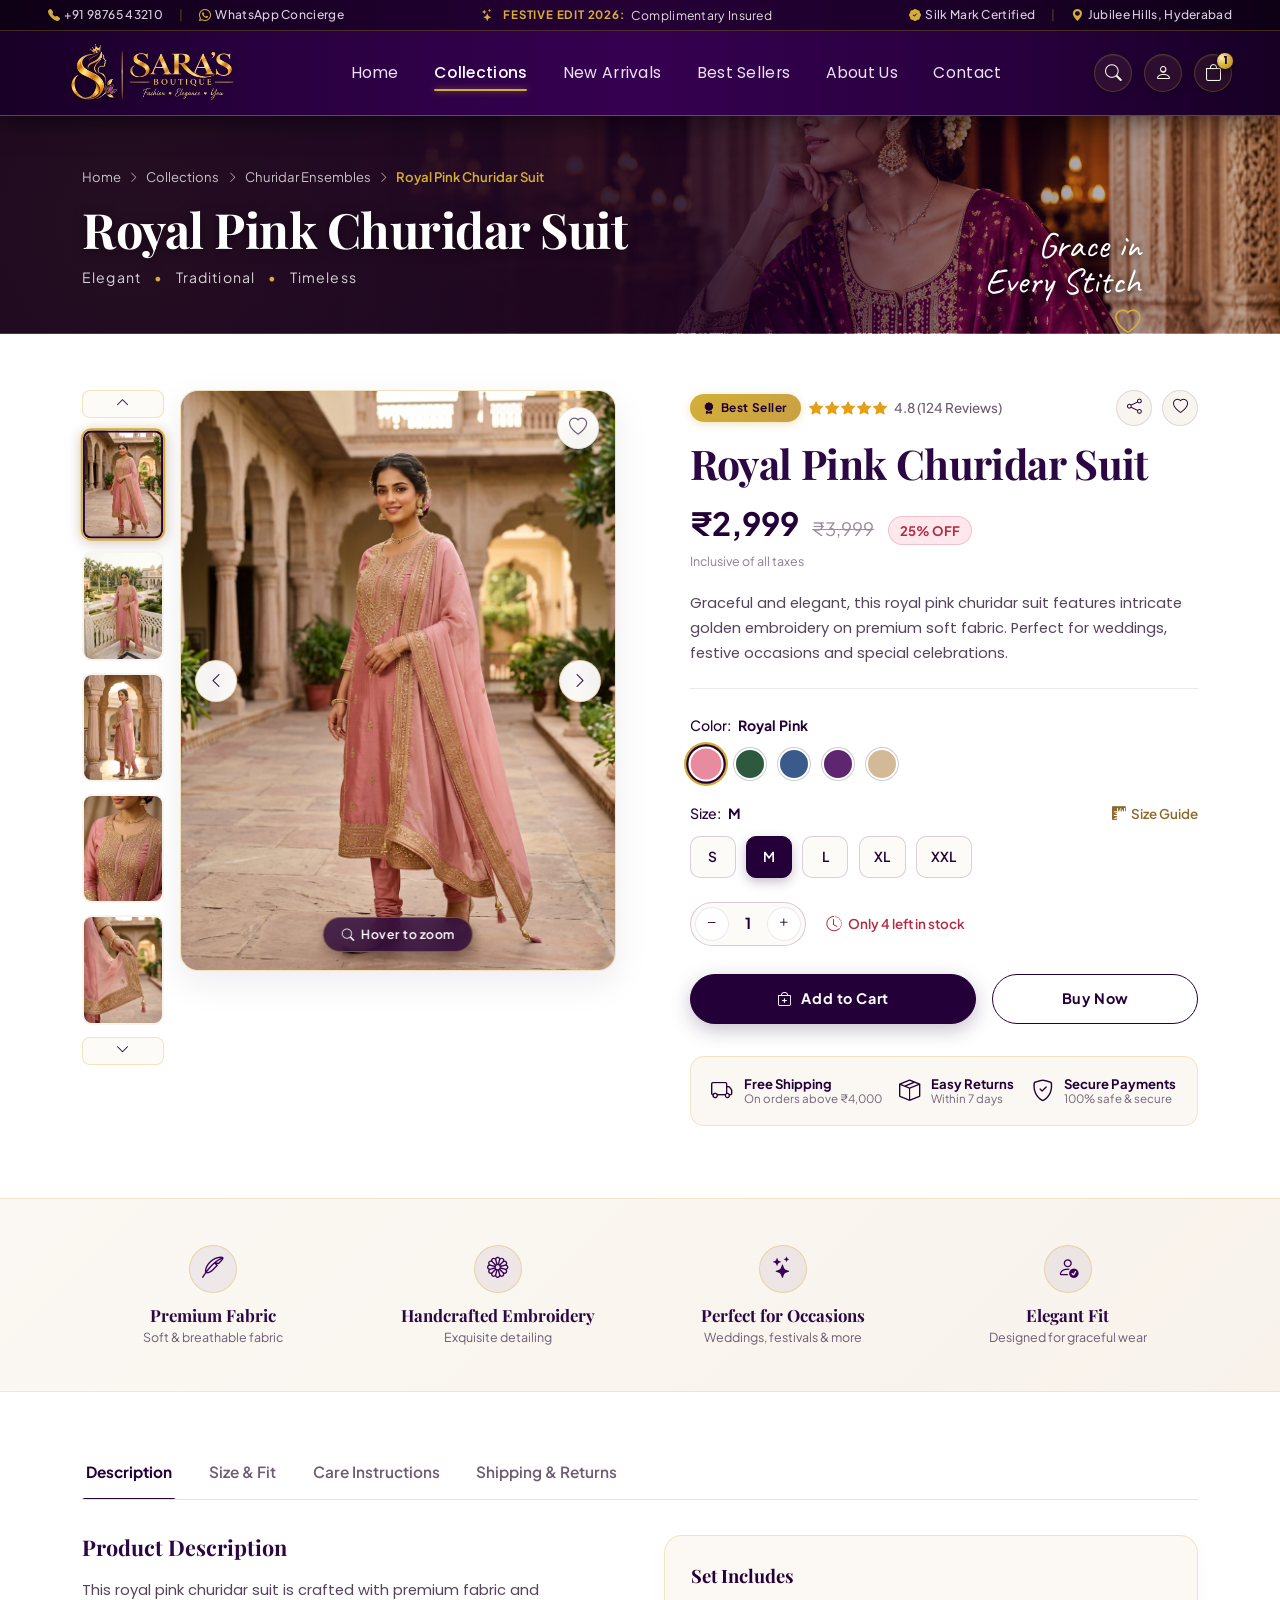
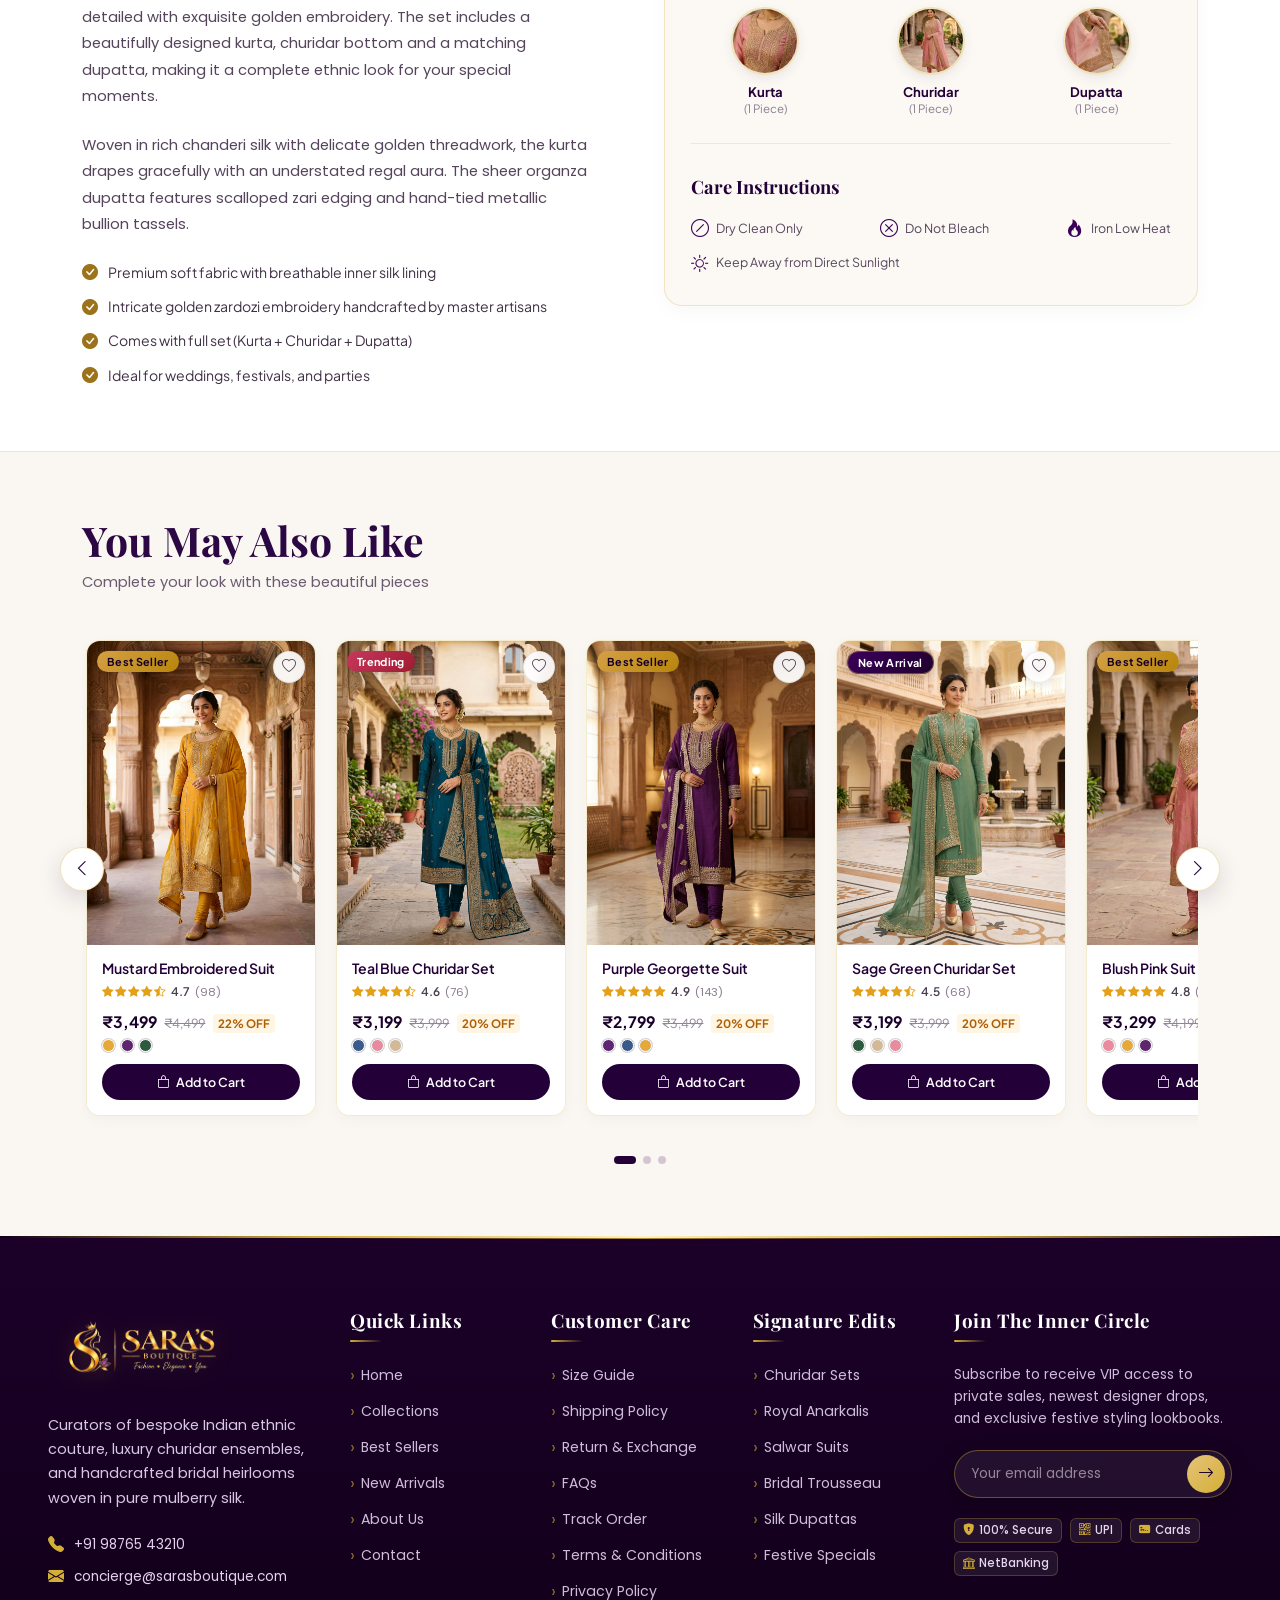
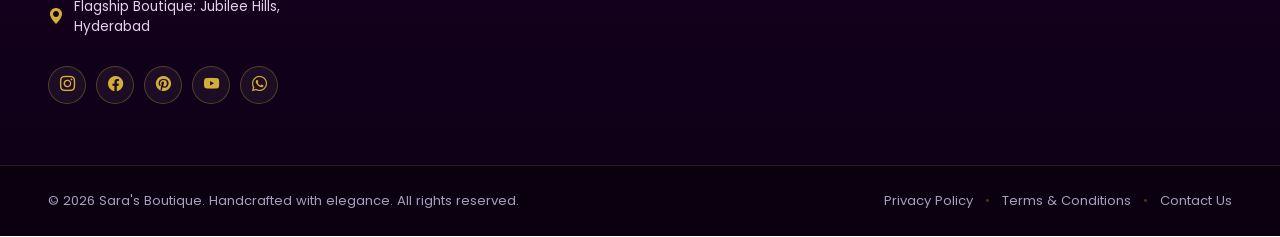
<file: productdetail.html>
<!DOCTYPE html>
<html lang="en">

<head>
    <meta charset="UTF-8">
    <meta name="viewport" content="width=device-width, initial-scale=1.0">
    <title>Royal Pink Churidar Suit | Sara's Boutique - Luxury Ethnic Couture</title>
    <meta name="description"
        content="Buy Royal Pink Churidar Suit with bespoke golden zardozi embroidery on pure mulberry silk. Handcrafted luxury Indian ethnic wear with kurta, churidar, and dupatta at Sara's Boutique.">
    <meta name="keywords"
        content="Royal Pink Churidar Suit, Silk Churidar Set, Indian Ethnic Wear, Designer Salwar Suit, Zardozi Embroidery, Sara's Boutique">
    <meta name="author" content="Sara's Boutique">
    <meta name="theme-color" content="#180026">
    <link rel="canonical" href="http://127.0.0.1:5500/productdetail.html">

    <!-- Open Graph / Social SEO -->
    <meta property="og:type" content="product">
    <meta property="og:title" content="Royal Pink Churidar Suit | Sara's Boutique">
    <meta property="og:description"
        content="Graceful and elegant, handcrafted in pure mulberry silk with bespoke gold zardozi embroidery. Complete with Kurta, Churidar, and Dupatta.">
    <meta property="og:image" content="img/card_pink.jpg">
    <meta property="og:url" content="http://127.0.0.1:5500/productdetail.html">
    <meta property="product:price:amount" content="2999">
    <meta property="product:price:currency" content="INR">

    <!-- Twitter Card SEO -->
    <meta name="twitter:card" content="summary_large_image">
    <meta name="twitter:title" content="Royal Pink Churidar Suit | Sara's Boutique">
    <meta name="twitter:description" content="Graceful and elegant luxury silk churidar set with golden embroidery.">
    <meta name="twitter:image" content="img/card_pink.jpg">

    <!-- Schema.org JSON-LD Structured Data for Product SEO -->
    <script type="application/ld+json">
    {
      "@context": "https://schema.org",
      "@type": "Product",
      "name": "Royal Pink Churidar Suit",
      "image": [
        "http://127.0.0.1:5500/img/card_pink.jpg",
        "http://127.0.0.1:5500/img/detail_pink_4.jpg",
        "http://127.0.0.1:5500/img/detail_pink_2.jpg",
        "http://127.0.0.1:5500/img/detail_pink_1.jpg",
        "http://127.0.0.1:5500/img/detail_pink_3.jpg"
      ],
      "description": "Graceful and elegant, this royal pink churidar suit features intricate golden embroidery on premium soft fabric. Perfect for weddings, festive occasions and special celebrations.",
      "sku": "SB-CHUR-0105",
      "brand": {
        "@type": "Brand",
        "name": "Sara's Boutique"
      },
      "offers": {
        "@type": "Offer",
        "url": "http://127.0.0.1:5500/productdetail.html",
        "priceCurrency": "INR",
        "price": "2999",
        "priceValidUntil": "2027-12-31",
        "availability": "https://schema.org/InStock",
        "itemCondition": "https://schema.org/NewCondition"
      },
      "aggregateRating": {
        "@type": "AggregateRating",
        "ratingValue": "4.8",
        "reviewCount": "124"
      }
    }
    </script>

    <!-- Google Fonts: Cormorant Garamond, Playfair Display, Cinzel, Poppins, Plus Jakarta Sans, Caveat -->
    <link rel="preconnect" href="https://fonts.googleapis.com">
    <link rel="preconnect" href="https://fonts.gstatic.com" crossorigin>
    <link
        href="https://fonts.googleapis.com/css2?family=Caveat:wght@400;600;700&family=Cinzel:wght@400;500;600;700&family=Cormorant+Garamond:ital,wght@0,500;0,600;0,700;1,500;1,600;1,700&family=Playfair+Display:ital,wght@0,400;0,600;0,700;1,400;1,600;1,700&family=Plus+Jakarta+Sans:wght@400;500;600;700&family=Poppins:wght@300;400;500;600;700&display=swap"
        rel="stylesheet">

    <!-- Bootstrap 5 CSS -->
    <link href="https://cdn.jsdelivr.net/npm/bootstrap@5.3.3/dist/css/bootstrap.min.css" rel="stylesheet">

    <!-- Bootstrap Icons -->
    <link rel="stylesheet" href="https://cdn.jsdelivr.net/npm/bootstrap-icons@1.11.3/font/bootstrap-icons.min.css">

    <!-- Custom Luxury Stylesheet -->
    <link rel="stylesheet" href="css/style.css">

    <!-- Scoped Product Detail Luxury Page Stylesheet -->
    <link rel="stylesheet" href="css/productdetail.css">

    <!-- 2026 Scroll Animation System -->
    <link rel="stylesheet" href="css/scroll-animation.css">
</head>

<body>

    <!-- ===================== LUXURY TOP SMALL HEADER ===================== -->
    <aside class="luxury-top-bar" aria-label="Store Announcement and Concierge Bar">
        <div class="container-fluid px-lg-5 px-3">
            <div class="d-flex align-items-center justify-content-between">

                <!-- Left: Boutique Helpline & WhatsApp Concierge -->
                <div class="top-bar-left d-none d-md-flex align-items-center gap-3">
                    <a href="tel:+919876543210" title="Direct Boutique Concierge Helpline">
                        <i class="bi bi-telephone-fill text-gold me-1"></i>
                        <span>+91 98765 43210</span>
                    </a>
                    <span class="top-bar-divider d-none d-xl-inline">|</span>
                    <a href="https://wa.me/919876543210" target="_blank" class="d-none d-xl-inline-flex"
                        title="Chat on WhatsApp" rel="noopener">
                        <i class="bi bi-whatsapp text-gold me-1"></i>
                        <span>WhatsApp Concierge</span>
                    </a>
                </div>

                <!-- Center: Luxury Announcement Highlight -->
                <div class="top-bar-center text-center flex-grow-1 mx-2">
                    <div class="top-bar-announcement">
                        <span class="gold-sparkle me-1"><i class="bi bi-stars"></i></span>
                        <span class="announcement-highlight">Festive Edit 2026:</span>
                        <span class="announcement-text d-none d-sm-inline">Complimentary Insured</span>
                        <span class="announcement-text d-inline d-sm-none">Complimentary Insured Shipping</span>
                    </div>
                </div>

                <!-- Right: Silk Mark Certified, Flagship Store & Currency -->
                <div class="top-bar-right d-none d-md-flex align-items-center gap-3 justify-content-end">
                    <span class="top-bar-badge d-none d-lg-inline-flex" title="100% Certified Pure Silk">
                        <i class="bi bi-patch-check-fill text-gold me-1"></i>
                        <span>Silk Mark Certified</span>
                    </span>
                    <span class="top-bar-divider d-none d-lg-inline">|</span>
                    <span class="top-bar-location d-none d-xl-inline-flex" title="Our Flagship Store">
                        <i class="bi bi-geo-alt-fill text-gold me-1"></i>
                        <span>Jubilee Hills, Hyderabad</span>
                    </span>

                </div>

            </div>
        </div>
    </aside>

    <!-- ===================== LUXURY HEADER ===================== -->
    <header class="luxury-header">
        <div class="container-fluid px-lg-5 px-3">
            <div class="d-flex align-items-center justify-content-between">

                <!-- BRAND / LOGO -->
                <a href="index.html" class="brand-container" aria-label="Sara's Boutique Home">
                    <img src="img/logo1.png" alt="Sara's Boutique - Fashion · Elegance · You" class="brand-logo-img">
                </a>

                <!-- Desktop Navigation Links -->
                <nav class="d-none d-lg-block">
                    <ul class="nav-luxury-links">
                        <li><a href="index.html" class="nav-luxury-link">Home</a></li>
                        <li><a href="collection.html" class="nav-luxury-link active">Collections</a></li>
                        <li><a href="index.html#newarrivals" class="nav-luxury-link">New Arrivals</a></li>
                        <li><a href="index.html#bestsellers" class="nav-luxury-link">Best Sellers</a></li>
                        <li><a href="about.html" class="nav-luxury-link">About Us</a></li>
                        <li><a href="contact.html" class="nav-luxury-link">Contact</a></li>
                    </ul>
                </nav>

                <!-- Actions: Search, Account, Wishlist, Cart & Mobile Toggle -->
                <div class="d-flex align-items-center gap-3">
                    <div class="nav-actions">
                        <!-- Search Icon -->
                        <button type="button" class="action-icon-btn" data-bs-toggle="modal"
                            data-bs-target="#searchModal" title="Search Collection" aria-label="Search">
                            <i class="bi bi-search"></i>
                        </button>

                        <!-- User profile / Account Login -->
                        <a href="index.html#account" class="action-icon-btn" title="Account / Login"
                            aria-label="Account">
                            <i class="bi bi-person"></i>
                        </a>

                        <!-- Cart icon with luxury gold circle badge -->
                        <a href="javascript:void(0)" class="action-icon-btn position-relative" title="Shopping Bag"
                            id="cartBtn" onclick="openCartToast()" aria-label="Shopping Cart">
                            <i class="bi bi-bag"></i>
                            <span class="badge-cart-gold" id="navCartCount">1</span>
                        </a>
                    </div>

                    <!-- Mobile Hamburger Toggle -->
                    <button class="luxury-toggler d-lg-none" type="button" data-bs-toggle="offcanvas"
                        data-bs-target="#mobileMenu" aria-controls="mobileMenu" aria-label="Toggle navigation">
                        <i class="bi bi-list"></i>
                    </button>
                </div>

            </div>
        </div>
    </header>

    <!-- ===================== MOBILE OFFCANVAS DRAWER ===================== -->
    <div class="offcanvas offcanvas-end offcanvas-luxury" tabindex="-1" id="mobileMenu"
        aria-labelledby="mobileMenuLabel">
        <div class="offcanvas-header border-bottom border-warning border-opacity-25 pb-3">
            <div class="d-flex align-items-center gap-2">
                <img src="img/logo1.png" alt="Sara's Boutique"
                    style="height: 52px; width: auto; object-fit: contain; filter: drop-shadow(0 2px 6px rgba(0,0,0,0.5)) drop-shadow(0 0 10px rgba(212,175,55,0.3));">
            </div>
            <button type="button" class="btn-close btn-close-white" data-bs-dismiss="offcanvas"
                aria-label="Close"></button>
        </div>
        <div class="offcanvas-body d-flex flex-column justify-content-between pt-4">
            <ul class="nav flex-column gap-3">
                <li class="nav-item">
                    <a class="nav-luxury-link fs-5" href="index.html">Home</a>
                </li>
                <li class="nav-item">
                    <a class="nav-luxury-link active fs-5" href="collection.html">Collections</a>
                </li>
                <li class="nav-item">
                    <a class="nav-luxury-link fs-5" href="index.html#newarrivals">New Arrivals</a>
                </li>
                <li class="nav-item">
                    <a class="nav-luxury-link fs-5" href="index.html#bestsellers">Best Sellers</a>
                </li>
                <li class="nav-item">
                    <a class="nav-luxury-link fs-5" href="about.html">About Us</a>
                </li>
                <li class="nav-item">
                    <a class="nav-luxury-link fs-5" href="contact.html">Contact</a>
                </li>
            </ul>

            <div class="pt-4 border-top border-warning border-opacity-25">
                <p class="brand-tagline text-center mb-2 fs-5">Fashion · Elegance · You</p>
                <div class="d-flex justify-content-center gap-4 text-secondary mt-3">
                    <a href="#instagram" class="text-decoration-none" style="color: var(--gold);"><i
                            class="bi bi-instagram fs-5"></i></a>
                    <a href="#pinterest" class="text-decoration-none" style="color: var(--gold);"><i
                            class="bi bi-pinterest fs-5"></i></a>
                    <a href="#facebook" class="text-decoration-none" style="color: var(--gold);"><i
                            class="bi bi-facebook fs-5"></i></a>
                </div>
            </div>
        </div>
    </div>

    <!-- ===================== SEARCH MODAL ===================== -->
    <div class="modal fade" id="searchModal" tabindex="-1" aria-hidden="true">
        <div class="modal-dialog modal-dialog-centered">
            <div class="modal-content search-modal-content p-4">
                <div class="d-flex justify-content-between align-items-center mb-3">
                    <h5 class="modal-title font-serif text-white m-0" style="font-family: var(--heading-font);">Search
                        Collection</h5>
                    <button type="button" class="btn-close btn-close-white" data-bs-dismiss="modal"
                        aria-label="Close"></button>
                </div>
                <div class="position-relative">
                    <input type="text" class="form-control search-input"
                        placeholder="Search silk gowns, dresses, accessories...">
                    <i class="bi bi-search position-absolute top-50 end-0 translate-middle-y me-3 text-warning"></i>
                </div>
            </div>
        </div>
    </div>

    <!-- ===================== BREADCRUMB / PRODUCT HERO BANNER ===================== -->
    <section class="product-hero-banner" aria-label="Product Header Banner">
        <div class="container position-relative z-2">
            <div class="row align-items-center">
                <div class="col-12 col-lg-8">

                    <!-- Breadcrumbs (Matching reference: Home > Collections > Churidar Ensembles > Royal Pink Churidar Suit) -->
                    <nav aria-label="Breadcrumb" class="hero-load-item delay-1">
                        <ul class="product-hero-breadcrumbs">
                            <li><a href="index.html">Home</a> <i class="bi bi-chevron-right small"></i></li>
                            <li><a href="collection.html">Collections</a> <i class="bi bi-chevron-right small"></i></li>
                            <li><a href="collection.html">Churidar Ensembles</a> <i
                                    class="bi bi-chevron-right small"></i></li>
                            <li class="active" aria-current="page">Royal Pink Churidar Suit</li>
                        </ul>
                    </nav>

                    <!-- Main Product Banner Title -->
                    <h1 class="product-hero-title hero-load-item delay-2">Royal Pink Churidar Suit</h1>

                    <!-- Supporting Tags -->
                    <div class="product-hero-tags hero-load-item delay-3">
                        <span>Elegant</span>
                        <span class="dot-sep">•</span>
                        <span>Traditional</span>
                        <span class="dot-sep">•</span>
                        <span>Timeless</span>
                    </div>

                </div>

                <!-- Right Side Cursive Motto Callout -->
                <div class="product-hero-callout d-none d-lg-block hero-load-scale delay-4">
                    <span class="script-motto">Grace in<br>Every Stitch</span>
                    <i class="bi bi-heart heart-accent"></i>
                </div>
            </div>
        </div>
    </section>

    <!-- ===================== MAIN PRODUCT DETAIL SECTION ===================== -->
    <main class="product-detail-section" id="productDetailMain">
        <div class="container">
            <div class="row g-4 g-xl-5">

                <!-- ═════════ LEFT: PRODUCT IMAGE GALLERY ═════════ -->
                <div class="col-12 col-lg-6 col-xl-6">
                    <div class="product-gallery-stage reveal-left">

                        <!-- Left Side Vertical Thumbnail Strip -->
                        <div class="gallery-thumbs-col" id="thumbsContainer">
                            <button type="button" class="thumb-nav-arrow" id="thumbArrowUp" onclick="scrollThumbs('up')"
                                aria-label="Scroll thumbnails up">
                                <i class="bi bi-chevron-up"></i>
                            </button>

                            <!-- Thumb 1: Full Front (Default Active) -->
                            <div class="thumb-img-card active" data-index="0" onclick="switchProductImage(0)"
                                title="Full View Standing in Courtyard">
                                <img src="img/card_pink.jpg" alt="Royal Pink Churidar Suit - Full Courtyard View">
                            </div>

                            <!-- Thumb 2: Balcony View -->
                            <div class="thumb-img-card" data-index="1" onclick="switchProductImage(1)"
                                title="Balcony View Overlooking Palace Gardens">
                                <img src="img/detail_pink_4.jpg" alt="Royal Pink Churidar Suit - Palace Balcony View">
                            </div>

                            <!-- Thumb 3: Side Profile View -->
                            <div class="thumb-img-card" data-index="2" onclick="switchProductImage(2)"
                                title="Pillared Archway Profile View">
                                <img src="img/detail_pink_2.jpg"
                                    alt="Royal Pink Churidar Suit - Pillared Corridor View">
                            </div>

                            <!-- Thumb 4: Zardozi Yoke Closeup -->
                            <div class="thumb-img-card" data-index="3" onclick="switchProductImage(3)"
                                title="Handcrafted Golden Embroidery Neckline">
                                <img src="img/detail_pink_1.jpg" alt="Royal Pink Churidar Suit - Embroidery Detail">
                            </div>

                            <!-- Thumb 5: Dupatta Border & Tassel Detail -->
                            <div class="thumb-img-card" data-index="4" onclick="switchProductImage(4)"
                                title="Dupatta Border and Gold Tassel Detail">
                                <img src="img/detail_pink_3.jpg" alt="Royal Pink Churidar Suit - Dupatta Tassel Detail">
                            </div>

                            <button type="button" class="thumb-nav-arrow" id="thumbArrowDown"
                                onclick="scrollThumbs('down')" aria-label="Scroll thumbnails down">
                                <i class="bi bi-chevron-down"></i>
                            </button>
                        </div>

                        <!-- Center: Large Main Product Image Viewport -->
                        <div class="gallery-main-viewport" id="mainImgViewport" onclick="handleMainImageClick(event)">

                            <!-- Main Image Element -->
                            <img id="mainProductImage" src="img/card_pink.jpg"
                                alt="Royal Pink Churidar Suit - Luxury Indian Festive Attire" class="gallery-main-img">

                            <!-- Overlaid Left/Right Arrow Controls -->
                            <button type="button" class="gallery-nav-btn prev-btn" onclick="prevProductImage(event)"
                                aria-label="Previous Product Image">
                                <i class="bi bi-chevron-left"></i>
                            </button>
                            <button type="button" class="gallery-nav-btn next-btn" onclick="nextProductImage(event)"
                                aria-label="Next Product Image">
                                <i class="bi bi-chevron-right"></i>
                            </button>

                            <!-- Wishlist Floating Heart Button -->
                            <button type="button" class="gallery-wishlist-btn" id="mainWishlistBtn"
                                onclick="toggleMainWishlist(event)" title="Add to Wishlist"
                                aria-label="Save to Wishlist">
                                <i class="bi bi-heart"></i>
                            </button>

                            <!-- Desktop Hover to Zoom Indicator -->
                            <div class="zoom-hover-pill" id="zoomHoverPill">
                                <i class="bi bi-search"></i>
                                <span>Hover to zoom</span>
                            </div>

                        </div>

                    </div>
                </div>

                <!-- ═════════ RIGHT: PRODUCT INFORMATION ═════════ -->
                <div class="col-12 col-lg-6 col-xl-6">
                    <div class="product-info-panel reveal-right">

                        <!-- Meta Row: Best Seller Badge + Star Rating + Action Tools -->
                        <div class="p-meta-top-row">
                            <div class="d-flex align-items-center gap-2 flex-wrap">
                                <span class="badge-bestseller-pill">
                                    <i class="bi bi-award-fill"></i> Best Seller
                                </span>
                                <div class="p-rating-wrap">
                                    <div class="p-stars-icons">
                                        <i class="bi bi-star-fill"></i>
                                        <i class="bi bi-star-fill"></i>
                                        <i class="bi bi-star-fill"></i>
                                        <i class="bi bi-star-fill"></i>
                                        <i class="bi bi-star-fill"></i>
                                    </div>
                                    <span class="p-reviews-count">4.8 (124 Reviews)</span>
                                </div>
                            </div>

                            <!-- Share & Wishlist Tools -->
                            <div class="p-action-tools">
                                <button type="button" class="btn-circle-tool" onclick="shareProduct()"
                                    title="Share this ensemble" aria-label="Share">
                                    <i class="bi bi-share"></i>
                                </button>
                                <button type="button" class="btn-circle-tool" onclick="toggleMainWishlist(event)"
                                    title="Save to Wishlist" aria-label="Wishlist">
                                    <i class="bi bi-heart"></i>
                                </button>
                            </div>
                        </div>

                        <!-- Product Title -->
                        <h2 class="p-main-title">Royal Pink Churidar Suit</h2>

                        <!-- Pricing Row -->
                        <div class="p-price-block">
                            <span class="p-current-price">₹2,999</span>
                            <span class="p-original-price">₹3,999</span>
                            <span class="p-discount-pill">25% OFF</span>
                        </div>
                        <div class="p-tax-inclusive">Inclusive of all taxes</div>

                        <!-- Short Description -->
                        <p class="p-short-desc">
                            Graceful and elegant, this royal pink churidar suit features intricate golden embroidery on
                            premium soft fabric. Perfect for weddings, festive occasions and special celebrations.
                        </p>

                        <!-- Color Selection -->
                        <div class="selection-group-block">
                            <div class="selection-label-row">
                                <div>
                                    <span class="selection-label-title">Color:</span>
                                    <span class="selection-label-val" id="selectedColorName">Royal Pink</span>
                                </div>
                            </div>
                            <div class="color-swatches-grid" id="colorSwatches">
                                <!-- Swatch 1: Royal Pink (Default) -->
                                <div class="color-swatch-circle active" style="background-color: #E88B9E;"
                                    data-color="Royal Pink" data-img-index="0"
                                    onclick="selectColor('Royal Pink', this, 0)" title="Royal Pink"></div>

                                <!-- Swatch 2: Emerald Green -->
                                <div class="color-swatch-circle" style="background-color: #2D5A3F;"
                                    data-color="Emerald Green" onclick="selectColor('Emerald Green', this)"
                                    title="Emerald Green"></div>

                                <!-- Swatch 3: Peacock Blue -->
                                <div class="color-swatch-circle" style="background-color: #3B5A8C;"
                                    data-color="Peacock Blue" onclick="selectColor('Peacock Blue', this)"
                                    title="Peacock Blue"></div>

                                <!-- Swatch 4: Imperial Purple -->
                                <div class="color-swatch-circle" style="background-color: #5E2570;"
                                    data-color="Imperial Purple" onclick="selectColor('Imperial Purple', this)"
                                    title="Imperial Purple"></div>

                                <!-- Swatch 5: Golden Beige -->
                                <div class="color-swatch-circle" style="background-color: #D4B996;"
                                    data-color="Golden Beige" onclick="selectColor('Golden Beige', this)"
                                    title="Golden Beige"></div>
                            </div>
                        </div>

                        <!-- Size Selection -->
                        <div class="selection-group-block">
                            <div class="selection-label-row">
                                <div>
                                    <span class="selection-label-title">Size:</span>
                                    <span class="selection-label-val" id="selectedSizeName">M</span>
                                </div>
                                <button type="button" class="btn-size-guide-link" data-bs-toggle="modal"
                                    data-bs-target="#sizeGuideModal">
                                    <i class="bi bi-rulers"></i>
                                    <span>Size Guide</span>
                                </button>
                            </div>
                            <div class="size-pills-row" id="sizePills">
                                <button type="button" class="btn-size-pill" onclick="selectSize('S', this)">S</button>
                                <button type="button" class="btn-size-pill active"
                                    onclick="selectSize('M', this)">M</button>
                                <button type="button" class="btn-size-pill" onclick="selectSize('L', this)">L</button>
                                <button type="button" class="btn-size-pill" onclick="selectSize('XL', this)">XL</button>
                                <button type="button" class="btn-size-pill"
                                    onclick="selectSize('XXL', this)">XXL</button>
                            </div>
                        </div>

                        <!-- Quantity & Urgency Stock Status -->
                        <div class="qty-stock-row">
                            <div class="qty-counter-box">
                                <button type="button" class="qty-btn" onclick="updateQty(-1)"
                                    aria-label="Decrease Quantity">
                                    <i class="bi bi-dash"></i>
                                </button>
                                <span class="qty-value-display" id="productQty">1</span>
                                <button type="button" class="qty-btn" onclick="updateQty(1)"
                                    aria-label="Increase Quantity">
                                    <i class="bi bi-plus"></i>
                                </button>
                            </div>

                            <!-- Urgency Stock Status Indicator -->
                            <div class="stock-urgency-indicator">
                                <i class="bi bi-clock-history"></i>
                                <span>Only 4 left in stock</span>
                            </div>
                        </div>

                        <!-- Primary CTA Buttons: Add to Cart & Buy Now -->
                        <div class="p-cta-buttons-row">
                            <button type="button" class="btn-add-cart-primary" id="mainAddToCartBtn"
                                onclick="handleAddToCart()">
                                <i class="bi bi-bag-plus"></i>
                                <span>Add to Cart</span>
                            </button>
                            <button type="button" class="btn-buy-now" id="mainBuyNowBtn" onclick="handleBuyNow()">
                                <span>Buy Now</span>
                            </button>
                        </div>

                        <!-- Service Guarantees Micro-Strip (Matching Reference) -->
                        <div class="p-guarantees-strip">
                            <div class="p-guarantee-col">
                                <i class="bi bi-truck p-guarantee-icon"></i>
                                <div class="p-guarantee-text">
                                    <span class="title">Free Shipping</span>
                                    <span class="sub">On orders above ₹4,000</span>
                                </div>
                            </div>
                            <div class="p-guarantee-col">
                                <i class="bi bi-box-seam p-guarantee-icon"></i>
                                <div class="p-guarantee-text">
                                    <span class="title">Easy Returns</span>
                                    <span class="sub">Within 7 days</span>
                                </div>
                            </div>
                            <div class="p-guarantee-col">
                                <i class="bi bi-shield-check p-guarantee-icon"></i>
                                <div class="p-guarantee-text">
                                    <span class="title">Secure Payments</span>
                                    <span class="sub">100% safe &amp; secure</span>
                                </div>
                            </div>
                        </div>

                    </div>
                </div>

            </div>
        </div>
    </main>

    <!-- ===================== PRODUCT BENEFITS 4-FEATURE STRIP ===================== -->
    <section class="product-benefits-strip" aria-label="Product Benefits">
        <div class="container">
            <div class="row g-4 justify-content-between align-items-center stagger-group">

                <!-- 1. Premium Fabric -->
                <div class="col-6 col-lg-3 stagger-item">
                    <div class="benefit-card-box">
                        <div class="benefit-icon-ring">
                            <i class="bi bi-feather"></i>
                        </div>
                        <h4 class="benefit-title">Premium Fabric</h4>
                        <p class="benefit-desc">Soft &amp; breathable fabric</p>
                    </div>
                </div>

                <!-- 2. Handcrafted Embroidery -->
                <div class="col-6 col-lg-3 stagger-item">
                    <div class="benefit-card-box">
                        <div class="benefit-icon-ring">
                            <i class="bi bi-flower1"></i>
                        </div>
                        <h4 class="benefit-title">Handcrafted Embroidery</h4>
                        <p class="benefit-desc">Exquisite detailing</p>
                    </div>
                </div>

                <!-- 3. Perfect for Occasions -->
                <div class="col-6 col-lg-3 stagger-item">
                    <div class="benefit-card-box">
                        <div class="benefit-icon-ring">
                            <i class="bi bi-stars"></i>
                        </div>
                        <h4 class="benefit-title">Perfect for Occasions</h4>
                        <p class="benefit-desc">Weddings, festivals &amp; more</p>
                    </div>
                </div>

                <!-- 4. Elegant Fit -->
                <div class="col-6 col-lg-3 stagger-item">
                    <div class="benefit-card-box">
                        <div class="benefit-icon-ring">
                            <i class="bi bi-person-check"></i>
                        </div>
                        <h4 class="benefit-title">Elegant Fit</h4>
                        <p class="benefit-desc">Designed for graceful wear</p>
                    </div>
                </div>

            </div>
        </div>
    </section>

    <!-- ===================== PRODUCT INFORMATION TABS ===================== -->
    <section class="product-tabs-section">
        <div class="container">

            <!-- Tab Triggers Bar -->
            <div class="product-nav-tabs reveal" role="tablist">
                <button type="button" class="p-tab-trigger active" role="tab" aria-selected="true"
                    data-target="tabDescription" onclick="switchProductTab('tabDescription', this)">
                    Description
                </button>
                <button type="button" class="p-tab-trigger" role="tab" aria-selected="false" data-target="tabSizeFit"
                    onclick="switchProductTab('tabSizeFit', this)">
                    Size &amp; Fit
                </button>
                <button type="button" class="p-tab-trigger" role="tab" aria-selected="false" data-target="tabCare"
                    onclick="switchProductTab('tabCare', this)">
                    Care Instructions
                </button>
                <button type="button" class="p-tab-trigger" role="tab" aria-selected="false" data-target="tabShipping"
                    onclick="switchProductTab('tabShipping', this)">
                    Shipping &amp; Returns
                </button>
            </div>

            <!-- TAB 1: DESCRIPTION (Default Active) -->
            <div class="tab-pane-box active" id="tabDescription">
                <div class="row g-4 g-xl-5 align-items-start">

                    <!-- Left: Detailed Narrative & Features -->
                    <div class="col-12 col-lg-6">
                        <div class="tab-left-content">
                            <h3 class="tab-section-heading">Product Description</h3>
                            <p class="tab-paragraph">
                                This royal pink churidar suit is crafted with premium fabric and detailed with exquisite
                                golden embroidery. The set includes a beautifully designed kurta, churidar bottom and a
                                matching dupatta, making it a complete ethnic look for your special moments.
                            </p>
                            <p class="tab-paragraph">
                                Woven in rich chanderi silk with delicate golden threadwork, the kurta drapes gracefully
                                with an understated regal aura. The sheer organza dupatta features scalloped zari edging
                                and hand-tied metallic bullion tassels.
                            </p>

                            <!-- Bullet Checklist -->
                            <ul class="tab-checklist">
                                <li>
                                    <i class="bi bi-check-circle-fill"></i>
                                    <span>Premium soft fabric with breathable inner silk lining</span>
                                </li>
                                <li>
                                    <i class="bi bi-check-circle-fill"></i>
                                    <span>Intricate golden zardozi embroidery handcrafted by master artisans</span>
                                </li>
                                <li>
                                    <i class="bi bi-check-circle-fill"></i>
                                    <span>Comes with full set (Kurta + Churidar + Dupatta)</span>
                                </li>
                                <li>
                                    <i class="bi bi-check-circle-fill"></i>
                                    <span>Ideal for weddings, festivals, and parties</span>
                                </li>
                            </ul>
                        </div>
                    </div>

                    <!-- Right: Set Includes & Care Instructions Card (Matching Reference Layout) -->
                    <div class="col-12 col-lg-6">
                        <div class="tab-right-card">

                            <!-- Set Includes Sub-block -->
                            <h4 class="set-includes-title">Set Includes</h4>
                            <div class="set-items-grid">
                                <!-- Kurta Item -->
                                <div class="set-item-card">
                                    <div class="set-item-circle">
                                        <img src="img/detail_pink_1.jpg" alt="Embroidered Kurta">
                                    </div>
                                    <span class="set-item-name">Kurta</span>
                                    <span class="set-item-count">(1 Piece)</span>
                                </div>

                                <!-- Churidar Item -->
                                <div class="set-item-card">
                                    <div class="set-item-circle">
                                        <img src="img/card_pink.jpg" alt="Silk Churidar Bottom">
                                    </div>
                                    <span class="set-item-name">Churidar</span>
                                    <span class="set-item-count">(1 Piece)</span>
                                </div>

                                <!-- Dupatta Item -->
                                <div class="set-item-card">
                                    <div class="set-item-circle">
                                        <img src="img/detail_pink_3.jpg" alt="Zardozi Dupatta">
                                    </div>
                                    <span class="set-item-name">Dupatta</span>
                                    <span class="set-item-count">(1 Piece)</span>
                                </div>
                            </div>

                            <!-- Care Instructions Sub-block -->
                            <h4 class="care-instructions-title">Care Instructions</h4>
                            <div class="care-icons-flex">
                                <div class="care-icon-item">
                                    <i class="bi bi-slash-circle"></i>
                                    <span>Dry Clean Only</span>
                                </div>
                                <div class="care-icon-item">
                                    <i class="bi bi-x-circle"></i>
                                    <span>Do Not Bleach</span>
                                </div>
                                <div class="care-icon-item">
                                    <i class="bi bi-fire"></i>
                                    <span>Iron Low Heat</span>
                                </div>
                                <div class="care-icon-item">
                                    <i class="bi bi-sun"></i>
                                    <span>Keep Away from Direct Sunlight</span>
                                </div>
                            </div>

                        </div>
                    </div>

                </div>
            </div>

            <!-- TAB 2: SIZE & FIT -->
            <div class="tab-pane-box" id="tabSizeFit">
                <div class="row g-4 align-items-start">
                    <div class="col-12 col-lg-7">
                        <h3 class="tab-section-heading">Detailed Sizing Specifications</h3>
                        <p class="tab-paragraph">
                            Designed with tailored darts for a structured yet comfortable royal silhouette. All
                            garments include 2 inches of inner margin fabric for ease of custom tailoring.
                        </p>
                        <div class="table-responsive">
                            <table class="size-guide-table">
                                <thead>
                                    <tr>
                                        <th>Size</th>
                                        <th>Bust (Inches)</th>
                                        <th>Waist (Inches)</th>
                                        <th>Hip (Inches)</th>
                                        <th>Kurta Length</th>
                                    </tr>
                                </thead>
                                <tbody>
                                    <tr>
                                        <td><strong>S</strong></td>
                                        <td>36"</td>
                                        <td>32"</td>
                                        <td>38"</td>
                                        <td>46"</td>
                                    </tr>
                                    <tr style="background: rgba(212, 175, 55, 0.08);">
                                        <td><strong>M (Selected)</strong></td>
                                        <td>38"</td>
                                        <td>34"</td>
                                        <td>40"</td>
                                        <td>46.5"</td>
                                    </tr>
                                    <tr>
                                        <td><strong>L</strong></td>
                                        <td>40"</td>
                                        <td>36"</td>
                                        <td>42"</td>
                                        <td>47"</td>
                                    </tr>
                                    <tr>
                                        <td><strong>XL</strong></td>
                                        <td>42"</td>
                                        <td>38"</td>
                                        <td>44"</td>
                                        <td>47.5"</td>
                                    </tr>
                                    <tr>
                                        <td><strong>XXL</strong></td>
                                        <td>44"</td>
                                        <td>40"</td>
                                        <td>46"</td>
                                        <td>48"</td>
                                    </tr>
                                </tbody>
                            </table>
                        </div>
                    </div>

                    <div class="col-12 col-lg-5">
                        <div class="tab-right-card">
                            <h4 class="set-includes-title">Model Specifications</h4>
                            <p class="small text-muted mb-3">
                                <i class="bi bi-person-bounding-box text-warning me-1"></i>
                                Model is 5'8" tall, bust 34", waist 26", wearing Size S with a relaxed silhouette.
                            </p>
                            <h4 class="set-includes-title mt-4">Fit Consultation</h4>
                            <p class="small text-muted mb-0">
                                Need custom bespoke sizing or sleeve length modifications? Connect directly with our
                                master artisans via WhatsApp concierge (+91 98765 43210).
                            </p>
                        </div>
                    </div>
                </div>
            </div>

            <!-- TAB 3: CARE INSTRUCTIONS -->
            <div class="tab-pane-box" id="tabCare">
                <div class="row g-4">
                    <div class="col-12 col-lg-8">
                        <h3 class="tab-section-heading">Heirloom Fabric &amp; Zari Care Guide</h3>
                        <p class="tab-paragraph">
                            Because this ensemble features pure mulberry silk and hand-laid zardozi metallic bullion,
                            specialized artisanal care is recommended to preserve the garment's luster across
                            generations.
                        </p>
                        <div class="row g-3">
                            <div class="col-md-6">
                                <div class="p-3 border rounded-3 bg-light">
                                    <h6 class="fw-bold text-dark mb-1"><i
                                            class="bi bi-droplet-half text-warning me-1"></i> Professional Cleaning</h6>
                                    <p class="small text-muted mb-0">Always opt for certified dry cleaning with white
                                        petroleum spirit.</p>
                                </div>
                            </div>
                            <div class="col-md-6">
                                <div class="p-3 border rounded-3 bg-light">
                                    <h6 class="fw-bold text-dark mb-1"><i
                                            class="bi bi-box2-heart text-warning me-1"></i> Storage In Muslin</h6>
                                    <p class="small text-muted mb-0">Store wrapped in pure breathable unbleached muslin
                                        fabric away from moisture.</p>
                                </div>
                            </div>
                        </div>
                    </div>
                </div>
            </div>

            <!-- TAB 4: SHIPPING & RETURNS -->
            <div class="tab-pane-box" id="tabShipping">
                <div class="row g-4">
                    <div class="col-12 col-lg-8">
                        <h3 class="tab-section-heading">Complimentary Express Shipping &amp; 7-Day Returns</h3>
                        <p class="tab-paragraph">
                            Every ensemble is hand-inspected by our head quality curator, scented with signature
                            sandalwood mist, and packaged in a velvet-lined magnetic gift keepsake box.
                        </p>
                        <ul class="tab-checklist">
                            <li><i class="bi bi-check-circle-fill"></i> <span>Orders dispatched within 24–48 hours from
                                    our Hyderabad Flagship Atelier.</span></li>
                            <li><i class="bi bi-check-circle-fill"></i> <span>Delivered via premium air couriers
                                    (Bluedart / DTDC Express) within 3–5 business days across India.</span></li>
                            <li><i class="bi bi-check-circle-fill"></i> <span>Hassle-free 7-day pickup and size exchange
                                    guarantee.</span></li>
                        </ul>
                    </div>
                </div>
            </div>

        </div>
    </section>

    <!-- ===================== "YOU MAY ALSO LIKE" CAROUSEL ===================== -->
    <section class="related-products-section" aria-label="Related Products Carousel">
        <div class="container">

            <!-- Section Heading -->
            <div class="section-header-wrap text-start reveal">
                <h2 class="section-main-heading">You May Also Like</h2>
                <p class="section-sub-motto">Complete your look with these beautiful pieces</p>
            </div>

            <!-- Carousel Stage -->
            <div class="carousel-outer-wrapper reveal delay-1">

                <!-- Navigation Arrows -->
                <button type="button" class="carousel-ctrl-btn btn-prev" id="prevRelatedBtn"
                    onclick="scrollRelatedCarousel('left')" aria-label="Previous recommended products">
                    <i class="bi bi-chevron-left"></i>
                </button>
                <button type="button" class="carousel-ctrl-btn btn-next" id="nextRelatedBtn"
                    onclick="scrollRelatedCarousel('right')" aria-label="Next recommended products">
                    <i class="bi bi-chevron-right"></i>
                </button>

                <!-- Cards Track (Reusing EXACT product cards from collection.html) -->
                <div class="carousel-cards-track" id="relatedTrack">

                    <!-- Card 1: Mustard Embroidered Suit -->
                    <div class="carousel-card-item">
                        <article class="collection-product-card">
                            <div class="c-card-img-wrap">
                                <span class="badge-card-pill badge-bestseller">Best Seller</span>
                                <button type="button" class="btn-card-wishlist"
                                    onclick="toggleWishlist(this, 'Mustard Embroidered Suit')"
                                    aria-label="Add to Wishlist">
                                    <i class="bi bi-heart"></i>
                                </button>
                                <a href="productdetail.html" class="d-block overflow-hidden"><img
                                        src="img/card_mustard.jpg" alt="Mustard Embroidered Suit" loading="lazy"></a>
                            </div>
                            <div class="c-card-body">
                                <a href="productdetail.html" class="text-decoration-none text-reset">
                                    <h4 class="c-card-title">Mustard Embroidered Suit</h4>
                                </a>
                                <div class="c-card-rating">
                                    <div class="c-stars-wrap"><i class="bi bi-star-fill"></i><i
                                            class="bi bi-star-fill"></i><i class="bi bi-star-fill"></i><i
                                            class="bi bi-star-fill"></i><i class="bi bi-star-half"></i></div>
                                    <span class="c-rating-num">4.7</span>
                                    <span class="c-review-count">(98)</span>
                                </div>
                                <div class="c-card-pricing">
                                    <span class="c-price-current">₹3,499</span>
                                    <span class="c-price-original">₹4,499</span>
                                    <span class="c-price-discount">22% OFF</span>
                                </div>
                                <div class="c-card-swatches">
                                    <span class="c-swatch-dot" style="background-color: #E5A93B;"
                                        title="Mustard Gold"></span>
                                    <span class="c-swatch-dot" style="background-color: #5E2570;" title="Purple"></span>
                                    <span class="c-swatch-dot" style="background-color: #2D5A3F;" title="Green"></span>
                                </div>
                                <button type="button" class="btn-card-add-cart"
                                    onclick="addToBag('Mustard Embroidered Suit')">
                                    <i class="bi bi-bag"></i> Add to Cart
                                </button>
                            </div>
                        </article>
                    </div>

                    <!-- Card 2: Teal Blue Churidar Set -->
                    <div class="carousel-card-item">
                        <article class="collection-product-card">
                            <div class="c-card-img-wrap">
                                <span class="badge-card-pill badge-trending">Trending</span>
                                <button type="button" class="btn-card-wishlist"
                                    onclick="toggleWishlist(this, 'Teal Blue Churidar Set')"
                                    aria-label="Add to Wishlist">
                                    <i class="bi bi-heart"></i>
                                </button>
                                <a href="productdetail.html" class="d-block overflow-hidden"><img
                                        src="img/card_teal.jpg" alt="Teal Blue Churidar Set" loading="lazy"></a>
                            </div>
                            <div class="c-card-body">
                                <a href="productdetail.html" class="text-decoration-none text-reset">
                                    <h4 class="c-card-title">Teal Blue Churidar Set</h4>
                                </a>
                                <div class="c-card-rating">
                                    <div class="c-stars-wrap"><i class="bi bi-star-fill"></i><i
                                            class="bi bi-star-fill"></i><i class="bi bi-star-fill"></i><i
                                            class="bi bi-star-fill"></i><i class="bi bi-star-half"></i></div>
                                    <span class="c-rating-num">4.6</span>
                                    <span class="c-review-count">(76)</span>
                                </div>
                                <div class="c-card-pricing">
                                    <span class="c-price-current">₹3,199</span>
                                    <span class="c-price-original">₹3,999</span>
                                    <span class="c-price-discount">20% OFF</span>
                                </div>
                                <div class="c-card-swatches">
                                    <span class="c-swatch-dot" style="background-color: #3B5A8C;"
                                        title="Teal Blue"></span>
                                    <span class="c-swatch-dot" style="background-color: #E88B9E;" title="Pink"></span>
                                    <span class="c-swatch-dot" style="background-color: #D4B996;" title="Beige"></span>
                                </div>
                                <button type="button" class="btn-card-add-cart"
                                    onclick="addToBag('Teal Blue Churidar Set')">
                                    <i class="bi bi-bag"></i> Add to Cart
                                </button>
                            </div>
                        </article>
                    </div>

                    <!-- Card 3: Purple Georgette Suit -->
                    <div class="carousel-card-item">
                        <article class="collection-product-card">
                            <div class="c-card-img-wrap">
                                <span class="badge-card-pill badge-bestseller">Best Seller</span>
                                <button type="button" class="btn-card-wishlist"
                                    onclick="toggleWishlist(this, 'Purple Georgette Suit')"
                                    aria-label="Add to Wishlist">
                                    <i class="bi bi-heart"></i>
                                </button>
                                <a href="productdetail.html" class="d-block overflow-hidden"><img
                                        src="img/card_purple.jpg" alt="Purple Georgette Suit" loading="lazy"></a>
                            </div>
                            <div class="c-card-body">
                                <a href="productdetail.html" class="text-decoration-none text-reset">
                                    <h4 class="c-card-title">Purple Georgette Suit</h4>
                                </a>
                                <div class="c-card-rating">
                                    <div class="c-stars-wrap"><i class="bi bi-star-fill"></i><i
                                            class="bi bi-star-fill"></i><i class="bi bi-star-fill"></i><i
                                            class="bi bi-star-fill"></i><i class="bi bi-star-fill"></i></div>
                                    <span class="c-rating-num">4.9</span>
                                    <span class="c-review-count">(143)</span>
                                </div>
                                <div class="c-card-pricing">
                                    <span class="c-price-current">₹2,799</span>
                                    <span class="c-price-original">₹3,499</span>
                                    <span class="c-price-discount">20% OFF</span>
                                </div>
                                <div class="c-card-swatches">
                                    <span class="c-swatch-dot" style="background-color: #5E2570;" title="Purple"></span>
                                    <span class="c-swatch-dot" style="background-color: #3B5A8C;" title="Blue"></span>
                                    <span class="c-swatch-dot" style="background-color: #E5A93B;" title="Yellow"></span>
                                </div>
                                <button type="button" class="btn-card-add-cart"
                                    onclick="addToBag('Purple Georgette Suit')">
                                    <i class="bi bi-bag"></i> Add to Cart
                                </button>
                            </div>
                        </article>
                    </div>

                    <!-- Card 4: Sage Green Churidar Set -->
                    <div class="carousel-card-item">
                        <article class="collection-product-card">
                            <div class="c-card-img-wrap">
                                <span class="badge-card-pill badge-newarrival">New Arrival</span>
                                <button type="button" class="btn-card-wishlist"
                                    onclick="toggleWishlist(this, 'Sage Green Churidar Set')"
                                    aria-label="Add to Wishlist">
                                    <i class="bi bi-heart"></i>
                                </button>
                                <a href="productdetail.html" class="d-block overflow-hidden"><img
                                        src="img/card_green.jpg" alt="Sage Green Churidar Set" loading="lazy"></a>
                            </div>
                            <div class="c-card-body">
                                <a href="productdetail.html" class="text-decoration-none text-reset">
                                    <h4 class="c-card-title">Sage Green Churidar Set</h4>
                                </a>
                                <div class="c-card-rating">
                                    <div class="c-stars-wrap"><i class="bi bi-star-fill"></i><i
                                            class="bi bi-star-fill"></i><i class="bi bi-star-fill"></i><i
                                            class="bi bi-star-fill"></i><i class="bi bi-star-half"></i></div>
                                    <span class="c-rating-num">4.5</span>
                                    <span class="c-review-count">(68)</span>
                                </div>
                                <div class="c-card-pricing">
                                    <span class="c-price-current">₹3,199</span>
                                    <span class="c-price-original">₹3,999</span>
                                    <span class="c-price-discount">20% OFF</span>
                                </div>
                                <div class="c-card-swatches">
                                    <span class="c-swatch-dot" style="background-color: #2D5A3F;"
                                        title="Sage Green"></span>
                                    <span class="c-swatch-dot" style="background-color: #D4B996;" title="Beige"></span>
                                    <span class="c-swatch-dot" style="background-color: #E88B9E;" title="Pink"></span>
                                </div>
                                <button type="button" class="btn-card-add-cart"
                                    onclick="addToBag('Sage Green Churidar Set')">
                                    <i class="bi bi-bag"></i> Add to Cart
                                </button>
                            </div>
                        </article>
                    </div>

                    <!-- Card 5: Blush Pink Suit -->
                    <div class="carousel-card-item">
                        <article class="collection-product-card">
                            <div class="c-card-img-wrap">
                                <span class="badge-card-pill badge-bestseller">Best Seller</span>
                                <button type="button" class="btn-card-wishlist"
                                    onclick="toggleWishlist(this, 'Blush Pink Suit')" aria-label="Add to Wishlist">
                                    <i class="bi bi-heart"></i>
                                </button>
                                <a href="productdetail.html" class="d-block overflow-hidden"><img
                                        src="img/card_pink.jpg" alt="Blush Pink Suit" loading="lazy"></a>
                            </div>
                            <div class="c-card-body">
                                <a href="productdetail.html" class="text-decoration-none text-reset">
                                    <h4 class="c-card-title">Blush Pink Suit</h4>
                                </a>
                                <div class="c-card-rating">
                                    <div class="c-stars-wrap"><i class="bi bi-star-fill"></i><i
                                            class="bi bi-star-fill"></i><i class="bi bi-star-fill"></i><i
                                            class="bi bi-star-fill"></i><i class="bi bi-star-fill"></i></div>
                                    <span class="c-rating-num">4.8</span>
                                    <span class="c-review-count">(105)</span>
                                </div>
                                <div class="c-card-pricing">
                                    <span class="c-price-current">₹3,299</span>
                                    <span class="c-price-original">₹4,199</span>
                                    <span class="c-price-discount">23% OFF</span>
                                </div>
                                <div class="c-card-swatches">
                                    <span class="c-swatch-dot" style="background-color: #E88B9E;"
                                        title="Blush Pink"></span>
                                    <span class="c-swatch-dot" style="background-color: #E5A93B;" title="Yellow"></span>
                                    <span class="c-swatch-dot" style="background-color: #5E2570;" title="Purple"></span>
                                </div>
                                <button type="button" class="btn-card-add-cart" onclick="addToBag('Blush Pink Suit')">
                                    <i class="bi bi-bag"></i> Add to Cart
                                </button>
                            </div>
                        </article>
                    </div>

                </div>

                <!-- Carousel Navigation Dots -->
                <div class="carousel-dots-row" id="carouselDots">
                    <span class="carousel-dot active" onclick="scrollCarouselTo(0)"></span>
                    <span class="carousel-dot" onclick="scrollCarouselTo(1)"></span>
                    <span class="carousel-dot" onclick="scrollCarouselTo(2)"></span>
                </div>

            </div>

        </div>
    </section>

    <!-- ===================== EXACT SARA'S BOUTIQUE FOOTER ===================== -->
    <footer class="luxury-footer reveal" role="contentinfo">
        <div class="container-fluid px-lg-5 px-md-4 px-3">
            <div class="row g-4 justify-content-between">

                <!-- Col 1: Brand, Tagline & Concierge -->
                <div class="col-lg-3 col-md-6 col-12 mb-3 mb-lg-0">
                    <div class="footer-brand">
                        <div class="brand-badge m-0">
                            <a href="index.html" class="d-inline-block" aria-label="Sara's Boutique Home">
                                <img src="img/logo1.png" alt="Sara's Boutique - Luxury Fashion &amp; Elegance"
                                    class="footer-brand-logo">
                            </a>
                        </div>
                        <p class="footer-brand-desc">
                            Curators of bespoke Indian ethnic couture, luxury churidar ensembles, and handcrafted bridal
                            heirlooms woven in pure mulberry silk.
                        </p>

                        <div class="footer-contact-info">
                            <a href="tel:+919876543210" class="footer-contact-item">
                                <i class="bi bi-telephone-fill"></i> +91 98765 43210
                            </a>
                            <a href="mailto:concierge@sarasboutique.com" class="footer-contact-item">
                                <i class="bi bi-envelope-fill"></i> concierge@sarasboutique.com
                            </a>
                            <span class="footer-contact-item">
                                <i class="bi bi-geo-alt-fill"></i> Flagship Boutique: Jubilee Hills, Hyderabad
                            </span>
                        </div>

                        <!-- Social Icons -->
                        <div class="footer-social-icons">
                            <a href="#" aria-label="Instagram"><i class="bi bi-instagram"></i></a>
                            <a href="#" aria-label="Facebook"><i class="bi bi-facebook"></i></a>
                            <a href="#" aria-label="Pinterest"><i class="bi bi-pinterest"></i></a>
                            <a href="#" aria-label="YouTube"><i class="bi bi-youtube"></i></a>
                            <a href="https://wa.me/919876543210" target="_blank" aria-label="WhatsApp" rel="noopener"><i
                                    class="bi bi-whatsapp"></i></a>
                        </div>
                    </div>
                </div>

                <!-- Col 2: Quick Links -->
                <div class="col-lg-2 col-md-3 col-6">
                    <h3 class="footer-col-title">Quick Links</h3>
                    <ul class="footer-links-list">
                        <li><a href="index.html">Home</a></li>
                        <li><a href="collection.html">Collections</a></li>
                        <li><a href="index.html#bestsellers">Best Sellers</a></li>
                        <li><a href="index.html#newarrivals">New Arrivals</a></li>
                        <li><a href="about.html">About Us</a></li>
                        <li><a href="contact.html">Contact</a></li>
                    </ul>
                </div>

                <!-- Col 3: Customer Care -->
                <div class="col-lg-2 col-md-3 col-6">
                    <h3 class="footer-col-title">Customer Care</h3>
                    <ul class="footer-links-list">
                        <li><a href="javascript:void(0)" onclick="openSizeGuideModal()">Size Guide</a></li>
                        <li><a href="#">Shipping Policy</a></li>
                        <li><a href="#">Return &amp; Exchange</a></li>
                        <li><a href="#">FAQs</a></li>
                        <li><a href="#">Track Order</a></li>
                        <li><a href="#">Terms &amp; Conditions</a></li>
                        <li><a href="#">Privacy Policy</a></li>
                    </ul>
                </div>

                <!-- Col 4: Exclusive Edits -->
                <div class="col-lg-2 col-md-3 col-6">
                    <h3 class="footer-col-title">Signature Edits</h3>
                    <ul class="footer-links-list">
                        <li><a href="collection.html">Churidar Sets</a></li>
                        <li><a href="collection.html">Royal Anarkalis</a></li>
                        <li><a href="collection.html">Salwar Suits</a></li>
                        <li><a href="collection.html">Bridal Trousseau</a></li>
                        <li><a href="collection.html">Silk Dupattas</a></li>
                        <li><a href="collection.html">Festive Specials</a></li>
                    </ul>
                </div>

                <!-- Col 5: Join Our Newsletter & Payment Badges -->
                <div class="col-lg-3 col-md-9 col-12">
                    <h3 class="footer-col-title">Join The Inner Circle</h3>
                    <p class="newsletter-desc">
                        Subscribe to receive VIP access to private sales, newest designer drops, and exclusive festive
                        styling lookbooks.
                    </p>

                    <form class="newsletter-pill-form"
                        onsubmit="event.preventDefault(); showToast('Thank you for subscribing to Sara\'s Inner Circle!'); this.reset();">
                        <input type="email" class="form-control newsletter-input" placeholder="Your email address"
                            aria-label="Your email address" required>
                        <button class="newsletter-submit-btn" type="submit" aria-label="Subscribe">
                            <i class="bi bi-arrow-right"></i>
                        </button>
                    </form>

                    <!-- Payment & Trust Badges -->
                    <div class="footer-payment-badges">
                        <span class="payment-pill-tag"><i class="bi bi-shield-lock-fill"></i> 100% Secure</span>
                        <span class="payment-pill-tag"><i class="bi bi-qr-code"></i> UPI</span>
                        <span class="payment-pill-tag"><i class="bi bi-credit-card-2-front-fill"></i> Cards</span>
                        <span class="payment-pill-tag"><i class="bi bi-bank"></i> NetBanking</span>
                    </div>
                </div>

            </div>
        </div>

        <!-- Bottom Bar: Copyright & Legal Policies -->
        <div class="footer-bottom-bar">
            <div class="container-fluid px-lg-5 px-md-4 px-3">
                <div class="d-flex flex-column flex-md-row justify-content-between align-items-center gap-2">
                    <p class="copyright-text mb-0">
                        &copy; 2026 Sara's Boutique. Handcrafted with elegance. All rights reserved.
                    </p>
                    <div class="legal-links">
                        <a href="#">Privacy Policy</a>
                        <span class="legal-divider">•</span>
                        <a href="#">Terms &amp; Conditions</a>
                        <span class="legal-divider">•</span>
                        <a href="#">Contact Us</a>
                    </div>
                </div>
            </div>
        </div>
    </footer>

    <!-- ===================== SIZE GUIDE MODAL ===================== -->
    <div class="modal fade" id="sizeGuideModal" tabindex="-1" aria-hidden="true">
        <div class="modal-dialog modal-dialog-centered modal-lg">
            <div class="modal-content" style="border-radius: 18px; border: 1.5px solid var(--gold); overflow: hidden;">
                <div class="modal-header border-0 pb-0" style="background: var(--dark-purple); color: #FFF;">
                    <div>
                        <h5 class="modal-title font-serif"
                            style="font-family: var(--heading-font); color: var(--gold-light);">
                            Sara's Boutique Size Guide
                        </h5>
                        <p class="small text-white-50 m-0">Standard Royal Sizing Chart &amp; Fit Guide</p>
                    </div>
                    <button type="button" class="btn-close btn-close-white" data-bs-dismiss="modal"
                        aria-label="Close"></button>
                </div>
                <div class="modal-body p-4 bg-white">
                    <div class="table-responsive">
                        <table class="size-guide-table">
                            <thead>
                                <tr>
                                    <th>Size</th>
                                    <th>Bust (Inches)</th>
                                    <th>Waist (Inches)</th>
                                    <th>Hip (Inches)</th>
                                    <th>Kurta Length</th>
                                    <th>Churidar Inseam</th>
                                </tr>
                            </thead>
                            <tbody>
                                <tr>
                                    <td><strong>S</strong></td>
                                    <td>36" (91 cm)</td>
                                    <td>32" (81 cm)</td>
                                    <td>38" (96 cm)</td>
                                    <td>46"</td>
                                    <td>34"</td>
                                </tr>
                                <tr style="background: rgba(212, 175, 55, 0.1);">
                                    <td><strong>M (Recommended)</strong></td>
                                    <td>38" (96 cm)</td>
                                    <td>34" (86 cm)</td>
                                    <td>40" (101 cm)</td>
                                    <td>46.5"</td>
                                    <td>34.5"</td>
                                </tr>
                                <tr>
                                    <td><strong>L</strong></td>
                                    <td>40" (101 cm)</td>
                                    <td>36" (91 cm)</td>
                                    <td>42" (106 cm)</td>
                                    <td>47"</td>
                                    <td>35"</td>
                                </tr>
                                <tr>
                                    <td><strong>XL</strong></td>
                                    <td>42" (106 cm)</td>
                                    <td>38" (96 cm)</td>
                                    <td>44" (111 cm)</td>
                                    <td>47.5"</td>
                                    <td>35.5"</td>
                                </tr>
                                <tr>
                                    <td><strong>XXL</strong></td>
                                    <td>44" (111 cm)</td>
                                    <td>40" (101 cm)</td>
                                    <td>46" (116 cm)</td>
                                    <td>48"</td>
                                    <td>36"</td>
                                </tr>
                            </tbody>
                        </table>
                    </div>

                    <div class="mt-4 p-3 rounded-3" style="background: #FAF6F0; border-left: 4px solid var(--gold);">
                        <h6 class="fw-bold mb-1" style="color: var(--dark-purple);">How to Measure Accurately:</h6>
                        <ul class="small text-muted mb-0 ps-3">
                            <li><strong>Bust:</strong> Measure around the fullest part of your bust while keeping the
                                tape parallel to the floor.</li>
                            <li><strong>Waist:</strong> Measure around your natural waistline, located just above the
                                belly button.</li>
                            <li><strong>Hips:</strong> Stand with feet together and measure around the fullest part of
                                your hips.</li>
                        </ul>
                    </div>
                </div>
            </div>
        </div>
    </div>

    <!-- ===================== LIGHTBOX FULLSCREEN ZOOM MODAL (MOBILE / DESKTOP) ===================== -->
    <div class="modal fade lightbox-modal" id="lightboxModal" tabindex="-1" aria-hidden="true">
        <div class="modal-dialog modal-dialog-centered modal-xl">
            <div class="modal-content border-0 p-3 position-relative">
                <button type="button" class="btn-close btn-close-white position-absolute top-0 end-0 m-3 z-3"
                    data-bs-dismiss="modal" aria-label="Close"></button>

                <div class="lightbox-img-wrap my-2">
                    <img id="lightboxImg" src="img/card_pink.jpg" alt="High Resolution View">
                </div>

                <div class="d-flex justify-content-between align-items-center px-3 pt-2">
                    <button type="button" class="btn btn-sm btn-outline-warning rounded-pill"
                        onclick="prevProductImage(event)">
                        <i class="bi bi-chevron-left"></i> Previous
                    </button>
                    <span class="text-white-50 small" id="lightboxCounter">Image 1 of 5</span>
                    <button type="button" class="btn btn-sm btn-outline-warning rounded-pill"
                        onclick="nextProductImage(event)">
                        Next <i class="bi bi-chevron-right"></i>
                    </button>
                </div>
            </div>
        </div>
    </div>

    <!-- ===================== FLOATING LUXURY TOAST ===================== -->
    <div class="luxury-toast" id="luxuryToast">
        <i class="bi bi-check-circle-fill text-warning fs-5"></i>
        <div id="toastMessage">Added to your luxury shopping bag.</div>
    </div>

    <!-- Bootstrap 5 JS Bundle -->
    <script src="https://cdn.jsdelivr.net/npm/bootstrap@5.3.3/dist/js/bootstrap.bundle.min.js"></script>

    <!-- Interactive Product Detail JavaScript Logic -->
    <script>
        // ── Product Gallery Image Data ───────────────────────────────────────
        const productGallery = [
            {
                thumb: "img/card_pink.jpg",
                full: "img/card_pink.jpg",
                alt: "Royal Pink Churidar Suit - Full Courtyard View",
                title: "Full View Standing in Courtyard"
            },
            {
                thumb: "img/detail_pink_4.jpg",
                full: "img/detail_pink_4.jpg",
                alt: "Royal Pink Churidar Suit - Palace Balcony View",
                title: "Balcony View Overlooking Palace Gardens"
            },
            {
                thumb: "img/detail_pink_2.jpg",
                full: "img/detail_pink_2.jpg",
                alt: "Royal Pink Churidar Suit - Pillared Corridor View",
                title: "Pillared Archway Profile View"
            },
            {
                thumb: "img/detail_pink_1.jpg",
                full: "img/detail_pink_1.jpg",
                alt: "Royal Pink Churidar Suit - Embroidery Detail",
                title: "Handcrafted Golden Embroidery Neckline"
            },
            {
                thumb: "img/detail_pink_3.jpg",
                full: "img/detail_pink_3.jpg",
                alt: "Royal Pink Churidar Suit - Dupatta Tassel Detail",
                title: "Dupatta Border and Gold Tassel Detail"
            }
        ];

        let activeImgIndex = 0;
        let selectedColor = "Royal Pink";
        let selectedSize = "M";
        let quantity = 1;
        let cartItemsCount = 1;
        let wishlistCount = 2;
        let isMainWishlisted = false;

        // Elements
        const mainProductImage = document.getElementById('mainProductImage');
        const mainImgViewport = document.getElementById('mainImgViewport');
        const zoomHoverPill = document.getElementById('zoomHoverPill');
        const thumbCards = document.querySelectorAll('.thumb-img-card');
        const lightboxModalEl = document.getElementById('lightboxModal');
        const lightboxModal = lightboxModalEl ? new bootstrap.Modal(lightboxModalEl) : null;
        const lightboxImg = document.getElementById('lightboxImg');
        const lightboxCounter = document.getElementById('lightboxCounter');

        // ── Switch Product Main Image ─────────────────────────────────────────
        function switchProductImage(index) {
            if (index < 0) index = productGallery.length - 1;
            if (index >= productGallery.length) index = 0;
            activeImgIndex = index;

            // Fade transition
            mainProductImage.style.opacity = '0.5';
            setTimeout(() => {
                mainProductImage.src = productGallery[activeImgIndex].full;
                mainProductImage.alt = productGallery[activeImgIndex].alt;
                mainProductImage.style.opacity = '1';
            }, 120);

            // Update Thumbnails Active Class
            thumbCards.forEach((card, idx) => {
                card.classList.toggle('active', idx === activeImgIndex);
            });

            // Update Lightbox if open
            if (lightboxImg) {
                lightboxImg.src = productGallery[activeImgIndex].full;
            }
            if (lightboxCounter) {
                lightboxCounter.textContent = `Image ${activeImgIndex + 1} of ${productGallery.length}`;
            }
        }

        function prevProductImage(e) {
            if (e) e.stopPropagation();
            switchProductImage(activeImgIndex - 1);
        }

        function nextProductImage(e) {
            if (e) e.stopPropagation();
            switchProductImage(activeImgIndex + 1);
        }

        function scrollThumbs(direction) {
            const container = document.getElementById('thumbsContainer');
            if (!container) return;
            const scrollAmt = 120;
            if (direction === 'up') {
                container.scrollBy({ top: -scrollAmt, behavior: 'smooth' });
            } else {
                container.scrollBy({ top: scrollAmt, behavior: 'smooth' });
            }
        }

        // ── Desktop Smooth Mouse Zoom Lens Effect ─────────────────────────────
        if (mainImgViewport && mainProductImage) {
            mainImgViewport.addEventListener('mousemove', (e) => {
                // Only on desktop viewport (> 991px)
                if (window.innerWidth <= 991) return;

                const rect = mainImgViewport.getBoundingClientRect();
                const x = ((e.clientX - rect.left) / rect.width) * 100;
                const y = ((e.clientY - rect.top) / rect.height) * 100;

                mainProductImage.style.transformOrigin = `${x}% ${y}%`;
                mainProductImage.style.transform = 'scale(2.2)';
                if (zoomHoverPill) zoomHoverPill.style.opacity = '0';
            });

            mainImgViewport.addEventListener('mouseleave', () => {
                mainProductImage.style.transformOrigin = 'center center';
                mainProductImage.style.transform = 'scale(1)';
                if (zoomHoverPill) zoomHoverPill.style.opacity = '1';
            });
        }

        // ── Mobile / Tablet Lightbox Zoom Click Handler ───────────────────────
        function handleMainImageClick(e) {
            // If click was on previous/next buttons or wishlist, ignore
            if (e.target.closest('.gallery-nav-btn') || e.target.closest('.gallery-wishlist-btn')) {
                return;
            }
            // Open lightbox modal on touch devices or direct click
            if (lightboxModal) {
                lightboxImg.src = productGallery[activeImgIndex].full;
                if (lightboxCounter) {
                    lightboxCounter.textContent = `Image ${activeImgIndex + 1} of ${productGallery.length}`;
                }
                lightboxModal.show();
            }
        }

        // ── Color Selection ───────────────────────────────────────────────────
        function selectColor(colorName, el, defaultImgIdx) {
            selectedColor = colorName;
            document.getElementById('selectedColorName').textContent = colorName;
            document.querySelectorAll('.color-swatch-circle').forEach(swatch => swatch.classList.remove('active'));
            if (el) el.classList.add('active');

            showToast(`Selected Color: ${colorName}`);

            // If color has an assigned image index
            if (defaultImgIdx !== undefined) {
                switchProductImage(defaultImgIdx);
            }
        }

        // ── Size Selection ────────────────────────────────────────────────────
        function selectSize(sizeName, el) {
            selectedSize = sizeName;
            document.getElementById('selectedSizeName').textContent = sizeName;
            document.querySelectorAll('.btn-size-pill').forEach(btn => btn.classList.remove('active'));
            if (el) el.classList.add('active');
            showToast(`Selected Size: ${sizeName}`);
        }

        // ── Quantity Selector ─────────────────────────────────────────────────
        function updateQty(change) {
            quantity += change;
            if (quantity < 1) quantity = 1;
            if (quantity > 10) quantity = 10;
            document.getElementById('productQty').textContent = quantity;
        }

        // ── Wishlist Toggle ───────────────────────────────────────────────────
        function toggleMainWishlist(e) {
            if (e) e.stopPropagation();
            const btn = document.getElementById('mainWishlistBtn');
            isMainWishlisted = !isMainWishlisted;
            if (isMainWishlisted) {
                btn.classList.add('active');
                btn.innerHTML = '<i class="bi bi-heart-fill"></i>';
                wishlistCount++;
                showToast('Royal Pink Churidar Suit saved to your Wishlist!');
            } else {
                btn.classList.remove('active');
                btn.innerHTML = '<i class="bi bi-heart"></i>';
                wishlistCount = Math.max(0, wishlistCount - 1);
                showToast('Removed from your Wishlist.');
            }
            const navBadge = document.getElementById('navWishlistCount');
            if (navBadge) navBadge.textContent = wishlistCount;
        }

        function toggleWishlist(btn, itemTitle) {
            btn.classList.toggle('active');
            const icon = btn.querySelector('i');
            if (btn.classList.contains('active')) {
                icon.className = 'bi bi-heart-fill text-danger';
                wishlistCount++;
                showToast(`${itemTitle} added to your Wishlist!`);
            } else {
                icon.className = 'bi bi-heart';
                wishlistCount = Math.max(0, wishlistCount - 1);
                showToast(`${itemTitle} removed from Wishlist.`);
            }
            const navBadge = document.getElementById('navWishlistCount');
            if (navBadge) navBadge.textContent = wishlistCount;
        }

        // ── Add To Cart & Buy Now Handlers ────────────────────────────────────
        function handleAddToCart() {
            cartItemsCount += quantity;
            const badge = document.getElementById('navCartCount');
            if (badge) badge.textContent = cartItemsCount;

            showToast(`Added ${quantity} × Royal Pink Churidar Suit (${selectedSize}, ${selectedColor}) to your Shopping Bag!`);
        }

        function handleBuyNow() {
            handleAddToCart();
            setTimeout(() => {
                showToast(`Proceeding to checkout with ${selectedSize} - ${selectedColor}...`);
            }, 800);
        }

        function addToBag(itemTitle) {
            cartItemsCount++;
            const badge = document.getElementById('navCartCount');
            if (badge) badge.textContent = cartItemsCount;
            showToast(`${itemTitle} added to your Shopping Bag!`);
        }

        function openCartToast() {
            showToast(`Your shopping bag has ${cartItemsCount} bespoke piece(s).`);
        }

        // ── Share Product ─────────────────────────────────────────────────────
        function shareProduct() {
            if (navigator.share) {
                navigator.share({
                    title: "Royal Pink Churidar Suit — Sara's Boutique",
                    text: "Discover this handcrafted luxury silk churidar set at Sara's Boutique.",
                    url: window.location.href
                }).catch(() => { });
            } else {
                navigator.clipboard.writeText(window.location.href);
                showToast('Product link copied to your clipboard!');
            }
        }

        // ── Product Information Tabs ──────────────────────────────────────────
        function switchProductTab(targetTabId, triggerEl) {
            document.querySelectorAll('.p-tab-trigger').forEach(btn => {
                btn.classList.remove('active');
                btn.setAttribute('aria-selected', 'false');
            });
            document.querySelectorAll('.tab-pane-box').forEach(pane => {
                pane.classList.remove('active');
            });

            triggerEl.classList.add('active');
            triggerEl.setAttribute('aria-selected', 'true');
            const targetPane = document.getElementById(targetTabId);
            if (targetPane) targetPane.classList.add('active');
        }

        // ── Related Products Carousel Controls ────────────────────────────────
        function scrollRelatedCarousel(direction) {
            const track = document.getElementById('relatedTrack');
            if (!track) return;
            const scrollAmt = 260;
            if (direction === 'left') {
                track.scrollBy({ left: -scrollAmt, behavior: 'smooth' });
            } else {
                track.scrollBy({ left: scrollAmt, behavior: 'smooth' });
            }
        }

        function scrollCarouselTo(pageIndex) {
            const track = document.getElementById('relatedTrack');
            if (!track) return;
            const cardWidth = 260;
            track.scrollTo({ left: pageIndex * cardWidth * 2, behavior: 'smooth' });
            document.querySelectorAll('.carousel-dot').forEach((dot, idx) => {
                dot.classList.toggle('active', idx === pageIndex);
            });
        }

        // ── Size Guide Modal Opener ───────────────────────────────────────────
        function openSizeGuideModal() {
            const modalEl = document.getElementById('sizeGuideModal');
            if (modalEl) {
                const modal = new bootstrap.Modal(modalEl);
                modal.show();
            }
        }

        // ── Luxury Toast Notification ─────────────────────────────────────────
        let toastTimeout;
        function showToast(message) {
            const toast = document.getElementById('luxuryToast');
            const toastMsg = document.getElementById('toastMessage');
            if (!toast || !toastMsg) return;

            toastMsg.textContent = message;
            toast.classList.add('show');
            clearTimeout(toastTimeout);
            toastTimeout = setTimeout(() => {
                toast.classList.remove('show');
            }, 3600);
        }

        // ── Keyboard Navigation (Arrow keys switch images) ────────────────────
        document.addEventListener('keydown', (e) => {
            if (e.key === 'ArrowLeft') {
                prevProductImage();
            } else if (e.key === 'ArrowRight') {
                nextProductImage();
            }
        });
    </script>

    <!-- 2026 Scroll Animation Controller -->
    <script src="js/scroll-animation.js"></script>
</body>

</html>
</file>
<file: css/style.css>
/* ==========================================================================
   SARA'S BOUTIQUE — LUXURY INDIAN ETHNIC COUTURE
   Optimized Production Stylesheet (2026 Edition)
   ========================================================================== */

/* ── Root Design Tokens ── */
:root {
    --primary-purple: #3B005A;
    --dark-purple: #240038;
    --plum-dark: #190123;

    --gold: #D4AF37;
    --gold-light: #FFF1C5;
    --gold-dark: #B8860B;
    --gold-hover: #f3d79b;
    --gold-accent: #9c731a;

    --bg-ivory: #fbf6f0;
    --bg-white: #ffffff;
    --cream: #F5E6C8;
    --nav-text: #EDE2F5;
    --text-muted: rgba(245, 235, 250, 0.7);

    --heading-font: "Playfair Display", Georgia, serif;
    --body-font: "Poppins", sans-serif;
    --sans-font: "Plus Jakarta Sans", system-ui, -apple-system, sans-serif;
    --script-font: "Caveat", cursive;
}

/* ── Global Resets & Body ── */
* {
    box-sizing: border-box;
    margin: 0;
    padding: 0;
}

html {
    scroll-behavior: auto;
    overflow-x: hidden;
    width: 100%;
    max-width: 100%;
    scrollbar-width: thin;
    scrollbar-color: #d4af37 #170024;
}

/* ── Luxury Theme Scrollbar ── */
::-webkit-scrollbar {
    width: 10px;
    height: 10px;
}

::-webkit-scrollbar-track {
    background: #170024;
    border-left: 1px solid rgba(212, 175, 55, 0.18);
}

::-webkit-scrollbar-thumb {
    background: linear-gradient(180deg, #f5d77f 0%, #d4af37 40%, #b8860b 80%, #8c6209 100%);
    border-radius: 10px;
    border: 2px solid #170024;
    box-shadow: inset 0 0 4px rgba(0, 0, 0, 0.5);
    transition: background 0.3s ease, box-shadow 0.3s ease;
}

::-webkit-scrollbar-thumb:hover {
    background: linear-gradient(180deg, #fff3cd 0%, #f5d77f 45%, #d4af37 100%);
    box-shadow: 0 0 10px rgba(212, 175, 55, 0.65), inset 0 0 3px rgba(0, 0, 0, 0.3);
}

::-webkit-scrollbar-corner {
    background: #170024;
}

body {
    font-family: var(--body-font);
    background-color: var(--dark-purple);
    color: var(--cream);
    width: 100%;
    max-width: 100%;
    min-height: 100vh;
    position: relative;
}

img, svg, video, canvas, audio, iframe, embed, object {
    max-width: 100%;
    height: auto;
}

/* ==========================================================================
   0. LUXURY TOP SMALL HEADER / PRE-HEADER UTILITY BAR
   ========================================================================== */
.luxury-top-bar {
    background: linear-gradient(90deg, #0e0015 0%, #1b0028 25%, #250036 50%, #1b0028 75%, #0e0015 100%);
    border-bottom: 1px solid rgba(212, 175, 55, 0.26);
    color: rgba(245, 235, 252, 0.9);
    font-family: var(--sans-font);
    font-size: 0.75rem;
    font-weight: 500;
    letter-spacing: 0.025em;
    padding: 0.35rem 0;
    position: relative;
    z-index: 1035;
    transition: all 0.3s ease;
}

.luxury-top-bar a {
    color: rgba(245, 235, 252, 0.88);
    text-decoration: none;
    transition: color 0.2s ease, transform 0.2s ease;
    display: inline-flex;
    align-items: center;
}

.luxury-top-bar a:hover {
    color: var(--gold-light, #FFF1C5) !important;
}

.luxury-top-bar a:hover i {
    color: var(--gold-hover, #f3d79b) !important;
}

.top-bar-divider {
    color: rgba(212, 175, 55, 0.35);
    font-size: 0.72rem;
    user-select: none;
}

.top-bar-announcement {
    display: inline-flex;
    align-items: center;
    justify-content: center;
    gap: 6px;
    font-size: 0.76rem;
    color: rgba(255, 250, 245, 0.92);
    letter-spacing: 0.025em;
}

.announcement-highlight {
    color: var(--gold);
    font-weight: 700;
    text-transform: uppercase;
    font-size: 0.72rem;
    letter-spacing: 0.07em;
}

.announcement-text {
    color: rgba(255, 250, 245, 0.88);
    font-weight: 400;
}

.gold-sparkle {
    display: inline-flex;
    color: var(--gold);
    animation: topGoldShimmer 2.2s infinite ease-in-out;
}

@keyframes topGoldShimmer {
    0%, 100% {
        opacity: 0.85;
        transform: scale(1);
        filter: drop-shadow(0 0 2px rgba(212, 175, 55, 0.4));
    }
    50% {
        opacity: 1;
        transform: scale(1.18);
        filter: drop-shadow(0 0 6px rgba(212, 175, 55, 0.9));
    }
}

.top-bar-badge,
.top-bar-location,
.top-bar-currency {
    display: inline-flex;
    align-items: center;
    white-space: nowrap;
    color: rgba(245, 235, 252, 0.88);
}

.top-bar-currency {
    background: rgba(212, 175, 55, 0.12);
    border: 1px solid rgba(212, 175, 55, 0.35);
    padding: 1px 8px;
    border-radius: 12px;
    font-weight: 600;
    color: var(--gold-light);
    font-size: 0.7rem;
    letter-spacing: 0.04em;
    display: inline-flex;
    align-items: center;
    gap: 2px;
}

@media (max-width: 767.98px) {
    .luxury-top-bar {
        font-size: 0.71rem;
        padding: 0.28rem 0;
    }
    .top-bar-announcement {
        font-size: 0.71rem;
        gap: 4px;
    }
    .announcement-highlight {
        font-size: 0.68rem;
    }
}

/* ==========================================================================
   1. LUXURY HEADER & STICKY NAVIGATION
   ========================================================================== */
.luxury-header {
    background: linear-gradient(90deg, #180026 0%, #29003f 20%, #350050 50%, #27003c 80%, #170024 100%);
    border-bottom: 1.5px solid rgba(212, 175, 55, 0.4);
    box-shadow: 0 4px 25px rgba(0, 0, 0, 0.55);
    position: sticky;
    top: 0;
    z-index: 1030;
    padding: 0.55rem 0;
    transition: all 0.3s ease;
    padding: 0;
}

.brand-container {
    display: flex;
    align-items: center;
    text-decoration: none;
    user-select: none;
}

.brand-logo-img {
    height: 84px;
    max-height: 90px;
    width: auto;
    object-fit: contain;
    display: block;
    filter: drop-shadow(0 3px 8px rgba(0, 0, 0, 0.5));
}

@media (max-width: 992px) {
    .brand-logo-img { height: 64px; }
}

@media (max-width: 576px) {
    .brand-logo-img { height: 52px; }
}

.nav-luxury-links {
    display: flex;
    align-items: center;
    list-style: none;
    margin: 0;
    padding: 0;
    gap: 2.2rem;
}

@media (max-width: 1240px) and (min-width: 992px) {
    .nav-luxury-links {
        gap: 1.25rem;
    }
    .nav-luxury-link {
        font-size: 0.88rem !important;
        letter-spacing: 0.01em !important;
    }
    .brand-logo-img {
        height: 70px;
    }
}

.nav-luxury-link {
    font-family: var(--body-font);
    font-size: 0.98rem;
    font-weight: 400;
    color: var(--nav-text);
    text-decoration: none;
    position: relative;
    padding: 6px 0;
    transition: color 0.2s ease;
    letter-spacing: 0.02em;
}

.nav-luxury-link:hover {
    color: var(--gold);
}

.nav-luxury-link.active {
    color: #ffffff;
    font-weight: 500;
}

.nav-luxury-link.active::after {
    content: '';
    position: absolute;
    bottom: -2px;
    left: 0;
    width: 100%;
    height: 2px;
    background: var(--gold);
    border-radius: 2px;
    box-shadow: 0 0 6px rgba(212, 175, 55, 0.6);
}

.nav-luxury-link:not(.active)::after {
    content: '';
    position: absolute;
    bottom: -2px;
    left: 0;
    width: 0%;
    height: 2px;
    background: var(--gold);
    border-radius: 2px;
    transition: width 0.25s ease;
}

.nav-luxury-link:not(.active):hover::after {
    width: 100%;
}

.nav-actions {
    display: flex;
    align-items: center;
    gap: 0.75rem;
}

.action-icon-btn {
    background: rgba(212, 175, 55, 0.08);
    border: 1px solid rgba(212, 175, 55, 0.25);
    border-radius: 50%;
    width: 38px;
    height: 38px;
    color: #F8F4EC;
    font-size: 1.05rem;
    position: relative;
    cursor: pointer;
    display: inline-flex;
    align-items: center;
    justify-content: center;
    backdrop-filter: blur(8px);
    -webkit-backdrop-filter: blur(8px);
    box-shadow: 0 2px 8px rgba(0, 0, 0, 0.25), inset 0 1px 1px rgba(255, 255, 255, 0.08);
    transition: all 0.25s cubic-bezier(0.16, 1, 0.3, 1);
    padding: 0;
    text-decoration: none;
}

.action-icon-btn i {
    line-height: 1;
    display: flex;
    align-items: center;
    justify-content: center;
    transition: transform 0.25s ease, color 0.25s ease;
}

.action-icon-btn:hover {
    background: linear-gradient(135deg, rgba(212, 175, 55, 0.25) 0%, rgba(229, 195, 120, 0.12) 100%);
    color: var(--gold);
    border-color: rgba(212, 175, 55, 0.65);
    transform: translateY(-2px);
    box-shadow: 0 4px 14px rgba(212, 175, 55, 0.35), 0 0 10px rgba(212, 175, 55, 0.2), inset 0 1px 2px rgba(255, 255, 255, 0.2);
}

.action-icon-btn:hover i {
    transform: scale(1.1);
    color: #FFE58F;
}

.action-icon-btn:active {
    transform: translateY(0) scale(0.96);
    box-shadow: 0 2px 6px rgba(212, 175, 55, 0.25);
}

.badge-cart-gold {
    position: absolute;
    top: -3px;
    right: -3px;
    background: radial-gradient(circle at 30% 30%, #FFEFA6, var(--gold), var(--gold-dark));
    color: var(--dark-purple);
    font-weight: 700;
    font-size: 0.65rem;
    width: 18px;
    height: 18px;
    border-radius: 50%;
    display: flex;
    align-items: center;
    justify-content: center;
    box-shadow: 0 2px 6px rgba(0, 0, 0, 0.5);
    border: 1.5px solid var(--dark-purple);
}

.luxury-toggler {
    border: 1px solid rgba(212, 175, 55, 0.28);
    background: rgba(212, 175, 55, 0.08);
    border-radius: 50%;
    width: 38px;
    height: 38px;
    color: var(--gold);
    display: inline-flex;
    align-items: center;
    justify-content: center;
    font-size: 1.2rem;
    padding: 0;
    transition: all 0.25s ease;
    backdrop-filter: blur(8px);
    -webkit-backdrop-filter: blur(8px);
    box-shadow: 0 2px 8px rgba(0, 0, 0, 0.25);
}

.luxury-toggler:hover {
    background: linear-gradient(135deg, rgba(212, 175, 55, 0.25) 0%, rgba(229, 195, 120, 0.12) 100%);
    color: #FFE58F;
    border-color: rgba(212, 175, 55, 0.65);
    transform: translateY(-2px);
    box-shadow: 0 4px 14px rgba(212, 175, 55, 0.35);
}

.luxury-toggler:focus {
    box-shadow: 0 0 0 2px rgba(212, 175, 55, 0.45);
    outline: none;
}

.offcanvas-luxury {
    background: linear-gradient(180deg, var(--dark-purple) 0%, var(--primary-purple) 100%);
    border-left: 1px solid rgba(212, 175, 55, 0.3);
    color: var(--cream);
}

.search-modal-content {
    background: var(--dark-purple);
    border: 1px solid var(--gold);
    box-shadow: 0 10px 30px rgba(0, 0, 0, 0.7);
    border-radius: 12px;
}

.search-input {
    background: rgba(255, 255, 255, 0.05);
    border: 1px solid rgba(212, 175, 55, 0.3);
    color: #fff;
    font-family: var(--body-font);
    border-radius: 30px;
    padding: 12px 20px;
}

.search-input:focus {
    background: rgba(255, 255, 255, 0.08);
    border-color: var(--gold);
    color: #fff;
    box-shadow: 0 0 10px rgba(212, 175, 55, 0.3);
}

/* ==========================================================================
   2. HERO BANNER SECTION
   ========================================================================== */
.hero-banner-section {
    position: relative;
    width: 100%;
    max-width: 100%;
    min-height: clamp(520px, 40vw, 680px);
    background-color: var(--plum-dark);
    background-image:
        linear-gradient(to right,
            #14001c 0%,
            rgba(20, 0, 28, 0.96) 32%,
            rgba(20, 0, 28, 0.72) 52%,
            rgba(20, 0, 28, 0) 72%),
        url('../img/bn1.png');
    background-size: cover;
    background-position: right center;
    background-repeat: no-repeat;
    display: flex;
    align-items: center;
    padding: 3.5rem 0 2.2rem;
    overflow: hidden;
}

.hero-banner-wrapper {
    position: relative;
    display: flex;
    justify-content: space-between;
    align-items: flex-end;
    min-height: 100%;
    width: 100%;
    max-width: 100%;
}

.hero-banner-content {
    max-width: 600px;
    width: 100%;
    z-index: 2;
}

.hero-tag-pill {
    display: inline-flex;
    align-items: center;
    gap: 8px;
    background: rgba(229, 195, 120, 0.12);
    border: 1px solid rgba(229, 195, 120, 0.35);
    color: var(--gold);
    font-family: var(--sans-font);
    font-size: 0.76rem;
    font-weight: 500;
    letter-spacing: 0.14em;
    text-transform: uppercase;
    padding: 5px 14px;
    border-radius: 30px;
    margin-bottom: 0.9rem;
    backdrop-filter: blur(4px);
}

.hero-tag-pill i { color: #ffda79; }

.hero-main-title {
    font-family: var(--heading-font);
    font-size: clamp(2.3rem, 4.2vw, 3.8rem);
    line-height: 1.05;
    color: #fff;
    font-weight: 400;
    margin-bottom: 1rem;
}

.title-italic-gold {
    font-style: italic;
    font-family: 'Playfair Display', serif;
    font-weight: 400;
    color: var(--gold);
    display: inline-block;
    background: linear-gradient(
    90deg,
    #9B6B16 0%,
    #D99B2B 18%,
    #FFE9A0 38%,
    #F4C95D 50%,
    #FFF1B2 62%,
    #D89A28 80%,
    #9A6915 100%
  );
    -webkit-background-clip: text;
    -webkit-text-fill-color: transparent;
    background-clip: text;
}

.hero-desc {
    font-family: var(--sans-font);
    color: var(--text-muted);
    font-size: 0.94rem;
    line-height: 1.6;
    margin-bottom: 1rem;
    font-weight: 300;
    max-width: 520px;
}

.hero-meta-strip {
    display: flex;
    align-items: center;
    gap: 10px;
    font-family: var(--sans-font);
    font-size: 0.8rem;
    color: rgba(245, 235, 250, 0.85);
    margin-bottom: 1.5rem;
}

.hero-meta-strip .meta-item {
    display: inline-flex;
    align-items: center;
    gap: 5px;
}

.hero-meta-strip .meta-dot { color: var(--gold); }
.text-gold { color: var(--gold) !important; }

.hero-btn-group { margin-bottom: 2rem; }

.hero-shop-btn {
    display: inline-flex;
    align-items: center;
    gap: 8px;
    background: var(--gold);
    color: #1a0026;
    font-family: var(--sans-font);
    font-weight: 600;
    font-size: 0.88rem;
    padding: 10px 24px;
    border-radius: 50px;
    text-decoration: none;
    transition: all 0.25s ease;
    box-shadow: 0 4px 15px rgba(229, 195, 120, 0.35);
}

.hero-shop-btn:hover {
    background: var(--gold-hover);
    color: #0d0014;
    transform: translateY(-2px);
    box-shadow: 0 6px 20px rgba(229, 195, 120, 0.5);
}

.hero-outline-btn {
    display: inline-flex;
    align-items: center;
    gap: 8px;
    background: transparent;
    color: #ffffff;
    border: 1px solid rgba(229, 195, 120, 0.4);
    font-family: var(--sans-font);
    font-weight: 500;
    font-size: 0.88rem;
    padding: 10px 22px;
    border-radius: 50px;
    text-decoration: none;
    transition: all 0.25s ease;
}

.hero-outline-btn:hover {
    background: rgba(229, 195, 120, 0.15);
    border-color: var(--gold);
    color: var(--gold);
    transform: translateY(-2px);
}

.hero-features-bar {
    background: transparent;
    border-top: 1px solid rgba(229, 195, 120, 0.2);
    border-bottom: none;
    padding-top: 1.4rem;
    width: 100%;
    max-width: 100%;
}

.hero-features-group {
    display: flex;
    align-items: center;
    gap: 1.4rem;
    flex-wrap: wrap;
}

.feature-item {
    display: flex;
    align-items: center;
    gap: 9px;
    flex-shrink: 0;
}

.feature-divider {
    width: 1px;
    height: 24px;
    background: rgba(229, 195, 120, 0.25);
    flex-shrink: 0;
}

.feature-icon-svg {
    color: var(--gold);
    display: flex;
    align-items: center;
    justify-content: center;
}

.feature-text {
    display: flex;
    flex-direction: column;
}

.feature-title {
    font-family: var(--sans-font);
    font-size: 0.78rem;
    font-weight: 600;
    color: #ffffff;
    line-height: 1.2;
}

.feature-subtitle {
    font-family: var(--sans-font);
    font-size: 0.69rem;
    color: var(--text-muted);
    line-height: 1.2;
    margin-top: 2px;
}

.hero-slider-nav {
    position: absolute;
    right: 1rem;
    bottom: 0.4rem;
    display: flex;
    align-items: center;
    gap: 8px;
    color: var(--gold);
    z-index: 3;
}

.slider-counter {
    font-family: var(--sans-font);
    font-size: 0.85rem;
    margin-right: 6px;
    letter-spacing: 0.05em;
    font-weight: 500;
}

.nav-arrow {
    width: 32px;
    height: 32px;
    border-radius: 50%;
    border: 1px solid rgba(229, 195, 120, 0.45);
    background: rgba(25, 1, 35, 0.5);
    color: var(--gold);
    display: flex;
    align-items: center;
    justify-content: center;
    cursor: pointer;
    transition: all 0.2s;
}

.nav-arrow:hover {
    background: rgba(229, 195, 120, 0.25);
    border-color: var(--gold);
    transform: scale(1.06);
}

@media (max-width: 992px) {
    .hero-banner-section {
        min-height: 480px;
        background-image:
            linear-gradient(to right,
                rgba(20, 0, 28, 0.98) 0%,
                rgba(20, 0, 28, 0.9) 45%,
                rgba(20, 0, 28, 0.3) 100%),
            url('../img/bn1.png');
    }
}

@media (max-width: 768px) {
    .hero-banner-section {
        background-position: left;
        padding: 3rem 0 2rem;
    }
    .hero-slider-nav { display: none; }
    .hero-features-group {
        flex-wrap: wrap;
        gap: 1rem 1.4rem;
    }
    .feature-divider { display: none; }
}

/* ==========================================================================
   3. THEME BACKGROUND COLOR SYSTEM & COMMON UTILITIES
   ========================================================================== */
.section-bg-ivory {
    background-color: var(--bg-ivory, #fbf6f0) !important;
    color: var(--dark-purple, #240038);
}

.section-bg-white {
    background-color: var(--bg-white, #ffffff) !important;
    color: var(--dark-purple, #240038);
}

.luxury-section-pad {
    padding: 4.25rem 0;
    position: relative;
}

@media (max-width: 767.98px) {
    .luxury-section-pad { padding: 2.75rem 0; }
}

.serif-title {
    font-family: var(--heading-font);
    color: var(--dark-purple, #240038);
    line-height: 1.08;
    letter-spacing: -0.01em;
    font-weight: 700;
}

.title-gold-bar {
    width: 48px;
    height: 3px;
    background: linear-gradient(90deg, #d4a559 0%, #ecd09e 100%);
    border-radius: 2px;
    margin-top: 10px;
}

.section-header-luxury {
    text-align: center;
    margin-bottom: 2.2rem;
}

.section-eyebrow-gold {
    font-family: var(--body-font);
    font-size: 0.82rem;
    font-weight: 700;
    letter-spacing: 0.22em;
    text-transform: uppercase;
    color: var(--gold-accent, #9c731a);
    display: inline-block;
    margin-bottom: 0.45rem;
    /* background: linear-gradient(
    90deg,
    #9B6B16 0%,
    #D99B2B 18%,
    #FFE9A0 38%,
    #F4C95D 50%,
    #FFF1B2 62%,
    #D89A28 80%,
    #9A6915 100%
  ); */
    -webkit-background-clip: text;
    /* -webkit-text-fill-color: transparent; */
    /* background-clip: text; */
}

.section-title-luxury {
    font-family: var(--heading-font);
    font-size: clamp(2rem, 3.2vw, 2.9rem);
    font-weight: 700;
    color: var(--dark-purple, #240038);
    line-height: 1.15;
    margin-bottom: 0.6rem;
}

.section-subtitle-luxury {
    font-family: var(--body-font);
    font-size: 0.96rem;
    color: #5c4b63;
    max-width: 580px;
    margin: 0 auto;
    line-height: 1.55;
}

/* ==========================================================================
   4. SHOP BY CATEGORY (FULL-WIDTH 10 SILHOUETTES)
   ========================================================================== */
.category-eyebrow-mini {
    font-family: var(--body-font);
    font-size: 0.74rem;
    font-weight: 700;
    text-transform: uppercase;
    letter-spacing: 0.18em;
    color: var(--gold-accent, #9c731a);
    display: block;
    margin-bottom: 0.3rem;
}

.category-row-wrapper {
    width: 100%;
    max-width: 100%;
    overflow: hidden;
}

.category-scroll-container {
    width: 100%;
    max-width: 100%;
    flex-grow: 1;
    display: flex;
    align-items: center;
    gap: 0.95rem;
    overflow-x: auto;
    scroll-behavior: smooth;
    -webkit-overflow-scrolling: touch;
    scrollbar-width: none;
    padding: 6px 4px 10px;
}

.category-scroll-container::-webkit-scrollbar { display: none; }

.category-item {
    cursor: pointer;
    display: flex;
    flex-direction: column;
    align-items: center;
    text-decoration: none;
    user-select: none;
    transition: transform 0.25s ease;
    flex: 0 0 auto;
    min-width: 86px;
    text-align: center;
}

@media (min-width: 1400px) {
    .category-scroll-container {
        justify-content: space-between;
        gap: 0.85rem;
    }
    .category-item { flex: 1 1 0px; min-width: 0; }
}

.category-item:hover { transform: translateY(-4px); }

.category-avatar-wrapper {
    width: clamp(82px, 6.2vw, 98px);
    height: clamp(82px, 6.2vw, 98px);
    border-radius: 50%;
    padding: 3px;
    background: radial-gradient(circle, #fcf6eb 0%, #f1e4cf 100%);
    border: 1.8px solid #dfc7a1;
    display: flex;
    align-items: center;
    justify-content: center;
    transition: all 0.3s ease;
    box-shadow: 0 4px 14px rgba(40, 10, 51, 0.08);
}

.category-item:hover .category-avatar-wrapper {
    box-shadow: 0 8px 24px rgba(212, 175, 55, 0.35);
    border-color: #d4af37;
    transform: scale(1.04);
}

.category-item.active .category-avatar-wrapper {
    border: 2.2px solid #3b005a;
    box-shadow: 0 6px 20px rgba(59, 0, 90, 0.25), 0 0 0 2px #d4af37;
    transform: scale(1.05);
}

.category-avatar-img {
    width: 100%;
    height: 100%;
    border-radius: 50%;
    object-fit: cover;
    object-position: top center;
}

.category-pill {
    font-family: var(--sans-font);
    font-size: clamp(0.72rem, 0.8vw, 0.8rem);
    font-weight: 500;
    color: #3b2c40;
    padding: 4px 10px;
    border-radius: 20px;
    margin-top: 8px;
    white-space: nowrap;
    transition: all 0.25s ease;
    border: 1px solid transparent;
}

.category-item:hover .category-pill {
    color: #3b005a;
    border-color: rgba(212, 175, 55, 0.4);
    background: rgba(251, 246, 240, 0.8);
}

.category-item.active .category-pill {
    background: linear-gradient(135deg, #3b005a 0%, #240038 100%);
    color: #ffffff;
    font-weight: 600;
    border-color: #d4af37;
    box-shadow: 0 3px 12px rgba(40, 10, 51, 0.28);
}

/* ==========================================================================
   5. NEW ARRIVALS SWIPER (TRENDING SECTION)
   ========================================================================== */
.trending-eyebrow {
    font-family: var(--heading-font);
    font-style: italic;
    font-size: 1.6rem;
    line-height: 1.1;
    color: #280a33;
    font-weight: 500;
}

.trending-main {
    font-family: var(--heading-font);
    font-size: 2.15rem;
    font-weight: 700;
    line-height: 1.1;
    color: #280a33;
    letter-spacing: -0.02em;
}

.trending-subtitle {
    font-family: var(--sans-font);
    font-size: 0.88rem;
    color: #6e6473;
    line-height: 1.5;
}

.btn-view-all {
    display: inline-flex;
    align-items: center;
    gap: 10px;
    background-color: #280a33;
    color: #ffffff;
    padding: 10px 24px;
    font-family: var(--sans-font);
    font-size: 0.88rem;
    font-weight: 600;
    border-radius: 50px;
    text-decoration: none;
    transition: all 0.28s ease;
    box-shadow: 0 4px 14px rgba(40, 10, 51, 0.22);
    border: 1px solid transparent;
}

.btn-view-all:hover {
    background-color: #3d104e;
    color: #fff;
    transform: translateY(-2px);
    box-shadow: 0 6px 18px rgba(40, 10, 51, 0.32);
}

.slider-arrow-btn {
    width: 36px;
    height: 36px;
    border-radius: 50%;
    background: #ffffff;
    border: 1px solid #e0d6c8;
    color: #280a33;
    display: flex;
    align-items: center;
    justify-content: center;
    box-shadow: 0 4px 12px rgba(40, 10, 51, 0.1);
    cursor: pointer;
    transition: all 0.2s ease;
}

.slider-arrow-btn:hover {
    background: #280a33;
    color: #ffffff;
    border-color: #280a33;
    transform: scale(1.06);
}

.products-swiper {
    width: 100%;
    max-width: 100%;
    min-width: 0;
    padding-bottom: 35px !important;
    overflow: hidden;
}

.products-swiper .swiper-slide {
    height: auto;
    display: flex;
    align-items: stretch;
}

.product-card {
    width: 100%;
    background: #ffffff;
    border-radius: 12px;
    border: 1px solid #e7ded4;
    box-shadow: 0 4px 14px rgba(40, 10, 51, 0.04);
    overflow: hidden;
    display: flex;
    flex-direction: column;
    transition: transform 0.28s ease, box-shadow 0.28s ease;
    position: relative;
}

.product-card:hover {
    transform: translateY(-5px);
    box-shadow: 0 12px 28px rgba(40, 10, 51, 0.1);
}

.card-img-box {
    position: relative;
    width: 100%;
    aspect-ratio: 3 / 4;
    background: #f7f1e7;
    overflow: hidden;
}

.card-img-box img {
    width: 100%;
    height: 100%;
    object-fit: cover;
    object-position: top center;
    transition: transform 0.5s ease;
}

.product-card:hover .card-img-box img { transform: scale(1.06); }

.card-quick-add {
    position: absolute;
    bottom: 0;
    left: 0;
    right: 0;
    background: rgba(36, 0, 56, 0.9);
    backdrop-filter: blur(6px);
    color: var(--gold);
    border: none;
    padding: 10px 14px;
    font-family: var(--sans-font);
    font-size: 0.78rem;
    font-weight: 600;
    letter-spacing: 0.5px;
    display: flex;
    align-items: center;
    justify-content: center;
    gap: 7px;
    cursor: pointer;
    transform: translateY(100%);
    transition: transform 0.25s ease, background 0.2s ease, color 0.2s ease;
    z-index: 4;
}

.product-card:hover .card-quick-add { transform: translateY(0); }
.card-quick-add:hover { background: var(--gold); color: #240038; }

.badge-new {
    position: absolute;
    top: 10px;
    left: 10px;
    background-color: #280a33;
    color: #ffffff;
    font-family: var(--sans-font);
    font-size: 0.68rem;
    font-weight: 600;
    padding: 3px 9px;
    border-radius: 12px;
    z-index: 2;
}

.btn-wishlist {
    position: absolute;
    top: 10px;
    right: 10px;
    width: 30px;
    height: 30px;
    border-radius: 50%;
    background: rgba(255, 255, 255, 0.92);
    border: 1px solid rgba(220, 210, 200, 0.8);
    display: flex;
    align-items: center;
    justify-content: center;
    color: #634f6d;
    font-size: 0.85rem;
    cursor: pointer;
    z-index: 2;
    transition: all 0.2s ease;
    box-shadow: 0 2px 6px rgba(0, 0, 0, 0.08);
}

.btn-wishlist:hover { transform: scale(1.1); color: #d11a48; }
.btn-wishlist.active { color: #e62354; background: #ffffff; }

.card-body-content {
    padding: 12px 14px 14px;
    display: flex;
    flex-direction: column;
    flex-grow: 1;
}

.card-item-title {
    font-family: var(--sans-font);
    font-size: 0.82rem;
    font-weight: 600;
    color: #281d2c;
    margin-bottom: 4px;
    white-space: nowrap;
    overflow: hidden;
    text-overflow: ellipsis;
}

.card-item-price {
    font-family: var(--sans-font);
    font-size: 0.96rem;
    font-weight: 700;
    color: #1a0624;
    margin-bottom: 5px;
}

.card-rating-row {
    display: flex;
    align-items: center;
    gap: 5px;
    font-size: 0.72rem;
    color: #e9a224;
    margin-bottom: 9px;
}

.card-rating-count { color: #8c8291; font-size: 0.72rem; }

.swatches-row {
    display: flex;
    align-items: center;
    gap: 6px;
    margin-top: auto;
}

.swatch-dot {
    width: 13px;
    height: 13px;
    border-radius: 50%;
    cursor: pointer;
    border: 1px solid rgba(0, 0, 0, 0.12);
    transition: transform 0.18s ease;
}

.swatch-dot:hover { transform: scale(1.2); }
.swatch-dot.active { outline: 2px solid #280a33; outline-offset: 1px; }

.products-swiper-pagination .swiper-pagination-bullet {
    background: rgba(212, 175, 55, 0.35);
    opacity: 1;
    width: 8px;
    height: 8px;
    transition: all 0.3s ease;
}

.products-swiper-pagination .swiper-pagination-bullet-active {
    background: var(--gold);
    width: 24px;
    border-radius: 4px;
}

/* ==========================================================================
   6. SPECIAL 50% OFF PROMOTIONAL BANNER
   ========================================================================== */
.promo-banner-card {
    position: relative;
    background: radial-gradient(circle at 65% 50%, #290338 0%, #1c0226 60%, #12001a 100%);
    border-radius: 20px;
    overflow: hidden;
    border: 1px solid rgba(229, 184, 105, 0.25);
    box-shadow: 0 18px 48px rgba(25, 1, 35, 0.38);
    min-height: 290px;
    width: 100%;
    max-width: 100%;
}

.model-col-wrap {
    position: relative;
    height: 100%;
    min-height: 290px;
    width: 100%;
    overflow: hidden;
}

.model-image {
    position: absolute;
    top: 0;
    left: 0;
    width: 100%;
    height: 100%;
    object-fit: cover;
    object-position: center 20%;
    z-index: 1;
    transition: transform 0.6s ease;
}

.promo-banner-card:hover .model-image { transform: scale(1.03); }

.model-fade-overlay {
    position: absolute;
    inset: 0;
    background: linear-gradient(
        to right,
        rgba(28, 2, 38, 0) 0%,
        rgba(28, 2, 38, 0.08) 35%,
        rgba(28, 2, 38, 0.55) 70%,
        #1c0226 100%
    );
    z-index: 2;
    pointer-events: none;
}

.offer-center-wrap {
    position: relative;
    z-index: 3;
    padding: 2.2rem 1.5rem 2.2rem 0.5rem;
}

.offer-eyebrow {
    font-family: var(--sans-font);
    font-size: 0.76rem;
    font-weight: 700;
    letter-spacing: 0.26em;
    text-transform: uppercase;
    color: #e5b869;
    margin-bottom: 0.55rem;
    display: inline-block;
}

.offer-main-title {
    font-family: var(--heading-font);
    font-size: clamp(2.1rem, 3.8vw, 3.8rem);
    line-height: 1.08;
    font-weight: 700;
    color: #ffffff;
    margin-bottom: 0.75rem;
    letter-spacing: -0.01em;
    word-break: break-word;
    overflow-wrap: break-word;
}

@media (min-width: 1200px) {
    .offer-main-title {
        white-space: nowrap;
    }
}

.offer-percent-highlight {
    background: linear-gradient(135deg, #f7d794 0%, #d4a046 50%, #f1cf88 100%);
    -webkit-background-clip: text;
    -webkit-text-fill-color: transparent;
    font-weight: 700;
    padding: 0 0.1em;
    filter: drop-shadow(0 2px 8px rgba(229, 184, 105, 0.25));
}

.offer-subtitle {
    font-family: var(--sans-font);
    color: rgba(245, 235, 252, 0.85);
    font-size: clamp(0.95rem, 1.15vw, 1.1rem);
    font-weight: 400;
    margin-bottom: 1.6rem;
}

.btn-shop-pill {
    display: inline-flex;
    align-items: center;
    gap: 10px;
    background: linear-gradient(135deg, #f8d388 0%, #e2a84b 100%);
    color: #1a0125;
    font-family: var(--sans-font);
    font-weight: 700;
    font-size: 0.95rem;
    padding: 11px 30px;
    border-radius: 50px;
    text-decoration: none;
    box-shadow: 0 4px 18px rgba(226, 168, 75, 0.38);
    transition: all 0.28s ease-in-out;
    border: 1px solid rgba(255, 255, 255, 0.4);
}

.btn-shop-pill:hover {
    background: linear-gradient(135deg, #fae2b1 0%, #e8b656 50%, #f9e2ab 100%);
    color: #0e0014;
    transform: translateY(-2px);
    box-shadow: 0 8px 25px rgba(229, 184, 105, 0.55);
}

.features-col-wrap {
    position: relative;
    z-index: 3;
    padding: 1.8rem 1.8rem 1.8rem 2.2rem;
    display: flex;
    align-items: center;
    height: 100%;
}

.features-divider-line {
    position: absolute;
    left: 0;
    top: 12%;
    bottom: 12%;
    width: 1px;
    background: linear-gradient(180deg, rgba(229, 184, 105, 0) 0%, rgba(229, 184, 105, 0.45) 25%, rgba(229, 184, 105, 0.45) 75%, rgba(229, 184, 105, 0) 100%);
}

.features-vertical-list {
    display: flex;
    flex-direction: column;
    gap: 1.05rem;
    width: 100%;
}

.feature-badge-row {
    display: flex;
    align-items: center;
    gap: 14px;
}

.feature-circle-icon {
    width: 42px;
    height: 42px;
    border-radius: 50%;
    border: 1.5px solid rgba(229, 184, 105, 0.7);
    background: rgba(229, 184, 105, 0.05);
    display: flex;
    align-items: center;
    justify-content: center;
    color: #e5b869;
    flex-shrink: 0;
    transition: all 0.25s ease;
}

.feature-badge-row:hover .feature-circle-icon {
    border-color: #f5d491;
    background: rgba(229, 184, 105, 0.18);
    transform: scale(1.08);
}

.feature-circle-icon svg {
    width: 20px;
    height: 20px;
    stroke: #e5b869;
    fill: none;
}

.feature-badge-text {
    display: flex;
    flex-direction: column;
}

.feature-text-title {
    font-family: var(--sans-font);
    font-size: 0.88rem;
    font-weight: 600;
    color: #ffffff;
    line-height: 1.22;
}

.feature-text-desc {
    font-family: var(--sans-font);
    font-size: 0.78rem;
    font-weight: 400;
    color: rgba(245, 235, 252, 0.85);
    line-height: 1.22;
    margin-top: 2px;
}

@media (max-width: 991.98px) {
    .promo-banner-card { border-radius: 16px; }
    .model-col-wrap { min-height: 280px; height: 280px; }
    .model-fade-overlay {
        background: linear-gradient(to bottom, rgba(28, 2, 38, 0.05) 0%, rgba(28, 2, 38, 0.4) 55%, #1c0226 95%);
    }
    .offer-center-wrap {
        padding: 1.6rem 1.8rem;
        text-align: center;
        display: flex;
        flex-direction: column;
        align-items: center;
    }
    .features-divider-line { display: none; }
    .features-col-wrap {
        padding: 1.4rem 1.8rem 2.2rem;
        border-top: 1px solid rgba(229, 184, 105, 0.2);
    }
    .features-vertical-list {
        display: grid;
        grid-template-columns: 1fr 1fr;
        gap: 1.2rem;
    }
}

@media (max-width: 575.98px) {
    .offer-main-title { white-space: normal; font-size: 2.2rem; }
    .features-vertical-list { grid-template-columns: 1fr; gap: 1rem; }
    .model-col-wrap { min-height: 240px; height: 240px; }
    .offer-center-wrap { padding: 1.4rem 1.2rem; }
}

/* ==========================================================================
   7. BEST SELLERS SWIPER & COMPACT CARDS
   ========================================================================== */
.bestsellers-section {
    position: relative;
    padding: 2.5rem 0;
}

.bestsellers-header-wrap {
    display: flex;
    align-items: flex-end;
    justify-content: space-between;
    margin-bottom: 2rem;
    flex-wrap: wrap;
    gap: 1rem;
}

.bestsellers-nav-controls {
    display: flex;
    align-items: center;
    gap: 10px;
}

.bestseller-nav-btn {
    width: 44px;
    height: 44px;
    border-radius: 50%;
    background: #ffffff;
    border: 1.5px solid rgba(59, 0, 90, 0.15);
    color: #3B005A;
    font-size: 1.1rem;
    display: inline-flex;
    align-items: center;
    justify-content: center;
    cursor: pointer;
    box-shadow: 0 4px 12px rgba(59, 0, 90, 0.08);
    transition: all 0.25s ease;
}

.bestseller-nav-btn:hover {
    background: linear-gradient(135deg, #3B005A 0%, #240038 100%);
    color: var(--gold);
    border-color: var(--gold);
    transform: translateY(-2px);
    box-shadow: 0 6px 18px rgba(59, 0, 90, 0.25);
}

.bestsellers-swiper {
    width: 100%;
    max-width: 100%;
    min-width: 0;
    padding: 6px 2px 30px 2px;
    overflow: hidden;
}

.bestsellers-swiper .swiper-slide {
    height: auto;
    display: flex;
}

.bestseller-card {
    background: #ffffff;
    border-radius: 12px;
    overflow: hidden;
    border: 1px solid rgba(212, 175, 55, 0.22);
    box-shadow: 0 6px 20px rgba(25, 0, 40, 0.08);
    display: flex;
    flex-direction: column;
    height: 100%;
    width: 100%;
    transition: transform 0.3s ease, box-shadow 0.3s ease, border-color 0.3s ease;
}

.bestseller-card:hover {
    transform: translateY(-5px);
    box-shadow: 0 12px 28px rgba(59, 0, 90, 0.18);
    border-color: var(--gold);
}

.bestseller-img-wrap {
    position: relative;
    width: 100%;
    aspect-ratio: 3 / 4;
    overflow: hidden;
    background: #f4ecf7;
}

.bestseller-img-wrap img {
    width: 100%;
    height: 100%;
    object-fit: cover;
    object-position: center 20%;
    transition: transform 0.5s cubic-bezier(0.2, 0.8, 0.2, 1);
}

.bestseller-card:hover .bestseller-img-wrap img { transform: scale(1.05); }

.badge-discount-tag {
    position: absolute;
    top: 8px;
    left: 8px;
    background: linear-gradient(135deg, #d4af37 0%, #b8860b 100%);
    color: #1a0028;
    font-size: 0.62rem;
    font-weight: 700;
    padding: 3px 7px;
    border-radius: 50px;
    letter-spacing: 0.04em;
    z-index: 3;
    box-shadow: 0 2px 6px rgba(0, 0, 0, 0.2);
}

.bestseller-quick-view-btn {
    position: absolute;
    bottom: 8px;
    left: 50%;
    transform: translateX(-50%) translateY(20px);
    opacity: 0;
    background: rgba(36, 0, 56, 0.9);
    backdrop-filter: blur(6px);
    color: var(--gold);
    border: 1px solid var(--gold);
    font-size: 0.7rem;
    font-weight: 600;
    padding: 5px 12px;
    border-radius: 50px;
    cursor: pointer;
    transition: all 0.25s ease;
    white-space: nowrap;
    z-index: 4;
}

.bestseller-card:hover .bestseller-quick-view-btn {
    transform: translateX(-50%) translateY(0);
    opacity: 1;
}

.bestseller-quick-view-btn:hover { background: var(--gold); color: #1f012e; }

.bestseller-content {
    padding: 0.75rem 0.85rem 0.9rem;
    background: #ffffff;
    display: flex;
    flex-direction: column;
    flex-grow: 1;
}

.bestseller-category-tag {
    font-size: 0.65rem;
    font-weight: 600;
    text-transform: uppercase;
    letter-spacing: 0.1em;
    color: #721c8a;
    margin-bottom: 2px;
}

.bestseller-title {
    font-family: var(--heading-font);
    font-size: 0.92rem;
    font-weight: 600;
    color: #1a0026;
    margin-bottom: 4px;
    line-height: 1.25;
    display: -webkit-box;
    -webkit-line-clamp: 1;
    -webkit-box-orient: vertical;
    overflow: hidden;
    text-overflow: ellipsis;
}

.bestseller-price-row {
    display: flex;
    align-items: baseline;
    gap: 6px;
    margin-bottom: 4px;
}

.bestseller-curr-price {
    font-size: 0.98rem;
    font-weight: 700;
    color: #3b005a;
}

.bestseller-old-price {
    font-size: 0.78rem;
    text-decoration: line-through;
    color: #928399;
}

.bestseller-card .card-rating-row {
    margin-bottom: 0.5rem !important;
    font-size: 0.72rem;
    gap: 4px;
}

.bestseller-card .stars-gold { font-size: 0.68rem; }
.bestseller-card .card-rating-count { font-size: 0.68rem; }

.bestseller-card .btn-add-to-cart {
    font-size: 0.78rem;
    font-weight: 600;
    padding: 6px 10px;
    border-radius: 6px;
    background: linear-gradient(135deg, #3b005a 0%, #240038 100%);
    color: #ffffff;
    border: 1px solid rgba(212, 175, 55, 0.4);
    display: inline-flex;
    align-items: center;
    justify-content: center;
    gap: 5px;
    cursor: pointer;
    transition: all 0.25s ease;
    width: 100%;
}

.bestseller-card .btn-add-to-cart:hover {
    background: linear-gradient(135deg, #e5c378 0%, #d4af37 100%);
    color: #1a0028;
    border-color: #d4af37;
    box-shadow: 0 4px 12px rgba(212, 175, 55, 0.35);
}

.bestsellers-swiper-pagination .swiper-pagination-bullet {
    width: 8px;
    height: 8px;
    background: #3B005A;
    opacity: 0.25;
    transition: all 0.3s ease;
}

.bestsellers-swiper-pagination .swiper-pagination-bullet-active {
    width: 24px;
    border-radius: 6px;
    background: #3B005A;
    opacity: 1;
}

/* ==========================================================================
   8. TRENDING OCCASION COLLECTIONS
   ========================================================================== */
.collections-section { padding: 3.5rem 0 2rem; }

.collections-grid-luxury {
    display: grid;
    grid-template-columns: repeat(12, 1fr);
    gap: 1.4rem;
}

.collection-card-item {
    position: relative;
    border-radius: 18px;
    overflow: hidden;
    min-height: 320px;
    border: 1px solid rgba(212, 175, 55, 0.25);
    box-shadow: 0 12px 35px rgba(25, 0, 38, 0.35);
    display: flex;
    align-items: flex-end;
    padding: 2rem;
    text-decoration: none;
    color: #ffffff;
    transition: transform 0.4s ease, box-shadow 0.4s ease, border-color 0.4s ease;
}

.collection-card-item:hover {
    transform: translateY(-5px);
    box-shadow: 0 20px 45px rgba(59, 0, 90, 0.45);
    border-color: var(--gold);
    color: #ffffff;
}

.col-item-large { grid-column: span 6; min-height: 380px; }
.col-item-small { grid-column: span 4; min-height: 340px; }

@media (max-width: 991.98px) and (min-width: 576px) {
    .col-item-large, .col-item-small { grid-column: span 6; min-height: 290px; }
    .collections-grid-luxury .collection-card-item:last-child {
        grid-column: span 12;
    }
}

@media (max-width: 575.98px) {
    .col-item-large, .col-item-small {
        grid-column: span 12;
        min-height: 270px;
        padding: 1.4rem;
    }
}

.collection-bg-img {
    position: absolute;
    inset: 0;
    width: 100%;
    height: 100%;
    object-fit: cover;
    object-position: center 15%;
    transition: transform 0.7s ease;
    z-index: 1;
}

.collection-card-item:hover .collection-bg-img { transform: scale(1.08); }

.collection-overlay-grad {
    position: absolute;
    inset: 0;
    background: linear-gradient(180deg, rgba(26, 0, 38, 0.15) 0%, rgba(26, 0, 38, 0.6) 55%, #180026 100%);
    z-index: 2;
    transition: background 0.4s ease;
}

.collection-card-item:hover .collection-overlay-grad {
    background: linear-gradient(180deg, rgba(26, 0, 38, 0.05) 0%, rgba(26, 0, 38, 0.75) 50%, #150020 100%);
}

.collection-card-content {
    position: relative;
    z-index: 3;
    width: 100%;
}

.collection-pill-tag {
    font-size: 0.72rem;
    font-weight: 700;
    letter-spacing: 0.22em;
    text-transform: uppercase;
    color: var(--gold);
    margin-bottom: 0.45rem;
    display: inline-block;
}

.collection-card-title {
    font-family: var(--heading-font);
    font-size: clamp(1.4rem, 2.2vw, 1.9rem);
    font-weight: 700;
    color: #ffffff;
    line-height: 1.15;
    margin-bottom: 0.5rem;
}

.collection-link-arrow {
    display: inline-flex;
    align-items: center;
    gap: 8px;
    font-size: 0.88rem;
    font-weight: 600;
    color: var(--gold-light);
    transition: gap 0.25s ease, color 0.25s ease;
}

.collection-card-item:hover .collection-link-arrow {
    gap: 12px;
    color: var(--gold);
}

/* ==========================================================================
   9. SHOP BY ROYAL COLOR
   ========================================================================== */
.shop-by-color-section { padding: 3rem 0; }

.color-circles-bar {
    display: flex;
    align-items: center;
    justify-content: center;
    gap: 1.4rem;
    flex-wrap: wrap;
    margin-top: 1.8rem;
}

.color-swatch-btn {
    display: flex;
    flex-direction: column;
    align-items: center;
    gap: 8px;
    background: transparent;
    border: none;
    cursor: pointer;
    transition: transform 0.25s ease;
    padding: 6px;
}

.color-swatch-btn:hover { transform: translateY(-4px); }

.color-disc {
    width: 48px;
    height: 48px;
    border-radius: 50%;
    position: relative;
    border: 3px solid rgba(255, 255, 255, 0.4);
    box-shadow: 0 4px 14px rgba(0, 0, 0, 0.4);
    transition: all 0.25s ease;
}

.color-swatch-btn.active .color-disc {
    border-color: var(--gold);
    transform: scale(1.15);
    box-shadow: 0 0 16px rgba(212, 175, 55, 0.6);
}

.color-swatch-btn.active .color-disc::after {
    content: '\F272';
    font-family: 'bootstrap-icons';
    color: #ffffff;
    font-size: 1rem;
    position: absolute;
    inset: 0;
    display: flex;
    align-items: center;
    justify-content: center;
}

.color-swatch-label {
    font-family: var(--body-font);
    font-size: 0.84rem;
    font-weight: 600;
    color: #240038;
    transition: color 0.25s ease;
}

.color-swatch-btn.active .color-swatch-label {
    color: #3b005a;
    font-weight: 700;
}

/* ==========================================================================
   10. STYLE LOOKBOOK & TRUST FEATURES SHOWCASE
   ========================================================================== */
.lookbook-section-wrapper {
    width: 100%;
    max-width: 100%;
    overflow: hidden;
}

.lookbook-banner-card {
    background-color: #f9f0ee;
    border-radius: 20px;
    border: 1px solid rgba(226, 203, 198, 0.45);
    box-shadow: 0 6px 24px rgba(41, 8, 50, 0.04);
    position: relative;
    padding: 3rem 2.8rem 3.5rem 3.2rem;
    min-height: 380px;
    width: 100%;
    max-width: 100%;
    overflow: hidden;
}

.lookbook-inner-flex {
    display: flex;
    align-items: center;
    justify-content: space-between;
    gap: 1.5rem;
    position: relative;
    width: 100%;
    max-width: 100%;
}

.lookbook-text-col {
    flex: 0 0 240px;
    max-width: 260px;
    min-width: 0;
    z-index: 5;
}

.lookbook-title {
    font-family: var(--heading-font);
    font-size: clamp(2.3rem, 2.9vw, 3.4rem);
    line-height: 1.05;
    font-weight: 700;
    color: #290832;
    margin-bottom: 0.9rem;
    letter-spacing: -0.02em;
}

.lookbook-subtitle {
    font-family: var(--sans-font);
    font-size: 0.92rem;
    line-height: 1.48;
    color: #5e5060;
    margin-bottom: 1.6rem;
    font-weight: 400;
}

.btn-lookbook-pill {
    display: inline-flex;
    align-items: center;
    gap: 9px;
    background-color: #290832;
    color: #ffffff;
    font-family: var(--sans-font);
    font-size: 0.86rem;
    font-weight: 600;
    padding: 10px 22px;
    border-radius: 50px;
    text-decoration: none;
    transition: all 0.25s ease;
    box-shadow: 0 4px 12px rgba(41, 8, 50, 0.22);
}

.btn-lookbook-pill:hover {
    background-color: #3d0d4b;
    color: #fff;
    transform: translateY(-2px);
    box-shadow: 0 7px 18px rgba(41, 8, 50, 0.32);
}

.lookbook-gallery-stage {
    display: flex;
    align-items: center;
    position: relative;
    flex: 1 1 auto;
    justify-content: flex-end;
    gap: 1.2rem;
    min-width: 0;
    max-width: 100%;
}

.polaroid-group-cluster {
    display: flex;
    align-items: center;
    position: relative;
    margin-right: 0.5rem;
    flex-shrink: 0;
}

.polaroid-snap {
    background: #ffffff;
    padding: 7px 7px 22px 7px;
    border-radius: 3px;
    box-shadow: 0 10px 24px rgba(41, 8, 50, 0.12), 0 2px 6px rgba(0, 0, 0, 0.05);
    transition: transform 0.3s cubic-bezier(0.2, 0.8, 0.2, 1), box-shadow 0.3s ease;
    cursor: pointer;
    position: relative;
}

.polaroid-snap:hover {
    transform: scale(1.05) rotate(0deg) !important;
    z-index: 20 !important;
    box-shadow: 0 18px 36px rgba(41, 8, 50, 0.2);
}

.polaroid-img-box {
    width: 100%;
    height: 100%;
    overflow: hidden;
    background-color: #ede2de;
}

.polaroid-img-box img {
    width: 100%;
    height: 100%;
    object-fit: cover;
    object-position: center 18%;
    display: block;
}

.polaroid-one { width: 165px; height: 240px; transform: rotate(-6deg); z-index: 2; }
.polaroid-two { width: 170px; height: 248px; transform: rotate(4.5deg); margin-left: -18px; z-index: 3; }
.polaroid-three { width: 170px; height: 245px; transform: rotate(-2deg); margin-left: -15px; z-index: 4; }

.pinned-note-sticker {
    position: absolute;
    left: 160px;
    bottom: 8px;
    background: #ffffff;
    padding: 9px 18px 7px 18px;
    border-radius: 3px;
    box-shadow: 0 6px 18px rgba(41, 8, 50, 0.14);
    transform: rotate(-5deg);
    z-index: 10;
    white-space: nowrap;
    pointer-events: none;
    border: 1px solid rgba(0, 0, 0, 0.04);
    text-align: center;
}

.pinned-note-sticker span {
    font-family: var(--script-font);
    font-size: 1.62rem;
    font-weight: 700;
    color: #290832;
    line-height: 1;
    display: inline-block;
}

.script-divider-line {
    width: 1px;
    height: 110px;
    background: linear-gradient(180deg, rgba(201, 159, 93, 0) 0%, rgba(201, 159, 93, 0.5) 40%, rgba(201, 159, 93, 0.5) 60%, rgba(201, 159, 93, 0) 100%);
    margin: 0 0.5rem;
    flex-shrink: 0;
}

.script-callout-block {
    display: flex;
    flex-direction: column;
    align-items: center;
    justify-content: center;
    text-align: center;
    padding: 0 0.5rem;
    user-select: none;
    flex-shrink: 0;
}

.script-callout-block .script-lines {
    font-family: var(--script-font);
    font-size: 2.15rem;
    font-weight: 700;
    line-height: 1.05;
    color: #290832;
    letter-spacing: -0.01em;
    transform: rotate(-7deg);
}

.script-callout-block .script-heart {
    font-family: var(--script-font);
    font-size: 1.85rem;
    line-height: 1;
    margin-top: 3px;
    display: inline-block;
}

.polaroid-four-large {
    width: 195px;
    height: 280px;
    transform: rotate(3deg);
    z-index: 5;
    margin-left: 0.6rem;
    flex-shrink: 0;
}

.trust-features-strip {
    background: transparent;
    padding: 2.2rem 0.5rem 1rem;
    position: relative;
    width: 100%;
    max-width: 100%;
    overflow: hidden;
}

.features-row-container {
    display: flex;
    align-items: center;
    justify-content: space-between;
    gap: 1.2rem;
    position: relative;
    width: 100%;
}

.feature-point {
    display: flex;
    align-items: center;
    justify-content: center;
    gap: 12px;
    flex: 1;
    min-width: 0;
}

.feature-icon-ring {
    width: 46px;
    height: 46px;
    border-radius: 50%;
    border: 1.5px solid #dfba80;
    background-color: transparent;
    display: flex;
    align-items: center;
    justify-content: center;
    color: #290832;
    flex-shrink: 0;
    transition: all 0.25s ease;
}

.feature-point:hover .feature-icon-ring {
    border-color: #290832;
    transform: scale(1.08);
    background-color: #ffffff;
    box-shadow: 0 4px 14px rgba(41, 8, 50, 0.12);
}

.feature-icon-ring svg {
    width: 22px;
    height: 22px;
    stroke: #290832;
    fill: none;
}

.feature-text-block {
    display: flex;
    flex-direction: column;
    min-width: 0;
}

.feature-heading {
    font-family: var(--sans-font);
    font-size: 0.92rem;
    font-weight: 700;
    color: #290832;
    line-height: 1.25;
}

.feature-subtext {
    font-family: var(--sans-font);
    font-size: 0.81rem;
    color: #5e5060;
    line-height: 1.25;
    margin-top: 3px;
}

.trust-vertical-divider {
    width: 1px;
    height: 38px;
    background-color: rgba(220, 195, 188, 0.7);
    flex-shrink: 0;
}

@media (max-width: 1399.98px) {
    .polaroid-one { width: 140px; height: 205px; }
    .polaroid-two { width: 145px; height: 212px; margin-left: -14px; }
    .polaroid-three { width: 145px; height: 210px; margin-left: -12px; }
    .polaroid-four-large { width: 165px; height: 240px; margin-left: 0.4rem; }
    .pinned-note-sticker { left: 130px; bottom: 5px; }
    .pinned-note-sticker span { font-size: 1.25rem; }
    .script-callout-block .script-lines { font-size: 1.6rem; }
    .lookbook-banner-card { padding: 2.4rem 2rem 2.8rem; }
}

@media (max-width: 1199.98px) {
    .lookbook-inner-flex {
        flex-direction: column;
        align-items: flex-start;
        gap: 2rem;
    }
    .lookbook-text-col {
        max-width: 100%;
        flex: 0 0 auto;
    }
    .lookbook-gallery-stage {
        width: 100%;
        justify-content: center;
        overflow-x: auto;
        -webkit-overflow-scrolling: touch;
        scrollbar-width: none;
        padding: 0.5rem 0 1.5rem;
    }
    .lookbook-gallery-stage::-webkit-scrollbar {
        display: none;
    }
    .features-row-container {
        display: grid;
        grid-template-columns: repeat(2, 1fr);
        gap: 1.6rem 1rem;
    }
    .trust-vertical-divider {
        display: none;
    }
    .feature-point {
        justify-content: flex-start;
    }
}

@media (max-width: 767.98px) {
    .polaroid-one { width: 120px; height: 175px; }
    .polaroid-two { width: 125px; height: 180px; margin-left: -12px; }
    .polaroid-three { width: 125px; height: 178px; margin-left: -10px; }
    .polaroid-four-large { width: 140px; height: 200px; }
    .pinned-note-sticker { left: 105px; bottom: 4px; padding: 6px 12px 5px 12px; }
    .pinned-note-sticker span { font-size: 1rem; }
    .script-callout-block .script-lines { font-size: 1.35rem; }
    .lookbook-banner-card {
        padding: 1.8rem 1.2rem 2.2rem;
        border-radius: 16px;
    }
    .lookbook-title { font-size: 2.25rem; }
}

@media (max-width: 575.98px) {
    .features-row-container {
        grid-template-columns: 1fr;
        gap: 1.3rem;
    }
}

/* ==========================================================================
   11. WHY CHOOSE SARA'S BOUTIQUE
   ========================================================================== */
.why-choose-card-luxury {
    background: linear-gradient(145deg, #2b0042 0%, #170024 100%);
    border: 1px solid rgba(212, 175, 55, 0.28);
    border-radius: 18px;
    padding: 1.75rem 1.25rem;
    height: 100%;
    box-shadow: 0 10px 30px rgba(23, 0, 36, 0.25);
    transition: transform 0.3s ease, border-color 0.3s ease, box-shadow 0.3s ease;
    text-align: center;
}

.why-choose-card-luxury:hover {
    transform: translateY(-5px);
    border-color: var(--gold);
    box-shadow: 0 14px 40px rgba(212, 175, 55, 0.2);
}

.why-choose-card-luxury .feature-circle-icon {
    width: 54px;
    height: 54px;
    border-radius: 50%;
    background: rgba(212, 175, 55, 0.12);
    border: 1px solid rgba(212, 175, 55, 0.35);
    display: inline-flex;
    align-items: center;
    justify-content: center;
    color: var(--gold);
    font-size: 1.4rem;
    margin-bottom: 1rem;
    transition: transform 0.3s ease;
}

.why-choose-card-luxury:hover .feature-circle-icon {
    transform: scale(1.1) rotate(5deg);
    background: rgba(212, 175, 55, 0.25);
}

.why-choose-card-luxury h4 {
    font-size: 0.96rem;
    font-weight: 700;
    color: #ffffff;
    margin-bottom: 0.45rem;
    letter-spacing: 0.02em;
}

.why-choose-card-luxury p {
    font-size: 0.78rem;
    color: #e3d2ee;
    line-height: 1.45;
    margin: 0;
}

/* ==========================================================================
   12. CUSTOMER REVIEWS SWIPER SLIDER
   ========================================================================== */
.reviews-section-luxury {
    position: relative;
    padding: 3.5rem 0 3rem;
}

.reviews-header-wrap {
    display: flex;
    align-items: flex-end;
    justify-content: space-between;
    margin-bottom: 2.2rem;
    flex-wrap: wrap;
    gap: 1rem;
}

.reviews-nav-controls {
    display: flex;
    align-items: center;
    gap: 10px;
}

.review-nav-btn {
    width: 44px;
    height: 44px;
    border-radius: 50%;
    background: #ffffff;
    border: 1.5px solid rgba(212, 175, 55, 0.4);
    color: var(--primary-purple, #3b005a);
    display: inline-flex;
    align-items: center;
    justify-content: center;
    font-size: 1.15rem;
    cursor: pointer;
    transition: all 0.25s ease;
    box-shadow: 0 4px 12px rgba(40, 0, 60, 0.08);
}

.review-nav-btn:hover {
    background: linear-gradient(135deg, #e5c378 0%, #d4af37 100%);
    color: #1a0028;
    border-color: #d4af37;
    transform: translateY(-2px);
    box-shadow: 0 6px 16px rgba(212, 175, 55, 0.35);
}

.reviews-swiper {
    padding-bottom: 2.8rem;
}

.review-card-luxury {
    background: #ffffff;
    border: 1.5px solid rgba(212, 175, 55, 0.28);
    border-radius: 16px;
    padding: 1.75rem 1.6rem;
    box-shadow: 0 6px 22px rgba(40, 0, 60, 0.06);
    display: flex;
    flex-direction: column;
    justify-content: space-between;
    height: 100%;
    min-height: 290px;
    position: relative;
    transition: transform 0.3s ease, box-shadow 0.3s ease, border-color 0.3s ease;
}

.review-card-luxury:hover {
    transform: translateY(-5px);
    border-color: var(--gold, #d4af37);
    box-shadow: 0 14px 32px rgba(59, 0, 90, 0.12);
}

.review-top-bar {
    display: flex;
    align-items: center;
    justify-content: space-between;
    margin-bottom: 0.9rem;
}

.review-occasion-pill {
    background: rgba(59, 0, 90, 0.06);
    color: #3b005a;
    font-size: 0.72rem;
    font-weight: 600;
    padding: 3px 10px;
    border-radius: 50px;
    border: 1px solid rgba(212, 175, 55, 0.3);
    letter-spacing: 0.02em;
}

.review-quote-icon {
    font-size: 1.5rem;
    color: rgba(212, 175, 55, 0.45);
    line-height: 1;
}

.review-stars {
    color: #d4af37;
    font-size: 0.92rem;
    margin-bottom: 0.75rem;
    display: flex;
    gap: 3px;
}

.review-product-tag {
    font-size: 0.76rem;
    color: #9c731a;
    font-weight: 600;
    margin-bottom: 0.75rem;
    display: flex;
    align-items: center;
    gap: 5px;
}

.review-product-tag i { font-size: 0.82rem; }

.review-quote-text {
    font-family: var(--body-font);
    font-size: 0.92rem;
    line-height: 1.62;
    color: #2b1836;
    margin-bottom: 1.35rem;
    font-style: italic;
    flex-grow: 1;
}

.review-author-wrap {
    display: flex;
    align-items: center;
    gap: 12px;
    border-top: 1px solid rgba(59, 0, 90, 0.08);
    padding-top: 1rem;
    margin-top: auto;
}

.review-avatar-img {
    width: 46px;
    height: 46px;
    border-radius: 50%;
    object-fit: cover;
    border: 2px solid #dfc7a1;
    box-shadow: 0 2px 8px rgba(0, 0, 0, 0.08);
}

.review-author-info {
    display: flex;
    flex-direction: column;
}

.review-author-name {
    font-size: 0.94rem;
    font-weight: 700;
    color: #240038;
}

.review-author-city {
    font-size: 0.78rem;
    color: #725c7d;
}

.badge-verified-buyer {
    display: inline-flex;
    align-items: center;
    gap: 4px;
    font-size: 0.7rem;
    color: #1b8a36;
    font-weight: 600;
    margin-top: 2px;
}

.reviews-swiper-pagination .swiper-pagination-bullet {
    background: rgba(59, 0, 90, 0.25);
    opacity: 0.6;
    width: 8px;
    height: 8px;
    transition: all 0.3s ease;
}

.reviews-swiper-pagination .swiper-pagination-bullet-active {
    background: #d4af37 !important;
    opacity: 1;
    width: 24px;
    border-radius: 6px;
}

/* ==========================================================================
   13. INSTAGRAM GALLERY
   ========================================================================== */
.instagram-section-luxury { padding: 3rem 0; }

.insta-grid-luxury {
    display: grid;
    grid-template-columns: repeat(6, 1fr);
    gap: 12px;
    margin-top: 2rem;
}

@media (max-width: 991.98px) {
    .insta-grid-luxury { grid-template-columns: repeat(3, 1fr); }
}

@media (max-width: 575.98px) {
    .insta-grid-luxury { grid-template-columns: repeat(2, 1fr); }
}

.insta-photo-card {
    position: relative;
    aspect-ratio: 1 / 1;
    overflow: hidden;
    border-radius: 12px;
    border: 1px solid rgba(212, 175, 55, 0.2);
    display: block;
}

.insta-photo-card img {
    width: 100%;
    height: 100%;
    object-fit: cover;
    transition: transform 0.5s ease;
}

.insta-hover-overlay {
    position: absolute;
    inset: 0;
    background: rgba(41, 0, 62, 0.7);
    backdrop-filter: blur(2px);
    display: flex;
    align-items: center;
    justify-content: center;
    color: var(--gold);
    font-size: 1.6rem;
    opacity: 0;
    transition: opacity 0.3s ease;
}

.insta-photo-card:hover img { transform: scale(1.1); }
.insta-photo-card:hover .insta-hover-overlay { opacity: 1; }

/* ==========================================================================
   14. QUICK VIEW MODAL & TOAST
   ========================================================================== */
.luxury-modal-content {
    background: #1f012e;
    border: 1.5px solid var(--gold);
    border-radius: 18px;
    color: #ffffff;
    box-shadow: 0 20px 60px rgba(0, 0, 0, 0.7);
    overflow: hidden;
}

.size-pill-btn {
    border: 1px solid rgba(212, 175, 55, 0.5);
    background: transparent;
    color: #ffffff;
    width: 38px;
    height: 38px;
    border-radius: 50%;
    font-size: 0.85rem;
    font-weight: 600;
    cursor: pointer;
    transition: all 0.2s ease;
}

.size-pill-btn:hover,
.size-pill-btn.active {
    background: var(--gold);
    color: #1a0026;
    border-color: var(--gold);
}

.luxury-toast {
    position: fixed;
    bottom: 25px;
    right: 25px;
    background: linear-gradient(135deg, #2e0047 0%, #190029 100%);
    border: 1px solid var(--gold);
    color: #ffffff;
    padding: 14px 22px;
    border-radius: 50px;
    box-shadow: 0 8px 30px rgba(0, 0, 0, 0.5);
    display: flex;
    align-items: center;
    gap: 12px;
    z-index: 2000;
    transform: translateY(100px);
    opacity: 0;
    transition: all 0.35s cubic-bezier(0.2, 0.8, 0.2, 1);
    pointer-events: none;
    max-width: calc(100vw - 40px);
}

@media (max-width: 576px) {
    .luxury-toast {
        bottom: 16px;
        right: 16px;
        left: 16px;
        max-width: calc(100vw - 32px);
        padding: 12px 18px;
        border-radius: 16px;
    }
}

.luxury-toast.show {
    transform: translateY(0);
    opacity: 1;
    pointer-events: auto;
}

/* ==========================================================================
   15. LUXURY THEME FOOTER & RESPONSIVE LAYOUT
   ========================================================================== */
.luxury-footer {
    background: linear-gradient(180deg, #1c0029 0%, #0d0014 100%);
    border-top: 2px solid;
    border-image: linear-gradient(90deg, transparent, var(--gold), #fff1c4, var(--gold), transparent) 1;
    color: #ffffff;
    padding-top: 4.5rem;
    position: relative;
    overflow: hidden;
}

.luxury-footer::before {
    content: '';
    position: absolute;
    top: 0;
    left: 50%;
    transform: translateX(-50%);
    width: 60%;
    height: 1px;
    background: radial-gradient(circle, rgba(212, 175, 55, 0.8) 0%, transparent 80%);
}

.footer-brand {
    display: flex;
    flex-direction: column;
    gap: 1.25rem;
}

.footer-brand-logo {
    height: 76px;
    max-height: 82px;
    width: auto;
    object-fit: contain;
    display: block;
    filter: brightness(1.08) drop-shadow(0 3px 10px rgba(212, 175, 55, 0.25));
    transition: transform 0.3s ease, filter 0.3s ease;
}

.footer-brand-logo:hover {
    transform: scale(1.02);
    filter: brightness(1.15) drop-shadow(0 4px 14px rgba(212, 175, 55, 0.4));
}

@media (max-width: 991.98px) {
    .footer-brand-logo { height: 68px; max-height: 72px; }
}

@media (max-width: 575.98px) {
    .footer-brand-logo { height: 60px; max-height: 64px; }
}

.footer-brand-desc {
    font-family: var(--body-font);
    font-size: 0.9rem;
    line-height: 1.68;
    color: #d8c7e4;
    margin: 0;
    max-width: 360px;
}

.footer-contact-info {
    display: flex;
    flex-direction: column;
    gap: 8px;
    margin-top: 0.2rem;
}

.footer-contact-item {
    display: flex;
    align-items: center;
    gap: 10px;
    font-size: 0.85rem;
    color: #e3d2ee;
    text-decoration: none;
    transition: color 0.25s ease;
}

.footer-contact-item i {
    color: var(--gold);
    font-size: 1rem;
}

.footer-contact-item:hover { color: var(--gold-light); }

.footer-social-icons {
    display: flex;
    align-items: center;
    gap: 10px;
    margin-top: 0.5rem;
    flex-wrap: wrap;
}

.footer-social-icons a {
    width: 38px;
    height: 38px;
    border-radius: 50%;
    background: rgba(255, 255, 255, 0.05);
    border: 1px solid rgba(212, 175, 55, 0.3);
    color: var(--gold);
    display: inline-flex;
    align-items: center;
    justify-content: center;
    font-size: 0.95rem;
    transition: all 0.3s ease;
    text-decoration: none;
}

.footer-social-icons a:hover {
    background: linear-gradient(135deg, #E5C378 0%, #D4AF37 100%);
    color: #1a0026;
    border-color: var(--gold);
    transform: translateY(-3px);
    box-shadow: 0 6px 16px rgba(212, 175, 55, 0.35);
}

.footer-col-title {
    font-family: var(--heading-font);
    font-size: 1.18rem;
    font-weight: 700;
    color: #ffffff;
    letter-spacing: 0.03em;
    margin-bottom: 1.35rem;
    position: relative;
    padding-bottom: 0.6rem;
}

.footer-col-title::after {
    content: '';
    position: absolute;
    bottom: 0;
    left: 0;
    width: 32px;
    height: 2px;
    background: linear-gradient(90deg, var(--gold), transparent);
    border-radius: 2px;
}

.footer-links-list {
    list-style: none;
    padding: 0;
    margin: 0;
    display: flex;
    flex-direction: column;
    gap: 0.75rem;
}

.footer-links-list li a {
    color: #cfbcdb;
    text-decoration: none;
    font-size: 0.88rem;
    font-weight: 400;
    transition: all 0.25s ease;
    display: inline-flex;
    align-items: center;
    gap: 6px;
}

.footer-links-list li a::before {
    content: '›';
    color: var(--gold);
    font-size: 1.1rem;
    line-height: 1;
    opacity: 0.6;
    transition: transform 0.25s ease, opacity 0.25s ease;
}

.footer-links-list li a:hover {
    color: var(--gold);
    transform: translateX(4px);
}

.footer-links-list li a:hover::before {
    opacity: 1;
    transform: translateX(2px);
}

.newsletter-desc {
    font-size: 0.86rem;
    line-height: 1.6;
    color: #cfbcdb;
    margin-bottom: 1.25rem;
}

.newsletter-pill-form {
    position: relative;
    display: flex;
    align-items: center;
    background: rgba(255, 255, 255, 0.06);
    border: 1.5px solid rgba(212, 175, 55, 0.4);
    border-radius: 50px;
    padding: 4px 6px 4px 16px;
    transition: all 0.3s ease;
    box-shadow: 0 4px 20px rgba(0, 0, 0, 0.25);
}

.newsletter-pill-form:focus-within {
    border-color: var(--gold);
    background: rgba(255, 255, 255, 0.1);
    box-shadow: 0 0 20px rgba(212, 175, 55, 0.3);
}

.newsletter-input {
    background: transparent !important;
    border: none !important;
    color: #ffffff !important;
    font-size: 0.86rem !important;
    padding: 8px 0 !important;
    box-shadow: none !important;
}

.newsletter-input::placeholder {
    color: rgba(255, 255, 255, 0.5) !important;
}

.newsletter-submit-btn {
    background: linear-gradient(135deg, #E5C378 0%, #D4AF37 100%);
    border: none;
    color: #1a0026;
    width: 38px;
    height: 38px;
    border-radius: 50%;
    display: inline-flex;
    align-items: center;
    justify-content: center;
    cursor: pointer;
    transition: all 0.25s ease;
    flex-shrink: 0;
}

.newsletter-submit-btn:hover {
    transform: scale(1.08);
    box-shadow: 0 4px 14px rgba(212, 175, 55, 0.5);
}

.footer-payment-badges {
    display: flex;
    align-items: center;
    gap: 8px;
    flex-wrap: wrap;
    margin-top: 1.25rem;
}

.payment-pill-tag {
    background: rgba(255, 255, 255, 0.07);
    border: 1px solid rgba(212, 175, 55, 0.25);
    border-radius: 6px;
    padding: 3px 8px;
    font-size: 0.72rem;
    color: #e5d5ef;
    font-weight: 500;
    display: inline-flex;
    align-items: center;
    gap: 4px;
}

.payment-pill-tag i { color: var(--gold); }

.footer-bottom-bar {
    margin-top: 3.8rem;
    padding: 1.6rem 0;
    border-top: 1px solid rgba(212, 175, 55, 0.15);
    background: rgba(8, 0, 13, 0.6);
}

.copyright-text {
    font-size: 0.82rem;
    color: #af9bbd;
    margin: 0;
}

.legal-links {
    display: flex;
    align-items: center;
    gap: 12px;
}

.legal-links a {
    font-size: 0.82rem;
    color: #af9bbd;
    text-decoration: none;
    transition: color 0.2s ease;
}

.legal-links a:hover { color: var(--gold); }

.legal-divider {
    color: rgba(212, 175, 55, 0.3);
    font-size: 0.8rem;
}

/* ── Responsive Footer Breakpoints ── */
@media (max-width: 991.98px) {
    .luxury-footer { padding-top: 3.5rem; }
    .footer-bottom-bar { margin-top: 2.8rem; padding: 1.3rem 0; }
}

@media (max-width: 767.98px) {
    .luxury-footer { padding-top: 3rem; }
    .footer-col-title { font-size: 1.08rem; margin-bottom: 1rem; }
    .footer-bottom-bar .container-fluid > div { text-align: center; gap: 0.8rem; }
    .legal-links { justify-content: center; flex-wrap: wrap; gap: 8px 12px; }
    .newsletter-pill-form { max-width: 100%; }
}

@media (max-width: 575.98px) {
    .luxury-footer { padding-top: 2.5rem; }
    .footer-brand-desc { font-size: 0.85rem; }
    .footer-contact-item { font-size: 0.82rem; }
    .footer-links-list li a { font-size: 0.84rem; }
    .footer-social-icons a { width: 35px; height: 35px; font-size: 0.9rem; }
    .newsletter-desc { font-size: 0.82rem; }
    .copyright-text, .legal-links a { font-size: 0.78rem; }
}

/* ==========================================================================
   16. EXACT LUXURY STORY BREADCRUMBS BANNER (Matching about1.png & breadcrumbs.png)
   ========================================================================== */

/* ── Hero / Breadcrumbs Story Banner with img/breadcrumbs.png ── */
.story-breadcrumb-banner {
    position: relative;
    width: 100%;
    max-width: 100%;
    min-height: clamp(520px, 44vw, 620px);
    background-color: #17021e;
    background-image:
        linear-gradient(to right,
            #15011c 0%,
            rgba(21, 1, 28, 0.98) 26%,
            rgba(21, 1, 28, 0.88) 46%,
            rgba(21, 1, 28, 0.42) 66%,
            rgba(21, 1, 28, 0) 86%),
        url('../img/breadcrumbs.png');
    background-size: cover;
    background-position: center right;
    background-repeat: no-repeat;
    display: flex;
    align-items: center;
    padding: 4rem 0 3.5rem;
    overflow: hidden;
    border-bottom: 1.5px solid rgba(212, 175, 55, 0.35);
    box-shadow: 0 10px 30px rgba(0, 0, 0, 0.45);
}

/* Floral botanical watermark on left (matching the reference mockup) */
.story-floral-watermark {
    position: absolute;
    left: 0;
    top: 50%;
    transform: translateY(-50%);
    width: 250px;
    height: 100%;
    max-height: 520px;
    background-image: url("data:image/svg+xml,%3Csvg xmlns='http://www.w3.org/2000/svg' viewBox='0 0 240 360' fill='none' stroke='%23d4af37' stroke-width='1.2' stroke-linecap='round' stroke-linejoin='round' opacity='0.3'%3E%3Cpath d='M10,180 C40,130 80,140 100,180 C80,220 40,230 10,180 Z'/%3E%3Cpath d='M100,180 C130,130 180,130 190,180 C180,230 130,230 100,180 Z'/%3E%3Cpath d='M100,70 C60,110 60,150 100,180 C140,150 140,110 100,70 Z'/%3E%3Cpath d='M100,180 C60,210 60,260 100,290 C140,260 140,210 100,180 Z'/%3E%3Ccircle cx='100' cy='180' r='20'/%3E%3Ccircle cx='100' cy='180' r='36' stroke-dasharray='3,4'/%3E%3Cpath d='M0,180 Q50,90 100,40 Q150,90 200,180 Q150,270 100,320 Q50,270 0,180 Z'/%3E%3Cpath d='M30,100 C60,70 140,70 170,100'/%3E%3Cpath d='M30,260 C60,290 140,290 170,260'/%3E%3C/svg%3E");
    background-repeat: no-repeat;
    background-position: left center;
    background-size: contain;
    pointer-events: none;
    z-index: 1;
}

.story-banner-inner {
    position: relative;
    z-index: 3;
    max-width: 520px;
    width: 100%;
}

/* ── Breadcrumb Navigation ── */
.story-breadcrumb-nav {
    display: inline-flex;
    align-items: center;
    margin-bottom: 1.25rem;
}

.story-breadcrumb {
    display: inline-flex;
    align-items: center;
    gap: 8px;
    background: rgba(21, 1, 28, 0.7);
    border: 1px solid rgba(229, 184, 105, 0.35);
    padding: 5px 16px;
    border-radius: 30px;
    backdrop-filter: blur(8px);
    list-style: none;
    margin: 0;
}

.story-breadcrumb li {
    font-family: var(--sans-font);
    font-size: 0.78rem;
    display: inline-flex;
    align-items: center;
}

.story-breadcrumb li a {
    color: rgba(255, 255, 255, 0.82);
    text-decoration: none;
    display: inline-flex;
    align-items: center;
    gap: 5px;
    transition: color 0.2s;
}

.story-breadcrumb li a:hover {
    color: var(--gold);
}

.story-breadcrumb .separator {
    color: var(--gold);
    font-size: 0.65rem;
    opacity: 0.8;
}

.story-breadcrumb .active-crumb {
    color: var(--gold-light);
    font-weight: 600;
}

/* ── Typography Matching User Image ── */
.story-eyebrow {
    font-family: var(--sans-font);
    font-size: 0.78rem;
    font-weight: 700;
    letter-spacing: 0.24em;
    text-transform: uppercase;
    color: #e5b869;
    margin-bottom: 0.85rem;
    display: block;
}

.story-main-title {
    font-family: var(--heading-font);
    font-size: clamp(3rem, 5vw, 4.5rem);
    font-weight: 700;
    color: #ffffff;
    line-height: 1.05;
    margin-bottom: 0.2rem;
    letter-spacing: -0.01em;
}

.story-script-subtitle {
    font-family: 'Caveat', cursive;
    font-size: clamp(1.8rem, 2.8vw, 2.5rem);
    font-weight: 600;
    color: #e5b869;
    margin-bottom: 1.35rem;
    line-height: 1.15;
    display: block;
}

.story-body-text {
    font-family: var(--body-font);
    font-size: 0.94rem;
    color: rgba(245, 235, 252, 0.85);
    line-height: 1.68;
    margin-bottom: 1.6rem;
    font-weight: 300;
    max-width: 480px;
}

/* ── Gold Ornate Divider Line (— ◆ —) ── */
.story-ornate-divider {
    display: flex;
    align-items: center;
    gap: 10px;
    width: 145px;
    margin-bottom: 1.85rem;
}

.story-ornate-divider .ornate-line {
    flex-grow: 1;
    height: 1px;
    background: linear-gradient(90deg, rgba(229, 184, 105, 0.1), rgba(229, 184, 105, 0.85));
}

.story-ornate-divider .ornate-line:last-child {
    background: linear-gradient(90deg, rgba(229, 184, 105, 0.85), rgba(229, 184, 105, 0.1));
}

.story-ornate-divider .ornate-diamond {
    color: #e5b869;
    font-size: 0.6rem;
    transform: rotate(45deg);
    display: inline-flex;
    align-items: center;
    justify-content: center;
}

/* ── Watch Our Story CTA with Glowing Play Circle ── */
.watch-story-cta {
    display: inline-flex;
    align-items: center;
    gap: 14px;
    cursor: pointer;
    text-decoration: none;
    transition: transform 0.25s ease;
    background: transparent;
    border: none;
    padding: 0;
}

.watch-story-cta:hover {
    transform: translateX(4px);
}

.btn-story-play {
    width: 48px;
    height: 48px;
    border-radius: 50%;
    background: radial-gradient(circle, rgba(229, 184, 105, 0.45) 0%, rgba(45, 0, 70, 0.8) 100%);
    border: 2px solid #e5b869;
    box-shadow: 0 0 18px rgba(229, 184, 105, 0.45);
    display: flex;
    align-items: center;
    justify-content: center;
    color: #ffffff;
    cursor: pointer;
    transition: all 0.3s ease;
    padding-left: 3px;
    flex-shrink: 0;
}

.btn-story-play i {
    font-size: 1.35rem;
    color: #ffd87a;
    transition: transform 0.25s ease;
}

.watch-story-cta:hover .btn-story-play {
    transform: scale(1.1);
    box-shadow: 0 0 26px rgba(229, 184, 105, 0.7);
    border-color: #ffe8a3;
}

.story-play-text {
    font-family: var(--sans-font);
    font-size: 0.95rem;
    font-weight: 600;
    color: #ffffff;
    letter-spacing: 0.02em;
    transition: color 0.2s ease;
}

.watch-story-cta:hover .story-play-text {
    color: #ffd87a;
}

/* ── Responsive Story Banner Breakpoints ── */
@media (max-width: 991.98px) {
    .story-breadcrumb-banner {
        min-height: 460px;
        background-position: 70% center;
        background-image:
            linear-gradient(to right,
                rgba(21, 1, 28, 0.98) 0%,
                rgba(21, 1, 28, 0.94) 50%,
                rgba(21, 1, 28, 0.65) 80%,
                rgba(21, 1, 28, 0.35) 100%),
            url('../img/breadcrumbs.png');
        padding: 3.2rem 0 2.8rem;
    }
    .story-floral-watermark {
        opacity: 0.15;
        width: 180px;
    }
}

@media (max-width: 575.98px) {
    .story-breadcrumb-banner {
        padding: 2.8rem 0 2.2rem;
        min-height: 400px;
        background-position: 80% center;
    }
    .story-main-title {
        font-size: 2.6rem;
    }
    .story-script-subtitle {
        font-size: 1.65rem;
    }
    .story-body-text {
        font-size: 0.88rem;
        line-height: 1.6;
    }
    .story-banner-inner {
        max-width: 100%;
    }
}

/* ── Section: Our Journey (Exact Asymmetric Scooped Arch matching user sample) ── */
.journey-section {
    background-color: #faf6f0;
    background-image: 
        radial-gradient(circle at 10% 90%, rgba(212, 175, 55, 0.05) 0%, transparent 45%),
        radial-gradient(circle at 90% 10%, rgba(59, 0, 90, 0.03) 0%, transparent 45%);
    display: flex;
    align-items: center;
    justify-content: center;
    padding: clamp(3.5rem, 5vw, 5.5rem) 0;
    position: relative;
    overflow: hidden;
}

/* Faint Watermark Mandala in bottom-left background */
.ambient-mandala-bg {
    position: absolute;
    left: -80px;
    bottom: -90px;
    width: 380px;
    height: 380px;
    pointer-events: none;
    opacity: 0.16;
    z-index: 1;
}

.journey-content-wrap {
    position: relative;
    z-index: 2;
}

/* ── COLUMN 1: Signature Asymmetric Scooped Arch Frame ── */
.frame-showcase-box {
    position: relative;
    width: 100%;
    max-width: 440px;
    margin: 0 auto;
}

.asymmetric-svg-element {
    width: 100%;
    height: auto;
    display: block;
    filter: drop-shadow(0 18px 38px rgba(36, 0, 56, 0.1)) drop-shadow(0 4px 10px rgba(0, 0, 0, 0.03));
    transition: transform 0.4s ease;
}

.asymmetric-svg-element:hover {
    transform: translateY(-3px);
}

/* ── COLUMN 2: Typography & Story Narrative ── */
.story-text-wrap {
    padding: 0 0.5rem;
}

.eyebrow-journey {
    font-family: var(--sans-font, "Plus Jakarta Sans", sans-serif);
    font-size: 0.8rem;
    font-weight: 700;
    letter-spacing: 0.22em;
    text-transform: uppercase;
    color: #9c731a;
    display: block;
    margin-bottom: 0.45rem;
}

.heading-beginning {
    font-family: var(--heading-font, "Playfair Display", serif);
    font-size: clamp(2.4rem, 3.4vw, 3.25rem);
    font-weight: 700;
    line-height: 1.12;
    color: #240038;
    letter-spacing: -0.015em;
    margin-bottom: -0.2rem;
}

.script-boutique {
    font-family: 'Caveat', cursive;
    font-size: clamp(2rem, 2.7vw, 2.6rem);
    font-weight: 700;
    line-height: 1.15;
    color: #c49838;
    display: block;
    margin-bottom: 1.25rem;
}

.body-narrative {
    font-size: 0.92rem;
    font-weight: 400;
    line-height: 1.8;
    color: #5c4a5c;
    max-width: 480px;
    margin-bottom: 2rem;
}

/* Pill CTA Button */
.btn-journey-action {
    background-color: #1f012e;
    color: #faf4ee !important;
    font-family: var(--sans-font, "Plus Jakarta Sans", sans-serif);
    font-size: 0.82rem;
    font-weight: 600;
    letter-spacing: 0.04em;
    padding: 0.68rem 2rem;
    border-radius: 50px;
    border: 1px solid rgba(212, 175, 55, 0.25);
    display: inline-flex;
    align-items: center;
    gap: 0.65rem;
    text-decoration: none;
    box-shadow: 0 6px 18px rgba(36, 0, 56, 0.25);
    transition: all 0.35s ease;
}

.btn-journey-action i {
    font-size: 0.85rem;
    transition: transform 0.3s ease;
}

.btn-journey-action:hover {
    background-color: #3B005A;
    color: #FFF1C5 !important;
    border-color: #D4AF37;
    transform: translateY(-2px);
    box-shadow: 0 10px 24px rgba(36, 0, 56, 0.35);
}

.btn-journey-action:hover i {
    transform: translateX(4px);
}

/* ── COLUMN 3: Vertical 3-Tier Features Card ── */
.features-pill-card {
    background: linear-gradient(180deg, #f7efe4 0%, #f4eae0 100%);
    border: 1px solid rgba(212, 175, 55, 0.28);
    border-radius: 20px;
    padding: 3rem 1.6rem;
    display: flex;
    flex-direction: column;
    justify-content: space-between;
    gap: 2.2rem;
    height: 100%;
    min-height: 440px;
    box-shadow: 0 10px 30px rgba(59, 0, 90, 0.04);
}

.feature-stack-item {
    text-align: center;
    display: flex;
    flex-direction: column;
    align-items: center;
    justify-content: center;
}

.feature-icon-box {
    width: 48px;
    height: 48px;
    display: flex;
    align-items: center;
    justify-content: center;
    margin-bottom: 0.7rem;
}

.feature-vector-svg {
    width: 36px;
    height: 36px;
    stroke: #240038;
    fill: none;
    stroke-width: 1.6;
    stroke-linecap: round;
    stroke-linejoin: round;
    transition: all 0.3s ease;
}

.feature-stack-item:hover .feature-vector-svg {
    transform: scale(1.1);
    stroke: #3B005A;
    filter: drop-shadow(0 2px 8px rgba(59, 0, 90, 0.2));
}

.feature-text-line1 {
    font-size: 0.82rem;
    font-family: var(--body-font, "Poppins", sans-serif);
    color: #6a5a6c;
    display: block;
    line-height: 1.3;
}

.feature-text-line2 {
    font-family: var(--heading-font, "Playfair Display", serif);
    font-size: 1rem;
    font-weight: 600;
    color: #240038;
    line-height: 1.35;
    display: block;
}



/* Responsive Breakpoints */
@media (max-width: 991.98px) {
    .story-text-wrap {
        text-align: center;
        margin-top: 1.5rem;
        margin-bottom: 1.5rem;
    }
    .body-narrative {
        margin-left: auto;
        margin-right: auto;
    }
    .features-pill-card {
        min-height: auto;
        flex-direction: row;
        padding: 1.8rem 1rem;
        gap: 1rem;
    }
    .feature-stack-item {
        flex: 1;
    }
}

@media (max-width: 575.98px) {
    .features-pill-card {
        flex-direction: column;
        gap: 1.5rem;
    }
}

/* ── Section: More Than Just A Boutique (Values) ── */
.values-section {
    background: linear-gradient(125deg, #170020 0%, #220035 50%, #190123 100%);
    display: flex;
    align-items: center;
    justify-content: center;
    padding: clamp(3.8rem, 5.5vw, 5.2rem) 0;
    position: relative;
    overflow: hidden;
}

/* Faint Gold Indian Floral/Mandala Watermarks */
.mandala-watermark-left {
    position: absolute;
    left: -70px;
    bottom: -90px;
    width: clamp(260px, 28vw, 400px);
    height: clamp(260px, 28vw, 400px);
    opacity: 0.16;
    pointer-events: none;
    z-index: 1;
}

.mandala-watermark-right {
    position: absolute;
    right: -60px;
    top: -60px;
    width: clamp(220px, 22vw, 340px);
    height: clamp(220px, 22vw, 340px);
    opacity: 0.12;
    pointer-events: none;
    z-index: 1;
}

.values-content-wrap {
    position: relative;
    z-index: 2;
}

/* ── LEFT COLUMN: TYPOGRAPHY & STORY ── */
.eyebrow-values {
    font-family: var(--sans-font, "Plus Jakarta Sans", sans-serif);
    font-size: 0.78rem;
    font-weight: 700;
    letter-spacing: 0.28em;
    text-transform: uppercase;
    color: #cba348;
    display: block;
    margin-bottom: 0.85rem;
}

.heading-values {
    font-family: var(--heading-font, "Playfair Display", serif);
    font-size: clamp(2.4rem, 3.4vw, 3.1rem);
    font-weight: 600;
    line-height: 1.15;
    color: #FFFFFF;
    letter-spacing: -0.015em;
    margin-bottom: 1.25rem;
    text-shadow: 0 4px 18px rgba(0, 0, 0, 0.4);
}

.desc-values {
    font-size: 0.9rem;
    font-weight: 300;
    line-height: 1.82;
    color: rgba(245, 230, 250, 0.72);
    max-width: 440px;
    margin-bottom: 2rem;
}

/* Outline Pill Button */
.btn-values-pill {
    background-color: rgba(36, 0, 56, 0.65);
    color: #FAF4EB !important;
    font-family: var(--sans-font, "Plus Jakarta Sans", sans-serif);
    font-size: 0.82rem;
    font-weight: 600;
    letter-spacing: 0.05em;
    padding: 0.62rem 1.8rem;
    border-radius: 50px;
    border: 1px solid rgba(212, 175, 55, 0.45);
    display: inline-flex;
    align-items: center;
    gap: 0.65rem;
    text-decoration: none;
    box-shadow: 0 6px 20px rgba(0, 0, 0, 0.25);
    transition: all 0.35s ease;
}

.btn-values-pill i {
    font-size: 0.82rem;
    color: var(--gold, #D4AF37);
    transition: transform 0.3s ease, color 0.3s ease;
}

.btn-values-pill:hover {
    background-color: #D4AF37;
    color: #190123 !important;
    border-color: #FFF1C5;
    box-shadow: 0 8px 24px rgba(212, 175, 55, 0.35);
    transform: translateY(-2px);
}

.btn-values-pill:hover i {
    color: #190123;
    transform: translateX(4px);
}

/* ── RIGHT COLUMN: 4 VALUE CARDS GRID ── */
.value-card-box {
    background: linear-gradient(180deg, rgba(65, 12, 95, 0.28) 0%, rgba(35, 3, 52, 0.38) 100%);
    border: 1px solid rgba(212, 175, 55, 0.18);
    border-radius: 14px;
    padding: 2.4rem 1.1rem 2rem 1.1rem;
    text-align: center;
    height: 100%;
    display: flex;
    flex-direction: column;
    align-items: center;
    justify-content: flex-start;
    backdrop-filter: blur(8px);
    -webkit-backdrop-filter: blur(8px);
    transition: all 0.35s cubic-bezier(0.2, 0.8, 0.2, 1);
    position: relative;
}

.value-card-box:hover {
    transform: translateY(-6px);
    background: linear-gradient(180deg, rgba(90, 18, 130, 0.35) 0%, rgba(45, 5, 68, 0.45) 100%);
    border-color: rgba(212, 175, 55, 0.5);
    box-shadow: 0 16px 36px rgba(0, 0, 0, 0.4), 0 0 20px rgba(212, 175, 55, 0.15);
}

.value-icon-container {
    width: 52px;
    height: 52px;
    display: flex;
    align-items: center;
    justify-content: center;
    margin-bottom: 1.2rem;
}

.value-svg-icon {
    width: 38px;
    height: 38px;
    stroke: #cba348;
    fill: none;
    stroke-width: 1.5;
    stroke-linecap: round;
    stroke-linejoin: round;
    transition: all 0.3s ease;
}

.value-card-box:hover .value-svg-icon {
    stroke: #FFF1C5;
    transform: scale(1.12);
    filter: drop-shadow(0 0 8px rgba(212, 175, 55, 0.4));
}

.value-card-title {
    font-family: var(--heading-font, "Playfair Display", serif);
    font-size: 1.08rem;
    font-weight: 600;
    color: #FFFFFF;
    letter-spacing: 0.01em;
    margin-bottom: 0.55rem;
    line-height: 1.25;
    transition: color 0.3s ease;
}

.value-card-box:hover .value-card-title {
    color: #FFF1C5;
}

.value-card-desc {
    font-family: var(--body-font, "Poppins", sans-serif);
    font-size: 0.8rem;
    font-weight: 300;
    line-height: 1.55;
    color: rgba(245, 235, 250, 0.68);
    margin-bottom: 0;
    max-width: 155px;
}

@media (max-width: 991.98px) {
    .values-left-wrap {
        text-align: center;
        margin-bottom: 2.2rem;
    }
    .desc-values {
        margin-left: auto;
        margin-right: auto;
    }
}

@media (min-width: 992px) and (max-width: 1199.98px) {
    .value-card-box {
        padding: 1.8rem 0.5rem 1.4rem 0.5rem;
    }
    .value-card-title {
        font-size: 0.95rem;
    }
    .value-card-desc {
        font-size: 0.72rem;
        max-width: 100%;
    }
    .value-icon-container {
        width: 44px;
        height: 44px;
        margin-bottom: 0.8rem;
    }
    .value-svg-icon {
        width: 32px;
        height: 32px;
    }
}

@media (max-width: 575.98px) {
    .value-card-box {
        padding: 1.8rem 0.8rem;
    }
}

/* ── Section: Meet Our Team / The People Behind Sara's Boutique ── */
.team-section {
    background-color: var(--bg-ivory, #faf6f0);
    background-image: 
        radial-gradient(circle at 10% 20%, rgba(212, 175, 55, 0.04) 0%, transparent 40%),
        radial-gradient(circle at 90% 80%, rgba(59, 0, 90, 0.03) 0%, transparent 40%);
    padding: clamp(3.8rem, 5.5vw, 5.5rem) 0;
    position: relative;
    overflow: hidden;
}

/* Faint Gold Indian Mandala Line Art Watermarks */
.mandala-watermark-top-right {
    position: absolute;
    right: -60px;
    top: -50px;
    width: clamp(200px, 22vw, 340px);
    height: clamp(200px, 22vw, 340px);
    opacity: 0.16;
    pointer-events: none;
    z-index: 1;
}

.mandala-watermark-bottom-right {
    position: absolute;
    right: -40px;
    bottom: -90px;
    width: clamp(240px, 26vw, 380px);
    height: clamp(240px, 26vw, 380px);
    opacity: 0.13;
    pointer-events: none;
    z-index: 1;
}

.team-content-wrap {
    position: relative;
    z-index: 2;
}

/* Left Column: Story & CTA */
.team-story-wrap {
    padding-right: clamp(0.5rem, 2vw, 1.5rem);
}

.eyebrow-team {
    font-family: var(--sans-font, "Plus Jakarta Sans", sans-serif);
    font-size: 0.78rem;
    font-weight: 700;
    letter-spacing: 0.24em;
    text-transform: uppercase;
    color: var(--gold-accent, #9c731a);
    display: block;
    margin-bottom: 0.65rem;
}

.heading-team {
    font-family: var(--heading-font, "Playfair Display", serif);
    font-size: clamp(2.35rem, 3.3vw, 3.15rem);
    font-weight: 700;
    line-height: 1.15;
    color: var(--dark-purple, #240038);
    letter-spacing: -0.015em;
    margin-bottom: 1.25rem;
}

.desc-team {
    font-size: 0.91rem;
    font-weight: 400;
    line-height: 1.82;
    color: var(--text-muted, #5c4e61);
    max-width: 440px;
    margin-bottom: 2rem;
}

/* Deep Plum Pill Button */
.btn-team-pill {
    background-color: #1f012e;
    color: #FAF4EE !important;
    font-family: var(--sans-font, "Plus Jakarta Sans", sans-serif);
    font-size: 0.82rem;
    font-weight: 600;
    letter-spacing: 0.04em;
    padding: 0.68rem 2rem;
    border-radius: 50px;
    border: 1px solid rgba(212, 175, 55, 0.28);
    display: inline-flex;
    align-items: center;
    gap: 0.65rem;
    text-decoration: none;
    box-shadow: 0 6px 18px rgba(36, 0, 56, 0.22);
    transition: all 0.35s ease;
}

.btn-team-pill i {
    font-size: 0.85rem;
    transition: transform 0.3s ease;
}

.btn-team-pill:hover {
    background-color: var(--primary-purple, #3B005A);
    color: #FFF1C5 !important;
    border-color: var(--gold, #D4AF37);
    transform: translateY(-2px);
    box-shadow: 0 10px 24px rgba(36, 0, 56, 0.32);
}

.btn-team-pill:hover i {
    transform: translateX(4px);
}

/* Right Column: Dual Photo Cards & Calligraphy */
.photo-gallery-wrap {
    display: flex;
    align-items: center;
    gap: clamp(1rem, 2vw, 1.8rem);
}

/* Image 1: Creative Designers (Wider Landscape Card) */
.photo-card-team {
    flex: 1 1 54%;
    border-radius: 16px;
    overflow: hidden;
    background-color: #ffffff;
    padding: 4px;
    box-shadow: 0 16px 36px rgba(36, 0, 56, 0.09), 0 3px 8px rgba(0, 0, 0, 0.04);
    border: 1px solid rgba(226, 215, 195, 0.7);
    aspect-ratio: 16 / 11;
    transition: transform 0.4s ease, box-shadow 0.4s ease;
}

.photo-card-team:hover {
    transform: translateY(-4px);
    box-shadow: 0 20px 42px rgba(36, 0, 56, 0.14);
}

.photo-card-team img {
    width: 100%;
    height: 100%;
    object-fit: cover;
    border-radius: 12px;
    display: block;
    transition: transform 0.6s ease;
}

.photo-card-team:hover img {
    transform: scale(1.03);
}

/* Image 2: Artisan Embroidery Hands (Portrait Card) */
.photo-card-artisan {
    flex: 1 1 36%;
    border-radius: 16px;
    overflow: hidden;
    background-color: #ffffff;
    padding: 4px;
    box-shadow: 0 16px 36px rgba(36, 0, 56, 0.09), 0 3px 8px rgba(0, 0, 0, 0.04);
    border: 1px solid rgba(226, 215, 195, 0.7);
    aspect-ratio: 9 / 11;
    transition: transform 0.4s ease, box-shadow 0.4s ease;
}

.photo-card-artisan:hover {
    transform: translateY(-4px);
    box-shadow: 0 20px 42px rgba(36, 0, 56, 0.14);
}

.photo-card-artisan img {
    width: 100%;
    height: 100%;
    object-fit: cover;
    border-radius: 12px;
    display: block;
    transition: transform 0.6s ease;
}

.photo-card-artisan:hover img {
    transform: scale(1.04);
}

/* Calligraphy Script: Passion Creates Perfection ♡ */
.calligraphy-accent-col {
    flex: 0 0 auto;
    text-align: center;
    display: flex;
    flex-direction: column;
    align-items: center;
    justify-content: center;
    padding: 0 0.5rem;
    transform: rotate(-3deg);
    user-select: none;
}

.script-lines {
    font-family: var(--script-font, "Caveat", cursive);
    font-size: clamp(2rem, 2.7vw, 2.5rem);
    font-weight: 700;
    line-height: 1.08;
    color: #55276e;
    letter-spacing: -0.01em;
    text-shadow: 0 2px 8px rgba(85, 39, 110, 0.12);
}

.hand-drawn-heart {
    width: 32px;
    height: 32px;
    stroke: #55276e;
    fill: none;
    stroke-width: 2.2;
    stroke-linecap: round;
    stroke-linejoin: round;
    margin-top: 0.6rem;
    filter: drop-shadow(0 2px 4px rgba(85, 39, 110, 0.15));
    transition: transform 0.3s ease;
}

.calligraphy-accent-col:hover .hand-drawn-heart {
    transform: scale(1.18);
    stroke: var(--gold-accent, #9c731a);
}

/* Responsive Breakpoints */
@media (min-width: 992px) and (max-width: 1199.98px) {
    .photo-card-team {
        flex: 1 1 50%;
    }
    .photo-card-artisan {
        flex: 1 1 32%;
    }
    .script-lines {
        font-size: 1.85rem;
    }
    .hand-drawn-heart {
        width: 26px;
        height: 26px;
    }
}

@media (max-width: 991.98px) {
    .team-story-wrap {
        text-align: center;
        padding-right: 0;
        margin-bottom: 2.5rem;
    }
    .desc-team {
        margin-left: auto;
        margin-right: auto;
    }
    .photo-gallery-wrap {
        justify-content: center;
    }
}

@media (max-width: 767.98px) {
    .photo-gallery-wrap {
        flex-wrap: wrap;
        justify-content: center;
    }
    .photo-card-team {
        flex: 1 1 100%;
        max-width: 480px;
    }
    .photo-card-artisan {
        flex: 1 1 65%;
        max-width: 320px;
    }
    .calligraphy-accent-col {
        flex: 1 1 100%;
        margin-top: 1rem;
        transform: rotate(0deg);
    }
}

/* ── Section: Mission & Vision + Stats ── */
.mission-arch-container {
    position: relative;
    max-width: 320px;
    margin: 0 auto;
}

.gold-corner-motif {
    position: absolute;
    width: 64px;
    height: 64px;
    z-index: 3;
    pointer-events: none;
}

.gold-corner-motif.top-right {
    top: -14px;
    right: -14px;
    transform: scaleX(-1);
}

.mission-arch-frame {
    border-radius: 160px 160px 16px 16px;
    overflow: hidden;
    border: 1.5px solid rgba(212, 175, 55, 0.4);
    box-shadow: 0 12px 30px rgba(32, 0, 44, 0.1);
    aspect-ratio: 3.2 / 4;
    max-height: 380px;
    background: #20002c;
}

.mission-heading-title {
    font-family: var(--heading-font, "Playfair Display", serif);
    font-size: 1.7rem;
    font-weight: 700;
    color: #20002c;
    margin-bottom: 0.4rem;
}

.mission-body-desc {
    font-size: 0.92rem;
    color: #62506b;
    line-height: 1.68;
}

.mission-stat-badge {
    display: flex;
    align-items: center;
    gap: 16px;
    background: #ffffff;
    border: 1px solid rgba(212, 175, 55, 0.22);
    border-radius: 14px;
    padding: 0.9rem 1.3rem;
    box-shadow: 0 4px 15px rgba(32, 0, 44, 0.03);
    transition: transform 0.25s ease, border-color 0.25s ease;
    height: 100%;
}

.mission-stat-badge:hover {
    transform: translateY(-2px);
    border-color: rgba(212, 175, 55, 0.5);
    box-shadow: 0 8px 20px rgba(32, 0, 44, 0.06);
}

.mission-stat-icon {
    width: 46px;
    height: 46px;
    border-radius: 50%;
    background: #fbf7ee;
    border: 1px solid rgba(212, 175, 55, 0.35);
    display: flex;
    align-items: center;
    justify-content: center;
    color: #20002c;
    flex-shrink: 0;
}

.mission-stat-num {
    font-family: var(--heading-font, "Playfair Display", serif);
    font-size: 1.45rem;
    font-weight: 700;
    color: #20002c;
    line-height: 1.1;
}

.mission-stat-lbl {
    font-size: 0.82rem;
    color: #6e5c78;
    margin: 0;
}

/* ── Section: Why Choose Sara's Boutique ── */
.why-choose-heading {
    font-family: var(--heading-font, "Playfair Display", serif);
    font-size: clamp(2rem, 3vw, 2.5rem);
    font-weight: 700;
    color: #20002c;
    margin-bottom: 0.35rem;
}

.why-choose-subtitle {
    font-size: 0.95rem;
    color: #6d5b75;
}

.why-choose-item-box {
    padding: 0.8rem 0.5rem;
}

.why-circle-icon {
    width: 66px;
    height: 66px;
    border-radius: 50%;
    background: #20002c;
    border: 1.5px solid #d4af37;
    display: flex;
    align-items: center;
    justify-content: center;
    color: #d4af37;
    margin-bottom: 1rem;
    box-shadow: 0 6px 18px rgba(32, 0, 44, 0.15);
    transition: transform 0.3s ease, box-shadow 0.3s ease;
}

.why-choose-item-box:hover .why-circle-icon {
    transform: translateY(-4px) scale(1.05);
    box-shadow: 0 10px 24px rgba(212, 175, 55, 0.3);
    border-color: #ffe8a3;
}

.why-item-title {
    font-family: var(--sans-font, "Plus Jakarta Sans", sans-serif);
    font-size: 1.02rem;
    font-weight: 700;
    color: #20002c;
    margin-bottom: 0.25rem;
}

.why-item-desc {
    font-size: 0.82rem;
    color: #72607c;
    margin: 0;
    line-height: 1.4;
}

/* ── Section: Real Stories, Real Smiles ── */
.review-card-luxury {
    background: #ffffff;
    border: 1px solid rgba(212, 175, 55, 0.2);
    border-radius: 16px;
    padding: 1.8rem;
    box-shadow: 0 6px 20px rgba(32, 0, 44, 0.04);
    height: 100%;
    display: flex;
    flex-direction: column;
    justify-content: space-between;
    transition: transform 0.3s ease, box-shadow 0.3s ease;
}

.review-card-luxury:hover {
    transform: translateY(-4px);
    box-shadow: 0 12px 30px rgba(32, 0, 44, 0.08);
    border-color: rgba(212, 175, 55, 0.45);
}

.review-stars-gold {
    color: #e5b869;
    font-size: 1.15rem;
    letter-spacing: 2px;
}

.review-quote-text {
    font-size: 0.93rem;
    line-height: 1.65;
    color: #4a3b52;
    margin-bottom: 1.5rem;
    font-style: normal;
}

.review-author-wrap {
    display: flex;
    align-items: center;
    gap: 12px;
}

.review-author-avatar {
    width: 46px;
    height: 46px;
    border-radius: 50%;
    object-fit: cover;
    border: 1.5px solid rgba(212, 175, 55, 0.35);
    flex-shrink: 0;
}

.review-author-info {
    display: flex;
    flex-direction: column;
}

.review-author-name {
    font-family: var(--sans-font, "Plus Jakarta Sans", sans-serif);
    font-size: 0.95rem;
    font-weight: 700;
    color: #20002c;
    line-height: 1.2;
}

.review-author-role {
    font-size: 0.78rem;
    color: #8d7b97;
}

/* ── Section: Bottom CTA Banner ── */
.about-bottom-cta {
    background: linear-gradient(135deg, #180026 0%, #150020 100%);
    border-radius: 20px;
    border: 1px solid rgba(212, 175, 55, 0.28);
    position: relative;
    overflow: hidden;
    box-shadow: 0 16px 45px rgba(20, 0, 30, 0.35);
}

.cta-floral-watermark {
    position: absolute;
    left: 0;
    top: 0;
    width: 220px;
    height: 100%;
    background-image: url("data:image/svg+xml,%3Csvg xmlns='http://www.w3.org/2000/svg' viewBox='0 0 240 360' fill='none' stroke='%23d4af37' stroke-width='1.2' opacity='0.2'%3E%3Cpath d='M10,180 C40,130 80,140 100,180 C80,220 40,230 10,180 Z'/%3E%3Cpath d='M100,180 C130,130 180,130 190,180 C180,230 130,230 100,180 Z'/%3E%3Ccircle cx='100' cy='180' r='20'/%3E%3C/svg%3E");
    background-repeat: no-repeat;
    background-position: left center;
    background-size: contain;
    pointer-events: none;
    z-index: 1;
}

.btn-cta-gold {
    display: inline-flex;
    align-items: center;
    gap: 10px;
    background: linear-gradient(135deg, #f0c36b 0%, #d4af37 100%);
    color: #1a0028 !important;
    font-family: var(--sans-font, "Plus Jakarta Sans", sans-serif);
    font-size: 0.92rem;
    font-weight: 700;
    padding: 0.72rem 1.8rem;
    border-radius: 50px;
    text-decoration: none;
    box-shadow: 0 4px 18px rgba(212, 175, 55, 0.35);
    transition: all 0.3s ease;
}

.btn-cta-gold:hover {
    background: linear-gradient(135deg, #ffd87a 0%, #e5b869 100%);
    transform: translateY(-2px);
    box-shadow: 0 6px 24px rgba(212, 175, 55, 0.5);
}

.cta-model-container {
    height: 100%;
    min-height: 260px;
    display: flex;
    align-items: center;
    justify-content: flex-end;
    overflow: hidden;
}

.cta-model-img {
    height: 100%;
    max-height: 280px;
    width: 100%;
    object-fit: cover;
    object-position: 85% center;
}

span.collection-script-subtitle.hero-load-item.delay-3 {
    font-style: italic;
    font-family: 'Playfair Display', serif;
    font-weight: 400;
    /* color: var(--gold); */
    display: inline-block;
    background: linear-gradient(90deg, #9B6B16 0%, #D99B2B 18%, #FFE9A0 38%, #F4C95D 50%, #FFF1B2 62%, #D89A28 80%, #9A6915 100%);
    -webkit-background-clip: text;
    -webkit-text-fill-color: #42424200;
    background-clip: text;
}
</file>
<file: css/scroll-animation.css>
/* ==========================================================================
   SARA'S BOUTIQUE — MODERN 2026 SCROLL ANIMATION SYSTEM
   Ultra-smooth, lightweight, hardware-accelerated scroll reveal architecture
   ========================================================================== */

/* ── Native Natural Scroll Base ── */
html {
    scroll-behavior: auto;
    overflow-x: hidden;
    scrollbar-width: thin;
    scrollbar-color: #d4af37 #170024;
}

body {
    width: 100%;
}

/* ==========================================================================
   LUXURY THEME SCROLLBAR (Royal Plum & Gold Accents)
   ========================================================================== */
::-webkit-scrollbar {
    width: 10px;
    height: 10px;
}

::-webkit-scrollbar-track {
    background: #170024;
    border-left: 1px solid rgba(212, 175, 55, 0.18);
}

::-webkit-scrollbar-thumb {
    background: linear-gradient(180deg, #f5d77f 0%, #d4af37 40%, #b8860b 80%, #8c6209 100%);
    border-radius: 10px;
    border: 2px solid #170024;
    box-shadow: inset 0 0 4px rgba(0, 0, 0, 0.5);
    transition: background 0.3s ease, box-shadow 0.3s ease;
}

::-webkit-scrollbar-thumb:hover {
    background: linear-gradient(180deg, #fff3cd 0%, #f5d77f 45%, #d4af37 100%);
    box-shadow: 0 0 10px rgba(212, 175, 55, 0.65), inset 0 0 3px rgba(0, 0, 0, 0.3);
}

::-webkit-scrollbar-corner {
    background: #170024;
}

/* ── Performance & Layer Hinting ── */
.reveal,
.reveal-left,
.reveal-right,
.reveal-scale,
.image-reveal img,
.stagger-item,
.stagger-item-left {
    will-change: opacity, transform;
    backface-visibility: hidden;
    -webkit-backface-visibility: hidden;
    transform-style: preserve-3d;
}

/* ==========================================================================
   1. BASIC FADE UP (.reveal)
   ========================================================================== */
.reveal {
    opacity: 0;
    transform: translateY(35px);
    transition: opacity 0.75s cubic-bezier(0.16, 1, 0.3, 1),
                transform 0.75s cubic-bezier(0.16, 1, 0.3, 1);
}

.reveal.active {
    opacity: 1;
    transform: translateY(0);
}

/* ==========================================================================
   2. FADE LEFT (.reveal-left)
   ========================================================================== */
.reveal-left {
    opacity: 0;
    transform: translateX(-40px);
    transition: opacity 0.8s cubic-bezier(0.16, 1, 0.3, 1),
                transform 0.8s cubic-bezier(0.16, 1, 0.3, 1);
}

.reveal-left.active {
    opacity: 1;
    transform: translateX(0);
}

/* ==========================================================================
   3. FADE RIGHT (.reveal-right)
   ========================================================================== */
.reveal-right {
    opacity: 0;
    transform: translateX(40px);
    transition: opacity 0.8s cubic-bezier(0.16, 1, 0.3, 1),
                transform 0.8s cubic-bezier(0.16, 1, 0.3, 1);
}

.reveal-right.active {
    opacity: 1;
    transform: translateX(0);
}

/* ==========================================================================
   4. SCALE REVEAL (.reveal-scale)
   ========================================================================== */
.reveal-scale {
    opacity: 0;
    transform: scale(0.94);
    transition: opacity 0.75s cubic-bezier(0.16, 1, 0.3, 1),
                transform 0.75s cubic-bezier(0.16, 1, 0.3, 1);
}

.reveal-scale.active {
    opacity: 1;
    transform: scale(1);
}

/* ==========================================================================
   5. IMAGE REVEAL (.image-reveal)
   ========================================================================== */
.image-reveal {
    overflow: hidden !important;
}

.image-reveal img {
    opacity: 0;
    transform: scale(1.08);
    transition: opacity 0.85s cubic-bezier(0.16, 1, 0.3, 1),
                transform 1.05s cubic-bezier(0.16, 1, 0.3, 1);
}

.image-reveal.active img {
    opacity: 1;
    transform: scale(1);
}

/* ==========================================================================
   6. STAGGER ANIMATION SYSTEM (.stagger-group & .stagger-item)
   ========================================================================== */
.stagger-group {
    /* Container anchor */
}

.stagger-item {
    opacity: 0;
    transform: translateY(30px);
    transition: opacity 0.65s cubic-bezier(0.16, 1, 0.3, 1),
                transform 0.65s cubic-bezier(0.16, 1, 0.3, 1);
}

.stagger-group.active .stagger-item {
    opacity: 1;
    transform: translateY(0);
}

/* 6.1 STAGGER FROM LEFT VARIANT (.stagger-left / .stagger-item-left) */
.stagger-left .stagger-item,
.stagger-item-left {
    opacity: 0;
    transform: translateX(-45px);
    transition: opacity 0.75s cubic-bezier(0.16, 1, 0.3, 1),
                transform 0.75s cubic-bezier(0.16, 1, 0.3, 1);
}

.stagger-left.active .stagger-item,
.stagger-group.active .stagger-item-left,
.stagger-item-left.active {
    opacity: 1;
    transform: translateX(0);
}

/* CSS fallback stagger delays if JS automated calculation is bypassed */
.stagger-group.active > .stagger-item:nth-child(1),
.stagger-group.active .swiper-slide:nth-child(1) .stagger-item,
.stagger-group.active > *:nth-child(1) .stagger-item { transition-delay: 0.05s; }

.stagger-group.active > .stagger-item:nth-child(2),
.stagger-group.active .swiper-slide:nth-child(2) .stagger-item,
.stagger-group.active > *:nth-child(2) .stagger-item { transition-delay: 0.15s; }

.stagger-group.active > .stagger-item:nth-child(3),
.stagger-group.active .swiper-slide:nth-child(3) .stagger-item,
.stagger-group.active > *:nth-child(3) .stagger-item { transition-delay: 0.25s; }

.stagger-group.active > .stagger-item:nth-child(4),
.stagger-group.active .swiper-slide:nth-child(4) .stagger-item,
.stagger-group.active > *:nth-child(4) .stagger-item { transition-delay: 0.35s; }

.stagger-group.active > .stagger-item:nth-child(5),
.stagger-group.active .swiper-slide:nth-child(5) .stagger-item,
.stagger-group.active > *:nth-child(5) .stagger-item { transition-delay: 0.45s; }

.stagger-group.active > .stagger-item:nth-child(6),
.stagger-group.active .swiper-slide:nth-child(6) .stagger-item,
.stagger-group.active > *:nth-child(6) .stagger-item { transition-delay: 0.55s; }

.stagger-group.active > .stagger-item:nth-child(7),
.stagger-group.active .swiper-slide:nth-child(7) .stagger-item,
.stagger-group.active > *:nth-child(7) .stagger-item { transition-delay: 0.65s; }

.stagger-group.active > .stagger-item:nth-child(8),
.stagger-group.active .swiper-slide:nth-child(8) .stagger-item,
.stagger-group.active > *:nth-child(8) .stagger-item { transition-delay: 0.75s; }

/* ==========================================================================
   7. DELAY UTILITY CLASSES
   ========================================================================== */
.delay-1 { transition-delay: 0.1s !important; }
.delay-2 { transition-delay: 0.2s !important; }
.delay-3 { transition-delay: 0.3s !important; }
.delay-4 { transition-delay: 0.4s !important; }
.delay-5 { transition-delay: 0.5s !important; }

/* ==========================================================================
   8. HERO LOAD ANIMATION SYSTEM
   ========================================================================== */
.hero-load-item {
    opacity: 0;
    transform: translateY(30px);
    transition: opacity 0.8s cubic-bezier(0.16, 1, 0.3, 1),
                transform 0.8s cubic-bezier(0.16, 1, 0.3, 1);
}

.hero-load-scale {
    opacity: 0;
    transform: scale(0.96);
    transition: opacity 0.9s cubic-bezier(0.16, 1, 0.3, 1),
                transform 0.9s cubic-bezier(0.16, 1, 0.3, 1);
}

body.hero-ready .hero-load-item,
body.hero-ready .hero-load-scale {
    opacity: 1;
    transform: translateY(0) scale(1);
}

body.hero-ready .hero-load-item.delay-1 { transition-delay: 0.1s; }
body.hero-ready .hero-load-item.delay-2 { transition-delay: 0.22s; }
body.hero-ready .hero-load-item.delay-3 { transition-delay: 0.35s; }
body.hero-ready .hero-load-item.delay-4 { transition-delay: 0.48s; }
body.hero-ready .hero-load-scale.delay-2 { transition-delay: 0.25s; }

/* ==========================================================================
   9. MOBILE & TABLET OPTIMIZATION (No horizontal scroll, reduced distances)
   ========================================================================== */
@media (max-width: 991.98px) {
    .reveal-left {
        transform: translateX(-24px);
    }
    .reveal-right {
        transform: translateX(24px);
    }
    .reveal {
        transform: translateY(24px);
    }
    .stagger-item {
        transform: translateY(20px);
    }
    .stagger-left .stagger-item,
    .stagger-item-left {
        transform: translateX(-24px);
    }
}

@media (max-width: 767.98px) {
    .reveal-left {
        transform: translateX(-18px);
    }
    .reveal-right {
        transform: translateX(18px);
    }
    .reveal {
        transform: translateY(18px);
    }
    .stagger-item {
        transform: translateY(16px);
    }
    .stagger-left .stagger-item,
    .stagger-item-left {
        transform: translateX(-18px);
    }
    .image-reveal img {
        transform: scale(1.04);
    }
}

/* ==========================================================================
   10. REDUCED MOTION ACCESSIBILITY SUPPORT (Mandatory)
   ========================================================================== */
@media (prefers-reduced-motion: reduce) {
    *,
    *::before,
    *::after {
        animation-duration: 0.01ms !important;
        animation-iteration-count: 1 !important;
        transition-duration: 0.01ms !important;
        scroll-behavior: auto !important;
    }

    .reveal,
    .reveal-left,
    .reveal-right,
    .reveal-scale,
    .image-reveal img,
    .stagger-item,
    .stagger-item-left,
    .hero-load-item,
    .hero-load-scale {
        opacity: 1 !important;
        transform: none !important;
        transition: none !important;
    }
}
</file>
<file: css/collection.css>
/* ── Collection Hero Banner ── */
        .collection-hero-banner {
            position: relative;
            width: 100%;
            min-height: clamp(380px, 32vw, 460px);
            background-color: #170120;
            background-image:
                linear-gradient(to right,
                    #15001c 0%,
                    rgba(21, 0, 28, 0.96) 35%,
                    rgba(21, 0, 28, 0.82) 55%,
                    rgba(21, 0, 28, 0.35) 75%,
                    rgba(21, 0, 28, 0.1) 100%),
                url('../img/breadcrumbs.png');
            background-size: cover;
            background-position: center right;
            background-repeat: no-repeat;
            display: flex;
            align-items: center;
            padding: 3.5rem 0 3rem;
            overflow: hidden;
            border-bottom: 1.5px solid rgba(212, 175, 55, 0.35);
            box-shadow: 0 10px 30px rgba(0, 0, 0, 0.45);
        }

        .collection-hero-inner {
            position: relative;
            z-index: 3;
            max-width: 580px;
        }

        .collection-eyebrow {
            font-family: var(--sans-font);
            font-size: 0.78rem;
            font-weight: 700;
            letter-spacing: 0.26em;
            text-transform: uppercase;
            color: #e5b869;
            margin-bottom: 0.75rem;
            display: inline-flex;
            align-items: center;
            gap: 12px;
        }

        .collection-eyebrow::after {
            content: '';
            display: inline-block;
            width: 32px;
            height: 1.5px;
            background: #e5b869;
        }

        .collection-main-title {
            font-family: var(--heading-font);
            font-size: clamp(2.4rem, 4.2vw, 3.8rem);
            font-weight: 700;
            color: #ffffff;
            line-height: 1.08;
            margin-bottom: 0.2rem;
            letter-spacing: -0.015em;
        }

        .collection-script-subtitle {
            font-family: 'Caveat', cursive;
            font-size: clamp(1.8rem, 2.6vw, 2.4rem);
            font-weight: 600;
            color: #e5b869;
            margin-bottom: 1.15rem;
            line-height: 1.15;
            display: block;
        }

        .collection-desc {
            font-family: var(--body-font);
            font-size: 0.92rem;
            color: rgba(245, 235, 252, 0.88);
            line-height: 1.65;
            margin-bottom: 1.35rem;
            max-width: 500px;
            font-weight: 300;
        }

        .collection-ornate-divider {
            display: flex;
            align-items: center;
            gap: 10px;
            width: 140px;
            margin-bottom: 1.4rem;
        }

        .collection-ornate-divider .line {
            flex-grow: 1;
            height: 1px;
            background: linear-gradient(90deg, rgba(229, 184, 105, 0.1), rgba(229, 184, 105, 0.85));
        }

        .collection-ornate-divider .line:last-child {
            background: linear-gradient(90deg, rgba(229, 184, 105, 0.85), rgba(229, 184, 105, 0.1));
        }

        .collection-ornate-divider .diamond {
            color: #e5b869;
            font-size: 0.6rem;
            transform: rotate(45deg);
        }

        .collection-breadcrumbs {
            font-family: var(--sans-font);
            font-size: 0.76rem;
            font-weight: 600;
            letter-spacing: 0.14em;
            text-transform: uppercase;
            color: rgba(245, 235, 252, 0.82);
            display: inline-flex;
            align-items: center;
            gap: 10px;
            background: rgba(20, 0, 30, 0.65);
            border: 1px solid rgba(229, 184, 105, 0.35);
            padding: 6px 18px;
            border-radius: 30px;
            backdrop-filter: blur(8px);
            -webkit-backdrop-filter: blur(8px);
            margin: 0;
            list-style: none;
            box-shadow: 0 4px 14px rgba(0, 0, 0, 0.3);
        }

        .collection-breadcrumbs li {
            display: inline-flex;
            align-items: center;
        }

        .collection-breadcrumbs a {
            color: rgba(245, 235, 252, 0.85);
            text-decoration: none;
            transition: color 0.25s ease, text-shadow 0.25s ease;
        }

        .collection-breadcrumbs a:hover {
            color: #ffd87a;
            text-shadow: 0 0 10px rgba(212, 175, 55, 0.5);
        }

        .collection-breadcrumbs .crumb-sep {
            color: #e5b869;
            font-size: 0.72rem;
            opacity: 0.85;
            margin: 0 2px;
        }

        .collection-breadcrumbs .active {
            color: #ffd87a;
            font-weight: 700;
            text-shadow: 0 0 8px rgba(212, 175, 55, 0.4);
        }

        .collection-hero-callout {
            position: absolute;
            right: 4%;
            bottom: 18%;
            z-index: 3;
            text-align: right;
            user-select: none;
            pointer-events: none;
        }

        .callout-script-text {
            font-family: 'Caveat', cursive;
            font-size: clamp(2rem, 3.2vw, 2.9rem);
            font-weight: 700;
            color: #ffd87a;
            line-height: 1.05;
            text-shadow: 0 4px 18px rgba(0, 0, 0, 0.7);
        }

        .callout-lotus-icon {
            font-size: 1.8rem;
            color: var(--gold);
            filter: drop-shadow(0 2px 6px rgba(0, 0, 0, 0.5));
            display: block;
            margin-bottom: 2px;
        }

        /* ── Main Collection Area & Stability ── */
        #mainCollectionArea {
            overflow: hidden;
            overflow-x: clip;
            min-height: 800px;
        }

        #productsGridContainer {
            min-height: 600px;
        }

        /* ── Category Filter Pills Row ── */
        .category-filter-pills-wrap {
            display: flex;
            align-items: center;
            gap: 10px;
            overflow-x: auto;
            scroll-behavior: smooth;
            scrollbar-width: none;
            -webkit-overflow-scrolling: touch;
            padding: 6px 2px 14px 2px;
            margin-bottom: 1.5rem;
        }

        .category-filter-pills-wrap::-webkit-scrollbar {
            display: none;
        }

        .cat-pill-btn {
            display: inline-flex;
            align-items: center;
            gap: 8px;
            padding: 8px 18px;
            border-radius: 50px;
            border: 1px solid rgba(59, 0, 90, 0.18);
            background: #ffffff;
            color: #3b005a;
            font-family: var(--sans-font);
            font-size: 0.84rem;
            font-weight: 500;
            cursor: pointer;
            white-space: nowrap;
            transition: all 0.25s ease;
            box-shadow: 0 2px 6px rgba(59, 0, 90, 0.04);
        }

        .cat-pill-btn:hover {
            border-color: var(--gold);
            color: #240038;
            background: #fbf6ef;
            transform: translateY(-2px);
            box-shadow: 0 4px 12px rgba(212, 175, 55, 0.25);
        }

        .cat-pill-btn.active {
            background: linear-gradient(135deg, #3B005A 0%, #240038 100%);
            color: #ffffff;
            border-color: var(--gold);
            box-shadow: 0 4px 14px rgba(59, 0, 90, 0.35);
            font-weight: 600;
        }

        .cat-pill-btn.active .pill-count {
            background: rgba(212, 175, 55, 0.25);
            color: var(--gold-light);
        }

        .pill-count {
            font-size: 0.72rem;
            padding: 2px 7px;
            border-radius: 20px;
            background: rgba(59, 0, 90, 0.08);
            color: #6a5a70;
            font-weight: 600;
        }

        /* ── Top Bar (Result count, Sort & Grid Switcher) ── */
        .collection-control-bar {
            background: #ffffff;
            border: 1px solid rgba(212, 175, 55, 0.22);
            border-radius: 12px;
            padding: 10px 18px;
            margin-bottom: 1.8rem;
            box-shadow: 0 4px 12px rgba(36, 0, 56, 0.03);
        }

        .results-count-text {
            font-family: var(--sans-font);
            font-size: 0.88rem;
            color: #5c4e62;
            font-weight: 500;
        }

        .results-count-text strong {
            color: #240038;
            font-weight: 700;
        }

        .collection-sort-select {
            font-family: var(--sans-font);
            font-size: 0.84rem;
            color: #240038;
            border: 1px solid rgba(59, 0, 90, 0.2);
            border-radius: 8px;
            padding: 6px 14px;
            background-color: #fbf8f5;
            cursor: pointer;
            transition: all 0.2s ease;
        }

        .collection-sort-select:focus {
            outline: none;
            border-color: var(--gold);
            box-shadow: 0 0 0 2px rgba(212, 175, 55, 0.25);
        }

        .grid-view-btn {
            width: 34px;
            height: 34px;
            display: inline-flex;
            align-items: center;
            justify-content: center;
            border-radius: 6px;
            border: 1px solid rgba(59, 0, 90, 0.18);
            background: #ffffff;
            color: #5c4e62;
            font-size: 0.95rem;
            cursor: pointer;
            transition: all 0.2s ease;
        }

        .grid-view-btn:hover,
        .grid-view-btn.active {
            background: #240038;
            color: var(--gold);
            border-color: #240038;
        }

        /* ── Sidebar Filters ── */
        .filters-sidebar-card {
            background: #ffffff;
            border: 1px solid rgba(212, 175, 55, 0.24);
            border-radius: 16px;
            padding: 1.6rem 1.4rem;
            box-shadow: 0 6px 20px rgba(36, 0, 56, 0.04);
            margin-bottom: 2rem;
        }

        .filters-header {
            display: flex;
            align-items: center;
            justify-content: space-between;
            padding-bottom: 1rem;
            border-bottom: 1px solid rgba(59, 0, 90, 0.08);
            margin-bottom: 1.3rem;
        }

        .filters-title {
            font-family: var(--sans-font);
            font-size: 0.95rem;
            font-weight: 700;
            color: #240038;
            letter-spacing: 0.08em;
            text-transform: uppercase;
            margin: 0;
        }

        .btn-clear-filters {
            background: transparent;
            border: none;
            font-family: var(--sans-font);
            font-size: 0.78rem;
            font-weight: 600;
            color: #9c731a;
            cursor: pointer;
            padding: 0;
            text-decoration: underline;
            text-underline-offset: 3px;
            transition: color 0.2s ease;
        }

        .btn-clear-filters:hover {
            color: #d11a48;
        }

        .filter-group-block {
            margin-bottom: 1.45rem;
            padding-bottom: 1.3rem;
            border-bottom: 1px solid rgba(59, 0, 90, 0.06);
        }

        .filter-group-block:last-child {
            border-bottom: none;
            margin-bottom: 0;
            padding-bottom: 0;
        }

        .filter-group-title {
            font-family: var(--sans-font);
            font-size: 0.88rem;
            font-weight: 700;
            color: #240038;
            margin-bottom: 0.85rem;
            display: flex;
            align-items: center;
            justify-content: space-between;
        }

        .custom-filter-checkbox {
            display: flex;
            align-items: center;
            justify-content: space-between;
            margin-bottom: 0.65rem;
            font-family: var(--sans-font);
            font-size: 0.84rem;
            color: #4b3e52;
            cursor: pointer;
            user-select: none;
        }

        .custom-filter-checkbox:hover {
            color: #240038;
        }

        .custom-filter-checkbox input[type="checkbox"] {
            width: 17px;
            height: 17px;
            border-radius: 4px;
            accent-color: #3b005a;
            cursor: pointer;
            margin-right: 9px;
        }

        .filter-item-name {
            display: inline-flex;
            align-items: center;
        }

        .filter-item-count {
            font-size: 0.76rem;
            color: #8c7e92;
            font-weight: 500;
        }

        /* Color Filter Rows */
        .color-filter-row {
            display: flex;
            align-items: center;
            justify-content: space-between;
            margin-bottom: 0.6rem;
            font-family: var(--sans-font);
            font-size: 0.84rem;
            color: #4b3e52;
            cursor: pointer;
            padding: 3px 6px;
            border-radius: 6px;
            transition: background 0.18s ease;
        }

        .color-filter-row:hover {
            background: #faf4ed;
            color: #240038;
        }

        .color-filter-row.active {
            background: #f4ecf7;
            font-weight: 600;
            color: #3b005a;
        }

        .color-swatch-disc {
            width: 15px;
            height: 15px;
            border-radius: 50%;
            display: inline-block;
            margin-right: 9px;
            border: 1px solid rgba(0, 0, 0, 0.15);
            box-shadow: 0 1px 3px rgba(0, 0, 0, 0.15);
        }

        /* Size Filter Chips */
        .size-filter-chips {
            display: flex;
            flex-wrap: wrap;
            gap: 8px;
        }

        .size-chip-btn {
            border: 1px solid rgba(59, 0, 90, 0.2);
            background: #ffffff;
            color: #240038;
            font-family: var(--sans-font);
            font-size: 0.8rem;
            font-weight: 600;
            padding: 5px 12px;
            border-radius: 6px;
            cursor: pointer;
            transition: all 0.2s ease;
            display: inline-flex;
            align-items: center;
            gap: 5px;
        }

        .size-chip-btn:hover {
            border-color: var(--gold);
            background: #fbf6ef;
        }

        .size-chip-btn.active {
            background: #3B005A;
            color: #ffffff;
            border-color: #3B005A;
            box-shadow: 0 2px 8px rgba(59, 0, 90, 0.25);
        }

        /* Sidebar Promo Mini Banner */
        .sidebar-promo-banner {
            background: radial-gradient(circle at 70% 30%, #2e0047 0%, #1c002c 60%, #12001a 100%);
            border: 1.5px solid rgba(212, 175, 55, 0.35);
            border-radius: 16px;
            overflow: hidden;
            position: relative;
            padding: 1.8rem 1.4rem;
            color: #ffffff;
            box-shadow: 0 10px 24px rgba(25, 0, 38, 0.25);
        }

        .sidebar-promo-img-wrap {
            position: relative;
            aspect-ratio: 4 / 3;
            border-radius: 10px;
            overflow: hidden;
            margin-bottom: 1.1rem;
            border: 1px solid rgba(212, 175, 55, 0.25);
        }

        .sidebar-promo-img-wrap img {
            width: 100%;
            height: 100%;
            object-fit: cover;
            object-position: center 20%;
            transition: transform 0.4s ease;
        }

        .sidebar-promo-banner:hover .sidebar-promo-img-wrap img {
            transform: scale(1.05);
        }

        .promo-tag-badge {
            display: inline-block;
            font-family: var(--sans-font);
            font-size: 0.68rem;
            font-weight: 700;
            letter-spacing: 0.16em;
            text-transform: uppercase;
            color: var(--gold);
            margin-bottom: 0.35rem;
        }

        .promo-card-heading {
            font-family: var(--heading-font);
            font-size: 1.4rem;
            font-weight: 700;
            color: #ffffff;
            margin-bottom: 0.35rem;
            line-height: 1.15;
        }

        .promo-card-subtext {
            font-family: var(--sans-font);
            font-size: 0.8rem;
            color: rgba(245, 235, 252, 0.82);
            line-height: 1.4;
            margin-bottom: 1.1rem;
        }

        .btn-promo-shop {
            display: inline-flex;
            align-items: center;
            gap: 8px;
            background: linear-gradient(135deg, #f7d488 0%, #d4a046 100%);
            color: #1a0026;
            font-family: var(--sans-font);
            font-size: 0.82rem;
            font-weight: 700;
            padding: 8px 18px;
            border-radius: 50px;
            text-decoration: none;
            border: none;
            transition: all 0.25s ease;
            box-shadow: 0 4px 12px rgba(212, 175, 55, 0.3);
        }

        .btn-promo-shop:hover {
            background: linear-gradient(135deg, #fae2b1 0%, #e8b656 100%);
            color: #000;
            transform: translateY(-2px);
            box-shadow: 0 6px 18px rgba(212, 175, 55, 0.5);
        }

        /* ── Product Card Scoped Design (Exact shop.png match) ── */
        .collection-product-card {
            background: #ffffff;
            border-radius: 12px;
            border: 1px solid rgba(212, 175, 55, 0.22);
            overflow: hidden;
            display: flex;
            flex-direction: column;
            height: 100%;
            transition: transform 0.28s ease, box-shadow 0.28s ease, border-color 0.28s ease;
            box-shadow: 0 4px 14px rgba(40, 10, 51, 0.04);
            position: relative;
        }

        .collection-product-card:hover {
            transform: translateY(-5px);
            border-color: var(--gold);
            box-shadow: 0 12px 28px rgba(59, 0, 90, 0.12);
        }

        .c-card-img-wrap {
            position: relative;
            width: 100%;
            aspect-ratio: 3 / 4;
            background: #f7f1e7;
            overflow: hidden;
        }

        .c-card-img-wrap img {
            width: 100%;
            height: 100%;
            object-fit: cover;
            object-position: center 18%;
            transition: transform 0.5s ease;
        }

        .collection-product-card:hover .c-card-img-wrap img {
            transform: scale(1.06);
        }

        /* Badges */
        .badge-card-pill {
            position: absolute;
            top: 10px;
            left: 10px;
            font-family: var(--sans-font);
            font-size: 0.66rem;
            font-weight: 700;
            padding: 3px 8px;
            border-radius: 20px;
            letter-spacing: 0.03em;
            z-index: 3;
            box-shadow: 0 2px 6px rgba(0, 0, 0, 0.15);
        }

        .badge-bestseller {
            background: linear-gradient(135deg, #d4a046 0%, #b8860b 100%);
            color: #170024;
        }

        .badge-new {
            background: linear-gradient(135deg, #3B005A 0%, #200030 100%);
            color: #ffffff;
            border: 1px solid rgba(212, 175, 55, 0.35);
        }

        .badge-trending {
            background: linear-gradient(135deg, #c7385d 0%, #9e1b32 100%);
            color: #ffffff;
        }

        .badge-limited {
            background: linear-gradient(135deg, #b83a1b 0%, #8c1c13 100%);
            color: #ffffff;
        }

        .c-card-body {
            padding: 12px 14px 14px;
            display: flex;
            flex-direction: column;
            flex-grow: 1;
            background: #ffffff;
        }

        .c-card-title {
            font-family: var(--heading-font);
            font-size: 0.94rem;
            font-weight: 600;
            color: #240038;
            margin-bottom: 4px;
            line-height: 1.25;
            white-space: nowrap;
            overflow: hidden;
            text-overflow: ellipsis;
        }

        .c-price-row {
            display: flex;
            align-items: baseline;
            gap: 6px;
            margin-bottom: 5px;
            font-family: var(--sans-font);
        }

        .c-curr-price {
            font-size: 0.98rem;
            font-weight: 700;
            color: #3b005a;
        }

        .c-old-price {
            font-size: 0.78rem;
            text-decoration: line-through;
            color: #928399;
        }

        .c-discount-badge {
            font-size: 0.68rem;
            font-weight: 700;
            color: #b8860b;
            background: #fff8e8;
            padding: 1px 5px;
            border-radius: 4px;
            border: 1px solid rgba(212, 175, 55, 0.3);
        }

        .c-card-rating {
            display: flex;
            align-items: center;
            gap: 5px;
            font-size: 0.72rem;
            color: #e9a224;
            margin-bottom: 8px;
        }

        .c-rating-count {
            color: #8c8291;
            font-size: 0.72rem;
        }

        .c-swatches-row {
            display: flex;
            align-items: center;
            gap: 6px;
            margin-bottom: 12px;
        }

        .c-swatch-dot {
            width: 13px;
            height: 13px;
            border-radius: 50%;
            border: 1px solid rgba(0, 0, 0, 0.15);
            cursor: pointer;
            transition: transform 0.18s ease;
        }

        .c-swatch-dot:hover {
            transform: scale(1.25);
        }

        .c-swatch-dot.active {
            outline: 2px solid #3b005a;
            outline-offset: 1px;
        }

        .btn-card-add-cart {
            margin-top: auto;
            width: 100%;
            background: linear-gradient(135deg, #2b0042 0%, #170024 100%);
            color: #ffffff;
            border: 1px solid rgba(212, 175, 55, 0.4);
            border-radius: 6px;
            padding: 7px 12px;
            font-family: var(--sans-font);
            font-size: 0.8rem;
            font-weight: 600;
            display: inline-flex;
            align-items: center;
            justify-content: center;
            gap: 6px;
            cursor: pointer;
            text-decoration: none;
            transition: all 0.25s ease;
        }

        .btn-card-add-cart:hover {
            background: linear-gradient(135deg, #e5c378 0%, #d4af37 100%);
            color: #170024;
            border-color: #d4af37;
            text-decoration: none;
            box-shadow: 0 4px 14px rgba(212, 175, 55, 0.4);
        }

        /* ── Pagination ── */
        .collection-pagination-nav {
            display: flex;
            align-items: center;
            justify-content: center;
            gap: 8px;
            margin: 2.5rem 0 3.5rem;
        }

        .page-num-btn {
            width: 38px;
            height: 38px;
            border-radius: 6px;
            border: 1px solid rgba(59, 0, 90, 0.15);
            background: #ffffff;
            color: #3b005a;
            font-family: var(--sans-font);
            font-size: 0.86rem;
            font-weight: 600;
            display: inline-flex;
            align-items: center;
            justify-content: center;
            cursor: pointer;
            transition: all 0.2s ease;
        }

        .page-num-btn:hover {
            border-color: var(--gold);
            background: #fbf8f3;
            color: #240038;
        }

        .page-num-btn.active {
            background: #240038;
            color: var(--gold);
            border-color: #240038;
            box-shadow: 0 4px 10px rgba(36, 0, 56, 0.2);
        }

        /* ── LUXURY BRAND DESIGN TOKENS (ENSEMBLE SHOWCASE) ── */
        :root {
            --primary-purple: #3B005A;
            --dark-purple: #240038;
            --deep-purple-btn: #200030;
            --headline-purple: #2B0743;
            --script-purple: #4A1260;

            --gold: #D4AF37;
            --gold-light: #FFF1C5;
            --gold-subtle: #C9A045;
            --gold-dark: #B8860B;

            --bg-canvas: #F8F4EE;
            --banner-gradient-start: #EFE7F6;
            --banner-gradient-mid: #F8F0FA;
            --banner-gradient-end: #FBF6EF;
            --text-muted: #5E4E63;
        }

        /* ── MAIN BANNER CONTAINER ── */
        .ensemble-banner-wrapper {
            width: 100%;
            max-width: 1260px;
            margin: 1.5rem auto 3.5rem auto;
        }

        .ensemble-card {
            position: relative;
            background: linear-gradient(120deg, var(--banner-gradient-start) 0%, var(--banner-gradient-mid) 42%, var(--banner-gradient-end) 100%);
            border-radius: 20px;
            border: 1px solid rgba(212, 175, 55, 0.28);
            box-shadow: 0 18px 45px rgba(59, 0, 90, 0.08), 0 4px 14px rgba(0, 0, 0, 0.03);
            overflow: hidden;
            padding: clamp(2rem, 3.8vw, 3.4rem) clamp(1.8rem, 3.5vw, 3.2rem);
        }

        /* ── BACKGROUND GOLD FLORAL MANDALA WATERMARKS ── */
        .mandala-watermark-bottom {
            position: absolute;
            left: 32%;
            bottom: -60px;
            width: 220px;
            height: 220px;
            pointer-events: none;
            opacity: 0.18;
            z-index: 1;
        }

        .mandala-watermark-right {
            position: absolute;
            right: -60px;
            top: 50%;
            transform: translateY(-50%);
            width: 320px;
            height: 320px;
            pointer-events: none;
            opacity: 0.22;
            z-index: 1;
        }

        .banner-inner-content {
            position: relative;
            z-index: 2;
        }

        /* ── LEFT COLUMN: TYPOGRAPHY & LOTUS ICON ── */
        .lotus-mark-wrap {
            display: inline-flex;
            flex-direction: column;
            align-items: center;
            margin-bottom: 0.9rem;
        }

        .lotus-svg {
            width: 38px;
            height: 34px;
            stroke: var(--primary-purple);
            fill: none;
            stroke-width: 1.6;
            stroke-linecap: round;
            stroke-linejoin: round;
        }

        .lotus-stem-dot {
            width: 1px;
            height: 8px;
            background: linear-gradient(to bottom, var(--gold-subtle), transparent);
            margin-top: 2px;
            position: relative;
        }

        .lotus-stem-dot::after {
            content: '';
            position: absolute;
            bottom: -3px;
            left: -1.5px;
            width: 4px;
            height: 4px;
            border-radius: 50%;
            background: var(--gold-subtle);
        }

        /* Dual-Style Serif Headline */
        .headline-script-italic {
            font-family: var(--heading-font);
            font-size: clamp(2rem, 3.1vw, 2.9rem);
            font-style: italic;
            font-weight: 500;
            color: var(--script-purple);
            line-height: 1.1;
            letter-spacing: -0.01em;
            display: block;
        }

        .headline-bold-serif {
            font-family: var(--heading-font);
            font-size: clamp(2.35rem, 3.6vw, 3.35rem);
            font-weight: 700;
            color: var(--headline-purple);
            line-height: 1.12;
            letter-spacing: -0.015em;
            margin-bottom: 1.15rem;
            display: block;
        }

        .narrative-subtext {
            font-family: var(--body-font);
            font-size: clamp(0.88rem, 1.05vw, 0.96rem);
            font-weight: 400;
            line-height: 1.7;
            color: var(--text-muted);
            max-width: 410px;
            margin-bottom: 2rem;
        }

        /* Deep Royal Purple Pill CTA Button */
        .btn-explore-pill {
            background-color: var(--deep-purple-btn);
            color: #FFFFFF;
            font-family: var(--sans-font);
            font-size: 0.84rem;
            font-weight: 600;
            letter-spacing: 0.04em;
            padding: 0.72rem 2.1rem;
            border-radius: 50px;
            border: 1px solid rgba(212, 175, 55, 0.35);
            display: inline-flex;
            align-items: center;
            gap: 0.65rem;
            text-decoration: none;
            box-shadow: 0 6px 20px rgba(32, 0, 48, 0.28);
            transition: all 0.35s cubic-bezier(0.2, 0.8, 0.2, 1);
            white-space: nowrap;
        }

        .btn-explore-pill i {
            font-size: 0.85rem;
            transition: transform 0.3s ease;
        }

        .btn-explore-pill:hover {
            background-color: var(--primary-purple);
            color: var(--gold-light);
            border-color: var(--gold);
            transform: translateY(-2px);
            box-shadow: 0 10px 25px rgba(59, 0, 90, 0.38), 0 0 15px rgba(212, 175, 55, 0.25);
        }

        .btn-explore-pill:hover i {
            transform: translateX(4px);
        }

        /* ── RIGHT COLUMN: 4 OVERLAPPING ANGLED PHOTO CARDS ── */
        .tilted-gallery-stage {
            display: flex;
            align-items: center;
            justify-content: center;
            position: relative;
            padding: 1.5rem 0.5rem;
            margin: 0 auto;
        }

        .fashion-tilt-card {
            position: relative;
            flex: 0 0 24.5%;
            max-width: 165px;
            aspect-ratio: 9 / 14;
            border-radius: 12px;
            background: #FFFFFF;
            padding: 4px;
            box-shadow: 0 14px 30px rgba(45, 8, 65, 0.13), 0 3px 8px rgba(0, 0, 0, 0.05);
            border: 1px solid rgba(255, 255, 255, 0.95);
            cursor: pointer;
            transition: all 0.4s cubic-bezier(0.2, 0.8, 0.2, 1);
            transform-origin: center bottom;
        }

        .fashion-tilt-card img {
            width: 100%;
            height: 100%;
            object-fit: cover;
            border-radius: 9px;
            display: block;
        }

        /* Exact Tilted Orientations & Layer Overlaps matching reference */
        .card-tilt-1 {
            transform: rotate(-4.5deg) translateY(2px);
            z-index: 2;
            margin-right: -12px;
        }

        .card-tilt-2 {
            transform: rotate(-1.5deg) translateY(-2px);
            z-index: 3;
            margin-right: -10px;
        }

        .card-tilt-3 {
            transform: rotate(2deg) translateY(-4px);
            z-index: 4;
            margin-right: -10px;
        }

        .card-tilt-4 {
            transform: rotate(4.2deg) translateY(4px);
            z-index: 3;
        }

        /* Interactive Hover States */
        .fashion-tilt-card:hover {
            transform: rotate(0deg) scale(1.08) translateY(-10px);
            z-index: 10;
            box-shadow: 0 22px 42px rgba(45, 8, 65, 0.22), 0 0 16px rgba(212, 175, 55, 0.3);
            border-color: var(--gold-light);
        }

        /* ── FLOATING IMAGE TOOLBAR ── */
        .floating-tool-bar {
            position: fixed;
            bottom: 20px;
            right: 20px;
            z-index: 100;
            background: rgba(32, 0, 48, 0.92);
            backdrop-filter: blur(10px);
            border: 1px solid rgba(212, 175, 55, 0.4);
            border-radius: 50px;
            padding: 6px 14px;
            display: flex;
            align-items: center;
            gap: 10px;
            box-shadow: 0 10px 30px rgba(0, 0, 0, 0.35);
        }

        .tool-btn {
            background: transparent;
            border: none;
            color: var(--gold-light);
            font-size: 0.74rem;
            font-weight: 600;
            letter-spacing: 0.05em;
            display: inline-flex;
            align-items: center;
            gap: 5px;
            cursor: pointer;
            padding: 4px 8px;
            border-radius: 20px;
            transition: all 0.2s ease;
        }

        .tool-btn:hover {
            background: rgba(212, 175, 55, 0.2);
            color: #FFFFFF;
        }

        /* ── 4 Trust Guarantees Strip (Bottom of page matching reference) ── */
        .trust-strip-card {
            background: #fbf7f2;
            border-top: 1px solid rgba(212, 175, 55, 0.25);
            border-bottom: 1px solid rgba(212, 175, 55, 0.25);
            padding: 2.2rem 0;
            margin-bottom: 0;
        }

        .trust-point-item {
            display: flex;
            align-items: center;
            gap: 14px;
            justify-content: center;
        }

        .trust-icon-wrap {
            width: 44px;
            height: 44px;
            border-radius: 50%;
            border: 1.5px solid rgba(212, 175, 55, 0.5);
            background: rgba(212, 175, 55, 0.08);
            color: #240038;
            display: flex;
            align-items: center;
            justify-content: center;
            font-size: 1.25rem;
            flex-shrink: 0;
            transition: all 0.25s ease;
        }

        .trust-point-item:hover .trust-icon-wrap {
            background: #240038;
            color: var(--gold);
            border-color: #240038;
            transform: scale(1.08);
        }

        .trust-text-wrap {
            display: flex;
            flex-direction: column;
        }

        .trust-title {
            font-family: var(--sans-font);
            font-size: 0.88rem;
            font-weight: 700;
            color: #240038;
            line-height: 1.25;
        }

        .trust-subtitle {
            font-family: var(--sans-font);
            font-size: 0.78rem;
            color: #726277;
            line-height: 1.25;
            margin-top: 2px;
        }

        /* Responsive Breakpoints */
        @media (max-width: 991.98px) {
            .collection-hero-callout {
                display: none;
            }
            .ensemble-card {
                padding: 2.5rem 1.8rem;
                text-align: center;
            }
            .lotus-mark-wrap {
                margin: 0 auto 0.8rem auto;
            }
            .narrative-subtext {
                margin-left: auto;
                margin-right: auto;
            }
            .tilted-gallery-stage {
                margin-top: 1.5rem;
                justify-content: center;
                flex-wrap: wrap;
                gap: 12px;
            }
            .fashion-tilt-card {
                flex: 0 0 42%;
                max-width: 170px;
                margin: 0 !important;
                transform: none !important;
            }
            .fashion-tilt-card:hover {
                transform: scale(1.05) !important;
            }
        }

        @media (max-width: 767.98px) {
            .collection-hero-banner {
                padding: 2.6rem 0 2.2rem;
                min-height: 320px;
                background-position: 80% center;
            }
            .collection-main-title {
                font-size: 2.2rem;
            }
            .collection-script-subtitle {
                font-size: 1.6rem;
            }
        }

        @media (max-width: 575.98px) {
            .fashion-tilt-card {
                flex: 0 0 44%;
            }
        }
</file>
<file: css/contact.css>
/* ── BRAND DESIGN TOKENS ── */
        :root {
            --primary-purple: #3B005A;
            --dark-purple: #240038;
            --deep-purple-btn: #200030;
            --headline-purple: #2B0743;
            --script-gold: #D4AF37;
            --gold: #D4AF37;
            --gold-light: #FFF1C5;
            --gold-subtle: #C9A045;
            --gold-dark: #B8860B;
            --bg-canvas: #FAF7F2;
            --bg-ivory: #FDFBF7;
            --bg-white: #FFFFFF;
            --text-dark: #240038;
            --text-muted: #6B5B72;
            --border-gold: rgba(212, 175, 55, 0.28);
            --heading-font: "Playfair Display", Georgia, serif;
            --body-font: "Poppins", sans-serif;
            --sans-font: "Plus Jakarta Sans", system-ui, -apple-system, sans-serif;
            --script-font: "Caveat", cursive;
        }

        body {
            background-color: var(--bg-canvas);
            color: var(--text-dark);
            font-family: var(--body-font);
        }

        /* ── LUXURY HEADER ACTIVE STATE ── */
        .luxury-header .nav-luxury-link.active {
            color: var(--gold) !important;
            position: relative;
        }

        .luxury-header .nav-luxury-link.active::after {
            content: '';
            position: absolute;
            bottom: -5px;
            left: 0;
            width: 100%;
            height: 2px;
            background: linear-gradient(90deg, #D4AF37, #FFF1C5);
            border-radius: 2px;
        }

        /* ── CONTACT HERO BANNER ── */
        .contact-hero-section {
            position: relative;
            background-color: #160022;
            min-height: 480px;
            display: flex;
            align-items: center;
            overflow: hidden;
            border-bottom: 1px solid rgba(212, 175, 55, 0.25);
        }

        .contact-hero-bg-layer {
            position: absolute;
            inset: 0;
            background-image: url('../img/contact_hero_model.jpg');
            background-size: cover;
            background-position: center right;
            opacity: 0.72;
            transform: scale(1.02);
            transition: transform 6s ease-out;
        }

        .contact-hero-overlay {
            position: absolute;
            inset: 0;
            background: linear-gradient(90deg,
                    rgba(22, 0, 34, 0.96) 0%,
                    rgba(22, 0, 34, 0.90) 38%,
                    rgba(22, 0, 34, 0.72) 65%,
                    rgba(22, 0, 34, 0.40) 100%);
            z-index: 1;
        }

        /* Hero Corner Decorative Floral Watermark */
        .hero-decor-mandala {
            position: absolute;
            top: 0;
            left: 0;
            width: 280px;
            height: 280px;
            background: radial-gradient(circle, rgba(212, 175, 55, 0.12) 0%, transparent 70%);
            pointer-events: none;
            z-index: 1;
        }

        .contact-hero-content {
            position: relative;
            z-index: 2;
            padding: 4.5rem 0 4rem;
        }

        /* Breadcrumb */
        .hero-breadcrumb-nav {
            display: flex;
            align-items: center;
            gap: 0.5rem;
            font-family: var(--sans-font);
            font-size: 0.85rem;
            color: rgba(255, 255, 255, 0.65);
            margin-bottom: 1.25rem;
        }

        .hero-breadcrumb-nav a {
            color: rgba(255, 255, 255, 0.75);
            text-decoration: none;
            transition: color 0.2s ease;
        }

        .hero-breadcrumb-nav a:hover {
            color: var(--gold);
        }

        .hero-breadcrumb-nav .sep {
            color: var(--gold);
            font-size: 0.75rem;
        }

        .hero-breadcrumb-nav .current {
            color: #FFFFFF;
            font-weight: 600;
        }

        .contact-hero-title {
            font-family: var(--heading-font);
            font-size: clamp(2.5rem, 5vw, 4rem);
            font-weight: 700;
            color: #FFFFFF;
            line-height: 1.1;
            margin-bottom: 0.2rem;
            letter-spacing: -0.01em;
            text-shadow: 0 4px 20px rgba(0, 0, 0, 0.5);
        }

        .contact-hero-script {
            font-family: var(--script-font);
            font-size: clamp(1.8rem, 3.2vw, 2.5rem);
            color: var(--gold);
            line-height: 1.2;
            margin-bottom: 1.25rem;
            font-weight: 600;
            text-shadow: 0 2px 10px rgba(0, 0, 0, 0.4);
        }

        .contact-hero-desc {
            font-size: 0.96rem;
            line-height: 1.7;
            color: rgba(255, 255, 255, 0.82);
            max-width: 540px;
            margin-bottom: 2.2rem;
            font-weight: 300;
        }

        /* 3 Support Highlights Row */
        .hero-highlights-row {
            display: flex;
            align-items: center;
            gap: 1.75rem;
            flex-wrap: wrap;
        }

        .hero-highlight-item {
            display: flex;
            align-items: center;
            gap: 0.75rem;
        }

        .hero-highlight-icon-box {
            width: 38px;
            height: 38px;
            border-radius: 50%;
            border: 1px solid rgba(212, 175, 55, 0.45);
            background: rgba(212, 175, 55, 0.12);
            backdrop-filter: blur(4px);
            display: flex;
            align-items: center;
            justify-content: center;
            color: var(--gold-light);
            font-size: 1rem;
            flex-shrink: 0;
            box-shadow: 0 0 12px rgba(212, 175, 55, 0.2);
        }

        .hero-highlight-title {
            font-family: var(--sans-font);
            font-size: 0.84rem;
            font-weight: 600;
            color: #FFFFFF;
            line-height: 1.2;
            margin-bottom: 2px;
        }

        .hero-highlight-sub {
            font-size: 0.74rem;
            color: rgba(255, 255, 255, 0.6);
            line-height: 1.2;
        }

        /* Right Hero Quote Box ("Fashion Connects Us") */
        .hero-quote-wrapper {
            display: flex;
            flex-direction: column;
            align-items: center;
            justify-content: center;
            height: 100%;
            text-align: center;
            padding-right: 1.5rem;
        }

        .hero-quote-script {
            font-family: var(--script-font);
            font-size: clamp(2.2rem, 3.8vw, 3.2rem);
            color: rgba(255, 255, 255, 0.92);
            line-height: 1.15;
            font-weight: 600;
            text-shadow: 0 4px 15px rgba(0, 0, 0, 0.6);
            letter-spacing: 0.02em;
        }

        .hero-quote-heart {
            font-size: 1.4rem;
            color: var(--gold);
            margin-top: 0.5rem;
            filter: drop-shadow(0 2px 8px rgba(212, 175, 55, 0.6));
            animation: pulseSlow 2.5s infinite ease-in-out;
        }

        @keyframes pulseSlow {
            0%, 100% { transform: scale(1); }
            50% { transform: scale(1.15); }
        }

        /* ── SECTION 4 & 5 & 6: CONTACT INFORMATION & FORM ── */
        .contact-main-section {
            background-color: var(--bg-ivory);
            padding: 5rem 0 5.5rem;
            position: relative;
        }

        /* Subtle Corner Gold Mandala Art */
        .decor-mandala-corner-left {
            position: absolute;
            left: 0;
            top: 15%;
            width: 220px;
            opacity: 0.07;
            pointer-events: none;
        }

        .decor-mandala-corner-right {
            position: absolute;
            right: 0;
            bottom: 10%;
            width: 240px;
            opacity: 0.07;
            pointer-events: none;
            transform: rotate(180deg);
        }

        /* Left Side Contact Info */
        .section-gold-eyebrow {
            display: inline-flex;
            align-items: center;
            gap: 0.6rem;
            font-family: var(--sans-font);
            font-size: 0.78rem;
            font-weight: 700;
            letter-spacing: 0.14em;
            text-transform: uppercase;
            color: #9E7422;
            margin-bottom: 0.5rem;
        }

        .section-gold-eyebrow::after {
            content: '';
            width: 40px;
            height: 1px;
            background: linear-gradient(90deg, #D4AF37, transparent);
        }

        .contact-info-title {
            font-family: var(--heading-font);
            font-size: clamp(2.4rem, 4vw, 3.2rem);
            font-weight: 700;
            color: var(--headline-purple);
            line-height: 1.15;
            margin-bottom: 0.2rem;
        }

        .contact-info-script {
            font-family: var(--script-font);
            font-size: 2rem;
            color: var(--gold-dark);
            font-weight: 600;
            margin-bottom: 1.3rem;
        }

        .contact-info-intro {
            font-size: 0.94rem;
            line-height: 1.7;
            color: var(--text-muted);
            max-width: 480px;
            margin-bottom: 2.4rem;
        }

        /* Contact Details Cards */
        .contact-info-blocks-list {
            display: flex;
            flex-direction: column;
            gap: 1.6rem;
        }

        .contact-info-card-item {
            display: flex;
            align-items: flex-start;
            gap: 1.25rem;
        }

        .contact-icon-bubble {
            width: 48px;
            height: 48px;
            border-radius: 50%;
            background: linear-gradient(135deg, #240038 0%, #3B005A 100%);
            border: 1px solid rgba(212, 175, 55, 0.35);
            display: flex;
            align-items: center;
            justify-content: center;
            color: var(--gold-light);
            font-size: 1.15rem;
            flex-shrink: 0;
            box-shadow: 0 4px 14px rgba(36, 0, 56, 0.18);
            transition: all 0.3s ease;
        }

        .contact-info-card-item:hover .contact-icon-bubble {
            transform: scale(1.08) translateY(-2px);
            background: linear-gradient(135deg, #3B005A 0%, #200030 100%);
            border-color: var(--gold);
            box-shadow: 0 6px 18px rgba(212, 175, 55, 0.3);
        }

        .contact-item-heading {
            font-family: var(--sans-font);
            font-size: 0.95rem;
            font-weight: 700;
            color: var(--dark-purple);
            margin-bottom: 0.25rem;
        }

        .contact-item-body {
            font-size: 0.88rem;
            line-height: 1.55;
            color: var(--text-muted);
        }

        .contact-item-body a {
            color: inherit;
            text-decoration: none;
            transition: color 0.2s ease;
        }

        .contact-item-body a:hover {
            color: var(--dark-purple);
            text-decoration: underline;
        }

        /* Social Icons in Contact Information */
        .contact-social-icons-row {
            display: flex;
            align-items: center;
            gap: 0.75rem;
            margin-top: 0.35rem;
        }

        .contact-social-btn {
            width: 36px;
            height: 36px;
            border-radius: 50%;
            background: #240038;
            color: #FFFFFF;
            display: inline-flex;
            align-items: center;
            justify-content: center;
            font-size: 0.95rem;
            text-decoration: none;
            transition: all 0.25s ease;
            box-shadow: 0 2px 8px rgba(36, 0, 56, 0.15);
        }

        .contact-social-btn:hover {
            background: var(--gold);
            color: #170024;
            transform: translateY(-3px) scale(1.06);
            box-shadow: 0 6px 14px rgba(212, 175, 55, 0.35);
        }

        /* Right Side: Contact Form Card */
        .contact-form-luxury-card {
            background: #FFFFFF;
            border-radius: 20px;
            padding: 2.75rem 2.5rem;
            box-shadow: 0 12px 35px rgba(36, 0, 56, 0.06), 0 1px 3px rgba(0, 0, 0, 0.03);
            border: 1px solid rgba(212, 175, 55, 0.26);
            position: relative;
            transition: box-shadow 0.3s ease;
        }

        .contact-form-luxury-card:hover {
            box-shadow: 0 18px 45px rgba(36, 0, 56, 0.09), 0 2px 6px rgba(212, 175, 55, 0.12);
        }

        .form-heading {
            font-family: var(--heading-font);
            font-size: clamp(1.8rem, 2.8vw, 2.3rem);
            font-weight: 700;
            color: var(--headline-purple);
            margin-bottom: 0.35rem;
        }

        .form-subtitle {
            font-size: 0.88rem;
            color: var(--text-muted);
            margin-bottom: 1.8rem;
        }

        /* Form Controls */
        .form-label-luxury {
            font-family: var(--sans-font);
            font-size: 0.82rem;
            font-weight: 600;
            color: #3b2848;
            margin-bottom: 0.4rem;
            display: block;
        }

        .form-label-luxury .required-star {
            color: #d11243;
            font-weight: bold;
        }

        .form-control-luxury {
            width: 100%;
            background-color: #FBF9F6;
            border: 1px solid #E6DED4;
            border-radius: 8px;
            padding: 0.72rem 1rem;
            font-family: var(--sans-font);
            font-size: 0.88rem;
            color: var(--text-dark);
            transition: all 0.25s ease;
        }

        .form-control-luxury::placeholder {
            color: #A396A8;
            font-size: 0.84rem;
        }

        .form-control-luxury:focus {
            background-color: #FFFFFF;
            border-color: var(--gold);
            outline: none;
            box-shadow: 0 0 0 3px rgba(212, 175, 55, 0.18);
        }

        .form-control-luxury.is-invalid {
            border-color: #dc3545;
            background-color: #fff8f8;
        }

        .form-feedback-error {
            display: none;
            font-family: var(--sans-font);
            font-size: 0.74rem;
            color: #dc3545;
            margin-top: 0.3rem;
            font-weight: 500;
        }

        .form-control-luxury.is-invalid + .form-feedback-error {
            display: block;
        }

        /* Form Footer: Send Message Button + Decorative Note */
        .form-footer-action-row {
            display: flex;
            align-items: center;
            justify-content: space-between;
            margin-top: 1.8rem;
            gap: 1.25rem;
            flex-wrap: wrap;
        }

        .btn-send-message {
            background: linear-gradient(135deg, #240038 0%, #160024 100%);
            color: #FFFFFF;
            border: 1px solid rgba(212, 175, 55, 0.4);
            border-radius: 50px;
            padding: 0.8rem 1.85rem;
            font-family: var(--sans-font);
            font-size: 0.88rem;
            font-weight: 600;
            display: inline-flex;
            align-items: center;
            gap: 0.6rem;
            cursor: pointer;
            transition: all 0.3s ease;
            box-shadow: 0 6px 18px rgba(36, 0, 56, 0.25);
            text-decoration: none;
        }

        .btn-send-message:hover {
            background: linear-gradient(135deg, #3B005A 0%, #240038 100%);
            color: var(--gold-light);
            border-color: var(--gold);
            transform: translateY(-2px);
            box-shadow: 0 8px 24px rgba(59, 0, 90, 0.35);
        }

        .btn-send-message:active {
            transform: translateY(0);
        }

        .form-decorative-signoff {
            font-family: var(--script-font);
            font-size: 1.35rem;
            line-height: 1.2;
            color: #553e5e;
            text-align: right;
            font-weight: 600;
        }

        .form-decorative-signoff .heart-icon {
            font-size: 0.95rem;
            color: var(--gold-dark);
            margin-left: 2px;
        }

        /* ── SECTION 9 & 10: STORE LOCATION SECTION ── */
        .store-location-section {
            padding: 0 0 5rem;
            background-color: var(--bg-ivory);
        }

        .location-unified-card {
            background: #FFFFFF;
            border-radius: 20px;
            border: 1px solid rgba(212, 175, 55, 0.28);
            box-shadow: 0 10px 30px rgba(36, 0, 56, 0.05);
            overflow: hidden;
            display: grid;
            grid-template-columns: 32% 33% 35%;
            align-items: stretch;
        }

        /* Col 1: Storefront Photo */
        .location-store-photo-wrap {
            position: relative;
            min-height: 280px;
            overflow: hidden;
            background: #240038;
        }

        .location-store-photo-wrap img {
            width: 100%;
            height: 100%;
            object-fit: cover;
            display: block;
            transition: transform 0.6s ease;
        }

        .location-unified-card:hover .location-store-photo-wrap img {
            transform: scale(1.04);
        }

        /* Col 2: Visit Our Store Info Box */
        .location-info-panel {
            padding: 2.25rem 2.25rem;
            display: flex;
            flex-direction: column;
            justify-content: center;
            background: #FFFFFF;
            border-right: 1px solid rgba(212, 175, 55, 0.16);
            position: relative;
        }

        .location-pin-icon-wrap {
            width: 40px;
            height: 40px;
            border-radius: 50%;
            background: #240038;
            color: var(--gold);
            display: inline-flex;
            align-items: center;
            justify-content: center;
            font-size: 1.15rem;
            margin-bottom: 1.1rem;
            box-shadow: 0 4px 12px rgba(36, 0, 56, 0.16);
        }

        .location-panel-heading {
            font-family: var(--heading-font);
            font-size: 1.6rem;
            font-weight: 700;
            color: var(--headline-purple);
            margin-bottom: 0.65rem;
        }

        .location-panel-desc {
            font-size: 0.88rem;
            line-height: 1.65;
            color: var(--text-muted);
            margin-bottom: 1.6rem;
        }

        .btn-directions {
            background: #240038;
            color: #FFFFFF;
            border: 1px solid rgba(212, 175, 55, 0.35);
            border-radius: 50px;
            padding: 0.65rem 1.45rem;
            font-family: var(--sans-font);
            font-size: 0.82rem;
            font-weight: 600;
            display: inline-flex;
            align-items: center;
            gap: 0.5rem;
            cursor: pointer;
            align-self: flex-start;
            text-decoration: none;
            transition: all 0.25s ease;
        }

        .btn-directions:hover {
            background: #3B005A;
            color: var(--gold-light);
            border-color: var(--gold);
            transform: translateY(-2px);
            box-shadow: 0 6px 16px rgba(36, 0, 56, 0.2);
        }

        /* Col 3: Map Layout with Custom Marker & Tooltip */
        .location-map-wrap {
            position: relative;
            min-height: 280px;
            background: #EAF0E6;
            overflow: hidden;
        }

        .location-map-bg-img {
            width: 100%;
            height: 100%;
            object-fit: cover;
            display: block;
        }

        /* Floating Pin & Label */
        .map-interactive-pin-box {
            position: absolute;
            top: 48%;
            left: 36%;
            transform: translate(-50%, -50%);
            display: flex;
            align-items: center;
            gap: 0.6rem;
            z-index: 3;
            cursor: pointer;
        }

        .map-custom-marker {
            width: 32px;
            height: 32px;
            border-radius: 50% 50% 50% 0;
            transform: rotate(-45deg);
            background: #240038;
            border: 2px solid var(--gold);
            display: flex;
            align-items: center;
            justify-content: center;
            box-shadow: 0 4px 14px rgba(0, 0, 0, 0.35);
            animation: bounceMarker 2.2s infinite ease-in-out;
        }

        .map-custom-marker i {
            transform: rotate(45deg);
            color: #FFFFFF;
            font-size: 0.85rem;
        }

        @keyframes bounceMarker {
            0%, 100% { transform: translateY(0) rotate(-45deg); }
            50% { transform: translateY(-6px) rotate(-45deg); }
        }

        .map-floating-tooltip {
            background: #FFFFFF;
            padding: 0.65rem 0.95rem;
            border-radius: 10px;
            box-shadow: 0 6px 20px rgba(0, 0, 0, 0.15);
            border: 1px solid rgba(212, 175, 55, 0.3);
            white-space: nowrap;
        }

        .map-tooltip-title {
            font-family: var(--sans-font);
            font-size: 0.82rem;
            font-weight: 700;
            color: var(--dark-purple);
            margin-bottom: 2px;
        }

        .map-tooltip-address {
            font-size: 0.72rem;
            color: #6a5e70;
            line-height: 1.25;
        }

        /* ── SECTION 11: SERVICE BENEFITS STRIP ── */
        .service-benefits-strip {
            background: #FAF7F2;
            border-top: 1px solid rgba(212, 175, 55, 0.22);
            border-bottom: 1px solid rgba(212, 175, 55, 0.22);
            padding: 2.2rem 0;
        }

        .benefit-col-item {
            display: flex;
            align-items: center;
            justify-content: center;
            gap: 1rem;
            padding: 0.5rem 1rem;
        }

        .benefit-icon-ring {
            width: 44px;
            height: 44px;
            border-radius: 50%;
            background: #FFFFFF;
            border: 1px solid rgba(212, 175, 55, 0.35);
            display: flex;
            align-items: center;
            justify-content: center;
            color: var(--dark-purple);
            font-size: 1.2rem;
            flex-shrink: 0;
            box-shadow: 0 3px 10px rgba(36, 0, 56, 0.05);
        }

        .benefit-item-title {
            font-family: var(--sans-font);
            font-size: 0.92rem;
            font-weight: 700;
            color: var(--dark-purple);
            margin-bottom: 2px;
            line-height: 1.2;
        }

        .benefit-item-sub {
            font-size: 0.78rem;
            color: var(--text-muted);
            line-height: 1.2;
        }

        /* ── SECTION 12 & 13: FREQUENTLY ASKED QUESTIONS ── */
        .faq-luxury-section {
            padding: 5.5rem 0;
            background-color: var(--bg-ivory);
            position: relative;
        }

        /* FAQ Left Fabric Image + Title */
        .faq-left-media-wrap {
            position: relative;
            border-radius: 16px;
            overflow: hidden;
            aspect-ratio: 4 / 3;
            max-width: 320px;
            box-shadow: 0 8px 24px rgba(36, 0, 56, 0.12);
            border: 1px solid rgba(212, 175, 55, 0.35);
            margin-bottom: 1.75rem;
        }

        .faq-left-media-wrap img {
            width: 100%;
            height: 100%;
            object-fit: cover;
            display: block;
            transition: transform 0.5s ease;
        }

        .faq-left-media-wrap:hover img {
            transform: scale(1.05);
        }

        .faq-main-heading {
            font-family: var(--heading-font);
            font-size: clamp(2rem, 3.2vw, 2.6rem);
            font-weight: 700;
            color: var(--headline-purple);
            line-height: 1.2;
            margin-bottom: 0.75rem;
        }

        .faq-main-desc {
            font-size: 0.9rem;
            line-height: 1.65;
            color: var(--text-muted);
            max-width: 440px;
            margin-bottom: 1.8rem;
        }

        .btn-view-all-faqs {
            background: #240038;
            color: #FFFFFF;
            border: 1px solid rgba(212, 175, 55, 0.35);
            border-radius: 50px;
            padding: 0.7rem 1.6rem;
            font-family: var(--sans-font);
            font-size: 0.84rem;
            font-weight: 600;
            display: inline-flex;
            align-items: center;
            gap: 0.5rem;
            text-decoration: none;
            transition: all 0.25s ease;
        }

        .btn-view-all-faqs:hover {
            background: #3B005A;
            color: var(--gold-light);
            border-color: var(--gold);
            transform: translateY(-2px);
            box-shadow: 0 6px 18px rgba(36, 0, 56, 0.2);
        }

        /* FAQ Accordion Styling */
        .faq-accordion-container {
            display: flex;
            flex-direction: column;
            gap: 0.85rem;
        }

        .faq-accordion-item {
            background: #FFFFFF;
            border-radius: 12px;
            border: 1px solid rgba(212, 175, 55, 0.24);
            box-shadow: 0 3px 10px rgba(36, 0, 56, 0.03);
            overflow: hidden;
            transition: all 0.25s ease;
        }

        .faq-accordion-item:hover {
            border-color: rgba(212, 175, 55, 0.55);
            box-shadow: 0 6px 16px rgba(36, 0, 56, 0.06);
        }

        .faq-accordion-item.active {
            border-color: var(--gold);
            box-shadow: 0 8px 22px rgba(36, 0, 56, 0.08);
        }

        .faq-header-btn {
            width: 100%;
            background: transparent;
            border: none;
            padding: 1.15rem 1.4rem;
            text-align: left;
            display: flex;
            align-items: center;
            justify-content: space-between;
            font-family: var(--sans-font);
            font-size: 0.92rem;
            font-weight: 600;
            color: var(--dark-purple);
            cursor: pointer;
            gap: 1rem;
            transition: color 0.2s ease;
        }

        .faq-accordion-item.active .faq-header-btn {
            color: #3B005A;
        }

        .faq-toggle-icon {
            width: 24px;
            height: 24px;
            border-radius: 50%;
            background: #F8F4EE;
            color: var(--dark-purple);
            display: inline-flex;
            align-items: center;
            justify-content: center;
            font-size: 0.85rem;
            flex-shrink: 0;
            transition: all 0.25s ease;
        }

        .faq-accordion-item.active .faq-toggle-icon {
            background: var(--dark-purple);
            color: var(--gold-light);
            transform: rotate(45deg);
        }

        .faq-body-content {
            max-height: 0;
            overflow: hidden;
            transition: max-height 0.35s cubic-bezier(0.2, 0.8, 0.2, 1), padding 0.35s ease;
            padding: 0 1.4rem;
            font-size: 0.88rem;
            line-height: 1.65;
            color: var(--text-muted);
        }

        .faq-accordion-item.active .faq-body-content {
            max-height: 300px;
            padding: 0 1.4rem 1.25rem 1.4rem;
        }

        /* ── SECTION 14: NEWSLETTER FULL-WIDTH BANNER ── */
        .newsletter-luxury-banner {
            position: relative;
            background-color: #170024;
            background-image: linear-gradient(90deg, rgba(23, 0, 36, 0.97) 0%, rgba(36, 0, 56, 0.88) 50%, rgba(23, 0, 36, 0.97) 100%), url('../img/contact_hero_model.jpg');
            background-size: cover;
            background-position: center;
            padding: 3.8rem 0;
            border-top: 1px solid rgba(212, 175, 55, 0.25);
            border-bottom: 1px solid rgba(212, 175, 55, 0.2);
            overflow: hidden;
        }

        .newsletter-banner-script {
            font-family: var(--script-font);
            font-size: 1.9rem;
            color: var(--gold);
            font-weight: 600;
            line-height: 1;
            margin-bottom: 0.25rem;
        }

        .newsletter-banner-title {
            font-family: var(--heading-font);
            font-size: clamp(1.8rem, 3.2vw, 2.4rem);
            font-weight: 700;
            color: #FFFFFF;
            margin-bottom: 0.35rem;
        }

        .newsletter-banner-desc {
            font-size: 0.88rem;
            color: rgba(255, 255, 255, 0.72);
            margin-bottom: 0;
        }

        .newsletter-pill-input-box {
            display: flex;
            align-items: center;
            background: #FFFFFF;
            border-radius: 50px;
            padding: 4px 5px 4px 18px;
            border: 1px solid rgba(212, 175, 55, 0.4);
            box-shadow: 0 8px 25px rgba(0, 0, 0, 0.3);
            max-width: 480px;
            margin-left: auto;
        }

        .newsletter-pill-input-box input {
            border: none;
            background: transparent;
            font-family: var(--sans-font);
            font-size: 0.88rem;
            color: var(--dark-purple);
            width: 100%;
            outline: none;
            padding: 0.4rem 0.5rem;
        }

        .newsletter-pill-input-box input::placeholder {
            color: #9c8e9f;
            font-size: 0.84rem;
        }

        .btn-subscribe-gold {
            background: linear-gradient(135deg, #d4a046 0%, #b8860b 100%);
            color: #170024;
            border: none;
            border-radius: 50px;
            padding: 0.65rem 1.6rem;
            font-family: var(--sans-font);
            font-size: 0.84rem;
            font-weight: 700;
            display: inline-flex;
            align-items: center;
            gap: 0.4rem;
            cursor: pointer;
            transition: all 0.25s ease;
            flex-shrink: 0;
        }

        .btn-subscribe-gold:hover {
            background: linear-gradient(135deg, #FFF1C5 0%, #d4a046 100%);
            color: #170024;
            box-shadow: 0 4px 15px rgba(212, 175, 55, 0.4);
            transform: scale(1.02);
        }

        /* ── TOAST NOTIFICATION ── */
        .toast-notification-luxury {
            position: fixed;
            bottom: 30px;
            right: 30px;
            background: #240038;
            color: #FFFFFF;
            border: 1px solid var(--gold);
            border-radius: 12px;
            padding: 1rem 1.4rem;
            box-shadow: 0 10px 30px rgba(0, 0, 0, 0.4);
            z-index: 9999;
            display: flex;
            align-items: center;
            gap: 0.75rem;
            font-family: var(--sans-font);
            font-size: 0.88rem;
            opacity: 0;
            transform: translateY(20px);
            pointer-events: none;
            transition: all 0.35s cubic-bezier(0.2, 0.8, 0.2, 1);
        }

        .toast-notification-luxury.show {
            opacity: 1;
            transform: translateY(0);
            pointer-events: auto;
        }

        /* ── RESPONSIVE BREAKPOINTS ── */
        @media (max-width: 1199.98px) {
            .location-unified-card {
                grid-template-columns: 35% 35% 30%;
            }
        }

        @media (max-width: 991.98px) {
            .contact-hero-section {
                min-height: 420px;
            }

            .contact-hero-content {
                padding: 3.5rem 0 3rem;
            }

            .hero-quote-wrapper {
                margin-top: 2rem;
                padding-right: 0;
                align-items: flex-start;
            }

            .location-unified-card {
                grid-template-columns: 1fr;
            }

            .location-info-panel {
                border-right: none;
                border-top: 1px solid rgba(212, 175, 55, 0.16);
                border-bottom: 1px solid rgba(212, 175, 55, 0.16);
            }

            .location-map-wrap {
                min-height: 240px;
            }

            .newsletter-pill-input-box {
                margin-left: 0;
                margin-top: 1.5rem;
                max-width: 100%;
            }
        }

        @media (max-width: 767.98px) {
            .contact-main-section {
                padding: 3.5rem 0 4rem;
            }

            .contact-form-luxury-card {
                padding: 2rem 1.5rem;
                margin-top: 2.5rem;
            }

            .hero-highlights-row {
                gap: 1rem;
            }

            .hero-highlight-item {
                flex: 0 0 100%;
            }

            .benefit-col-item {
                justify-content: flex-start;
            }

            .faq-luxury-section {
                padding: 3.5rem 0;
            }

            .faq-left-media-wrap {
                max-width: 100%;
                aspect-ratio: 16 / 9;
            }
        }

        @media (max-width: 575.98px) {
            .contact-hero-title {
                font-size: 2.3rem;
            }

            .contact-hero-script {
                font-size: 1.7rem;
            }

            .form-footer-action-row {
                flex-direction: column;
                align-items: stretch;
            }

            .btn-send-message {
                justify-content: center;
            }

            .form-decorative-signoff {
                text-align: center;
            }

            .map-floating-tooltip {
                white-space: normal;
                max-width: 180px;
            }

            .newsletter-pill-input-box {
                flex-direction: column;
                border-radius: 14px;
                padding: 0.5rem;
                gap: 0.5rem;
            }

            .btn-subscribe-gold {
                width: 100%;
                justify-content: center;
            }
        }
</file>
<file: css/productdetail.css>
/* ── LUXURY BRAND DESIGN TOKENS ── */
        :root {
            --primary-purple: #3B005A;
            --dark-purple: #240038;
            --deep-purple-btn: #200030;
            --headline-purple: #2B0743;
            --script-purple: #4A1260;

            --gold: #D4AF37;
            --gold-light: #FFF1C5;
            --gold-subtle: #C9A045;
            --gold-dark: #B8860B;

            --bg-canvas: #F8F4EE;
            --bg-card: #FFFFFF;
            --text-dark: #240038;
            --text-muted: #6B5B72;
            --border-gold: rgba(212, 175, 55, 0.28);

            --heading-font: "Playfair Display", Georgia, serif;
            --body-font: "Poppins", sans-serif;
            --sans-font: "Plus Jakarta Sans", system-ui, -apple-system, sans-serif;
        }

        body {
            background-color: #FFFFFF;
            color: var(--text-dark);
            font-family: var(--body-font);
        }

        /* ── PRODUCT HERO / BREADCRUMB BANNER ── */
        .product-hero-banner {
            position: relative;
            background-color: #170022;
            background-image:
                linear-gradient(to right,
                    #15001f 0%,
                    rgba(23, 0, 34, 0.95) 30%,
                    rgba(23, 0, 34, 0.85) 55%,
                    rgba(23, 0, 34, 0.4) 80%,
                    rgba(23, 0, 34, 0.15) 100%),
                url('../img/breadcrumbs.png');
            background-size: cover;
            background-position: center right;
            background-repeat: no-repeat;
            padding: 3.2rem 0 2.8rem;
            border-bottom: 1.5px solid rgba(212, 175, 55, 0.3);
            overflow: hidden;
        }

        .product-hero-banner::before {
            content: '';
            position: absolute;
            inset: 0;
            background: radial-gradient(circle at 10% 50%, rgba(212, 175, 55, 0.08), transparent 60%);
            pointer-events: none;
        }

        .product-hero-breadcrumbs {
            display: flex;
            align-items: center;
            flex-wrap: wrap;
            gap: 0.45rem;
            list-style: none;
            padding: 0;
            margin-bottom: 0.85rem;
            font-family: var(--sans-font);
            font-size: 0.82rem;
        }

        .product-hero-breadcrumbs li {
            display: inline-flex;
            align-items: center;
            gap: 0.45rem;
            color: rgba(255, 255, 255, 0.65);
        }

        .product-hero-breadcrumbs a {
            color: rgba(255, 255, 255, 0.75);
            text-decoration: none;
            transition: color 0.2s ease;
        }

        .product-hero-breadcrumbs a:hover {
            color: var(--gold);
        }

        .product-hero-breadcrumbs li.active {
            color: var(--gold);
            font-weight: 600;
        }

        .product-hero-title {
            font-family: var(--heading-font);
            font-size: clamp(2.2rem, 3.8vw, 3.2rem);
            font-weight: 700;
            color: #FFFFFF;
            line-height: 1.15;
            margin-bottom: 0.65rem;
            letter-spacing: -0.01em;
            text-shadow: 0 2px 12px rgba(0, 0, 0, 0.5);
        }

        .product-hero-tags {
            display: flex;
            align-items: center;
            gap: 0.8rem;
            font-family: var(--sans-font);
            font-size: 0.88rem;
            letter-spacing: 0.08em;
            text-transform: capitalize;
            color: rgba(255, 255, 255, 0.82);
        }

        .product-hero-tags span.dot-sep {
            color: var(--gold);
            font-size: 0.9rem;
        }

        .product-hero-callout {
            position: absolute;
            right: 5%;
            top: 50%;
            transform: translateY(-50%);
            text-align: right;
            z-index: 3;
            pointer-events: none;
        }

        .product-hero-callout .script-motto {
            font-family: 'Caveat', cursive;
            font-size: clamp(2rem, 2.8vw, 2.5rem);
            color: #FFFFFF;
            line-height: 1;
            display: block;
            text-shadow: 0 2px 8px rgba(0, 0, 0, 0.6);
        }

        .product-hero-callout .heart-accent {
            color: var(--gold);
            font-size: 1.6rem;
            display: inline-block;
            margin-top: 4px;
        }

        /* ── MAIN PRODUCT DETAIL SECTION ── */
        .product-detail-section {
            padding: 3.5rem 0 4.5rem;
            background-color: #FFFFFF;
        }

        /* ── PRODUCT GALLERY (LEFT COLUMN) ── */
        .product-gallery-stage {
            display: flex;
            gap: 16px;
            align-items: flex-start;
            position: sticky;
            top: 90px;
        }

        /* Vertical Thumbnails Strip */
        .gallery-thumbs-col {
            display: flex;
            flex-direction: column;
            gap: 12px;
            width: 82px;
            flex-shrink: 0;
            position: relative;
        }

        .thumb-nav-arrow {
            width: 100%;
            height: 28px;
            background: #FDFBF7;
            border: 1px solid rgba(212, 175, 55, 0.3);
            border-radius: 8px;
            color: var(--dark-purple);
            display: flex;
            align-items: center;
            justify-content: center;
            cursor: pointer;
            font-size: 0.85rem;
            transition: all 0.2s ease;
        }

        .thumb-nav-arrow:hover {
            background: var(--dark-purple);
            color: var(--gold);
            border-color: var(--dark-purple);
        }

        .thumb-img-card {
            width: 82px;
            aspect-ratio: 3 / 4;
            border-radius: 10px;
            overflow: hidden;
            background: #F8F4EE;
            border: 2px solid transparent;
            cursor: pointer;
            transition: all 0.25s cubic-bezier(0.2, 0.8, 0.2, 1);
            position: relative;
        }

        .thumb-img-card img {
            width: 100%;
            height: 100%;
            object-fit: cover;
            object-position: center top;
            display: block;
            transition: transform 0.3s ease;
        }

        .thumb-img-card:hover {
            transform: scale(1.04);
            border-color: rgba(212, 175, 55, 0.6);
        }

        .thumb-img-card.active {
            border-color: var(--gold);
            box-shadow: 0 4px 15px rgba(59, 0, 90, 0.15), 0 0 10px rgba(212, 175, 55, 0.3);
            transform: scale(1.03);
        }

        .thumb-img-card.active::after {
            content: '';
            position: absolute;
            inset: 0;
            border: 2px solid var(--dark-purple);
            border-radius: 8px;
            pointer-events: none;
        }

        /* Large Main Product Viewport */
        .gallery-main-viewport {
            flex-grow: 1;
            position: relative;
            border-radius: 18px;
            overflow: hidden;
            background: #FBF7F2;
            border: 1px solid rgba(212, 175, 55, 0.28);
            box-shadow: 0 12px 35px rgba(36, 0, 56, 0.08);
            aspect-ratio: 3 / 4;
            cursor: zoom-in;
            user-select: none;
        }

        .gallery-main-img {
            width: 100%;
            height: 100%;
            object-fit: cover;
            object-position: center 15%;
            display: block;
            transition: transform 0.15s ease-out;
            transform-origin: center center;
        }

        /* Hover Zoom Indicator */
        .zoom-hover-pill {
            position: absolute;
            bottom: 18px;
            left: 50%;
            transform: translateX(-50%);
            background: rgba(36, 0, 56, 0.78);
            backdrop-filter: blur(8px);
            color: #FFFFFF;
            font-family: var(--sans-font);
            font-size: 0.78rem;
            font-weight: 600;
            letter-spacing: 0.04em;
            padding: 0.45rem 1.1rem;
            border-radius: 50px;
            border: 1px solid rgba(212, 175, 55, 0.4);
            display: inline-flex;
            align-items: center;
            gap: 0.45rem;
            pointer-events: none;
            box-shadow: 0 4px 14px rgba(0, 0, 0, 0.25);
            transition: opacity 0.25s ease;
            z-index: 5;
        }

        /* Gallery Overlay Nav Buttons */
        .gallery-nav-btn {
            position: absolute;
            top: 50%;
            transform: translateY(-50%);
            width: 42px;
            height: 42px;
            border-radius: 50%;
            background: rgba(255, 255, 255, 0.94);
            backdrop-filter: blur(6px);
            border: 1px solid rgba(212, 175, 55, 0.35);
            color: var(--dark-purple);
            display: flex;
            align-items: center;
            justify-content: center;
            font-size: 1rem;
            cursor: pointer;
            z-index: 6;
            box-shadow: 0 6px 18px rgba(0, 0, 0, 0.15);
            transition: all 0.25s ease;
        }

        .gallery-nav-btn:hover {
            background: var(--dark-purple);
            color: var(--gold-light);
            border-color: var(--gold);
            transform: translateY(-50%) scale(1.08);
        }

        .gallery-nav-btn.prev-btn {
            left: 14px;
        }

        .gallery-nav-btn.next-btn {
            right: 14px;
        }

        /* Wishlist Floating Button on Main Image */
        .gallery-wishlist-btn {
            position: absolute;
            top: 16px;
            right: 16px;
            width: 42px;
            height: 42px;
            border-radius: 50%;
            background: rgba(255, 255, 255, 0.94);
            backdrop-filter: blur(6px);
            border: 1px solid rgba(0, 0, 0, 0.08);
            color: #6A5672;
            display: flex;
            align-items: center;
            justify-content: center;
            font-size: 1.15rem;
            cursor: pointer;
            z-index: 6;
            box-shadow: 0 6px 18px rgba(0, 0, 0, 0.12);
            transition: all 0.25s ease;
        }

        .gallery-wishlist-btn:hover,
        .gallery-wishlist-btn.active {
            background: #FFFFFF;
            color: #d11243;
            transform: scale(1.1);
            border-color: rgba(209, 18, 67, 0.3);
            box-shadow: 0 6px 20px rgba(209, 18, 67, 0.25);
        }

        /* ── PRODUCT INFO (RIGHT COLUMN) ── */
        .product-info-panel {
            padding-left: clamp(0.5rem, 2vw, 2rem);
        }

        /* Top Meta Row: Badge, Rating & Quick Actions */
        .p-meta-top-row {
            display: flex;
            align-items: center;
            justify-content: space-between;
            margin-bottom: 0.85rem;
            flex-wrap: wrap;
            gap: 10px;
        }

        .badge-bestseller-pill {
            background: linear-gradient(135deg, #D4AF37 0%, #C9A045 100%);
            color: #200030;
            font-family: var(--sans-font);
            font-size: 0.74rem;
            font-weight: 700;
            letter-spacing: 0.05em;
            padding: 0.3rem 0.85rem;
            border-radius: 50px;
            display: inline-flex;
            align-items: center;
            gap: 0.3rem;
            box-shadow: 0 2px 8px rgba(212, 175, 55, 0.35);
        }

        .p-rating-wrap {
            display: inline-flex;
            align-items: center;
            gap: 0.45rem;
            font-family: var(--sans-font);
            font-size: 0.84rem;
        }

        .p-stars-icons {
            color: #E5A019;
            display: inline-flex;
            gap: 2px;
            font-size: 0.88rem;
        }

        .p-reviews-count {
            color: var(--text-muted);
            font-weight: 500;
        }

        .p-action-tools {
            display: inline-flex;
            align-items: center;
            gap: 0.6rem;
        }

        .btn-circle-tool {
            width: 36px;
            height: 36px;
            border-radius: 50%;
            background: #F8F4EE;
            border: 1px solid rgba(59, 0, 90, 0.12);
            color: var(--dark-purple);
            display: inline-flex;
            align-items: center;
            justify-content: center;
            font-size: 0.95rem;
            cursor: pointer;
            transition: all 0.2s ease;
        }

        .btn-circle-tool:hover {
            background: var(--dark-purple);
            color: var(--gold-light);
            border-color: var(--dark-purple);
            transform: scale(1.08);
        }

        /* Product Title */
        .p-main-title {
            font-family: var(--heading-font);
            font-size: clamp(2rem, 3.2vw, 2.75rem);
            font-weight: 700;
            color: var(--headline-purple);
            line-height: 1.15;
            letter-spacing: -0.015em;
            margin-bottom: 0.75rem;
        }

        /* Pricing Block */
        .p-price-block {
            display: flex;
            align-items: baseline;
            gap: 0.85rem;
            margin-bottom: 0.35rem;
            flex-wrap: wrap;
        }

        .p-current-price {
            font-family: var(--sans-font);
            font-size: clamp(1.8rem, 2.5vw, 2.2rem);
            font-weight: 700;
            color: var(--dark-purple);
        }

        .p-original-price {
            font-family: var(--sans-font);
            font-size: 1.15rem;
            color: #9A8D9F;
            text-decoration: line-through;
        }

        .p-discount-pill {
            background: #FFE8ED;
            color: #B52A41;
            font-family: var(--sans-font);
            font-size: 0.82rem;
            font-weight: 700;
            padding: 0.25rem 0.7rem;
            border-radius: 50px;
            border: 1px solid rgba(181, 42, 65, 0.2);
        }

        .p-tax-inclusive {
            font-family: var(--sans-font);
            font-size: 0.78rem;
            color: #8D7D92;
            margin-bottom: 1.25rem;
        }

        /* Short Narrative Description */
        .p-short-desc {
            font-family: var(--body-font);
            font-size: 0.92rem;
            color: #55445C;
            line-height: 1.7;
            margin-bottom: 1.6rem;
            padding-bottom: 1.4rem;
            border-bottom: 1px solid rgba(59, 0, 90, 0.09);
        }

        /* ── COLOR SELECTION ── */
        .selection-group-block {
            margin-bottom: 1.45rem;
        }

        .selection-label-row {
            display: flex;
            align-items: center;
            justify-content: space-between;
            margin-bottom: 0.75rem;
            font-family: var(--sans-font);
            font-size: 0.88rem;
        }

        .selection-label-title {
            color: var(--dark-purple);
            font-weight: 500;
        }

        .selection-label-val {
            font-weight: 700;
            color: var(--dark-purple);
            margin-left: 0.35rem;
        }

        .color-swatches-grid {
            display: flex;
            align-items: center;
            gap: 0.75rem;
        }

        .color-swatch-circle {
            width: 32px;
            height: 32px;
            border-radius: 50%;
            cursor: pointer;
            border: 2px solid #FFFFFF;
            box-shadow: 0 0 0 1px rgba(0, 0, 0, 0.2);
            transition: all 0.25s cubic-bezier(0.2, 0.8, 0.2, 1);
            position: relative;
        }

        .color-swatch-circle:hover {
            transform: scale(1.15);
        }

        .color-swatch-circle.active {
            box-shadow: 0 0 0 2px var(--dark-purple), 0 0 0 4px var(--gold);
            transform: scale(1.1);
        }

        /* ── SIZE SELECTION ── */
        .size-pills-row {
            display: flex;
            align-items: center;
            gap: 0.65rem;
            flex-wrap: wrap;
        }

        .btn-size-pill {
            min-width: 46px;
            height: 42px;
            padding: 0 0.9rem;
            border-radius: 10px;
            background: #FDFBF7;
            border: 1.5px solid rgba(59, 0, 90, 0.18);
            color: var(--dark-purple);
            font-family: var(--sans-font);
            font-size: 0.86rem;
            font-weight: 600;
            display: inline-flex;
            align-items: center;
            justify-content: center;
            cursor: pointer;
            transition: all 0.2s cubic-bezier(0.2, 0.8, 0.2, 1);
        }

        .btn-size-pill:hover {
            border-color: var(--gold);
            background: #FFF9ED;
            color: var(--dark-purple);
        }

        .btn-size-pill.active {
            background: var(--dark-purple);
            color: #FFFFFF;
            border-color: var(--dark-purple);
            box-shadow: 0 4px 12px rgba(36, 0, 56, 0.25);
        }

        .btn-size-guide-link {
            background: none;
            border: none;
            color: #8C6A2E;
            font-family: var(--sans-font);
            font-size: 0.84rem;
            font-weight: 600;
            display: inline-flex;
            align-items: center;
            gap: 0.4rem;
            cursor: pointer;
            padding: 0;
            transition: color 0.2s ease;
        }

        .btn-size-guide-link:hover {
            color: var(--dark-purple);
            text-decoration: underline;
        }

        /* ── QUANTITY & STOCK STATUS ── */
        .qty-stock-row {
            display: flex;
            align-items: center;
            gap: 1.25rem;
            margin-bottom: 1.75rem;
            flex-wrap: wrap;
        }

        .qty-counter-box {
            display: inline-flex;
            align-items: center;
            background: #FDFBF7;
            border: 1.5px solid rgba(59, 0, 90, 0.2);
            border-radius: 50px;
            padding: 4px;
        }

        .qty-btn {
            width: 34px;
            height: 34px;
            border-radius: 50%;
            background: #FFFFFF;
            border: 1px solid rgba(0, 0, 0, 0.08);
            color: var(--dark-purple);
            display: flex;
            align-items: center;
            justify-content: center;
            cursor: pointer;
            font-size: 0.95rem;
            font-weight: 700;
            transition: all 0.2s ease;
        }

        .qty-btn:hover {
            background: var(--dark-purple);
            color: #FFFFFF;
        }

        .qty-value-display {
            font-family: var(--sans-font);
            font-size: 0.95rem;
            font-weight: 700;
            color: var(--dark-purple);
            min-width: 38px;
            text-align: center;
        }

        .stock-urgency-indicator {
            display: inline-flex;
            align-items: center;
            gap: 0.45rem;
            font-family: var(--sans-font);
            font-size: 0.84rem;
            font-weight: 600;
            color: #B52A41;
        }

        .stock-urgency-indicator i {
            font-size: 0.95rem;
            animation: pulseWarning 2s infinite;
        }

        @keyframes pulseWarning {
            0%, 100% { opacity: 1; transform: scale(1); }
            50% { opacity: 0.5; transform: scale(1.15); }
        }

        /* ── PRIMARY CTA BUTTONS ── */
        .p-cta-buttons-row {
            display: flex;
            align-items: center;
            gap: 1rem;
            margin-bottom: 2rem;
            flex-wrap: wrap;
        }

        .btn-add-cart-primary {
            flex: 1 1 54%;
            min-width: 220px;
            background: var(--dark-purple);
            color: #FFFFFF;
            font-family: var(--sans-font);
            font-size: 0.9rem;
            font-weight: 700;
            letter-spacing: 0.04em;
            padding: 0.85rem 1.8rem;
            border-radius: 50px;
            border: 1.5px solid var(--dark-purple);
            display: inline-flex;
            align-items: center;
            justify-content: center;
            gap: 0.6rem;
            cursor: pointer;
            box-shadow: 0 6px 20px rgba(36, 0, 56, 0.25);
            transition: all 0.3s cubic-bezier(0.2, 0.8, 0.2, 1);
            text-decoration: none;
        }

        .btn-add-cart-primary:hover {
            background: var(--primary-purple);
            color: var(--gold-light);
            border-color: var(--gold);
            transform: translateY(-2px);
            box-shadow: 0 10px 25px rgba(59, 0, 90, 0.35);
        }

        .btn-buy-now {
            flex: 1 1 38%;
            min-width: 160px;
            background: #FFFFFF;
            color: var(--dark-purple);
            font-family: var(--sans-font);
            font-size: 0.9rem;
            font-weight: 700;
            letter-spacing: 0.04em;
            padding: 0.85rem 1.8rem;
            border-radius: 50px;
            border: 1.5px solid var(--dark-purple);
            display: inline-flex;
            align-items: center;
            justify-content: center;
            cursor: pointer;
            transition: all 0.3s cubic-bezier(0.2, 0.8, 0.2, 1);
            text-decoration: none;
        }

        .btn-buy-now:hover {
            background: var(--dark-purple);
            color: #FFFFFF;
            transform: translateY(-2px);
            box-shadow: 0 8px 20px rgba(36, 0, 56, 0.2);
        }

        /* ── SERVICE GUARANTEES MICRO-STRIP ── */
        .p-guarantees-strip {
            display: flex;
            align-items: center;
            justify-content: space-between;
            padding: 1.1rem 1.3rem;
            background: #FBF8F3;
            border: 1px solid rgba(212, 175, 55, 0.25);
            border-radius: 14px;
            flex-wrap: wrap;
            gap: 12px;
        }

        .p-guarantee-col {
            display: flex;
            align-items: center;
            gap: 0.65rem;
        }

        .p-guarantee-icon {
            font-size: 1.35rem;
            color: var(--dark-purple);
        }

        .p-guarantee-text {
            display: flex;
            flex-direction: column;
            line-height: 1.25;
        }

        .p-guarantee-text .title {
            font-family: var(--sans-font);
            font-size: 0.82rem;
            font-weight: 700;
            color: var(--dark-purple);
        }

        .p-guarantee-text .sub {
            font-family: var(--sans-font);
            font-size: 0.72rem;
            color: #726277;
        }

        /* ── PRODUCT BENEFITS 4-FEATURE STRIP ── */
        .product-benefits-strip {
            background: linear-gradient(135deg, #FBF8F3 0%, #F8F2EB 100%);
            border-top: 1px solid rgba(212, 175, 55, 0.22);
            border-bottom: 1px solid rgba(212, 175, 55, 0.22);
            padding: 2.2rem 0;
            position: relative;
            overflow: hidden;
        }

        .benefit-card-box {
            display: flex;
            flex-direction: column;
            align-items: center;
            text-align: center;
            padding: 0.6rem 1rem;
            position: relative;
        }

        .benefit-card-box:not(:last-child)::after {
            content: '';
            position: absolute;
            right: 0;
            top: 20%;
            height: 60%;
            width: 1px;
            background: rgba(212, 175, 55, 0.25);
        }

        .benefit-icon-ring {
            width: 48px;
            height: 48px;
            border-radius: 50%;
            background: rgba(59, 0, 90, 0.06);
            border: 1px solid rgba(212, 175, 55, 0.35);
            display: flex;
            align-items: center;
            justify-content: center;
            color: var(--primary-purple);
            font-size: 1.35rem;
            margin-bottom: 0.75rem;
            transition: all 0.3s ease;
        }

        .benefit-card-box:hover .benefit-icon-ring {
            background: var(--dark-purple);
            color: var(--gold-light);
            border-color: var(--gold);
            transform: translateY(-3px) scale(1.08);
            box-shadow: 0 6px 16px rgba(59, 0, 90, 0.2);
        }

        .benefit-title {
            font-family: var(--heading-font);
            font-size: 1.05rem;
            font-weight: 700;
            color: var(--headline-purple);
            margin-bottom: 0.2rem;
        }

        .benefit-desc {
            font-family: var(--sans-font);
            font-size: 0.78rem;
            color: #6E5C73;
            margin: 0;
        }

        /* ── PRODUCT INFORMATION TABS SECTION ── */
        .product-tabs-section {
            padding: 3.5rem 0 4rem;
            background-color: #FFFFFF;
        }

        .product-nav-tabs {
            display: flex;
            align-items: center;
            border-bottom: 1.5px solid rgba(59, 0, 90, 0.12);
            margin-bottom: 2.2rem;
            gap: 1.8rem;
            overflow-x: auto;
            white-space: nowrap;
        }

        .p-tab-trigger {
            background: none;
            border: none;
            padding: 0.75rem 0.25rem 1rem;
            font-family: var(--sans-font);
            font-size: 0.96rem;
            font-weight: 600;
            color: #6E5C73;
            cursor: pointer;
            position: relative;
            transition: all 0.25s ease;
        }

        .p-tab-trigger:hover {
            color: var(--dark-purple);
        }

        .p-tab-trigger.active {
            color: var(--dark-purple);
            font-weight: 700;
        }

        .p-tab-trigger.active::after {
            content: '';
            position: absolute;
            bottom: -1.5px;
            left: 0;
            right: 0;
            height: 3px;
            background: var(--dark-purple);
            border-radius: 3px 3px 0 0;
        }

        /* Tab Content Styling */
        .tab-pane-box {
            display: none;
            animation: fadeInTab 0.35s ease-out forwards;
        }

        .tab-pane-box.active {
            display: block;
        }

        @keyframes fadeInTab {
            from { opacity: 0; transform: translateY(6px); }
            to { opacity: 1; transform: translateY(0); }
        }

        /* Left Side: Product Description */
        .tab-left-content {
            padding-right: clamp(0.5rem, 2vw, 2.5rem);
        }

        .tab-section-heading {
            font-family: var(--heading-font);
            font-size: 1.35rem;
            font-weight: 700;
            color: var(--headline-purple);
            margin-bottom: 1rem;
        }

        .tab-paragraph {
            font-family: var(--body-font);
            font-size: 0.92rem;
            line-height: 1.8;
            color: #55445C;
            margin-bottom: 1.4rem;
        }

        .tab-checklist {
            list-style: none;
            padding: 0;
            margin: 0;
            display: flex;
            flex-direction: column;
            gap: 0.65rem;
        }

        .tab-checklist li {
            display: flex;
            align-items: center;
            gap: 0.65rem;
            font-family: var(--sans-font);
            font-size: 0.88rem;
            color: #403046;
        }

        .tab-checklist li i {
            color: #9C731A;
            font-size: 1rem;
            font-weight: bold;
        }

        /* Right Side: Set Includes & Care Card */
        .tab-right-card {
            background: #FCF9F5;
            border: 1px solid rgba(212, 175, 55, 0.28);
            border-radius: 18px;
            padding: 1.8rem 1.6rem;
            box-shadow: 0 6px 20px rgba(36, 0, 56, 0.03);
        }

        .set-includes-title {
            font-family: var(--heading-font);
            font-size: 1.15rem;
            font-weight: 700;
            color: var(--dark-purple);
            margin-bottom: 1.25rem;
        }

        .set-items-grid {
            display: grid;
            grid-template-columns: repeat(3, 1fr);
            gap: 1rem;
            margin-bottom: 2rem;
            padding-bottom: 1.6rem;
            border-bottom: 1px solid rgba(59, 0, 90, 0.08);
        }

        .set-item-card {
            display: flex;
            flex-direction: column;
            align-items: center;
            text-align: center;
        }

        .set-item-circle {
            width: 68px;
            height: 68px;
            border-radius: 50%;
            overflow: hidden;
            background: #FFFFFF;
            border: 2px solid rgba(212, 175, 55, 0.35);
            box-shadow: 0 4px 12px rgba(36, 0, 56, 0.08);
            margin-bottom: 0.55rem;
            transition: transform 0.25s ease;
        }

        .set-item-circle img {
            width: 100%;
            height: 100%;
            object-fit: cover;
            object-position: center;
        }

        .set-item-card:hover .set-item-circle {
            transform: scale(1.08);
            border-color: var(--gold);
        }

        .set-item-name {
            font-family: var(--sans-font);
            font-size: 0.82rem;
            font-weight: 700;
            color: var(--dark-purple);
            line-height: 1.2;
        }

        .set-item-count {
            font-family: var(--sans-font);
            font-size: 0.72rem;
            color: #8C7D92;
        }

        /* Care Instructions Icons Row */
        .care-instructions-title {
            font-family: var(--heading-font);
            font-size: 1.15rem;
            font-weight: 700;
            color: var(--dark-purple);
            margin-bottom: 1.1rem;
        }

        .care-icons-flex {
            display: flex;
            align-items: center;
            justify-content: space-between;
            gap: 0.5rem;
            flex-wrap: wrap;
        }

        .care-icon-item {
            display: inline-flex;
            align-items: center;
            gap: 0.45rem;
            font-family: var(--sans-font);
            font-size: 0.78rem;
            color: #55445C;
        }

        .care-icon-item i {
            font-size: 1.1rem;
            color: var(--primary-purple);
        }

        /* ── "YOU MAY ALSO LIKE" CAROUSEL ── */
        .related-products-section {
            padding: 4rem 0 4.5rem;
            background-color: #FAF7F2;
            border-top: 1px solid rgba(212, 175, 55, 0.25);
            position: relative;
        }

        .section-header-wrap {
            margin-bottom: 2.2rem;
        }

        .section-main-heading {
            font-family: var(--heading-font);
            font-size: clamp(2rem, 3.2vw, 2.6rem);
            font-weight: 700;
            color: var(--headline-purple);
            margin-bottom: 0.35rem;
        }

        .section-sub-motto {
            font-family: var(--body-font);
            font-size: 0.92rem;
            color: var(--text-muted);
        }

        /* Carousel Layout */
        .carousel-outer-wrapper {
            position: relative;
        }

        .carousel-cards-track {
            display: flex;
            gap: 1.25rem;
            overflow-x: auto;
            scroll-behavior: smooth;
            padding: 0.75rem 0.25rem 1.5rem;
            scrollbar-width: none;
            -ms-overflow-style: none;
        }

        .carousel-cards-track::-webkit-scrollbar {
            display: none;
        }

        .carousel-card-item {
            flex: 0 0 calc(20% - 1rem);
            min-width: 230px;
        }

        .carousel-ctrl-btn {
            position: absolute;
            top: 45%;
            transform: translateY(-50%);
            width: 44px;
            height: 44px;
            border-radius: 50%;
            background: #FFFFFF;
            border: 1px solid rgba(212, 175, 55, 0.35);
            color: var(--dark-purple);
            display: flex;
            align-items: center;
            justify-content: center;
            font-size: 1.1rem;
            cursor: pointer;
            z-index: 10;
            box-shadow: 0 8px 24px rgba(36, 0, 56, 0.14);
            transition: all 0.25s ease;
        }

        .carousel-ctrl-btn:hover {
            background: var(--dark-purple);
            color: var(--gold-light);
            border-color: var(--gold);
            transform: translateY(-50%) scale(1.08);
        }

        .carousel-ctrl-btn.btn-prev {
            left: -22px;
        }

        .carousel-ctrl-btn.btn-next {
            right: -22px;
        }

        .carousel-dots-row {
            display: flex;
            align-items: center;
            justify-content: center;
            gap: 0.45rem;
            margin-top: 1rem;
        }

        .carousel-dot {
            width: 8px;
            height: 8px;
            border-radius: 50%;
            background: rgba(59, 0, 90, 0.2);
            cursor: pointer;
            transition: all 0.25s ease;
        }

        .carousel-dot.active {
            width: 22px;
            border-radius: 50px;
            background: var(--dark-purple);
        }

        /* ── REUSED COLLECTION PRODUCT CARD DESIGN ── */
        .collection-product-card {
            background: #FFFFFF;
            border: 1px solid rgba(212, 175, 55, 0.25);
            border-radius: 14px;
            overflow: hidden;
            display: flex;
            flex-direction: column;
            height: 100%;
            transition: all 0.35s cubic-bezier(0.2, 0.8, 0.2, 1);
            position: relative;
            box-shadow: 0 4px 15px rgba(0, 0, 0, 0.03);
        }

        .collection-product-card:hover {
            transform: translateY(-6px);
            border-color: rgba(212, 175, 55, 0.6);
            box-shadow: 0 14px 30px rgba(36, 0, 56, 0.1), 0 0 12px rgba(212, 175, 55, 0.15);
        }

        .c-card-img-wrap {
            position: relative;
            width: 100%;
            aspect-ratio: 3 / 4;
            overflow: hidden;
            background: #f7f3ee;
        }

        .c-card-img-wrap img {
            width: 100%;
            height: 100%;
            object-fit: cover;
            object-position: center top;
            transition: transform 0.6s cubic-bezier(0.2, 0.8, 0.2, 1);
            display: block;
        }

        .collection-product-card:hover .c-card-img-wrap img {
            transform: scale(1.06);
        }

        .btn-card-wishlist {
            position: absolute;
            top: 10px;
            right: 10px;
            width: 32px;
            height: 32px;
            border-radius: 50%;
            background: rgba(255, 255, 255, 0.92);
            backdrop-filter: blur(4px);
            border: 1px solid rgba(0, 0, 0, 0.08);
            color: #55445c;
            display: flex;
            align-items: center;
            justify-content: center;
            font-size: 0.88rem;
            cursor: pointer;
            z-index: 3;
            transition: all 0.25s ease;
            box-shadow: 0 2px 8px rgba(0, 0, 0, 0.1);
        }

        .btn-card-wishlist:hover,
        .btn-card-wishlist.active {
            background: #ffffff;
            color: #d11243;
            transform: scale(1.1);
            border-color: #d11243;
        }

        /* ── Card Badges (Pills) ── */
        .badge-card-pill {
            position: absolute;
            top: 10px;
            left: 10px;
            font-family: var(--sans-font);
            font-size: 0.68rem;
            font-weight: 700;
            padding: 4px 10px;
            border-radius: 50px;
            letter-spacing: 0.03em;
            z-index: 3;
            box-shadow: 0 2px 8px rgba(0, 0, 0, 0.18);
            line-height: 1.2;
            display: inline-flex;
            align-items: center;
            justify-content: center;
            text-transform: capitalize;
            pointer-events: none;
        }

        .badge-bestseller {
            background: linear-gradient(135deg, #d4a046 0%, #b8860b 100%);
            color: #170024;
        }

        .badge-new,
        .badge-newarrival {
            background: linear-gradient(135deg, #3B005A 0%, #200030 100%);
            color: #ffffff;
            border: 1px solid rgba(212, 175, 55, 0.4);
        }

        .badge-trending {
            background: linear-gradient(135deg, #c7385d 0%, #9e1b32 100%);
            color: #ffffff;
        }

        .badge-limited {
            background: linear-gradient(135deg, #b83a1b 0%, #8c1c13 100%);
            color: #ffffff;
        }

        .c-card-body {
            padding: 0.9rem 0.95rem;
            display: flex;
            flex-direction: column;
            flex-grow: 1;
            background: #ffffff;
        }

        .c-card-title {
            font-family: var(--sans-font);
            font-size: 0.88rem;
            font-weight: 600;
            color: #240038;
            margin-bottom: 0.35rem;
            line-height: 1.3;
            overflow: hidden;
            display: -webkit-box;
            -webkit-line-clamp: 1;
            -webkit-box-orient: vertical;
        }

        .c-card-pricing {
            display: flex;
            align-items: baseline;
            gap: 0.45rem;
            margin-bottom: 0.35rem;
        }

        .c-price-current {
            font-family: var(--sans-font);
            font-size: 0.98rem;
            font-weight: 700;
            color: #1b002b;
        }

        .c-price-original {
            font-family: var(--sans-font);
            font-size: 0.78rem;
            color: #928498;
            text-decoration: line-through;
        }

        .c-price-discount {
            font-family: var(--sans-font);
            font-size: 0.72rem;
            font-weight: 700;
            color: #b05e04;
            background: #fff5e3;
            padding: 1px 5px;
            border-radius: 4px;
        }

        .c-card-rating {
            display: flex;
            align-items: center;
            gap: 0.3rem;
            font-size: 0.74rem;
            margin-bottom: 0.55rem;
        }

        .c-stars-wrap {
            color: #e5a019;
            display: inline-flex;
            gap: 1px;
            font-size: 0.72rem;
        }

        .c-rating-num {
            font-family: var(--sans-font);
            font-weight: 600;
            color: #4b3d52;
        }

        .c-review-count {
            color: #8c7d92;
            font-size: 0.7rem;
        }

        .c-card-swatches {
            display: flex;
            align-items: center;
            gap: 0.35rem;
            margin-bottom: 0.75rem;
        }

        .c-swatch-dot {
            width: 13px;
            height: 13px;
            border-radius: 50%;
            display: inline-block;
            border: 1.5px solid #ffffff;
            box-shadow: 0 0 0 1px rgba(0, 0, 0, 0.18);
            cursor: pointer;
            transition: transform 0.2s ease;
        }

        .c-swatch-dot:hover {
            transform: scale(1.2);
        }

        .btn-card-add-cart {
            width: 100%;
            background: #240038;
            color: #ffffff;
            border: none;
            border-radius: 50px;
            font-family: var(--sans-font);
            font-size: 0.78rem;
            font-weight: 600;
            padding: 0.55rem 0.8rem;
            display: inline-flex;
            align-items: center;
            justify-content: center;
            gap: 0.45rem;
            cursor: pointer;
            transition: all 0.25s ease;
            margin-top: auto;
            text-decoration: none;
        }

        .btn-card-add-cart:hover {
            background: #3B005A;
            color: var(--gold-light);
            box-shadow: 0 4px 12px rgba(59, 0, 90, 0.3);
            transform: translateY(-1px);
        }

        /* ── LIGHTBOX FULLSCREEN MODAL (MOBILE ZOOM) ── */
        .lightbox-modal .modal-content {
            background-color: rgba(18, 0, 26, 0.96);
            backdrop-filter: blur(15px);
            border: 1px solid rgba(212, 175, 55, 0.3);
            border-radius: 18px;
        }

        .lightbox-img-wrap {
            max-height: 75vh;
            display: flex;
            align-items: center;
            justify-content: center;
            overflow: hidden;
        }

        .lightbox-img-wrap img {
            max-height: 75vh;
            max-width: 100%;
            object-fit: contain;
            border-radius: 12px;
        }

        /* ── SIZE GUIDE MODAL ── */
        .size-guide-table {
            width: 100%;
            font-family: var(--sans-font);
            font-size: 0.88rem;
        }

        .size-guide-table th {
            background: #F8F4EE;
            color: var(--dark-purple);
            font-weight: 700;
            padding: 10px 12px;
            border-bottom: 2px solid rgba(212, 175, 55, 0.4);
        }

        .size-guide-table td {
            padding: 9px 12px;
            border-bottom: 1px solid rgba(0, 0, 0, 0.08);
            color: #4A3A52;
        }

        .size-guide-table tr:hover td {
            background: #FFFDF9;
        }

        /* ── LUXURY FLOATING TOAST NOTIFICATION ── */
        .luxury-toast {
            position: fixed;
            bottom: 25px;
            right: 25px;
            z-index: 1080;
            background: #240038;
            color: #FFFFFF;
            padding: 12px 20px;
            border-radius: 50px;
            border: 1px solid var(--gold);
            box-shadow: 0 10px 30px rgba(0, 0, 0, 0.35);
            display: flex;
            align-items: center;
            gap: 12px;
            font-family: var(--sans-font);
            font-size: 0.86rem;
            transform: translateY(100px);
            opacity: 0;
            transition: all 0.35s cubic-bezier(0.2, 0.8, 0.2, 1);
            pointer-events: none;
        }

        .luxury-toast.show {
            transform: translateY(0);
            opacity: 1;
            pointer-events: auto;
        }

        /* ── RESPONSIVE BREAKPOINTS ── */
        @media (max-width: 991.98px) {
            .product-hero-callout {
                display: none;
            }
            .product-gallery-stage {
                position: static;
                flex-direction: column-reverse;
                gap: 12px;
            }
            .gallery-thumbs-col {
                width: 100%;
                flex-direction: row;
                overflow-x: auto;
                padding-bottom: 6px;
            }
            .thumb-nav-arrow {
                display: none;
            }
            .thumb-img-card {
                width: 68px;
                flex-shrink: 0;
            }
            .product-info-panel {
                padding-left: 0;
                margin-top: 2.2rem;
            }
            .benefit-card-box:not(:last-child)::after {
                display: none;
            }
            .carousel-ctrl-btn.btn-prev {
                left: 0;
            }
            .carousel-ctrl-btn.btn-next {
                right: 0;
            }
            .carousel-card-item {
                flex: 0 0 calc(33.333% - 1rem);
            }
        }

        @media (max-width: 767.98px) {
            .product-hero-banner {
                padding: 2.4rem 0 2rem;
            }
            .product-hero-title {
                font-size: 2.1rem;
            }
            .set-items-grid {
                grid-template-columns: repeat(3, 1fr);
                gap: 0.6rem;
            }
            .care-icons-flex {
                flex-direction: column;
                align-items: flex-start;
                gap: 0.8rem;
            }
            .carousel-card-item {
                flex: 0 0 calc(50% - 0.75rem);
            }
        }

        @media (max-width: 575.98px) {
            .product-hero-title {
                font-size: 1.85rem;
            }
            .carousel-card-item {
                flex: 0 0 85%;
            }
            .p-guarantees-strip {
                flex-direction: column;
                align-items: flex-start;
            }
            .set-items-grid {
                grid-template-columns: 1fr 1fr 1fr;
            }
            .set-item-circle {
                width: 56px;
                height: 56px;
            }
            .btn-add-cart-primary,
            .btn-buy-now {
                width: 100%;
                flex: 1 1 100%;
            }
        }
</file>
